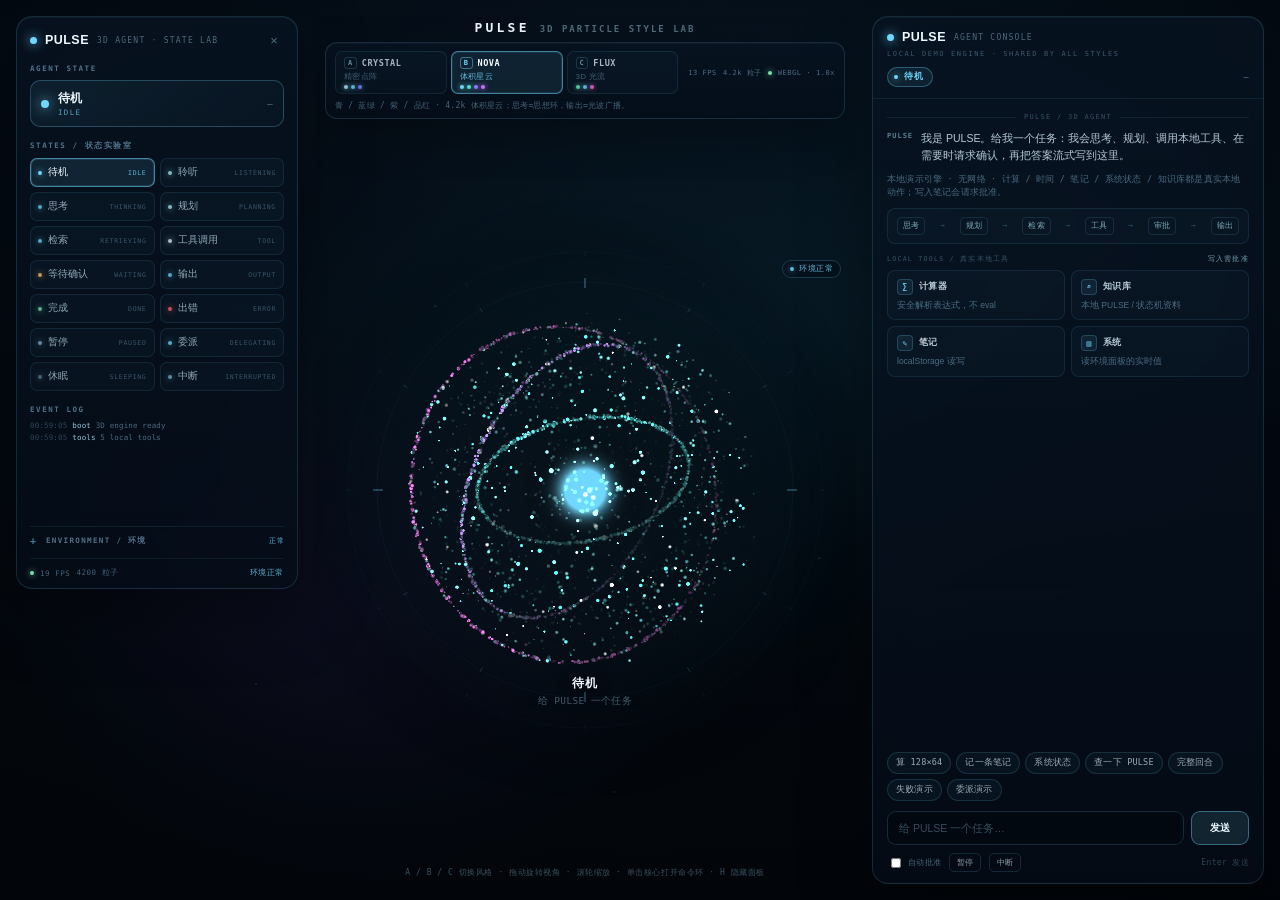
<file: design/agent-pulse-3d-styles/index.html>
<!doctype html>
<html lang="zh-CN">
<head>
<meta charset="utf-8">
<meta name="viewport" content="width=device-width, initial-scale=1">
<title>PULSE · 3D Particle Style Lab</title>
<link rel="icon" href="data:image/svg+xml,%3Csvg xmlns='http://www.w3.org/2000/svg' viewBox='0 0 32 32'%3E%3Ccircle cx='16' cy='16' r='10' fill='none' stroke='%2370D8FF' stroke-width='1.6'/%3E%3Ccircle cx='16' cy='16' r='3.5' fill='%23EAF9FF'/%3E%3C/svg%3E">
<link rel="stylesheet" href="styles.css">
</head>
<body data-style="nova">

<div class="wallpaper"><div class="photo"></div></div>

<div class="app" id="app">

  <aside class="panel lab" id="lab">
    <div class="brand">
      <span class="dot"></span>
      <b>PULSE</b>
      <span class="sub">3D AGENT · STATE LAB</span>
      <button class="icon-btn" id="btnHide" title="隐藏面板（H）">×</button>
    </div>

    <div class="lab-current">
      <div class="cap">AGENT STATE</div>
      <div class="current-card">
        <span class="state-dot" id="labStateDot"></span>
        <div class="current-name">
          <div class="zh" id="labStateZh">待机</div>
          <div class="en" id="labStateEn">IDLE</div>
        </div>
        <span class="current-time" id="labStateTime">0.0s</span>
      </div>
    </div>

    <div class="lab-section">
      <div class="cap">STATES / 状态实验室</div>
      <div class="state-grid" id="stateGrid"></div>
    </div>

    <div class="lab-section">
      <div class="cap">EVENT LOG</div>
      <div class="eventlog" id="eventLog"></div>
    </div>

    <details class="env" id="envBox">
      <summary><span>ENVIRONMENT / 环境</span><span class="health-mini" id="healthMini">正常</span></summary>
      <div class="rows">
        <label class="row"><span>负载</span><input id="cpu" type="range" min="0" max="100" value="37"><output id="outCpu">37%</output></label>
        <label class="row"><span>温度</span><input id="temp" type="range" min="40" max="95" value="62"><output id="outTemp">62°</output></label>
        <label class="row"><span>磁盘</span><input id="disk" type="range" min="0" max="100" value="44"><output id="outDisk">44%</output></label>
        <label class="row"><span>电池</span><input id="battery" type="range" min="5" max="100" value="80"><output id="outBattery">80%</output></label>
        <label class="row"><span>密度</span>
          <select id="density">
            <option value="low">低</option>
            <option value="mid" selected>中</option>
            <option value="high">高</option>
          </select>
          <output id="outDensity">0</output>
        </label>
        <label class="row"><span>帧率</span>
          <select id="frameCap">
            <option value="60" selected>60</option>
            <option value="40">40</option>
            <option value="30">30</option>
            <option value="20">20</option>
          </select>
          <output id="outFrame">60</output>
        </label>
      </div>
      <div class="env-note">环境只改变外圈健康刻度，不抢 Agent 状态颜色。</div>
    </details>

    <div class="lab-foot">
      <span class="lamp"></span>
      <span id="fps">60 FPS</span>
      <span id="particleCount">0 粒子</span>
      <span class="right" id="healthText">环境正常</span>
    </div>
  </aside>

  <main class="stage">
    <div class="stage-top">
      <span class="stage-brand">PULSE</span>
      <span class="stage-sub">3D PARTICLE STYLE LAB</span>
    </div>

    <div class="stylebar" id="styleBar">
      <div class="style-tabs" id="styleTabs">
        <button class="style-tab" data-style="crystal">
          <b><i>A</i> CRYSTAL</b>
          <span>精密点阵</span>
          <span class="swatches"><i style="--sw:#B2EEFF"></i><i style="--sw:#70D8FF"></i><i style="--sw:#7C8CFF"></i></span>
        </button>
        <button class="style-tab active" data-style="nova">
          <b><i>B</i> NOVA</b>
          <span>体积星云</span>
          <span class="swatches"><i style="--sw:#70D8FF"></i><i style="--sw:#57E0C8"></i><i style="--sw:#8C7DFF"></i><i style="--sw:#D06BFF"></i></span>
        </button>
        <button class="style-tab" data-style="flux">
          <b><i>C</i> FLUX</b>
          <span>3D 光流</span>
          <span class="swatches"><i style="--sw:#6BF0C0"></i><i style="--sw:#70D8FF"></i><i style="--sw:#FF6BD6"></i></span>
        </button>
      </div>
      <div class="style-hud">
        <span id="styleFps">60 FPS</span>
        <span id="styleCount">— 粒子</span>
        <span class="gl-dot"></span><span>WEBGL</span>
      </div>
      <div class="style-desc" id="styleDesc">青 / 蓝绿 / 紫 / 品红 · 4.2k 体积星云 · 大核心；优先气势与电影感。</div>
    </div>

    <div class="orb-wrap" id="orbWrap">
      <canvas id="gl" width="520" height="520" aria-hidden="true"></canvas>
      <canvas id="orb" width="520" height="520" aria-label="PULSE 粒子智能体"></canvas>
      <div class="orb-label" id="orbLabel">
        <div class="orb-line1" id="orbLine1">待机</div>
        <div class="orb-line2" id="orbLine2">给 PULSE 一个任务</div>
      </div>
      <div class="health-chip" id="healthChip"><i></i><span>环境正常</span></div>
      <div class="station-tip" id="stationTip"></div>
    </div>

    <div class="stage-hint">A / B / C 切换风格 · 拖动旋转视角 · 滚轮缩放 · 单击核心打开命令环 · H 隐藏面板</div>
    <button class="restore" id="restore">面板</button>
  </main>

  <aside class="panel console" id="console">
    <div class="console-head">
      <div class="brand">
        <span class="dot"></span>
        <b>PULSE</b>
        <span class="sub">AGENT CONSOLE</span>
      </div>
      <div class="engine-tag">LOCAL DEMO ENGINE · SHARED BY ALL STYLES</div>
      <div class="console-status">
        <span class="chip" id="consoleState"><i></i><em>待机</em></span>
        <span class="rate" id="consoleRate">—</span>
      </div>
    </div>

    <div class="trace" id="trace"></div>

    <div class="quick" id="quick"></div>

    <form class="composer" id="composer">
      <input id="taskInput" type="text" autocomplete="off" spellcheck="false"
             placeholder="给 PULSE 一个任务…">
      <button type="submit" id="sendBtn">发送</button>
    </form>

    <div class="console-foot">
      <label class="switch"><input type="checkbox" id="autoApprove"><span>自动批准</span></label>
      <button id="pauseBtn">暂停</button>
      <button id="cancelBtn">中断</button>
      <span class="foot-hint">Enter 发送</span>
    </div>
  </aside>

</div>

<div class="toast" id="toast"></div>

<script src="states.js"></script>
<script src="engine.js"></script>
<script src="agent.js"></script>
<script src="styleswitch.js"></script>
</body>
</html>
</file>
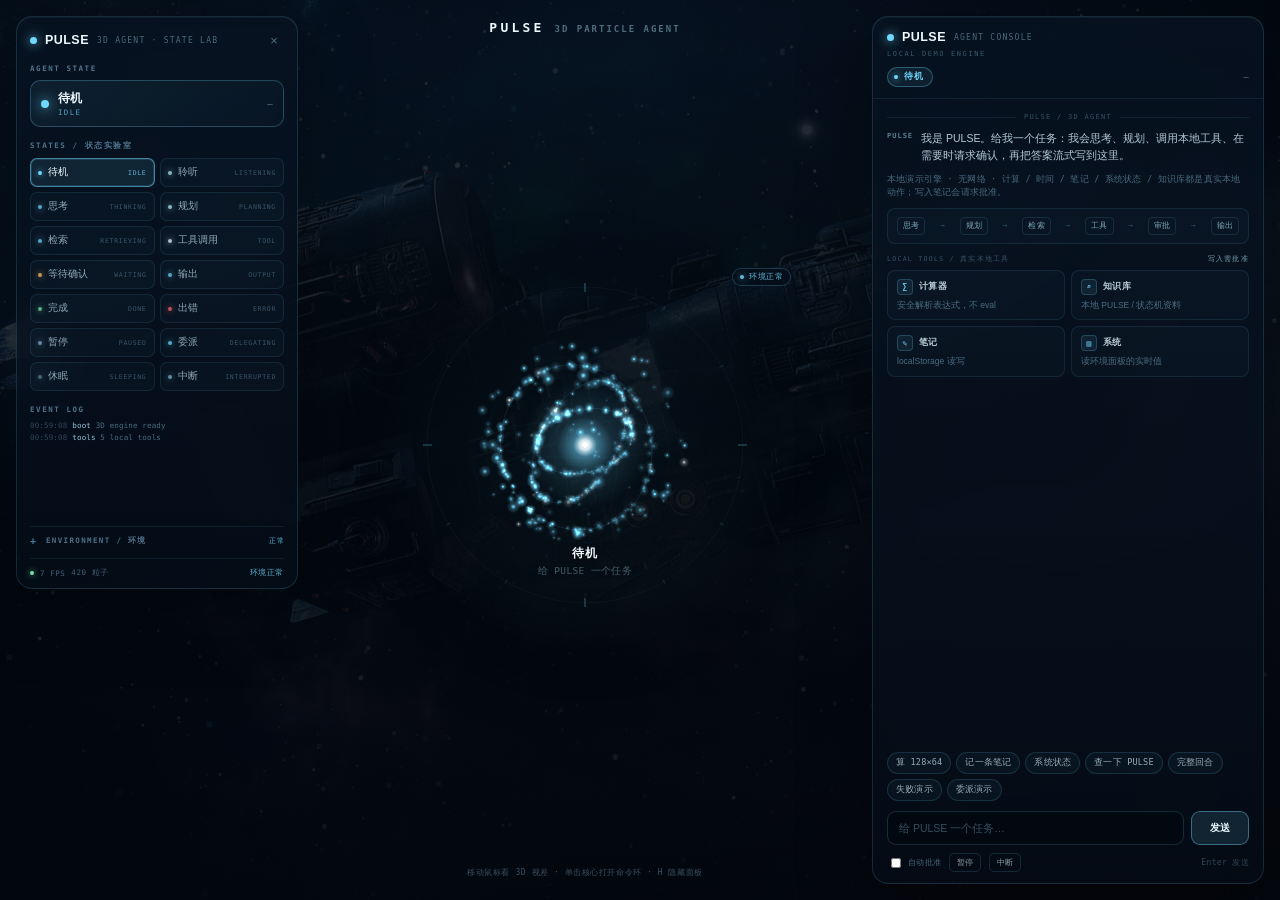
<file: design/agent-pulse-3d/index.html>
<!doctype html>
<html lang="zh-CN">
<head>
<meta charset="utf-8">
<meta name="viewport" content="width=device-width, initial-scale=1">
<title>PULSE · 3D AI Particle Agent</title>
<link rel="icon" href="data:image/svg+xml,%3Csvg xmlns='http://www.w3.org/2000/svg' viewBox='0 0 32 32'%3E%3Ccircle cx='16' cy='16' r='10' fill='none' stroke='%2370D8FF' stroke-width='1.6'/%3E%3Ccircle cx='16' cy='16' r='3.5' fill='%23EAF9FF'/%3E%3C/svg%3E">
<link rel="stylesheet" href="styles.css">
</head>
<body>

<div class="wallpaper"><div class="photo"></div></div>

<div class="app" id="app">

  <aside class="panel lab" id="lab">
    <div class="brand">
      <span class="dot"></span>
      <b>PULSE</b>
      <span class="sub">3D AGENT · STATE LAB</span>
      <button class="icon-btn" id="btnHide" title="隐藏面板（H）">×</button>
    </div>

    <div class="lab-current">
      <div class="cap">AGENT STATE</div>
      <div class="current-card">
        <span class="state-dot" id="labStateDot"></span>
        <div class="current-name">
          <div class="zh" id="labStateZh">待机</div>
          <div class="en" id="labStateEn">IDLE</div>
        </div>
        <span class="current-time" id="labStateTime">0.0s</span>
      </div>
    </div>

    <div class="lab-section">
      <div class="cap">STATES / 状态实验室</div>
      <div class="state-grid" id="stateGrid"></div>
    </div>

    <div class="lab-section">
      <div class="cap">EVENT LOG</div>
      <div class="eventlog" id="eventLog"></div>
    </div>

    <details class="env" id="envBox">
      <summary><span>ENVIRONMENT / 环境</span><span class="health-mini" id="healthMini">正常</span></summary>
      <div class="rows">
        <label class="row"><span>负载</span><input id="cpu" type="range" min="0" max="100" value="37"><output id="outCpu">37%</output></label>
        <label class="row"><span>温度</span><input id="temp" type="range" min="40" max="95" value="62"><output id="outTemp">62°</output></label>
        <label class="row"><span>磁盘</span><input id="disk" type="range" min="0" max="100" value="44"><output id="outDisk">44%</output></label>
        <label class="row"><span>电池</span><input id="battery" type="range" min="5" max="100" value="80"><output id="outBattery">80%</output></label>
        <label class="row"><span>密度</span>
          <select id="density">
            <option value="low">低</option>
            <option value="mid" selected>中</option>
            <option value="high">高</option>
          </select>
          <output id="outDensity">360</output>
        </label>
      </div>
      <div class="env-note">环境只改变外圈健康刻度，不抢 Agent 状态颜色。</div>
    </details>

    <div class="lab-foot">
      <span class="lamp"></span>
      <span id="fps">30 FPS</span>
      <span id="particleCount">360 粒子</span>
      <span class="right" id="healthText">环境正常</span>
    </div>
  </aside>

  <main class="stage">
    <div class="stage-top">
      <span class="stage-brand">PULSE</span>
      <span class="stage-sub">3D PARTICLE AGENT</span>
    </div>

    <div class="orb-wrap" id="orbWrap">
      <canvas id="orb" width="420" height="420" aria-label="PULSE 粒子智能体"></canvas>
      <div class="orb-label" id="orbLabel">
        <div class="orb-line1" id="orbLine1">待机</div>
        <div class="orb-line2" id="orbLine2">给 PULSE 一个任务</div>
      </div>
      <div class="health-chip" id="healthChip"><i></i><span>环境正常</span></div>
      <div class="station-tip" id="stationTip"></div>
    </div>

    <div class="stage-hint">移动鼠标看 3D 视差 · 单击核心打开命令环 · H 隐藏面板</div>
    <button class="restore" id="restore">面板</button>
  </main>

  <aside class="panel console" id="console">
    <div class="console-head">
      <div class="brand">
        <span class="dot"></span>
        <b>PULSE</b>
        <span class="sub">AGENT CONSOLE</span>
      </div>
      <div class="engine-tag">LOCAL DEMO ENGINE</div>
      <div class="console-status">
        <span class="chip" id="consoleState"><i></i><em>待机</em></span>
        <span class="rate" id="consoleRate">—</span>
      </div>
    </div>

    <div class="trace" id="trace"></div>

    <div class="quick" id="quick"></div>

    <form class="composer" id="composer">
      <input id="taskInput" type="text" autocomplete="off" spellcheck="false"
             placeholder="给 PULSE 一个任务…">
      <button type="submit" id="sendBtn">发送</button>
    </form>

    <div class="console-foot">
      <label class="switch"><input type="checkbox" id="autoApprove"><span>自动批准</span></label>
      <button id="pauseBtn">暂停</button>
      <button id="cancelBtn">中断</button>
      <span class="foot-hint">Enter 发送</span>
    </div>
  </aside>

</div>

<div class="toast" id="toast"></div>

<script src="states.js"></script>
<script src="engine.js"></script>
<script src="agent.js"></script>
</body>
</html>
</file>
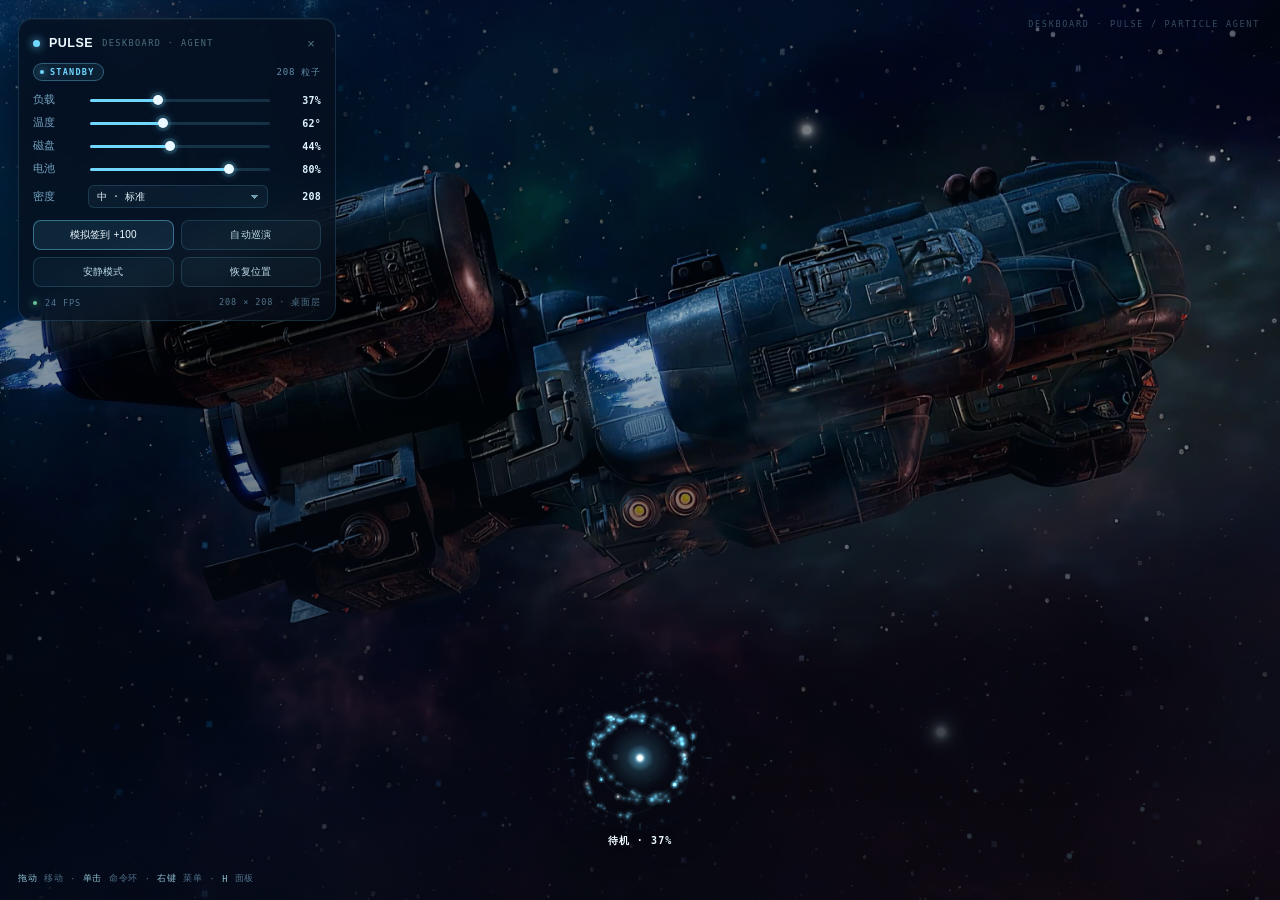
<file: design/agent-pulse/index.html>
<!doctype html>
<html lang="zh-CN">
<head>
<meta charset="utf-8">
<meta name="viewport" content="width=device-width, initial-scale=1">
<title>PULSE · 桌面智能体粒子 Demo</title>
<link rel="icon" href="data:image/svg+xml,%3Csvg xmlns='http://www.w3.org/2000/svg' viewBox='0 0 32 32'%3E%3Ccircle cx='16' cy='16' r='9' fill='none' stroke='%2370D8FF' stroke-width='2'/%3E%3Ccircle cx='16' cy='16' r='3' fill='%23EAF9FF'/%3E%3C/svg%3E">
<style>
  :root{
    --font: -apple-system, BlinkMacSystemFont, "SF Pro Text", "PingFang SC", "Helvetica Neue", Arial, sans-serif;
    --mono: "SF Mono", ui-monospace, Menlo, Monaco, monospace;
    --cyan:#70D8FF; --cyan-b:#B2EEFF; --paper:#E2F6FF; --muted:#7EB0CE;
    --amber:#FFC46B; --red:#FF6B6B; --green:#78E2AC;
    --accent:#70D8FF;
    --line:rgba(112,216,255,.16);
    --panel:rgba(6,15,27,.72);
    --ink:#050b14;
    --agent:208px;
  }
  *{box-sizing:border-box}
  html,body{margin:0;height:100%;overflow:hidden;background:var(--ink)}
  body{
    font-family:var(--font);color:#cfe6f2;
    -webkit-font-smoothing:antialiased;
    user-select:none;
  }
  .wallpaper{position:fixed;inset:0;background:radial-gradient(120% 90% at 50% 8%, #143049 0%, #071421 42%, #03070d 100%)}
  .wallpaper .photo{position:absolute;inset:0;background:url("../temp-row/bg.jpg") center/cover no-repeat;opacity:.95}
  .wallpaper::after{
    content:"";position:absolute;inset:0;
    background:
      radial-gradient(120% 78% at 50% 0%, rgba(3,10,20,.52), rgba(3,10,20,.14) 52%, rgba(3,10,20,.58) 100%),
      linear-gradient(180deg, rgba(3,10,20,.38), rgba(3,10,20,.06) 34%, rgba(3,10,20,.52));
  }

  /* ---------- 控制台 ---------- */
  .deck{
    position:fixed;top:18px;left:18px;z-index:20;width:318px;
    padding:14px 14px 11px;border-radius:14px;
    background:var(--panel);border:1px solid var(--line);
    backdrop-filter:blur(18px) saturate(1.15);
    -webkit-backdrop-filter:blur(18px) saturate(1.15);
    box-shadow:0 18px 60px rgba(0,0,0,.42), inset 0 1px 0 rgba(255,255,255,.04);
    transition:opacity .22s ease, transform .22s ease;
  }
  .deck.hidden{opacity:0;transform:translateY(-10px);pointer-events:none}
  .brand{display:flex;align-items:center;gap:9px;min-height:18px}
  .brand .dot{width:7px;height:7px;border-radius:50%;background:var(--accent);box-shadow:0 0 10px var(--accent);flex:none;transition:background .3s,box-shadow .3s}
  .brand b{font-size:12.5px;letter-spacing:.5px;color:#EDF9FF;font-weight:650}
  .brand .sub{font:8.5px var(--mono);letter-spacing:1.45px;color:rgba(178,238,255,.42);white-space:nowrap}
  .collapse{
    margin-left:auto;width:20px;height:20px;padding:0;border-radius:6px;
    display:grid;place-items:center;font-size:13px;line-height:1;
    background:transparent;border:1px solid transparent;color:rgba(178,238,255,.45);
    cursor:pointer;transition:.15s;
  }
  .collapse:hover{color:#EDF9FF;border-color:var(--line);background:rgba(112,216,255,.07)}

  .statebar{display:flex;align-items:center;gap:10px;margin-top:10px}
  .state{
    display:inline-flex;align-items:center;gap:6px;padding:3px 8px 3px 6px;border-radius:999px;
    border:1px solid color-mix(in srgb, var(--accent) 34%, transparent);
    background:color-mix(in srgb, var(--accent) 8%, transparent);
    font:600 8.5px var(--mono);letter-spacing:1.25px;color:var(--accent);transition:.3s;
  }
  .state i{width:4px;height:4px;border-radius:50%;background:var(--accent);box-shadow:0 0 7px var(--accent);transition:.3s}
  .state em{font-style:normal}
  .statebar .count{margin-left:auto;font:9px var(--mono);letter-spacing:.8px;color:rgba(126,176,206,.78);font-variant-numeric:tabular-nums}

  .rows{display:grid;gap:9px;margin-top:12px}
  .row{display:grid;grid-template-columns:46px minmax(0,1fr) 44px;align-items:center;gap:9px;font-size:10.5px;color:rgba(126,176,206,.9)}
  .row > span{letter-spacing:.3px;white-space:nowrap}
  .row output{font:600 10px var(--mono);letter-spacing:.2px;color:#DFF3FF;text-align:right;font-variant-numeric:tabular-nums}
  input[type=range]{
    -webkit-appearance:none;appearance:none;width:100%;height:3px;border-radius:2px;outline:none;
    background:linear-gradient(90deg, var(--accent) 0 var(--fill,36%), rgba(112,216,255,.16) var(--fill,36%) 100%);
    cursor:pointer;
  }
  input[type=range]::-webkit-slider-thumb{
    -webkit-appearance:none;width:10px;height:10px;border-radius:50%;background:#EAF9FF;
    box-shadow:0 0 0 3px rgba(112,216,255,.12), 0 0 10px rgba(112,216,255,.55);
    cursor:grab;
  }
  input[type=range]::-webkit-slider-thumb:active{cursor:grabbing}
  input[type=range]::-moz-range-thumb{width:10px;height:10px;border:0;border-radius:50%;background:#EAF9FF;box-shadow:0 0 0 3px rgba(112,216,255,.12)}

  select{
    appearance:none;-webkit-appearance:none;width:100%;height:23px;padding:0 22px 0 8px;
    border-radius:6px;border:1px solid var(--line);background:rgba(112,216,255,.05);
    color:#DFF3FF;font:10px var(--mono);outline:none;cursor:pointer;
    background-image:linear-gradient(45deg,transparent 50%,rgba(178,238,255,.62) 50%),linear-gradient(135deg,rgba(178,238,255,.62) 50%,transparent 50%);
    background-position:calc(100% - 12px) 9px, calc(100% - 8px) 9px;
    background-size:4px 4px,4px 4px;background-repeat:no-repeat;
  }
  select:hover{border-color:rgba(112,216,255,.34)}
  select option{background:#0A1927;color:#DFF3FF}

  .actions{display:grid;grid-template-columns:1fr 1fr;gap:7px;margin-top:12px}
  .actions button{
    padding:7px 8px;border-radius:8px;border:1px solid var(--line);
    background:rgba(112,216,255,.045);color:rgba(206,236,252,.92);
    font:500 10px var(--font);letter-spacing:.2px;cursor:pointer;
    transition:background .15s,border-color .15s,color .15s,transform .1s;
  }
  .actions button:hover{background:rgba(112,216,255,.11);border-color:rgba(112,216,255,.36);color:#F0FBFF}
  .actions button:active{transform:translateY(1px)}
  .actions button.primary{border-color:rgba(112,216,255,.42);color:#EDF9FF;background:rgba(112,216,255,.10)}
  .actions button.on{border-color:rgba(255,196,107,.5);color:var(--amber);background:rgba(255,196,107,.09)}
  .meta{display:flex;align-items:center;gap:8px;margin-top:10px;font:8.5px var(--mono);letter-spacing:.9px;color:rgba(126,176,206,.62)}
  .meta .lamp{width:4px;height:4px;border-radius:50%;background:var(--green);box-shadow:0 0 7px var(--green);opacity:.85}
  .meta .right{margin-left:auto}

  /* ---------- 智能体 ---------- */
  #stage{position:fixed;inset:0;z-index:5}
  .agent{
    position:fixed;left:0;top:0;width:var(--agent);height:var(--agent);
    touch-action:none;cursor:grab;will-change:left,top;
  }
  .agent::before{
    content:"";position:absolute;inset:-10px;border-radius:50%;pointer-events:none;
    background:radial-gradient(circle at 50% 48%, rgba(3,10,20,.34), rgba(3,10,20,.16) 44%, rgba(3,10,20,0) 70%);
  }
  .agent.dragging{cursor:grabbing}
  .agent.quiet{opacity:.55;transition:opacity .45s ease}
  .agent canvas{position:absolute;inset:0;width:var(--agent);height:var(--agent);display:block}
  .labels{
    position:absolute;left:0;right:0;bottom:3px;text-align:center;pointer-events:none;
    text-shadow:0 1px 10px rgba(0,0,0,.78);transition:opacity .18s ease;
  }
  .agent.focus .labels{opacity:0}
  .line1{font:600 10px var(--mono);letter-spacing:1.1px;color:#EDF9FF;white-space:nowrap}
  .line2{
    margin-top:2px;font:9px var(--mono);letter-spacing:.35px;color:rgba(178,238,255,.78);
    white-space:nowrap;opacity:0;transform:translateY(-2px);transition:opacity .18s ease,transform .18s ease;
  }
  .agent:hover .line2,.agent.sensed .line2{opacity:1;transform:translateY(0)}
  .agent.notice .line2{opacity:1;transform:translateY(0);color:rgba(205,241,255,.9)}
  .station-tip{
    position:absolute;z-index:4;padding:3px 7px;border-radius:6px;
    background:rgba(6,15,27,.9);border:1px solid var(--line);
    font:9px var(--mono);letter-spacing:.4px;color:#EDF9FF;white-space:nowrap;
    pointer-events:none;opacity:0;transform:translate(-50%,-100%);
    transition:opacity .12s ease;box-shadow:0 6px 20px rgba(0,0,0,.35);
  }
  .station-tip.below{transform:translate(-50%,0)}
  .station-tip.show{opacity:1}
  .toast{
    position:absolute;left:50%;bottom:calc(100% + 8px);z-index:5;
    padding:4px 9px;border-radius:999px;white-space:nowrap;
    background:rgba(6,15,27,.88);border:1px solid color-mix(in srgb, var(--accent) 34%, transparent);
    font:9.5px var(--mono);letter-spacing:.35px;color:#EDF9FF;
    pointer-events:none;opacity:0;transform:translate(-50%,6px);
    transition:opacity .18s ease,transform .18s ease;box-shadow:0 8px 26px rgba(0,0,0,.4);
  }
  .toast.show{opacity:1;transform:translate(-50%,0)}

  /* ---------- 右键菜单 ---------- */
  .ctx{
    position:fixed;z-index:50;min-width:178px;padding:5px;border-radius:10px;
    background:rgba(6,15,27,.9);border:1px solid var(--line);
    backdrop-filter:blur(16px);-webkit-backdrop-filter:blur(16px);
    box-shadow:0 16px 48px rgba(0,0,0,.5);display:none;
  }
  .ctx.show{display:block}
  .ctx button{
    display:block;width:100%;padding:7px 9px;border:0;border-radius:6px;
    background:transparent;color:rgba(206,236,252,.9);text-align:left;
    font:10px var(--font);cursor:pointer;
  }
  .ctx button:hover{background:rgba(112,216,255,.10);color:#F0FBFF}
  .ctx .sep{height:1px;margin:4px 6px;background:var(--line)}

  .watermark{
    position:fixed;top:19px;right:20px;z-index:6;
    font:8.5px var(--mono);letter-spacing:1.7px;color:rgba(178,238,255,.30);
  }
  .hint{
    position:fixed;left:18px;bottom:15px;z-index:6;
    font:8.5px var(--mono);letter-spacing:.55px;color:rgba(126,176,206,.62);
    display:flex;align-items:center;gap:7px;
  }
  .hint b{font-weight:500;color:rgba(178,238,255,.8)}

  @media (max-width:720px){
    .deck{width:calc(100vw - 28px);left:14px;top:14px}
    .watermark{display:none}
    .hint{left:14px;bottom:10px;font-size:8px}
    .line1{font-size:9px}
    .line2{font-size:8.5px}
  }
</style>
</head>
<body>

<div class="wallpaper"><div class="photo"></div></div>

<aside class="deck" id="deck">
  <div class="brand">
    <span class="dot"></span>
    <b>PULSE</b>
    <span class="sub">DESKBOARD · AGENT</span>
    <button class="collapse" id="btnCollapse" title="隐藏面板（H）">×</button>
  </div>

  <div class="statebar">
    <span class="state" id="stateChip"><i></i><em id="stateName">STANDBY</em></span>
    <span class="count" id="particleCount">208 粒子</span>
  </div>

  <div class="rows">
    <label class="row"><span>负载</span><input id="cpu" type="range" min="0" max="100" value="37"><output id="outCpu">37%</output></label>
    <label class="row"><span>温度</span><input id="temp" type="range" min="40" max="95" value="62"><output id="outTemp">62°</output></label>
    <label class="row"><span>磁盘</span><input id="disk" type="range" min="0" max="100" value="44"><output id="outDisk">44%</output></label>
    <label class="row"><span>电池</span><input id="battery" type="range" min="5" max="100" value="80"><output id="outBattery">80%</output></label>
    <label class="row"><span>密度</span>
      <select id="density">
        <option value="low">低 · 安静</option>
        <option value="mid" selected>中 · 标准</option>
        <option value="high">高 · 活跃</option>
      </select>
      <output id="outDensity">208</output>
    </label>
  </div>

  <div class="actions">
    <button class="primary" id="btnSign">模拟签到 +100</button>
    <button id="btnTour">自动巡演</button>
    <button id="btnQuiet">安静模式</button>
    <button id="btnReset">恢复位置</button>
  </div>

  <div class="meta">
    <span class="lamp"></span><span id="fps">30 FPS</span>
    <span class="right">208 × 208 · 桌面层</span>
  </div>
</aside>

<main id="stage">
  <div class="agent" id="agent">
    <canvas id="orb" width="208" height="208" aria-hidden="true"></canvas>
    <div class="labels" id="labels">
      <div class="line1" id="line1">待机 · 37%</div>
      <div class="line2" id="line2">62°C · 签到 4/4</div>
    </div>
    <div class="station-tip" id="stationTip"></div>
    <div class="toast" id="toast"></div>
  </div>
</main>

<div class="watermark">DESKBOARD · PULSE / PARTICLE AGENT</div>
<div class="hint"><b>拖动</b> 移动 <span>·</span> <b>单击</b> 命令环 <span>·</span> <b>右键</b> 菜单 <span>·</span> <b>H</b> 面板</div>

<div class="ctx" id="ctx">
  <button data-act="quiet" id="ctxQuiet">安静模式</button>
  <button data-act="sign">模拟签到</button>
  <button data-act="tour">自动巡演</button>
  <div class="sep"></div>
  <button data-act="reset">恢复默认位置</button>
  <button data-act="hide">隐藏控制面板</button>
</div>

<script>
(() => {
  'use strict';

  const W = 208, H = 208, CX = W / 2, CY = 100;
  const DENSITY = { low: .42, mid: 1, high: 1.55 };
  const RING_DEFS = [
    { r: 44, n: 48, speed: .17,  tilt: -.16, squash: .95, smin: .86, smax: 1.78, amin: .36, amax: .98 },
    { r: 54, n: 44, speed: -.12, tilt: .62,  squash: .62, smin: .80, smax: 1.62, amin: .28, amax: .82 },
    { r: 63, n: 40, speed: .08,  tilt: -.92, squash: .72, smin: .70, smax: 1.44, amin: .22, amax: .68 },
  ];
  const STATIONS = [
    { a: -Math.PI / 2, key: 'sign',    glyph: '签', label: '立即签到 · 全部平台' },
    { a: 0,            key: 'inspect', glyph: '巡', label: '巡检 · 系统状态' },
    { a: Math.PI / 2,  key: 'tidy',    glyph: '收', label: '收纳 · 扫桌面入库' },
    { a: Math.PI,      key: 'quiet',   glyph: '静', label: '安静 · 暂停粒子' },
  ];
  const RGB = {
    cyan: [112, 216, 255], amber: [255, 196, 107], red: [255, 107, 107],
    green: [120, 226, 172], white: [226, 246, 255], muted: [126, 176, 206],
  };
  const HEX = { cyan: '#70D8FF', amber: '#FFC46B', red: '#FF6B6B', green: '#78E2AC' };
  const $ = (s, r = document) => r.querySelector(s);
  const clamp = (v, a, b) => Math.max(a, Math.min(b, v));
  const lerp = (a, b, t) => a + (b - a) * t;
  const easeOut = t => 1 - Math.pow(1 - t, 3);
  const rgba = (name, a) => { const c = RGB[name]; return `rgba(${c[0]},${c[1]},${c[2]},${a})`; };
  const dist = (x1, y1, x2, y2) => Math.hypot(x2 - x1, y2 - y1);

  function mulberry32(a) {
    return function () {
      a |= 0; a = a + 0x6D2B79F5 | 0;
      let t = Math.imul(a ^ a >>> 15, 1 | a);
      t = t + Math.imul(t ^ t >>> 7, 61 | t) ^ t;
      return ((t ^ t >>> 14) >>> 0) / 4294967296;
    };
  }

  const state = {
    cpu: 37, temp: 62, disk: 44, battery: 80,
    density: 'mid', quiet: false, focus: false, focusProgress: 0,
    credits: 4, total: 4,
    simTime: 0, lastInteraction: performance.now(),
    celebrateUntil: -1, coreFlash: 0,
    sensing: false, prox: 0, accent: 'cyan',
  };

  const agent = $('#agent');
  const canvas = $('#orb');
  const ctx = canvas.getContext('2d');
  const deck = $('#deck');
  const line1 = $('#line1');
  const line2 = $('#line2');
  const stateName = $('#stateName');
  const particleCount = $('#particleCount');
  const fpsEl = $('#fps');
  const tip = $('#stationTip');
  const toastEl = $('#toast');
  const ctxMenu = $('#ctx');
  const inputs = {
    cpu: $('#cpu'), temp: $('#temp'), disk: $('#disk'), battery: $('#battery'),
    density: $('#density'),
  };
  const outputs = {
    cpu: $('#outCpu'), temp: $('#outTemp'), disk: $('#outDisk'),
    battery: $('#outBattery'), density: $('#outDensity'),
  };

  let dpr = 1;
  let rings = [];
  let dust = [];
  let waves = [];
  let burst = [];
  let wake = [];
  let alertOn = false;
  let lastWaveAt = -99;
  let pointer = { x: CX, y: CY, seen: false };
  let drag = null;
  let userMoved = false;
  let hoverStation = -1;
  let toastTimer = 0;
  let lastReadout = '';
  let lastChip = '';
  let frameCount = 0, fpsWindow = performance.now();
  let tour = null, tourTimer = 0;
  let lastDraw = 0;
  let lastFrameAt = performance.now();
  const sprites = {};

  /* ---------- 精灵：所有发光都是预渲染位图，逐帧不再建渐变 ---------- */
  function buildSprites() {
    for (const name of ['cyan', 'amber', 'red', 'green', 'white', 'muted']) {
      const c = document.createElement('canvas');
      c.width = c.height = 64;
      const g = c.getContext('2d');
      const grad = g.createRadialGradient(32, 32, 0, 32, 32, 32);
      grad.addColorStop(0, rgba(name, 1));
      grad.addColorStop(.14, rgba(name, .94));
      grad.addColorStop(.42, rgba(name, .30));
      grad.addColorStop(1, rgba(name, 0));
      g.fillStyle = grad;
      g.fillRect(0, 0, 64, 64);
      sprites[name] = c;
    }
    for (const name of ['cyan', 'amber', 'red', 'green']) {
      const c = document.createElement('canvas');
      c.width = c.height = 192;
      const g = c.getContext('2d');
      const grad = g.createRadialGradient(96, 96, 0, 96, 96, 96);
      grad.addColorStop(0, 'rgba(250,253,255,1)');
      grad.addColorStop(.08, 'rgba(240,251,255,.96)');
      grad.addColorStop(.18, rgba(name, .46));
      grad.addColorStop(.42, rgba(name, .13));
      grad.addColorStop(1, rgba(name, 0));
      g.fillStyle = grad;
      g.fillRect(0, 0, 192, 192);
      sprites['core_' + name] = c;
    }
  }

  function resizeCanvas() {
    dpr = Math.min(window.devicePixelRatio || 1, 3);
    canvas.width = Math.round(W * dpr);
    canvas.height = Math.round(H * dpr);
    canvas.style.width = W + 'px';
    canvas.style.height = H + 'px';
    ctx.setTransform(dpr, 0, 0, dpr, 0, 0);
  }

  /* ---------- 粒子 ---------- */
  function buildParticles(seed = 0x5F3759DF) {
    const rng = mulberry32(seed);
    const scale = DENSITY[state.density] || 1;
    rings = RING_DEFS.map(def => {
      const n = Math.max(6, Math.round(def.n * scale));
      const arr = [];
      for (let i = 0; i < n; i++) {
        arr.push({
          a: rng() * Math.PI * 2,
          r: def.r + (rng() - .5) * 2.6,
          size: def.smin + rng() * (def.smax - def.smin),
          alpha: def.amin + rng() * (def.amax - def.amin),
          phase: rng() * Math.PI * 2,
          white: rng() < .06,
        });
      }
      return { def, particles: arr };
    });
    const dustN = state.density === 'low' ? 32 : state.density === 'high' ? 112 : 76;
    dust = [];
    for (let i = 0; i < dustN; i++) {
      dust.push({
        a: rng() * Math.PI * 2,
        r: 66 + rng() * 26,
        speed: .008 + rng() * .022,
        size: .45 + rng() * .72,
        alpha: .045 + rng() * .16,
        phase: rng() * Math.PI * 2,
      });
    }
    waves = []; burst = []; wake = [];
    updateCount();
  }

  function updateCount() {
    const n = rings.reduce((s, r) => s + r.particles.length, 0) + dust.length;
    particleCount.textContent = n + ' 粒子';
    outputs.density.textContent = n;
  }

  /* ---------- 状态 ---------- */
  function severity() {
    const t = state.temp < 70 ? 0 : state.temp <= 85 ? 1 : 2;
    const d = state.disk < 80 ? 0 : state.disk <= 90 ? 1 : 2;
    const b = state.battery > 20 ? 0 : state.battery >= 10 ? 1 : 2;
    return Math.max(t, d, b);
  }

  function issue() {
    if (state.battery < 10) return { level: 2, text: `电池 ${state.battery}%` };
    if (state.disk > 90) return { level: 2, text: `磁盘将满 ${state.disk}%` };
    if (state.temp > 85) return { level: 2, text: `温度过高 ${Math.round(state.temp)}°C` };
    if (state.temp > 70) return { level: 1, text: `温度偏高 ${Math.round(state.temp)}°C` };
    if (state.disk > 80) return { level: 1, text: `磁盘 ${state.disk}%` };
    if (state.battery < 20) return { level: 1, text: `电池偏低 ${state.battery}%` };
    if (state.cpu >= 70) return { level: 0, text: `负载 ${state.cpu}%` };
    return { level: 0, text: `${Math.round(state.temp)}°C` };
  }

  function modeName() {
    if (state.quiet) return 'DORMANT';
    if (state.focus) return 'FOCUS';
    if (state.simTime < state.celebrateUntil) return 'CELEBRATE';
    if (severity() >= 2) return 'ALERT';
    if (state.sensing) return 'SENSING';
    if (state.cpu >= 70) return 'LOAD';
    return 'STANDBY';
  }

  const ZH = { STANDBY: '待机', SENSING: '感知', LOAD: '负载', ALERT: '告警', FOCUS: '交互', DORMANT: '安静', CELEBRATE: '签到' };

  function updateReadout(force) {
    const mode = modeName();
    const sev = severity();
    const accent = sev === 2 ? 'red' : sev === 1 ? 'amber' : 'cyan';
    if (accent !== state.accent) {
      state.accent = accent;
      document.documentElement.style.setProperty('--accent', HEX[accent]);
    }
    if (stateName.textContent !== mode) stateName.textContent = mode;
    const issueInfo = issue();
    let l1, l2;
    if (state.quiet) {
      l1 = '安静';
      l2 = '点击唤醒';
    } else if (state.focus) {
      l1 = `交互 · ${Math.round(state.cpu)}%`;
      l2 = '选择一项操作';
    } else if (mode === 'CELEBRATE') {
      l1 = `签到 · ${state.cpu}%`;
      l2 = 'Trae +100 · 今日 4/4';
    } else {
      l1 = `${ZH[mode] || '待机'} · ${Math.round(state.cpu)}%`;
      if (sev >= 2) l2 = issueInfo.text;
      else if (issueInfo.level > 0) l2 = `${issueInfo.text} · 签到 ${state.credits}/${state.total}`;
      else l2 = `${Math.round(state.temp)}°C · 签到 ${state.credits}/${state.total}`;
    }
    const notice = state.quiet || mode === 'CELEBRATE' || sev > 0 || state.cpu >= 70;
    agent.classList.toggle('notice', notice);
    const key = l1 + '|' + l2;
    if (force || key !== lastReadout) {
      lastReadout = key;
      line1.textContent = l1;
      line2.textContent = l2;
    }
  }

  function setQuiet(v) {
    state.quiet = !!v;
    agent.classList.toggle('quiet', state.quiet);
    $('#btnQuiet').textContent = state.quiet ? '唤醒粒子' : '安静模式';
    $('#btnQuiet').classList.toggle('on', state.quiet);
    $('#ctxQuiet').textContent = state.quiet ? '唤醒粒子' : '安静模式';
    state.lastInteraction = performance.now();
    updateReadout(true);
  }

  function openFocus() {
    if (state.focus) return;
    state.focus = true;
    agent.classList.add('focus');
    hideTip();
    state.lastInteraction = performance.now();
    updateReadout(true);
  }

  function closeFocus() {
    if (!state.focus) return;
    state.focus = false;
    agent.classList.remove('focus');
    hideTip();
    updateReadout(true);
  }

  function toast(msg) {
    toastEl.textContent = msg;
    toastEl.classList.add('show');
    clearTimeout(toastTimer);
    toastTimer = setTimeout(() => toastEl.classList.remove('show'), 1800);
  }

  function celebrate() {
    state.celebrateUntil = state.simTime + 1.6;
    state.coreFlash = 1;
    const rng = mulberry32((state.simTime * 1000 | 0) ^ 0x9E3779B9);
    for (let i = 0; i < 108; i++) {
      burst.push({
        a: rng() * Math.PI * 2,
        r0: 16 + rng() * 12,
        r1: 58 + rng() * 38,
        age: -rng() * .16,
        life: .72 + rng() * .66,
        spin: (rng() - .5) * 1.14,
        size: .55 + rng() * 1.35,
        white: rng() < .28,
      });
    }
    state.lastInteraction = performance.now();
  }

  function spawnWave() {
    waves.push({ age: 0, life: 1.15 });
    waves.push({ age: -.18, life: 1.15 });
  }

  function updateAlert() {
    const crit = !state.quiet && (state.battery < 10 || state.disk > 90 || state.temp > 85);
    if (crit && !alertOn) {
      alertOn = true;
      spawnWave();
      lastWaveAt = state.simTime;
    } else if (!crit) {
      alertOn = false;
    } else if (state.simTime - lastWaveAt > 7) {
      spawnWave();
      lastWaveAt = state.simTime;
    }
  }

  /* ---------- 交互 ---------- */
  function stationAt(mx, my) {
    if (!state.focus || state.focusProgress < .55) return -1;
    const R = 82 * easeOut(state.focusProgress);
    let best = -1, bestD = 24;
    for (let i = 0; i < STATIONS.length; i++) {
      const s = STATIONS[i];
      const x = CX + Math.cos(s.a) * R;
      const y = CY + Math.sin(s.a) * R;
      const d = dist(mx, my, x, y);
      if (d < bestD) { best = i; bestD = d; }
    }
    return best;
  }

  function showTip(index) {
    if (index < 0) { hideTip(); return; }
    const R = 82 * easeOut(state.focusProgress);
    const s = STATIONS[index];
    const x = CX + Math.cos(s.a) * R;
    const y = CY + Math.sin(s.a) * R;
    tip.textContent = s.label;
    tip.style.left = x + 'px';
    if (y < 46) {
      tip.style.top = (y + 20) + 'px';
      tip.classList.add('below');
    } else {
      tip.style.top = (y - 20) + 'px';
      tip.classList.remove('below');
    }
    tip.classList.add('show');
  }
  function hideTip() {
    tip.classList.remove('show');
    hoverStation = -1;
  }

  function setHover(index) {
    if (hoverStation === index) return;
    hoverStation = index;
    if (index < 0) hideTip(); else showTip(index);
  }

  function updateStationHover(mx, my) {
    if (!state.focus) { hideTip(); return; }
    const st = stationAt(mx, my);
    setHover(st);
    canvas.style.cursor = st >= 0 ? 'pointer' : 'default';
  }

  function doAction(key) {
    state.lastInteraction = performance.now();
    switch (key) {
      case 'sign':
        celebrate();
        toast('Trae +100 · 今日 4/4');
        break;
      case 'inspect':
        toast(`巡检 · CPU ${state.cpu}% · ${Math.round(state.temp)}°C · 磁盘 ${state.disk}%`);
        break;
      case 'tidy':
        toast('已扫桌面 · 0 个文件夹（演示）');
        break;
      case 'quiet':
        setQuiet(!state.quiet);
        toast(state.quiet ? '安静模式 · 8fps' : '粒子已唤醒');
        break;
    }
  }

  function setAgentPos(x, y) {
    const maxX = Math.max(8, window.innerWidth - W - 8);
    const maxY = Math.max(8, window.innerHeight - H - 8);
    agent.style.left = clamp(x, 8, maxX) + 'px';
    agent.style.top = clamp(y, 8, maxY) + 'px';
  }

  function centerAgent() {
    setAgentPos((window.innerWidth - W) / 2, window.innerHeight - H - 34);
    userMoved = false;
  }

  function spawnWake(dx, dy) {
    const rng = mulberry32(((state.simTime * 1000 | 0) + dx * 31 + dy * 17) >>> 0);
    for (let i = 0; i < 3; i++) {
      wake.push({
        x: CX - dx * .55 + (rng() - .5) * 18,
        y: CY - dy * .55 + (rng() - .5) * 18,
        vx: -dx * .22 + (rng() - .5) * 8,
        vy: -dy * .22 + (rng() - .5) * 8,
        life: .30 + rng() * .28, age: 0,
        size: .5 + rng() * .85,
      });
    }
    if (wake.length > 90) wake.splice(0, wake.length - 90);
  }

  agent.addEventListener('pointerdown', e => {
    if (e.button === 2) return;
    state.lastInteraction = performance.now();
    if (state.focus) {
      const r = agent.getBoundingClientRect();
      const mx = e.clientX - r.left, my = e.clientY - r.top;
      const st = stationAt(mx, my);
      if (st >= 0) doAction(STATIONS[st].key);
      closeFocus();
      drag = { consumed: true };
      return;
    }
    const r = agent.getBoundingClientRect();
    drag = {
      x: e.clientX, y: e.clientY, left: r.left, top: r.top,
      moved: false, consumed: false, id: e.pointerId,
    };
    try { agent.setPointerCapture(e.pointerId); } catch (_) {}
  });

  agent.addEventListener('pointermove', e => {
    if (!drag || drag.consumed) return;
    if (!drag.moved) {
      if (dist(e.clientX, e.clientY, drag.x, drag.y) < 4) return;
      drag.moved = true;
      agent.classList.add('dragging');
    }
    const nx = drag.left + (e.clientX - drag.x);
    const ny = drag.top + (e.clientY - drag.y);
    const oldX = parseFloat(agent.style.left) || 0;
    const oldY = parseFloat(agent.style.top) || 0;
    setAgentPos(nx, ny);
    spawnWake((parseFloat(agent.style.left) || 0) - oldX, (parseFloat(agent.style.top) || 0) - oldY);
    userMoved = true;
    state.lastInteraction = performance.now();
  });

  function endDrag(e) {
    if (!drag) return;
    if (!drag.consumed && !drag.moved) {
      if (state.quiet) {
        setQuiet(false);
        toast('粒子已唤醒');
        openFocus();
      } else {
        openFocus();
      }
    }
    if (drag.id !== undefined) {
      try { agent.releasePointerCapture(drag.id); } catch (_) {}
    }
    agent.classList.remove('dragging');
    drag = null;
  }
  agent.addEventListener('pointerup', endDrag);
  agent.addEventListener('pointercancel', endDrag);

  agent.addEventListener('contextmenu', e => {
    e.preventDefault();
    closeFocus();
    ctxMenu.classList.add('show');
    $('#ctxQuiet').textContent = state.quiet ? '唤醒粒子' : '安静模式';
    ctxMenu.style.left = e.clientX + 'px';
    ctxMenu.style.top = e.clientY + 'px';
    requestAnimationFrame(() => {
      const r = ctxMenu.getBoundingClientRect();
      ctxMenu.style.left = clamp(e.clientX, 8, window.innerWidth - r.width - 8) + 'px';
      ctxMenu.style.top = clamp(e.clientY, 8, window.innerHeight - r.height - 8) + 'px';
    });
  });

  ctxMenu.addEventListener('click', e => {
    const btn = e.target.closest('button');
    if (!btn) return;
    const act = btn.dataset.act;
    ctxMenu.classList.remove('show');
    state.lastInteraction = performance.now();
    if (act === 'quiet') { setQuiet(!state.quiet); toast(state.quiet ? '安静模式 · 8fps' : '粒子已唤醒'); }
    else if (act === 'sign') { celebrate(); toast('Trae +100 · 今日 4/4'); }
    else if (act === 'tour') startTour();
    else if (act === 'reset') { centerAgent(); toast('已恢复默认位置'); }
    else if (act === 'hide') toggleDeck();
  });

  document.addEventListener('pointerdown', e => {
    if (ctxMenu.contains(e.target)) return;
    if (!ctxMenu.classList.contains('show')) {
      if (!agent.contains(e.target)) closeFocus();
    }
    ctxMenu.classList.remove('show');
    state.lastInteraction = performance.now();
  }, true);

  document.addEventListener('pointermove', e => {
    if (e.pointerType === 'touch') return;
    const r = agent.getBoundingClientRect();
    const mx = e.clientX - r.left, my = e.clientY - r.top;
    pointer.x = mx; pointer.y = my; pointer.seen = true;
    const d = dist(mx, my, CX, CY);
    if (d < 160) state.lastInteraction = performance.now();
    if (state.focus) updateStationHover(mx, my);
  });

  function leavePointer() { pointer.seen = false; state.sensing = false; state.prox = 0; }
  document.addEventListener('mouseleave', leavePointer);
  window.addEventListener('blur', leavePointer);

  function toggleDeck() {
    deck.classList.toggle('hidden');
  }

  document.addEventListener('keydown', e => {
    if (e.key === 'Escape') { closeFocus(); ctxMenu.classList.remove('show'); }
    else if (e.key === 'h' || e.key === 'H') toggleDeck();
    else if (e.key === 'r' || e.key === 'R') { centerAgent(); toast('已恢复默认位置'); }
  });

  /* ---------- 控制台 ---------- */
  function syncRange(input) {
    const pct = (input.value - input.min) / (input.max - input.min) * 100;
    input.style.setProperty('--fill', pct.toFixed(1) + '%');
    const out = outputs[input.id];
    if (out) out.textContent = input.value + (input.id === 'temp' ? '°' : '%');
  }

  function syncControls() {
    inputs.cpu.value = state.cpu;
    inputs.temp.value = state.temp;
    inputs.disk.value = state.disk;
    inputs.battery.value = state.battery;
    inputs.density.value = state.density;
    syncRange(inputs.cpu); syncRange(inputs.temp); syncRange(inputs.disk); syncRange(inputs.battery);
    updateCount();
    updateReadout(true);
  }

  function cancelTour() {
    if (!tour) return;
    clearTimeout(tourTimer);
    tour = null;
    $('#btnTour').textContent = '自动巡演';
    $('#btnTour').classList.remove('on');
  }

  function applyStep(step) {
    if (step.cpu !== undefined) state.cpu = step.cpu;
    if (step.temp !== undefined) state.temp = step.temp;
    if (step.disk !== undefined) state.disk = step.disk;
    if (step.battery !== undefined) state.battery = step.battery;
    state.lastInteraction = performance.now();
    syncControls();
    if (step.action === 'celebrate') celebrate();
    if (step.toast) toast(step.toast);
  }

  function startTour() {
    if (tour) { cancelTour(); return; }
    tour = { i: 0 };
    $('#btnTour').textContent = '停止巡演';
    $('#btnTour').classList.add('on');
    closeFocus();
    const steps = [
      { hold: 2600, cpu: 22, temp: 56, disk: 44, battery: 82, toast: '静息 · 粒子慢转' },
      { hold: 3200, cpu: 88, temp: 74, disk: 44, battery: 82, toast: '负载 88% · 转速与抖动上升' },
      { hold: 3200, cpu: 60, temp: 89, disk: 44, battery: 82, toast: '温度过高 89°C · 红档' },
      { hold: 3200, cpu: 40, temp: 64, disk: 93, battery: 82, toast: '磁盘将满 93% · 冲击环' },
      { hold: 3200, cpu: 30, temp: 58, disk: 44, battery: 8, toast: '电池过低 8% · 告警优先' },
      { hold: 2800, cpu: 30, temp: 60, disk: 44, battery: 82, action: 'celebrate', toast: '签到成功 · +100' },
      { hold: 2600, cpu: 37, temp: 62, disk: 44, battery: 82, toast: '巡演结束 · 点粒子试试命令环' },
    ];
    const run = () => {
      if (!tour) return;
      if (tour.i >= steps.length) { cancelTour(); return; }
      const step = steps[tour.i++];
      applyStep(step);
      tourTimer = setTimeout(run, step.hold);
    };
    run();
  }

  inputs.cpu.addEventListener('input', () => { state.cpu = +inputs.cpu.value; syncRange(inputs.cpu); cancelTour(); state.lastInteraction = performance.now(); });
  inputs.temp.addEventListener('input', () => { state.temp = +inputs.temp.value; syncRange(inputs.temp); cancelTour(); state.lastInteraction = performance.now(); });
  inputs.disk.addEventListener('input', () => { state.disk = +inputs.disk.value; syncRange(inputs.disk); cancelTour(); state.lastInteraction = performance.now(); });
  inputs.battery.addEventListener('input', () => { state.battery = +inputs.battery.value; syncRange(inputs.battery); cancelTour(); state.lastInteraction = performance.now(); });
  inputs.density.addEventListener('change', () => {
    state.density = inputs.density.value;
    buildParticles(0x51ED270B);
    cancelTour();
    state.lastInteraction = performance.now();
  });

  $('#btnSign').addEventListener('click', () => { cancelTour(); closeFocus(); celebrate(); toast('Trae +100 · 今日 4/4'); });
  $('#btnTour').addEventListener('click', startTour);
  $('#btnQuiet').addEventListener('click', () => {
    cancelTour(); closeFocus();
    setQuiet(!state.quiet);
    toast(state.quiet ? '安静模式 · 8fps' : '粒子已唤醒');
  });
  $('#btnReset').addEventListener('click', () => { cancelTour(); centerAgent(); toast('已恢复默认位置'); });
  $('#btnCollapse').addEventListener('click', toggleDeck);

  window.addEventListener('resize', () => {
    resizeCanvas();
    if (!userMoved) centerAgent();
    else {
      setAgentPos(parseFloat(agent.style.left) || 0, parseFloat(agent.style.top) || 0);
    }
  });

  /* ---------- 模拟 ---------- */
  function updateSense(dt) {
    if (!pointer.seen || state.quiet || state.focus || drag) {
      state.sensing = false; state.prox = 0;
      agent.classList.remove('sensed');
      return;
    }
    const d = dist(pointer.x, pointer.y, CX, CY);
    const prox = clamp(1 - d / 140, 0, 1);
    const sensing = d > 26 && prox > .02;
    state.prox = prox;
    if (sensing !== state.sensing) {
      state.sensing = sensing;
      agent.classList.toggle('sensed', sensing);
    }
  }

  function update(dt) {
    state.simTime += dt;
    updateSense(dt);
    updateAlert();

    const target = state.focus ? 1 : 0;
    state.focusProgress += (target - state.focusProgress) * Math.min(1, dt * 15);
    if (Math.abs(state.focusProgress - target) < .001) state.focusProgress = target;

    state.coreFlash *= Math.exp(-dt * 4.2);

    waves.forEach(w => { w.age += dt; });
    waves = waves.filter(w => w.age < w.life);
    burst.forEach(b => { b.age += dt; });
    burst = burst.filter(b => b.age < b.life);
    wake.forEach(w => { w.age += dt; w.x += w.vx * dt; w.y += w.vy * dt; w.vx *= .96; w.vy *= .96; });
    wake = wake.filter(w => w.age < w.life);

    updateReadout(false);
    if (state.focus) updateStationHover(pointer.x, pointer.y);
  }

  /* ---------- 绘制 ---------- */
  function dot(x, y, size, color, alpha) {
    const s = Math.max(2.4, size * 6.4);
    ctx.globalAlpha = clamp(alpha, 0, 1);
    ctx.drawImage(sprites[color], x - s / 2, y - s / 2, s, s);
  }

  function drawDust(t, dim) {
    const spin = state.quiet ? .10 : 1;
    for (let i = 0; i < dust.length; i++) {
      const p = dust[i];
      const a = p.a + t * p.speed * spin;
      const r = p.r + Math.sin(t * .42 + p.phase) * 1.8;
      const x = CX + Math.cos(a) * r;
      const y = CY + Math.sin(a) * r * .96;
      const alpha = p.alpha * (0.72 + 0.28 * Math.sin(t * 1.25 + p.phase)) * dim;
      dot(x, y, p.size, i % 3 === 0 ? 'white' : state.accent, alpha);
    }
  }

  function drawRings(t, dim) {
    const load = state.cpu / 100;
    const spin = (1 + load * 1.3) * (state.quiet ? .12 : 1);
    const shiftX = state.sensing ? (pointer.x - CX) * .035 * state.prox : 0;
    const shiftY = state.sensing ? (pointer.y - CY) * .035 * state.prox : 0;
    ctx.globalAlpha = .085 * dim;
    ctx.strokeStyle = rgba(state.accent, 1);
    ctx.lineWidth = .7;
    for (let ri = 0; ri < rings.length; ri++) {
      const def = rings[ri].def;
      ctx.save();
      ctx.translate(CX + shiftX, CY + shiftY);
      ctx.rotate(def.tilt);
      ctx.beginPath();
      ctx.ellipse(0, 0, def.r, def.r * def.squash, 0, 0, Math.PI * 2);
      ctx.stroke();
      ctx.restore();
    }
    for (let ri = 0; ri < rings.length; ri++) {
      const ring = rings[ri], def = ring.def;
      for (let i = 0; i < ring.particles.length; i++) {
        const p = ring.particles[i];
        const a = p.a + t * def.speed * spin + Math.sin(t * .5 + p.phase) * .012;
        const jitter = Math.sin(t * 2.6 + p.phase) * (0.35 + load * 2.2);
        const r = p.r + jitter;
        let px = Math.cos(a) * r;
        let py = Math.sin(a) * r * def.squash;
        const tilt = def.tilt + Math.sin(t * .18 + ri) * .035;
        const x = CX + px * Math.cos(tilt) - py * Math.sin(tilt) + shiftX;
        const y = CY + px * Math.sin(tilt) + py * Math.cos(tilt) + shiftY + Math.sin(t * .8 + p.phase) * .5;
        const twinkle = .72 + .28 * Math.sin(t * 2.1 + p.phase);
        const bead = i % 7 === 0;
        const color = p.white ? 'white' : state.accent;
        dot(x, y, p.size * (bead ? 1.58 : 1.12), color,
            p.alpha * twinkle * dim * (bead ? 1.08 : 1));
      }
    }
  }

  function drawWhiskers(t, dim) {
    if (!state.sensing || state.focus) return;
    const dx = pointer.x - CX, dy = pointer.y - CY;
    const base = Math.atan2(dy, dx);
    const len = 4 + 11 * state.prox;
    for (let i = 0; i < 8; i++) {
      const a = base + (i - 3.5) * .075;
      for (let k = 0; k < 3; k++) {
        const r = 62 + len * (k + 1) / 3;
        const x = CX + Math.cos(a) * r;
        const y = CY + Math.sin(a) * r * .98;
        dot(x, y, .55 - k * .08, state.accent, (0.18 + .18 * state.prox) * (1 - k * .22) * dim);
      }
    }
  }

  function drawWaves() {
    for (let i = 0; i < waves.length; i++) {
      const w = waves[i];
      if (w.age < 0) continue;
      const k = clamp(w.age / w.life, 0, 1);
      const r = 26 + easeOut(k) * 66;
      ctx.globalAlpha = (1 - k) * .34;
      ctx.strokeStyle = rgba('red', 1);
      ctx.lineWidth = 1.1;
      ctx.beginPath();
      ctx.arc(CX, CY, r, 0, Math.PI * 2);
      ctx.stroke();
    }
    ctx.globalAlpha = 1;
  }

  function drawCrack(t, dim) {
    if (severity() < 2 || state.quiet) return;
    const rot = t * .12;
    ctx.globalAlpha = (.36 + .14 * Math.sin(t * 3.2)) * dim;
    ctx.strokeStyle = rgba('red', 1);
    ctx.lineWidth = 1.5;
    for (let i = 0; i < 4; i++) {
      const a0 = rot + i * Math.PI / 2 + .16;
      ctx.beginPath();
      ctx.arc(CX, CY, 69, a0, a0 + 1.02);
      ctx.stroke();
    }
    ctx.globalAlpha = 1;
  }

  function drawCore(t, dim) {
    const load = state.cpu / 100;
    const pulse = 1 + Math.sin(t * Math.PI * 2 / 3.2) * (.035 + load * .03);
    const flash = 1 + state.coreFlash * .22;
    const s = 62 * pulse * flash;
    const key = 'core_' + (state.accent === 'red' ? 'red' : state.accent === 'amber' ? 'amber' : 'cyan');
    ctx.globalAlpha = (.92 * dim);
    ctx.drawImage(sprites[key], CX - s / 2, CY - s / 2, s, s);
    const gs = 98 * pulse;
    ctx.globalAlpha = .055 * dim;
    ctx.drawImage(sprites[state.accent], CX - gs / 2, CY - gs / 2, gs, gs);
    ctx.globalAlpha = .95 * dim;
    ctx.fillStyle = 'rgba(250,253,255,1)';
    ctx.beginPath();
    ctx.arc(CX, CY, 2.1 * pulse, 0, Math.PI * 2);
    ctx.fill();
    ctx.globalAlpha = 1;
  }

  function drawBurst() {
    for (let i = 0; i < burst.length; i++) {
      const b = burst[i];
      if (b.age < 0) continue;
      const k = clamp(b.age / b.life, 0, 1);
      const e = easeOut(k);
      const r = lerp(b.r0, b.r1, e);
      const a = b.a + b.spin * e;
      const x = CX + Math.cos(a) * r;
      const y = CY + Math.sin(a) * r * .95;
      const alpha = (1 - k) * .88;
      dot(x, y, b.size, b.white ? 'white' : 'green', alpha);
    }
  }

  function drawWake() {
    for (let i = 0; i < wake.length; i++) {
      const w = wake[i];
      const k = clamp(w.age / w.life, 0, 1);
      dot(w.x, w.y, w.size, 'white', (1 - k) * .34);
    }
  }

  function drawCross(t, dim) {
    ctx.strokeStyle = rgba(state.accent, 1);
    ctx.globalAlpha = .055 * dim;
    ctx.lineWidth = .6;
    ctx.beginPath();
    ctx.arc(CX, CY, 70.5, 0, Math.PI * 2);
    ctx.stroke();
    for (let i = 0; i < 12; i++) {
      const a = i * Math.PI / 6;
      ctx.globalAlpha = (i % 3 === 0 ? .17 : .085) * dim;
      ctx.beginPath();
      ctx.moveTo(CX + Math.cos(a) * 66.5, CY + Math.sin(a) * 66.5);
      ctx.lineTo(CX + Math.cos(a) * 69.5, CY + Math.sin(a) * 69.5);
      ctx.stroke();
    }
    ctx.globalAlpha = .24 * dim;
    ctx.lineWidth = .8;
    for (let i = 0; i < 4; i++) {
      const a = i * Math.PI / 2;
      ctx.beginPath();
      ctx.moveTo(CX + Math.cos(a) * 65, CY + Math.sin(a) * 65);
      ctx.lineTo(CX + Math.cos(a) * 72, CY + Math.sin(a) * 72);
      ctx.stroke();
    }
    ctx.globalAlpha = 1;
  }

  function drawFocus(t) {
    const p = state.focusProgress;
    if (p < .005) return;
    const ease = easeOut(p);
    const R = 82 * ease;
    ctx.globalAlpha = 1;
    ctx.strokeStyle = rgba(state.accent, .26 * p);
    ctx.lineWidth = 1;
    for (let i = 0; i < STATIONS.length; i++) {
      const a = STATIONS[i].a;
      const half = .50;
      ctx.beginPath();
      ctx.arc(CX, CY, R, a - half, a + half);
      ctx.stroke();
    }
    for (let i = 0; i < STATIONS.length; i++) {
      const s = STATIONS[i];
      const x = CX + Math.cos(s.a) * R;
      const y = CY + Math.sin(s.a) * R;
      const hover = hoverStation === i;
      const rad = (14.5 + (hover ? 2.2 : 0)) * (.62 + .38 * p);
      ctx.globalAlpha = p;
      ctx.beginPath();
      ctx.arc(x, y, rad, 0, Math.PI * 2);
      ctx.fillStyle = hover ? rgba(state.accent, .18) : 'rgba(6,15,27,.84)';
      ctx.fill();
      ctx.strokeStyle = rgba(state.accent, hover ? .92 : .55);
      ctx.lineWidth = 1;
      ctx.stroke();
      if (hover) {
        ctx.globalAlpha = .18 * p;
        ctx.beginPath();
        ctx.arc(x, y, rad + 5, 0, Math.PI * 2);
        ctx.fillStyle = rgba(state.accent, 1);
        ctx.fill();
      }
      ctx.globalAlpha = p;
      ctx.fillStyle = hover ? '#F4FCFF' : 'rgba(226,246,255,.88)';
      ctx.font = '600 10px "PingFang SC", "SF Pro Text", sans-serif';
      ctx.textAlign = 'center';
      ctx.textBaseline = 'middle';
      ctx.fillText(s.glyph, x, y + .5);
    }
    ctx.globalAlpha = 1;
  }

  function draw() {
    const t = state.simTime;
    ctx.clearRect(0, 0, W, H);
    ctx.globalCompositeOperation = 'lighter';
    const dim = 1 - state.focusProgress * .55;
    drawDust(t, dim);
    drawRings(t, dim);
    drawWhiskers(t, dim);
    drawCrack(t, dim);
    drawWaves();
    drawCore(t, dim);
    drawBurst();
    drawWake();
    ctx.globalCompositeOperation = 'source-over';
    drawCross(t, dim);
    drawFocus(t);
    ctx.globalAlpha = 1;
  }

  /* ---------- 主循环 ---------- */
  function loop(now) {
    requestAnimationFrame(loop);
    const since = now - lastDraw;
    let interval = 1000 / 30;
    if (state.quiet) interval = 1000 / 8;
    else if (!state.focus && now - state.lastInteraction > 20000) interval = 1000 / 20;
    if (since < interval - 1) return;
    const dt = Math.min(since / 1000, .1);
    lastDraw = now;
    update(dt);
    draw();
    frameCount++;
    if (now - fpsWindow > 600) {
      const fps = Math.round(frameCount * 1000 / (now - fpsWindow));
      fpsEl.textContent = Math.max(1, fps) + ' FPS';
      frameCount = 0;
      fpsWindow = now;
    }
  }

  /* ---------- URL 参数：方便截图 / 巡演 ---------- */
  function applyQuery() {
    const q = new URLSearchParams(location.search);
    const num = (key, fallback) => q.has(key) ? clamp(Number(q.get(key)), 0, 200) : fallback;
    state.cpu = clamp(num('cpu', state.cpu), 0, 100);
    state.temp = clamp(num('temp', state.temp), 40, 95);
    state.disk = clamp(num('disk', state.disk), 0, 100);
    state.battery = clamp(num('battery', state.battery), 5, 100);
    if (['low', 'mid', 'high'].includes(q.get('density'))) state.density = q.get('density');
    if (q.get('quiet') === '1') state.quiet = true;
    if (q.get('panel') === '0') deck.classList.add('hidden');
    if (q.get('focus') === '1') setTimeout(() => openFocus(), 400);
    if (q.get('celebrate') === '1') setTimeout(() => { celebrate(); toast('Trae +100 · 今日 4/4'); }, 700);
    if (q.get('tour') === '1') setTimeout(startTour, 500);
  }

  buildSprites();
  applyQuery();
  buildParticles();
  resizeCanvas();
  syncControls();
  centerAgent();
  if (state.quiet) setQuiet(true);
  window.__pulse = {
    state,
    get mode() { return modeName(); },
    get count() { return rings.reduce((s, r) => s + r.particles.length, 0) + dust.length; },
    celebrate, openFocus, closeFocus, setQuiet, centerAgent, startTour,
  };
  requestAnimationFrame(loop);
})();
</script>
</body>
</html>
</file>
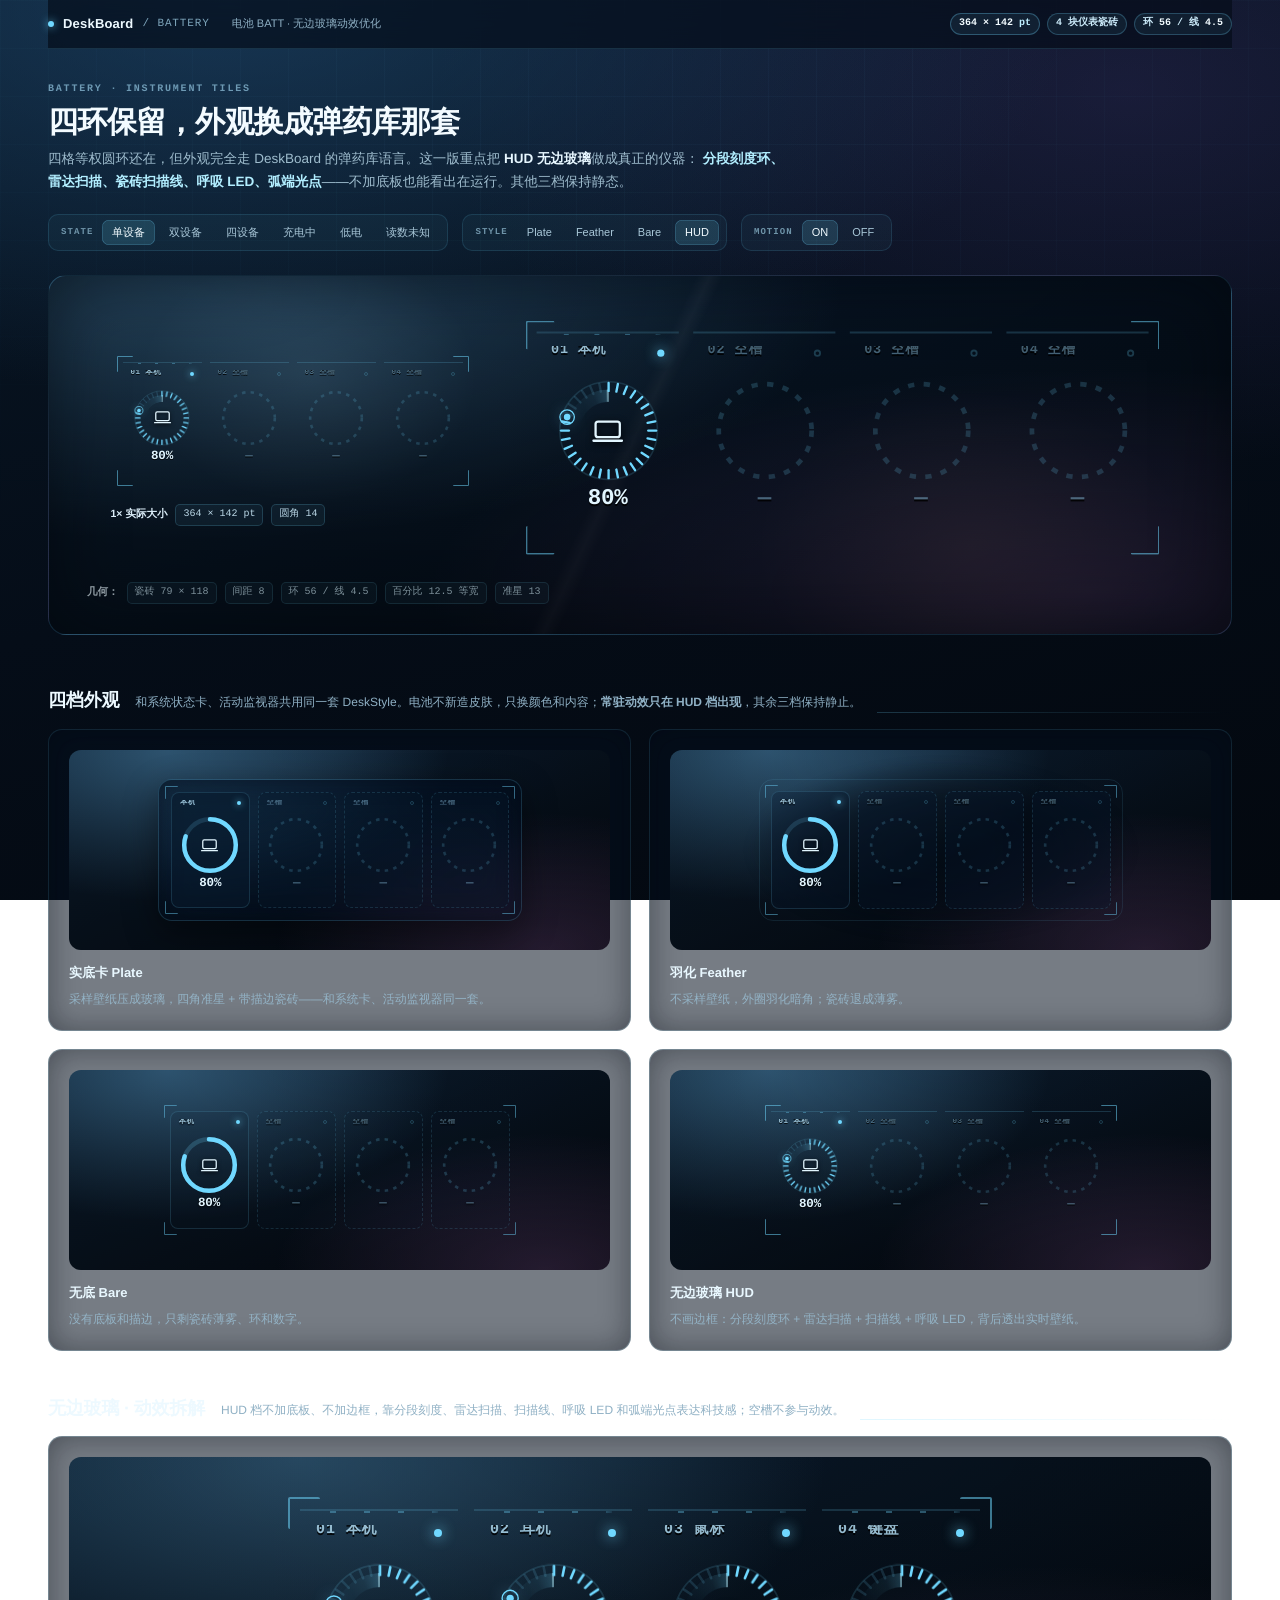
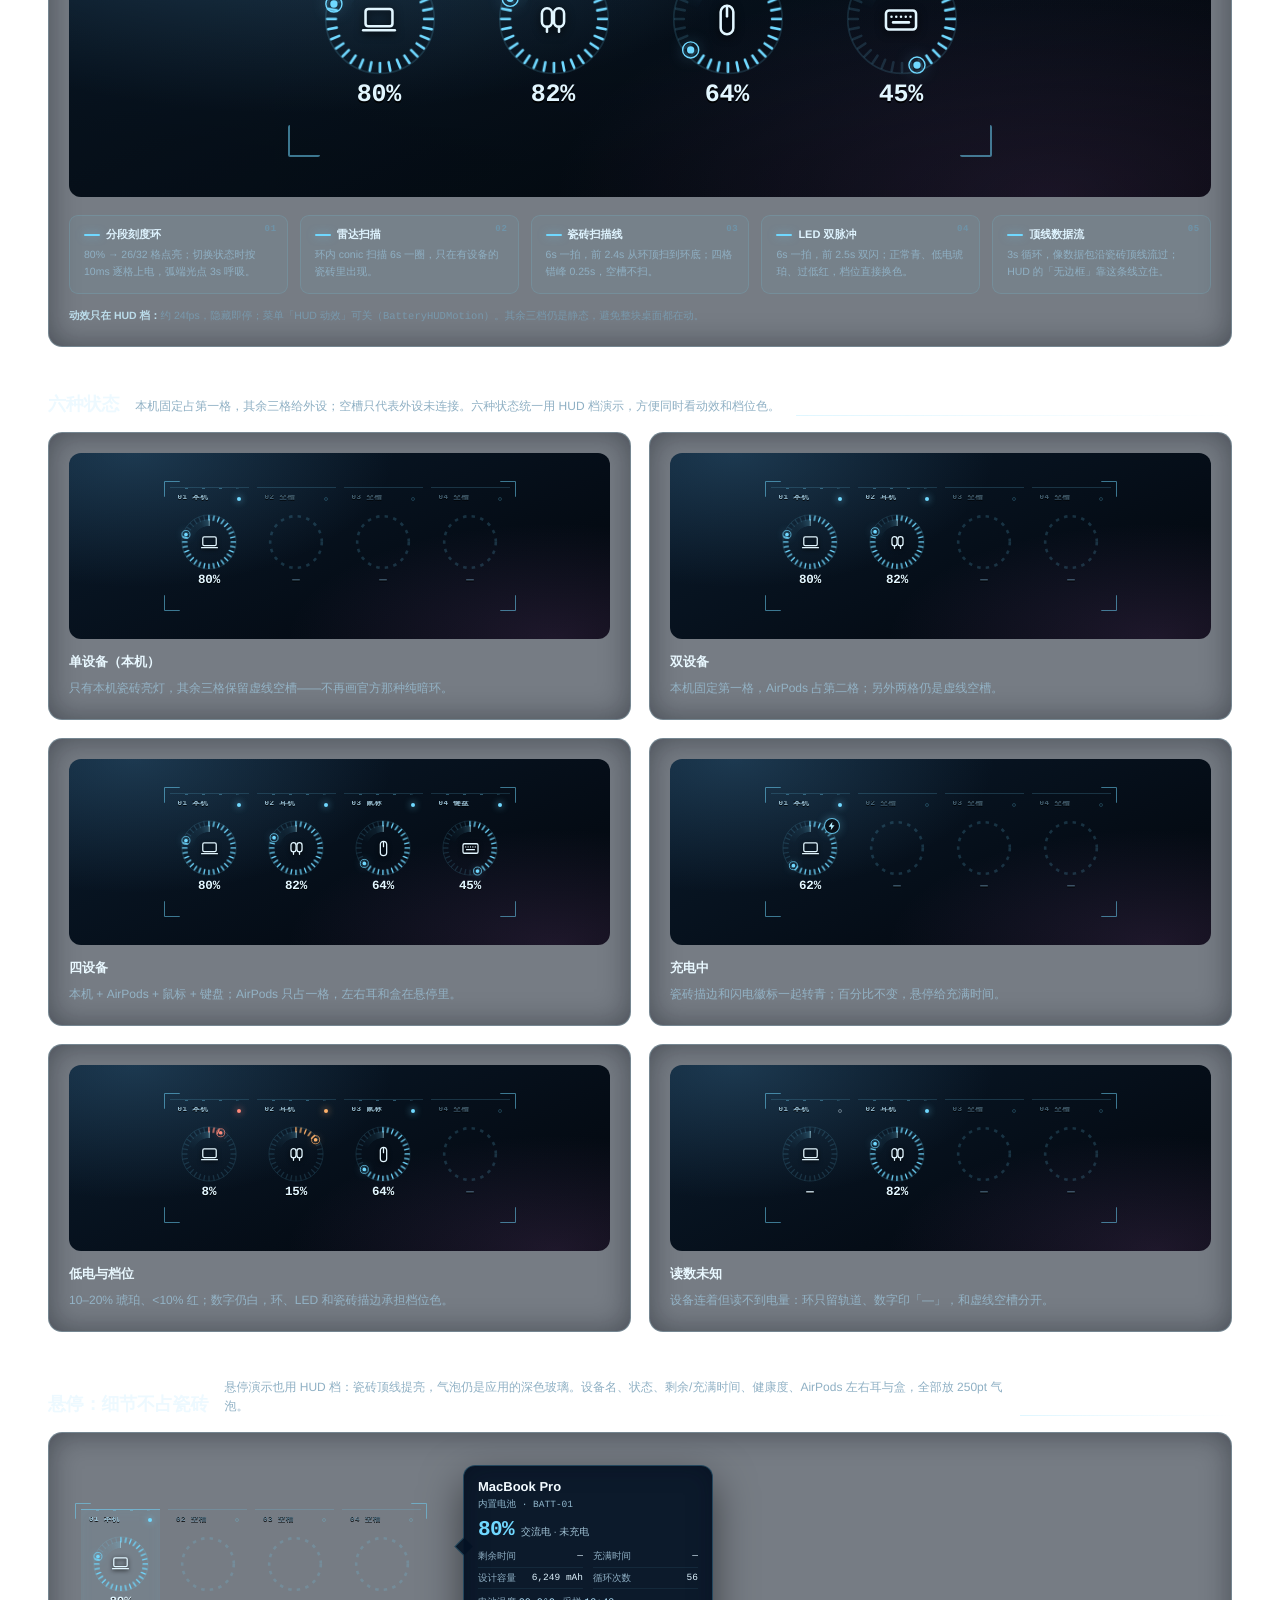
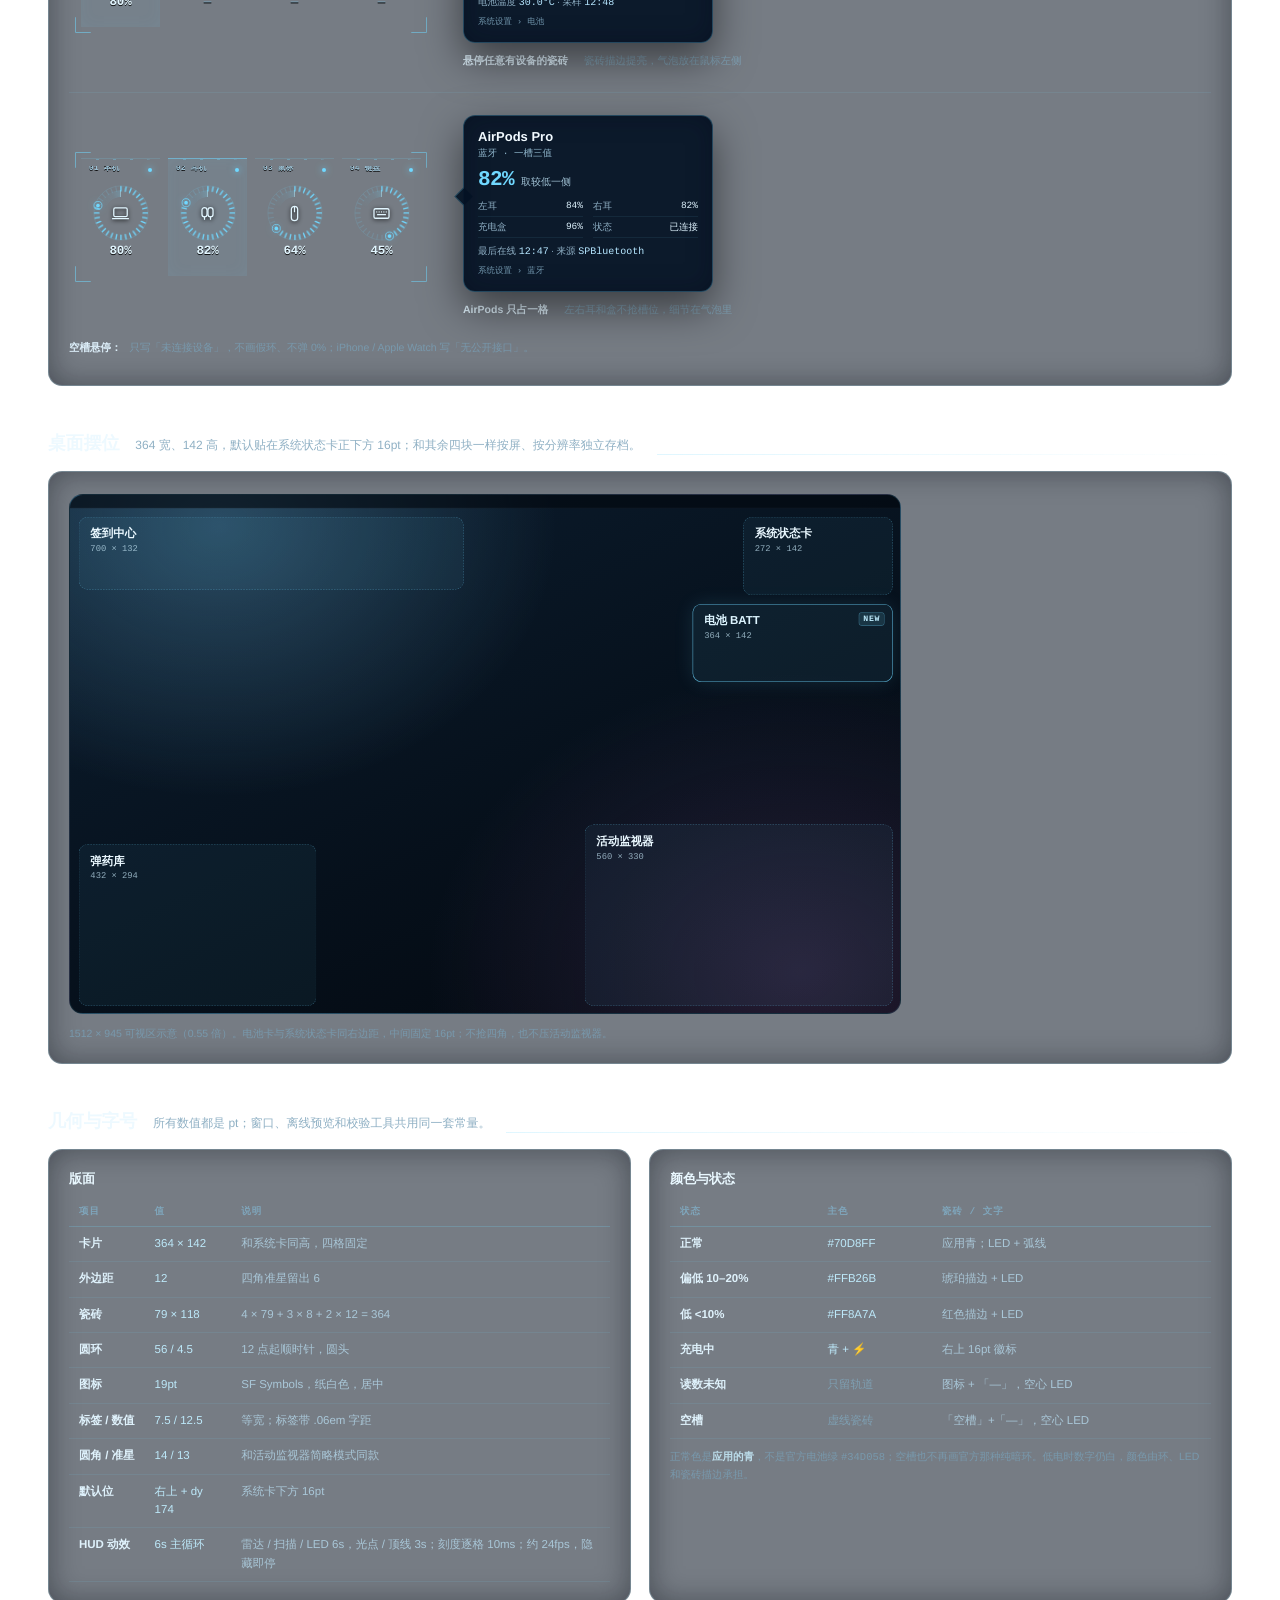
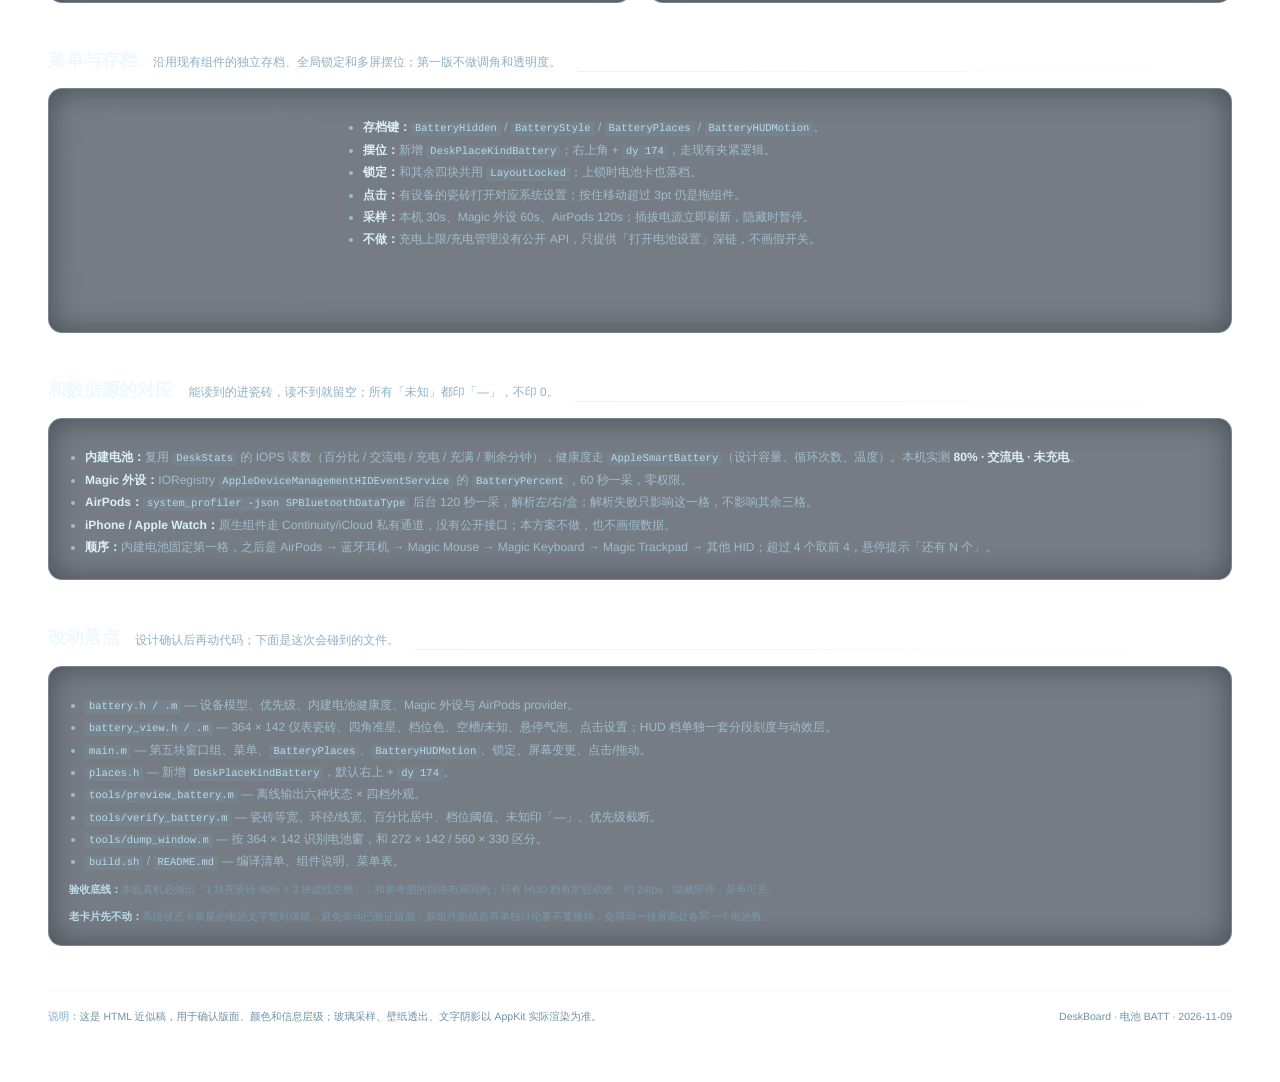
<file: design/battery-armory/index.html>
<!doctype html>
<html lang="zh-CN">
<head>
<meta charset="utf-8">
<meta name="viewport" content="width=device-width, initial-scale=1">
<link rel="icon" type="image/svg+xml" href="data:image/svg+xml,%3Csvg xmlns='http://www.w3.org/2000/svg' viewBox='0 0 32 32'%3E%3Crect width='32' height='32' rx='8' fill='%23060d16'/%3E%3Ccircle cx='16' cy='16' r='9' fill='none' stroke='%2370D8FF' stroke-width='3'/%3E%3C/svg%3E">
<title>DeskBoard · 电池 BATT · 弹药库仪表瓷砖视觉稿</title>
<style>
:root{
  --font:-apple-system,BlinkMacSystemFont,"SF Pro Text","PingFang SC","Helvetica Neue",Arial,sans-serif;
  --mono:"SF Mono",ui-monospace,SFMono-Regular,Menlo,Monaco,monospace;
  --cyan:#70D8FF; --cyan-b:#B2EEFF; --paper:#E2F6FF; --muted:#7EB0CE;
  --ink:#0A1A2A;
  --batt:#70D8FF; --batt-b:#B2EEFF; --mint:#86E0BF;
  --amber:#FFB26B; --red:#FF8A7A;
  --ui:#CFE6F2; --ui-muted:#8FB0C4;
  --card-w:364px; --card-h:142px;
}
*{box-sizing:border-box}
html,body{margin:0;min-height:100%}
body{
  font-family:var(--font);color:var(--ui);
  background:
    radial-gradient(120% 80% at 18% 0%, rgba(38,86,130,.50), rgba(6,16,30,0) 55%),
    radial-gradient(90% 70% at 88% 10%, rgba(74,58,128,.28), rgba(6,16,30,0) 60%),
    linear-gradient(165deg,#081726 0%,#050d18 52%,#03080f 100%);
  background-attachment:fixed;
  -webkit-font-smoothing:antialiased;
  text-rendering:geometricPrecision;
}
body::before{
  content:"";position:fixed;inset:0;pointer-events:none;z-index:0;
  background-image:
    linear-gradient(rgba(112,216,255,.030) 1px,transparent 1px),
    linear-gradient(90deg,rgba(112,216,255,.030) 1px,transparent 1px);
  background-size:48px 48px;
  mask-image:radial-gradient(120% 90% at 50% 0%,#000 20%,transparent 78%);
  -webkit-mask-image:radial-gradient(120% 90% at 50% 0%,#000 20%,transparent 78%);
}
.page{position:relative;z-index:1;max-width:1240px;margin:0 auto;padding:0 28px 56px}
.topbar{
  position:sticky;top:0;z-index:80;display:flex;flex-wrap:wrap;align-items:center;gap:12px 22px;
  padding:13px 0;background:rgba(5,13,24,.68);
  backdrop-filter:blur(18px) saturate(1.1);-webkit-backdrop-filter:blur(18px) saturate(1.1);
  border-bottom:.5px solid rgba(112,216,255,.14);
}
.brand{display:flex;align-items:center;gap:9px;font:600 13px/1.2 var(--font);color:#EDF9FF;letter-spacing:.2px}
.brand .dot{width:6px;height:6px;border-radius:50%;background:var(--batt);box-shadow:0 0 9px rgba(112,216,255,.9)}
.brand small{font:500 11px/1 var(--mono);color:#7FA6BC;letter-spacing:.08em}
.top-hint{font:11px/1.5 var(--font);color:var(--ui-muted)}
.top-chips{margin-left:auto;display:flex;gap:7px;flex-wrap:wrap}
.chip{
  font:600 10px/1 var(--mono);color:#CCEBFA;padding:5px 8px;border-radius:20px;
  background:rgba(112,216,255,.07);border:.5px solid rgba(112,216,255,.24);white-space:nowrap;
}
.chip b{color:#F2FBFF;font-weight:600}
.chip.acc{color:#BFEFFF;background:rgba(112,216,255,.08);border-color:rgba(112,216,255,.30)}

.hero{padding:36px 0 8px}
.kicker{font:600 10px/1 var(--mono);letter-spacing:.18em;color:#6E9AB4;text-transform:uppercase}
h1{margin:10px 0 8px;font:600 30px/1.18 var(--font);letter-spacing:-.02em;color:#F3FBFF}
.lede{margin:0;max-width:740px;font:13.5px/1.7 var(--font);color:#9FBDCE}
.lede b{color:#E7F7FF;font-weight:600}
.lede .acc{color:#B2EEFF;font-weight:600}

.controls{display:flex;gap:14px;flex-wrap:wrap;margin-top:20px}
.ctl-group{display:flex;align-items:center;gap:4px;padding:5px 7px;border-radius:10px;background:rgba(112,216,255,.045);border:.5px solid rgba(112,216,255,.13)}
.ctl-label{font:600 9px/1 var(--mono);letter-spacing:.12em;color:#6F94A9;padding:0 5px;text-transform:uppercase}
.ctl{border:0;background:transparent;color:#A9C7D8;font:500 11px/1 var(--font);padding:7px 10px;border-radius:7px;cursor:pointer;white-space:nowrap;transition:background .15s,color .15s}
.ctl:hover{background:rgba(112,216,255,.08);color:#EAF8FF}
.ctl.on{background:rgba(112,216,255,.14);color:#F2FBFF;box-shadow:inset 0 0 0 .5px rgba(112,216,255,.35)}

.stage-row{display:flex;gap:28px;align-items:flex-end;flex-wrap:wrap;margin-top:24px}
.stage{
  position:relative;flex:1 1 100%;min-height:300px;border-radius:18px;overflow:hidden;
  background:
    radial-gradient(95% 120% at 12% 4%, rgba(78,132,168,.42), rgba(6,16,30,0) 58%),
    radial-gradient(90% 100% at 88% 88%, rgba(112,78,148,.32), rgba(6,16,30,0) 62%),
    linear-gradient(150deg,#0a1c2e 0%,#061220 48%,#040b14 100%);
  border:.5px solid rgba(112,216,255,.10);
  box-shadow:inset 0 0 70px rgba(1,7,15,.55);
  padding:34px 38px 30px;
}
.stage::before{
  content:"";position:absolute;inset:0;pointer-events:none;
  background:
    radial-gradient(240px 180px at 22% 28%, rgba(160,220,255,.12), transparent 70%),
    radial-gradient(300px 220px at 78% 76%, rgba(255,176,140,.07), transparent 72%),
    linear-gradient(115deg, transparent 0 48%, rgba(255,255,255,.035) 49%, transparent 50% 100%);
}
.stage::after{
  content:"";position:absolute;inset:0;pointer-events:none;
  background:radial-gradient(120% 90% at 50% 0%,rgba(0,0,0,0),rgba(0,0,0,.34));
}
.stage-inner{position:relative;z-index:2;display:flex;gap:40px;align-items:center;justify-content:center;flex-wrap:wrap}
.true-size{display:flex;flex-direction:column;gap:12px;align-items:flex-start}
.zoom-wrap{position:relative}
.zoom{transform:scale(1.8);transform-origin:top left}
.zoom-slot{width:655px;height:256px;border-radius:12px}
.caption{font:10.5px/1.5 var(--font);color:#86A9BD;display:flex;align-items:center;gap:8px;flex-wrap:wrap}
.caption b{color:#DCEEF9;font-weight:600}
.caption .mono{font:10px var(--mono);color:#B9D9EA}
.dim{
  display:inline-flex;align-items:center;gap:6px;padding:3px 7px;border-radius:5px;
  background:rgba(112,216,255,.06);border:.5px solid rgba(112,216,255,.18);
  font:10px/1.4 var(--mono);color:#BBD8E7;white-space:nowrap;
}

/* ---------- 电池组件本体：弹药库仪表瓷砖 ---------- */
.battery{
  position:relative;flex:none;width:var(--card-w);height:var(--card-h);border-radius:14px;
  isolation:isolate;
}
.battery .reticle{position:absolute;inset:0;z-index:3;pointer-events:none}
.battery .reticle i{position:absolute;width:13px;height:13px;border:0 solid rgba(112,216,255,.45);border-radius:1px}
.battery .reticle i:nth-child(1){left:6px;top:6px;border-left-width:1.2px;border-top-width:1.2px}
.battery .reticle i:nth-child(2){right:6px;top:6px;border-right-width:1.2px;border-top-width:1.2px}
.battery .reticle i:nth-child(3){left:6px;bottom:6px;border-left-width:1.2px;border-bottom-width:1.2px}
.battery .reticle i:nth-child(4){right:6px;bottom:6px;border-right-width:1.2px;border-bottom-width:1.2px}
.battery .slots{
  position:relative;z-index:2;display:flex;gap:8px;
  width:100%;height:100%;padding:12px;
}
.slot-tile{
  position:relative;flex:1 1 0;min-width:0;height:100%;border-radius:8px;
  display:flex;flex-direction:column;align-items:center;justify-content:center;gap:4px;
  background:rgba(8,26,46,.54);border:.5px solid rgba(112,216,255,.15);
  overflow:hidden;
}
.tile-head{
  position:absolute;left:8px;right:8px;top:7px;z-index:2;
  display:flex;align-items:center;justify-content:space-between;gap:4px;
}
.dev-label{
  font:600 7.5px/1 var(--mono);letter-spacing:.06em;color:rgba(178,222,244,.84);
  white-space:nowrap;overflow:hidden;text-overflow:ellipsis;
}
.led{width:4px;height:4px;border-radius:50%;background:var(--tier,var(--batt));box-shadow:0 0 7px var(--tier,var(--batt));flex:none}
.ring-wrap{position:relative;width:56px;height:56px;flex:none;margin-top:8px}
.ring{display:block;width:56px;height:56px;overflow:visible}
.ring .track{fill:none;stroke:rgba(112,216,255,.15);stroke-width:5.1}
.ring .arc{fill:none;stroke-width:5.1;stroke-linecap:round;transition:stroke-dasharray .45s ease}
.ring-icon{
  position:absolute;inset:0;display:flex;align-items:center;justify-content:center;
  color:var(--paper);pointer-events:none;
}
.ring-icon svg{width:19px;height:19px;display:block;fill:none;stroke:currentColor;stroke-width:1.6;stroke-linecap:round;stroke-linejoin:round}
.pct{
  display:block;width:100%;text-align:center;
  font:600 12.5px/1 var(--mono);color:var(--paper);
  font-variant-numeric:tabular-nums;letter-spacing:-.01em;white-space:nowrap;
}
.bolt{
  position:absolute;right:-2px;top:-2px;width:16px;height:16px;border-radius:50%;
  background:#071018;border:1.4px solid rgba(112,216,255,.85);
  display:flex;align-items:center;justify-content:center;color:var(--batt-b);
  box-shadow:0 0 9px rgba(112,216,255,.38),0 2px 5px rgba(0,0,0,.5);
}
.bolt svg{width:10px;height:10px;fill:currentColor}
.slot-tile.hot{
  border-color:rgba(112,216,255,.42);background:rgba(112,216,255,.075);
  box-shadow:inset 0 0 16px rgba(112,216,255,.05);
}
.slot-tile.low{border-color:rgba(255,178,107,.30)}
.slot-tile.crit{border-color:rgba(255,138,122,.34)}
.slot-tile.charging{border-color:rgba(112,216,255,.30);background:rgba(112,216,255,.055)}
.slot-tile.unknown .led{background:transparent;border:1px solid rgba(226,246,255,.38);box-shadow:none}
.slot-tile.empty{border-style:dashed;border-color:rgba(112,216,255,.14);background:rgba(8,26,46,.28)}
.slot-tile.empty .ring .track{stroke:rgba(112,216,255,.18);stroke-width:3;stroke-dasharray:4 6}
.slot-tile.empty .dev-label{color:rgba(126,176,206,.52)}
.slot-tile.empty .pct{color:rgba(126,176,206,.52)}
.slot-tile.empty .led{background:transparent;border:1px solid rgba(112,216,255,.22);box-shadow:none}

/* 四档外观：和系统卡 / 活动监视器共用同一套玻璃与瓷砖语义 */
.battery.style-plate{
  background:
    linear-gradient(180deg,rgba(4,16,34,.50) 0%,rgba(4,16,34,.42) 16%,rgba(5,22,46,.28) 52%,rgba(5,22,46,.15) 100%);
  border:.5px solid rgba(112,216,255,.16);
  box-shadow:inset 0 0 22px rgba(2,10,22,.42),0 12px 34px rgba(0,0,0,.42);
  backdrop-filter:blur(22px) saturate(1.2);
  -webkit-backdrop-filter:blur(22px) saturate(1.2);
}
.battery.style-feather{background:none;border:none;box-shadow:none}
.battery.style-feather::before{
  content:"";position:absolute;inset:-26px;z-index:0;border-radius:50%;
  background:radial-gradient(60% 60% at 50% 50%,rgba(2,9,18,.72) 0%,rgba(2,9,18,.56) 46%,rgba(2,9,18,0) 78%);
  filter:blur(3px);
}
.battery.style-feather::after{
  content:"";position:absolute;inset:0;z-index:1;border-radius:14px;pointer-events:none;
  border:.5px solid rgba(112,216,255,.10);
}
.battery.style-feather .slot-tile{background:rgba(8,26,46,.30)}
.battery.style-bare{background:none;border:none;box-shadow:none}
.battery.style-bare .slot-tile{background:rgba(8,26,46,.12)}
.battery.style-bare .ring .track{stroke:rgba(112,216,255,.20)}
.battery.style-hud{background:none;border:none;box-shadow:none}
.battery.style-hud .reticle{display:block}
.battery.style-hud .reticle i{
  width:16px;height:16px;border-color:rgba(112,216,255,.52);
  animation:hudBracket 6s ease-in-out infinite;
}
.battery.style-hud .slot-tile{
  background:none;border:none;border-radius:0;
  border-top:.5px solid rgba(112,216,255,.16);
}
.battery.style-hud .slot-tile::before{
  content:"";position:absolute;left:8px;right:8px;top:0;height:1px;pointer-events:none;
  background:repeating-linear-gradient(90deg,rgba(112,216,255,0) 0 7px,rgba(112,216,255,.58) 7px 10px,rgba(112,216,255,0) 10px 17px);
  background-size:17px 100%;
  -webkit-mask-image:linear-gradient(90deg,transparent,#000 12%,#000 88%,transparent);
  mask-image:linear-gradient(90deg,transparent,#000 12%,#000 88%,transparent);
  animation:hudTop 3s linear infinite;opacity:.6;
}
.battery.style-hud .slot-tile:nth-child(2)::before{animation-delay:.3s}
.battery.style-hud .slot-tile:nth-child(3)::before{animation-delay:.6s}
.battery.style-hud .slot-tile:nth-child(4)::before{animation-delay:.9s}
.battery.style-hud .slot-tile.hot{background:rgba(112,216,255,.06);border-top-color:rgba(112,216,255,.55)}
.battery.style-hud .slot-tile.empty{background:none;border-top-color:rgba(112,216,255,.18)}
.battery.style-hud .slot-tile.empty::before,
.battery.style-hud .slot-tile.empty .hud-radar,
.battery.style-hud .slot-tile.empty .hud-sweep,
.battery.style-hud .slot-tile.empty .hud-scan{display:none}
.battery.style-hud .slot-tile:not(.empty) .hud-radar{display:block}
.battery.style-hud .slot-tile:not(.empty) .hud-sweep{display:block}
.battery.style-hud .slot-tile:not(.empty) .hud-scan{display:block;animation:hudScan 6s cubic-bezier(.4,0,.2,1) infinite}
.battery.style-hud .slot-tile:nth-child(1) .hud-scan{animation-delay:0s}
.battery.style-hud .slot-tile:nth-child(2) .hud-scan{animation-delay:.25s}
.battery.style-hud .slot-tile:nth-child(3) .hud-scan{animation-delay:.5s}
.battery.style-hud .slot-tile:nth-child(4) .hud-scan{animation-delay:.75s}
.battery.style-hud .slot-tile:not(.empty) .led{animation:hudLed 6s ease-in-out infinite}
.battery.style-hud .slot-tile.charging .bolt{animation:hudBolt 1.8s ease-in-out infinite}
.hud-radar,.hud-sweep,.hud-scan{display:none}
.hud-radar{
  position:absolute;inset:5px;border-radius:50%;pointer-events:none;z-index:0;
  background:conic-gradient(from 0deg,transparent 0deg 286deg,rgba(112,216,255,.02) 292deg,rgba(112,216,255,.12) 336deg,rgba(112,216,255,.32) 356deg,rgba(178,238,255,.58) 360deg);
  -webkit-mask:radial-gradient(circle,transparent 0 48%,#000 50% 100%);
  mask:radial-gradient(circle,transparent 0 48%,#000 50% 100%);
  animation:hudSpin 6s linear infinite;opacity:.60;
}
.hud-radar::after{
  content:"";position:absolute;left:calc(50% - .5px);top:0;width:1px;height:50%;
  transform-origin:bottom center;
  background:linear-gradient(to top,rgba(178,238,255,0),rgba(178,238,255,.95));
}
.hud-sweep{
  position:absolute;inset:0;border-radius:50%;pointer-events:none;z-index:2;
  background:conic-gradient(from 0deg,transparent 0deg 334deg,rgba(178,238,255,0) 338deg,rgba(178,238,255,.35) 354deg,rgba(220,250,255,.95) 360deg);
  -webkit-mask:radial-gradient(circle,transparent 0 70%,#000 72% 100%);
  mask:radial-gradient(circle,transparent 0 70%,#000 72% 100%);
  animation:hudSpin 6s linear infinite;opacity:.8;
}
.hud-scan{
  position:absolute;left:10px;right:10px;top:22px;height:1px;pointer-events:none;z-index:0;
  background:rgba(178,238,255,.5);
  box-shadow:0 0 6px rgba(112,216,255,.45),0 0 2px rgba(178,238,255,.85);
  opacity:0;
}
.battery.style-hud .ring-wrap{position:relative;z-index:1}
.battery.style-hud .ring{position:relative;z-index:1}
.battery.style-hud .ring-icon{z-index:3}
.battery.style-hud .bolt{z-index:4}
.battery.style-hud .hud-base{fill:none;stroke:rgba(112,216,255,.14);stroke-width:1}
.battery.style-hud .tick{stroke-width:1.5;stroke-linecap:round}
.battery.style-hud .tick.lit{animation:tickIn .5s cubic-bezier(.2,.8,.2,1) both;animation-delay:var(--d,0ms)}
.battery.style-hud .hud-lead{filter:drop-shadow(0 0 5px currentColor);animation:hudLead 3s ease-in-out infinite}
.battery.style-hud .hud-lead-halo{transform-box:fill-box;transform-origin:center;animation:hudHalo 3s ease-out infinite}
@keyframes hudSpin{to{transform:rotate(360deg)}}
@keyframes hudLead{0%,100%{opacity:.55}50%{opacity:1}}
@keyframes hudHalo{0%{opacity:.55;transform:scale(.55)}70%{opacity:0;transform:scale(1.55)}100%{opacity:0;transform:scale(1.55)}}
@keyframes hudLed{0%,100%{opacity:.55;box-shadow:0 0 3px var(--tier,var(--batt))}10%{opacity:1;box-shadow:0 0 11px var(--tier,var(--batt))}20%{opacity:.6;box-shadow:0 0 4px var(--tier,var(--batt))}28%{opacity:.95;box-shadow:0 0 9px var(--tier,var(--batt))}42%{opacity:.6;box-shadow:0 0 3px var(--tier,var(--batt))}}
@keyframes hudScan{0%{transform:translateY(0);opacity:0}6%{opacity:.65}36%{transform:translateY(56px);opacity:.5}44%{opacity:0}100%{transform:translateY(56px);opacity:0}}
@keyframes tickIn{0%{opacity:0;stroke-width:3}100%{opacity:1;stroke-width:1.5}}
@keyframes hudTop{0%{background-position:0 0}100%{background-position:17px 0}}
@keyframes hudBracket{0%,100%{opacity:.55}50%{opacity:1}}
@keyframes hudBolt{0%,100%{box-shadow:0 0 6px rgba(112,216,255,.35),0 2px 5px rgba(0,0,0,.5)}50%{box-shadow:0 0 14px rgba(112,216,255,.75),0 2px 5px rgba(0,0,0,.5)}}
body.no-motion .battery *{animation:none!important}
.battery.style-feather .dev-label,.battery.style-bare .dev-label,
.battery.style-feather .pct,.battery.style-bare .pct{text-shadow:0 1px 2px rgba(0,0,0,.90)}
.battery.style-hud .dev-label,.battery.style-hud .pct{text-shadow:0 1px 0 rgba(0,0,0,.85)}
.battery.style-feather .ring-icon svg,.battery.style-bare .ring-icon svg,.battery.style-hud .ring-icon svg{filter:drop-shadow(0 1px 2px rgba(0,0,0,.9))}

/* ---------- 区块 ---------- */
.section{margin-top:46px}
.section-head{display:flex;align-items:flex-end;gap:16px;flex-wrap:wrap;margin-bottom:16px}
.section-head h2{margin:0;font:600 18px/1.3 var(--font);color:#EDF9FF;letter-spacing:-.01em}
.section-head p{margin:0;font:12px/1.6 var(--font);color:#8FB0C4;max-width:780px}
.section-head .rule{flex:1;height:1px;background:linear-gradient(90deg,rgba(112,216,255,.22),rgba(112,216,255,0))}
.grid2{display:grid;grid-template-columns:repeat(2,minmax(0,1fr));gap:18px}
@media(max-width:980px){.grid2{grid-template-columns:1fr}}
@media(max-width:900px){.stage-row{flex-direction:column;align-items:stretch}.zoom-wrap{display:none}}
.panel{
  position:relative;border-radius:14px;padding:20px;
  background:rgba(7,18,32,.55);border:.5px solid rgba(112,216,255,.11);
  box-shadow:inset 0 0 30px rgba(1,7,15,.4);
}
.panel h3{margin:0 0 8px;font:600 13px/1.4 var(--font);color:#E9F8FF}
.panel p{margin:0;font:12px/1.65 var(--font);color:#93B3C6}
.panel p+p{margin-top:6px}
.panel .note{margin-top:10px;font:10.5px/1.6 var(--font);color:#7899AD}
.panel .note b{color:#BBDCEA;font-weight:600}
ul.tight{margin:8px 0 0;padding-left:16px}
ul.tight li{font:12px/1.7 var(--font);color:#9FBDCE;margin:2px 0}
ul.tight li b{color:#DCEFF9;font-weight:600}
ul.tight li code{font:10.5px var(--mono);color:#B7DBEC;background:rgba(112,216,255,.07);padding:1px 4px;border-radius:3px}

.style-stage{
  position:relative;display:flex;align-items:center;justify-content:center;
  min-height:200px;border-radius:12px;margin-bottom:14px;overflow:hidden;
  background:
    radial-gradient(90% 130% at 18% 0%, rgba(80,140,180,.55), transparent 58%),
    radial-gradient(80% 110% at 88% 100%, rgba(130,86,150,.38), transparent 62%),
    linear-gradient(155deg,#0d2135 0%,#07111d 58%,#03070d 100%);
}
.style-stage::after{
  content:"";position:absolute;inset:0;pointer-events:none;
  background:radial-gradient(110% 90% at 50% 0%,rgba(0,0,0,0),rgba(0,0,0,.30));
}
.style-stage .battery{position:relative;z-index:2}
.state-stage{
  display:flex;align-items:center;justify-content:center;
  min-height:186px;border-radius:12px;margin-bottom:14px;overflow:hidden;
  background:
    radial-gradient(80% 120% at 12% 0%, rgba(64,116,152,.35), transparent 60%),
    radial-gradient(80% 100% at 90% 100%, rgba(112,72,132,.25), transparent 62%),
    linear-gradient(155deg,#0a1b2c 0%,#050d17 62%,#02060b 100%);
}
.hud-stage{
  position:relative;display:flex;align-items:center;justify-content:center;
  min-height:340px;border-radius:12px;overflow:auto;
  background:
    radial-gradient(80% 130% at 20% 0%, rgba(76,132,168,.48), transparent 58%),
    radial-gradient(70% 110% at 86% 100%, rgba(112,76,140,.30), transparent 62%),
    linear-gradient(155deg,#0b1e31 0%,#06101b 60%,#02060b 100%);
}
.hud-stage::after{
  content:"";position:absolute;inset:0;pointer-events:none;
  background:radial-gradient(110% 90% at 50% 0%,rgba(0,0,0,0),rgba(0,0,0,.28));
}
.hud-zoom-slot{position:relative;width:728px;height:284px;flex:none;z-index:2}
.hud-zoom{position:absolute;left:0;top:0;width:364px;height:142px;transform:scale(2);transform-origin:top left}
.hud-legend{display:grid;grid-template-columns:repeat(5,minmax(0,1fr));gap:12px;margin-top:18px}
@media(max-width:1040px){.hud-legend{grid-template-columns:repeat(2,minmax(0,1fr))}}
.hud-item{position:relative;padding:12px 12px 12px 14px;border-radius:9px;background:rgba(112,216,255,.045);border:.5px solid rgba(112,216,255,.14)}
.hud-item b{display:block;font:600 11px/1.3 var(--font);color:#DFF4FF}
.hud-item p{margin:5px 0 0;font:10.5px/1.6 var(--font);color:#8FB0C4}
.hud-num{position:absolute;right:10px;top:9px;font:600 9px/1 var(--mono);color:#6F94A9;letter-spacing:.08em}
.hud-item .swatch{display:inline-block;width:16px;height:2px;border-radius:1px;background:var(--batt);margin-right:6px;vertical-align:middle;box-shadow:0 0 8px rgba(112,216,255,.5)}
.badge{display:inline-block;padding:2px 6px;border-radius:4px;font:600 9px/1.4 var(--mono);letter-spacing:.04em}
.badge.keep{background:rgba(112,216,255,.10);border:.5px solid rgba(112,216,255,.26);color:#BDE6F7}
.badge.drop{background:rgba(255,138,122,.08);border:.5px solid rgba(255,138,122,.26);color:#FFB8AC}
.badge.new{background:rgba(112,216,255,.09);border:.5px solid rgba(112,216,255,.28);color:#BDE6F7}

/* ---------- 悬停 ---------- */
.hover-panel{padding:10px 20px}
.hover-demo{display:flex;gap:30px;align-items:center;flex-wrap:wrap;padding:22px 0}
.hover-demo + .hover-demo{border-top:.5px solid rgba(112,216,255,.09)}
.hover-side{display:flex;flex-direction:column;gap:11px;align-items:flex-start}
.bubble{
  width:250px;border-radius:12px;padding:13px 14px;flex:none;position:relative;
  background:rgba(4,18,36,.92);border:.5px solid rgba(112,216,255,.24);
  box-shadow:0 16px 40px rgba(0,0,0,.5),inset 0 0 25px rgba(2,10,22,.35);
}
.bubble::after{
  content:"";position:absolute;left:-7px;top:74px;width:12px;height:12px;transform:rotate(45deg);
  background:rgba(4,18,36,.92);border-left:.5px solid rgba(112,216,255,.24);border-bottom:.5px solid rgba(112,216,255,.24);
}
.b-name{font:600 13px/1.2 var(--font);color:#F2FBFF;white-space:nowrap;overflow:hidden;text-overflow:ellipsis}
.b-sub{font:9.5px/1.4 var(--mono);color:#8FB6CB;margin-top:3px;white-space:nowrap}
.b-hero{display:flex;align-items:baseline;gap:7px;margin-top:9px}
.b-hero b{font:600 21px/1 var(--mono);color:var(--batt);letter-spacing:-.03em;font-variant-numeric:tabular-nums}
.b-hero span{font:10px/1.2 var(--font);color:#9FC0D2}
.b-rows{margin-top:9px;display:grid;grid-template-columns:1fr 1fr;gap:4px 10px}
.b-row{display:flex;justify-content:space-between;gap:6px;font:9.5px/1.5 var(--font);color:#8FB0C4;border-bottom:.5px solid rgba(112,216,255,.08);padding-bottom:2px}
.b-row b{font:500 9.5px var(--mono);color:#DDF2FC;white-space:nowrap}
.b-hist{margin-top:7px;font:9.5px/1.5 var(--font);color:#8FB0C4}
.b-hist b{font:500 10px var(--mono);color:#B6E7FF}
.b-foot{margin-top:7px;font:8.5px/1.4 var(--mono);color:#6F94A9;white-space:nowrap;overflow:hidden;text-overflow:ellipsis}

/* ---------- 桌面摆位 ---------- */
.desk-wrap{overflow-x:auto;padding:2px 0}
.desk{
  position:relative;width:832px;height:520px;border-radius:14px;overflow:hidden;flex:none;
  background:
    radial-gradient(70% 90% at 18% 6%, rgba(80,136,168,.45), transparent 58%),
    radial-gradient(70% 90% at 88% 92%, rgba(100,66,120,.35), transparent 64%),
    linear-gradient(155deg,#0c1e30 0%,#06101b 58%,#03070d 100%);
  border:.5px solid rgba(112,216,255,.12);
}
.desk-canvas{position:absolute;left:0;top:0;width:1512px;height:945px;transform:scale(.55);transform-origin:top left}
.desk-menubar{position:absolute;left:0;top:0;width:1512px;height:24px;background:rgba(3,8,14,.62);border-bottom:.5px solid rgba(255,255,255,.06)}
.dw{position:absolute;border-radius:16px;padding:18px 20px;display:flex;flex-direction:column;gap:6px}
.dw b{font:600 21px/1.15 var(--font);color:#EAF8FF;letter-spacing:-.01em}
.dw span{font:500 16px/1.2 var(--mono);color:rgba(200,232,248,.70)}
.dw.cyan{border:1px dashed rgba(112,216,255,.45);background:rgba(112,216,255,.055)}
.dw.new{border:1px solid rgba(112,216,255,.78);background:rgba(112,216,255,.075);box-shadow:0 0 34px rgba(112,216,255,.12)}
.dw.new b{color:#DDF5FF}
.dw .tag{
  position:absolute;right:14px;top:14px;font:600 15px/1 var(--mono);letter-spacing:.08em;
  color:#BDE9FA;background:rgba(112,216,255,.12);border:.5px solid rgba(112,216,255,.35);
  padding:4px 7px;border-radius:6px;
}
.desk-caption{margin-top:10px;font:10.5px/1.6 var(--font);color:#7899AD}
.desk-caption b{color:#BBDCEA;font-weight:600}

/* ---------- 规格 ---------- */
table.spec{width:100%;border-collapse:collapse;font:11.5px/1.6 var(--font)}
table.spec th,table.spec td{text-align:left;vertical-align:top;padding:8px 10px;border-bottom:.5px solid rgba(112,216,255,.10)}
table.spec th{font:600 9.5px/1.4 var(--mono);letter-spacing:.10em;color:#7FA6BC;text-transform:uppercase;border-bottom-color:rgba(112,216,255,.22)}
table.spec td{color:#A9C7D8}
table.spec td:first-child{color:#DFF2FC;font-weight:600;white-space:nowrap}
table.spec code{font:10.5px var(--mono);color:#B7DBEC;background:rgba(112,216,255,.07);padding:1px 4px;border-radius:3px}
table.spec .new{color:#BDE9FA}
table.spec .old{color:#7E9FB2}

/* ---------- 菜单 ---------- */
.menu-demo{display:flex;gap:26px;flex-wrap:wrap;align-items:flex-start}
.mac-menu{
  width:252px;padding:5px;border-radius:9px;background:rgba(30,38,50,.94);
  border:.5px solid rgba(255,255,255,.14);box-shadow:0 20px 45px rgba(0,0,0,.5);
  backdrop-filter:blur(20px);-webkit-backdrop-filter:blur(20px);flex:none;
}
.mac-menu .mi{display:flex;align-items:center;gap:8px;padding:4px 9px;border-radius:4px;font:12px/1.5 var(--font);color:#E6EDF4;white-space:nowrap}
.mac-menu .mi .sig{width:12px;color:#DCE6F0;font:600 11px var(--font);text-align:center;flex:none}
.mac-menu .mi .arrow{margin-left:auto;color:#9FAAB5;font:10px var(--font)}
.mac-menu .mi.sep{padding:0;margin:4px 9px;height:.5px;background:rgba(255,255,255,.12)}
.mac-menu .mi.hi{background:rgba(112,216,255,.20);color:#FFFFFF}
.mac-menu .mi.on .sig{color:#B2EEFF}
.menu-copy{flex:1 1 420px;min-width:280px}

.footer{
  margin-top:44px;padding:18px 0 0;border-top:.5px solid rgba(112,216,255,.12);
  display:flex;justify-content:space-between;gap:18px;flex-wrap:wrap;font:10.5px/1.7 var(--font);color:#6F91A6;
}
.footer b{color:#A9C9DA;font-weight:600}
</style>
</head>
<body>
<div class="page">
  <header class="topbar">
    <div class="brand"><span class="dot"></span>DeskBoard <small>/ BATTERY</small></div>
    <div class="top-hint">电池 BATT · 无边玻璃动效优化</div>
    <div class="top-chips">
      <span class="chip acc"><b>364 × 142</b> pt</span>
      <span class="chip">4 块仪表瓷砖</span>
      <span class="chip">环 <b>56</b> / 线 <b>4.5</b></span>
    </div>
  </header>

  <main>
    <section class="hero">
      <div class="kicker">BATTERY · INSTRUMENT TILES</div>
      <h1>四环保留，外观换成弹药库那套</h1>
      <p class="lede">
        四格等权圆环还在，但外观完全走 DeskBoard 的弹药库语言。这一版重点把 <b>HUD 无边玻璃</b>做成真正的仪器：
        <span class="acc">分段刻度环、雷达扫描、瓷砖扫描线、呼吸 LED、弧端光点</span>——不加底板也能看出在运行。其他三档保持静态。
      </p>

      <div class="controls">
        <div class="ctl-group" id="state-btns">
          <span class="ctl-label">STATE</span>
        </div>
        <div class="ctl-group" id="style-btns">
          <span class="ctl-label">STYLE</span>
        </div>
        <div class="ctl-group" id="motion-btns">
          <span class="ctl-label">MOTION</span>
        </div>
      </div>

      <div class="stage-row">
        <div class="stage">
          <div class="stage-inner">
            <div class="true-size">
              <div id="hero-widget"></div>
              <div class="caption">
                <b>1× 实际大小</b>
                <span class="dim">364 × 142 pt</span>
                <span class="dim">圆角 14</span>
              </div>
            </div>
            <div class="zoom-wrap">
              <div class="zoom-slot"><div class="zoom" id="hero-zoom"></div></div>
            </div>
          </div>
          <div class="caption" style="margin-top:16px">
            <b>几何：</b>
            <span class="dim">瓷砖 79 × 118</span>
            <span class="dim">间距 8</span>
            <span class="dim">环 56 / 线 4.5</span>
            <span class="dim">百分比 12.5 等宽</span>
            <span class="dim">准星 13</span>
          </div>
        </div>
      </div>
    </section>

    <section class="section">
      <div class="section-head">
        <h2>四档外观</h2>
        <p>和系统状态卡、活动监视器共用同一套 DeskStyle。电池不新造皮肤，只换颜色和内容；<b>常驻动效只在 HUD 档出现</b>，其余三档保持静止。</p>
        <div class="rule"></div>
      </div>
      <div class="grid2" id="style-grid"></div>
    </section>

    <section class="section">
      <div class="section-head">
        <h2>无边玻璃 · 动效拆解</h2>
        <p>HUD 档不加底板、不加边框，靠分段刻度、雷达扫描、扫描线、呼吸 LED 和弧端光点表达科技感；空槽不参与动效。</p>
        <div class="rule"></div>
      </div>
      <div class="panel">
        <div class="hud-stage">
          <div class="hud-zoom-slot"><div class="hud-zoom"><div id="hud-hero"></div></div></div>
        </div>
        <div class="hud-legend">
          <div class="hud-item"><span class="hud-num">01</span><b><span class="swatch"></span>分段刻度环</b><p>80% → 26/32 格点亮；切换状态时按 10ms 逐格上电，弧端光点 3s 呼吸。</p></div>
          <div class="hud-item"><span class="hud-num">02</span><b><span class="swatch"></span>雷达扫描</b><p>环内 conic 扫描 6s 一圈，只在有设备的瓷砖里出现。</p></div>
          <div class="hud-item"><span class="hud-num">03</span><b><span class="swatch"></span>瓷砖扫描线</b><p>6s 一拍，前 2.4s 从环顶扫到环底；四格错峰 0.25s，空槽不扫。</p></div>
          <div class="hud-item"><span class="hud-num">04</span><b><span class="swatch"></span>LED 双脉冲</b><p>6s 一拍，前 2.5s 双闪；正常青、低电琥珀、过低红，档位直接换色。</p></div>
          <div class="hud-item"><span class="hud-num">05</span><b><span class="swatch"></span>顶线数据流</b><p>3s 循环，像数据包沿瓷砖顶线流过；HUD 的「无边框」靠这条线立住。</p></div>
        </div>
        <div class="note" style="margin-top:14px">
          <b>动效只在 HUD 档：</b>约 24fps，隐藏即停；菜单「HUD 动效」可关（<code>BatteryHUDMotion</code>）。其余三档仍是静态，避免整块桌面都在动。
        </div>
      </div>
    </section>

    <section class="section">
      <div class="section-head">
        <h2>六种状态</h2>
        <p>本机固定占第一格，其余三格给外设；空槽只代表外设未连接。六种状态统一用 HUD 档演示，方便同时看动效和档位色。</p>
        <div class="rule"></div>
      </div>
      <div class="grid2" id="state-grid"></div>
    </section>

    <section class="section">
      <div class="section-head">
        <h2>悬停：细节不占瓷砖</h2>
        <p>悬停演示也用 HUD 档：瓷砖顶线提亮，气泡仍是应用的深色玻璃。设备名、状态、剩余/充满时间、健康度、AirPods 左右耳与盒，全部放 250pt 气泡。</p>
        <div class="rule"></div>
      </div>
      <div class="panel hover-panel">
        <div class="hover-demo">
          <div id="hover-mac-widget"></div>
          <div class="hover-side">
            <div class="bubble">
              <div class="b-name">MacBook Pro</div>
              <div class="b-sub">内置电池 · BATT-01</div>
              <div class="b-hero"><b>80%</b><span>交流电 · 未充电</span></div>
              <div class="b-rows">
                <div class="b-row"><span>剩余时间</span><b>—</b></div>
                <div class="b-row"><span>充满时间</span><b>—</b></div>
                <div class="b-row"><span>设计容量</span><b>6,249 mAh</b></div>
                <div class="b-row"><span>循环次数</span><b>56</b></div>
              </div>
              <div class="b-hist">电池温度 <b>30.0°C</b> · 采样 <b>12:48</b></div>
              <div class="b-foot">系统设置 › 电池</div>
            </div>
            <div class="caption">
              <b>悬停任意有设备的瓷砖</b><br>
              <span style="color:#7E9FB2">瓷砖描边提亮，气泡放在鼠标左侧</span>
            </div>
          </div>
        </div>

        <div class="hover-demo">
          <div id="hover-airpods-widget"></div>
          <div class="hover-side">
            <div class="bubble">
              <div class="b-name">AirPods Pro</div>
              <div class="b-sub">蓝牙 · 一槽三值</div>
              <div class="b-hero"><b>82%</b><span>取较低一侧</span></div>
              <div class="b-rows">
                <div class="b-row"><span>左耳</span><b>84%</b></div>
                <div class="b-row"><span>右耳</span><b>82%</b></div>
                <div class="b-row"><span>充电盒</span><b>96%</b></div>
                <div class="b-row"><span>状态</span><b>已连接</b></div>
              </div>
              <div class="b-hist">最后在线 <b>12:47</b> · 来源 <b>SPBluetooth</b></div>
              <div class="b-foot">系统设置 › 蓝牙</div>
            </div>
            <div class="caption">
              <b>AirPods 只占一格</b><br>
              <span style="color:#7E9FB2">左右耳和盒不抢槽位，细节在气泡里</span>
            </div>
          </div>
        </div>
        <div class="caption" style="padding:0 0 18px;color:#7899AD">
          <b>空槽悬停：</b>只写「未连接设备」，不画假环、不弹 0%；iPhone / Apple Watch 写「无公开接口」。
        </div>
      </div>
    </section>

    <section class="section">
      <div class="section-head">
        <h2>桌面摆位</h2>
        <p>364 宽、142 高，默认贴在系统状态卡正下方 16pt；和其余四块一样按屏、按分辨率独立存档。</p>
        <div class="rule"></div>
      </div>
      <div class="panel">
        <div class="desk-wrap">
          <div class="desk">
            <div class="desk-canvas">
              <div class="desk-menubar"></div>
              <div class="dw cyan" style="left:16px;top:40px;width:700px;height:132px">
                <b>签到中心</b><span>700 × 132</span>
              </div>
              <div class="dw cyan" style="left:1224px;top:40px;width:272px;height:142px">
                <b>系统状态卡</b><span>272 × 142</span>
              </div>
              <div class="dw new" style="left:1132px;top:198px;width:364px;height:142px">
                <span class="tag">NEW</span>
                <b>电池 BATT</b><span>364 × 142</span>
              </div>
              <div class="dw cyan" style="left:936px;top:599px;width:560px;height:330px">
                <b>活动监视器</b><span>560 × 330</span>
              </div>
              <div class="dw cyan" style="left:16px;top:635px;width:432px;height:294px">
                <b>弹药库</b><span>432 × 294</span>
              </div>
            </div>
          </div>
        </div>
        <div class="desk-caption">
          1512 × 945 可视区示意（0.55 倍）。电池卡与系统状态卡同右边距，中间固定 16pt；不抢四角，也不压活动监视器。
        </div>
      </div>
    </section>

    <section class="section">
      <div class="section-head">
        <h2>几何与字号</h2>
        <p>所有数值都是 pt；窗口、离线预览和校验工具共用同一套常量。</p>
        <div class="rule"></div>
      </div>
      <div class="grid2">
        <div class="panel">
          <h3>版面</h3>
          <table class="spec">
            <tr><th>项目</th><th>值</th><th>说明</th></tr>
            <tr><td>卡片</td><td class="new">364 × 142</td><td>和系统卡同高，四格固定</td></tr>
            <tr><td>外边距</td><td class="new">12</td><td>四角准星留出 6</td></tr>
            <tr><td>瓷砖</td><td class="new">79 × 118</td><td>4 × 79 + 3 × 8 + 2 × 12 = 364</td></tr>
            <tr><td>圆环</td><td class="new">56 / 4.5</td><td>12 点起顺时针，圆头</td></tr>
            <tr><td>图标</td><td class="new">19pt</td><td>SF Symbols，纸白色，居中</td></tr>
            <tr><td>标签 / 数值</td><td class="new">7.5 / 12.5</td><td>等宽；标签带 .06em 字距</td></tr>
            <tr><td>圆角 / 准星</td><td class="new">14 / 13</td><td>和活动监视器简略模式同款</td></tr>
            <tr><td>默认位</td><td class="new">右上 + dy 174</td><td>系统卡下方 16pt</td></tr>
            <tr><td>HUD 动效</td><td class="new">6s 主循环</td><td>雷达 / 扫描 / LED 6s，光点 / 顶线 3s；刻度逐格 10ms；约 24fps，隐藏即停</td></tr>
          </table>
        </div>
        <div class="panel">
          <h3>颜色与状态</h3>
          <table class="spec">
            <tr><th>状态</th><th>主色</th><th>瓷砖 / 文字</th></tr>
            <tr><td>正常</td><td class="new">#70D8FF</td><td>应用青；LED + 弧线</td></tr>
            <tr><td>偏低 10–20%</td><td class="new">#FFB26B</td><td>琥珀描边 + LED</td></tr>
            <tr><td>低 &lt;10%</td><td class="new">#FF8A7A</td><td>红色描边 + LED</td></tr>
            <tr><td>充电中</td><td class="new">青 + ⚡</td><td>右上 16pt 徽标</td></tr>
            <tr><td>读数未知</td><td class="old">只留轨道</td><td>图标 + 「—」，空心 LED</td></tr>
            <tr><td>空槽</td><td class="old">虚线瓷砖</td><td>「空槽」+「—」，空心 LED</td></tr>
          </table>
          <div class="note">正常色是<b>应用的青</b>，不是官方电池绿 <code>#34D058</code>；空槽也不再画官方那种纯暗环。低电时数字仍白，颜色由环、LED 和瓷砖描边承担。</div>
        </div>
      </div>
    </section>

    <section class="section">
      <div class="section-head">
        <h2>菜单与存档</h2>
        <p>沿用现有组件的独立存档、全局锁定和多屏摆位；第一版不做调角和透明度。</p>
        <div class="rule"></div>
      </div>
      <div class="panel menu-demo">
        <div class="mac-menu">
          <div class="mi"><span class="sig">✓</span>显示 / 隐藏</div>
          <div class="mi"><span class="sig"></span>外观<span class="arrow">›</span></div>
          <div class="mi hi on"><span class="sig">✓</span>HUD 动效</div>
          <div class="mi"><span class="sig"></span>立即刷新</div>
          <div class="mi sep"></div>
          <div class="mi"><span class="sig"></span>打开电池设置</div>
          <div class="mi"><span class="sig"></span>打开蓝牙设置</div>
          <div class="mi"><span class="sig"></span>恢复默认位置（系统卡下方）</div>
        </div>
        <div class="menu-copy">
          <ul class="tight">
            <li><b>存档键：</b><code>BatteryHidden</code> / <code>BatteryStyle</code> / <code>BatteryPlaces</code> / <code>BatteryHUDMotion</code>。</li>
            <li><b>摆位：</b>新增 <code>DeskPlaceKindBattery</code>；右上角 + <code>dy 174</code>，走现有夹紧逻辑。</li>
            <li><b>锁定：</b>和其余四块共用 <code>LayoutLocked</code>；上锁时电池卡也落档。</li>
            <li><b>点击：</b>有设备的瓷砖打开对应系统设置；按住移动超过 3pt 仍是拖组件。</li>
            <li><b>采样：</b>本机 30s、Magic 外设 60s、AirPods 120s；插拔电源立即刷新，隐藏时暂停。</li>
            <li><b>不做：</b>充电上限/充电管理没有公开 API，只提供「打开电池设置」深链，不画假开关。</li>
          </ul>
        </div>
      </div>
    </section>

    <section class="section">
      <div class="section-head">
        <h2>和数据源的对应</h2>
        <p>能读到的进瓷砖，读不到就留空；所有「未知」都印「—」，不印 0。</p>
        <div class="rule"></div>
      </div>
      <div class="panel">
        <ul class="tight">
          <li><b>内建电池：</b>复用 <code>DeskStats</code> 的 IOPS 读数（百分比 / 交流电 / 充电 / 充满 / 剩余分钟），健康度走 <code>AppleSmartBattery</code>（设计容量、循环次数、温度）。本机实测 <b>80% · 交流电 · 未充电</b>。</li>
          <li><b>Magic 外设：</b>IORegistry <code>AppleDeviceManagementHIDEventService</code> 的 <code>BatteryPercent</code>，60 秒一采，零权限。</li>
          <li><b>AirPods：</b><code>system_profiler -json SPBluetoothDataType</code> 后台 120 秒一采，解析左/右/盒；解析失败只影响这一格，不影响其余三格。</li>
          <li><b>iPhone / Apple Watch：</b>原生组件走 Continuity/iCloud 私有通道，没有公开接口；本方案不做，也不画假数据。</li>
          <li><b>顺序：</b>内建电池固定第一格，之后是 AirPods → 蓝牙耳机 → Magic Mouse → Magic Keyboard → Magic Trackpad → 其他 HID；超过 4 个取前 4，悬停提示「还有 N 个」。</li>
        </ul>
      </div>
    </section>

    <section class="section">
      <div class="section-head">
        <h2>改动落点</h2>
        <p>设计确认后再动代码；下面是这次会碰到的文件。</p>
        <div class="rule"></div>
      </div>
      <div class="panel">
        <ul class="tight">
          <li><code>battery.h / .m</code> — 设备模型、优先级、内建电池健康度、Magic 外设与 AirPods provider。</li>
          <li><code>battery_view.h / .m</code> — 364 × 142 仪表瓷砖、四角准星、档位色、空槽/未知、悬停气泡、点击设置；HUD 档单独一套分段刻度与动效层。</li>
          <li><code>main.m</code> — 第五块窗口组、菜单、<code>BatteryPlaces</code>、<code>BatteryHUDMotion</code>、锁定、屏幕变更、点击/拖动。</li>
          <li><code>places.h</code> — 新增 <code>DeskPlaceKindBattery</code>，默认右上 + <code>dy 174</code>。</li>
          <li><code>tools/preview_battery.m</code> — 离线输出六种状态 × 四档外观。</li>
          <li><code>tools/verify_battery.m</code> — 瓷砖等宽、环径/线宽、百分比居中、档位阈值、未知印「—」、优先级截断。</li>
          <li><code>tools/dump_window.m</code> — 按 364 × 142 识别电池窗，和 272 × 142 / 560 × 330 区分。</li>
          <li><code>build.sh</code> / <code>README.md</code> — 编译清单、组件说明、菜单表。</li>
        </ul>
        <div class="note"><b>验收底线：</b>本机真机必须出「1 块亮瓷砖 80% + 3 块虚线空槽」，和参考图的四格布局同构；只有 HUD 档有常驻动效，约 24fps，隐藏即停，菜单可关。</div>
        <div class="note"><b>老卡片先不动：</b>系统状态卡表尾的电池文字暂时保留，避免牵动已验证版面；新组件跑稳后再单独讨论要不要撤掉，免得同一块屏两处各写一个电池数。</div>
      </div>
    </section>

    <div class="footer">
      <div><b>说明：</b>这是 HTML 近似稿，用于确认版面、颜色和信息层级；玻璃采样、壁纸透出、文字阴影以 AppKit 实际渲染为准。</div>
      <div>DeskBoard · 电池 BATT · 2026-11-09</div>
    </div>
  </main>
</div>

<script>
const C = 2 * Math.PI * 29.5;

const ICONS = {
  mac: '<rect x="3.5" y="5" width="17" height="11" rx="1.8"/><path d="M2 18.5h20"/>',
  airpods: '<path d="M8.2 4.6c-1.9 0-3.2 1.4-3.2 3.3v5.2c0 1.8 1.3 3.2 3.2 3.2s3.2-1.4 3.2-3.2V7.9c0-1.9-1.3-3.3-3.2-3.3z"/><path d="M15.8 4.6c1.9 0 3.2 1.4 3.2 3.3v5.2c0 1.8-1.3 3.2-3.2 3.2s-3.2-1.4-3.2-3.2V7.9c0-1.9 1.3-3.3 3.2-3.3z"/><path d="M8.2 16.3v3.1"/><path d="M15.8 16.3v3.1"/>',
  mouse: '<rect x="8" y="3" width="8" height="18" rx="4"/><path d="M12 3.2v6.5"/>',
  keyboard: '<rect x="2.5" y="6" width="19" height="12" rx="2"/><path d="M6 10h.01M9 10h.01M12 10h.01M15 10h.01M18 10h.01"/><path d="M7 13.5h10"/>',
  trackpad: '<rect x="4" y="6.5" width="16" height="11" rx="3"/><path d="M4 13h16"/>',
  headphones: '<path d="M4.5 13.5v-1.7a7.5 7.5 0 0 1 15 0v1.7"/><rect x="3" y="12.5" width="4.2" height="7.5" rx="2.1"/><rect x="16.8" y="12.5" width="4.2" height="7.5" rx="2.1"/>',
  phone: '<rect x="7" y="2.5" width="10" height="19" rx="2.6"/><path d="M10 5h4"/>',
  watch: '<rect x="7" y="6.5" width="10" height="11" rx="3"/><path d="M9 3h6M9 21h6"/>',
  generic: '<circle cx="12" cy="12" r="8"/><path d="M12 8.5v4M12 16h.01"/>'
};

const BOLT = '<svg viewBox="0 0 24 24" aria-hidden="true"><path d="M13 2 4 14h6l-1 8 9-12h-6l1-8z"/></svg>';

const STATES = [
  {
    id:'single', label:'单设备',
    title:'单设备（本机）',
    desc:'只有本机瓷砖亮灯，其余三格保留虚线空槽——不再画官方那种纯暗环。',
    items:[{kind:'mac', label:'本机', pct:80}]
  },
  {
    id:'pair', label:'双设备',
    title:'双设备',
    desc:'本机固定第一格，AirPods 占第二格；另外两格仍是虚线空槽。',
    items:[
      {kind:'mac', label:'本机', pct:80},
      {kind:'airpods', label:'耳机', pct:82}
    ]
  },
  {
    id:'four', label:'四设备',
    title:'四设备',
    desc:'本机 + AirPods + 鼠标 + 键盘；AirPods 只占一格，左右耳和盒在悬停里。',
    items:[
      {kind:'mac', label:'本机', pct:80},
      {kind:'airpods', label:'耳机', pct:82},
      {kind:'mouse', label:'鼠标', pct:64},
      {kind:'keyboard', label:'键盘', pct:45}
    ]
  },
  {
    id:'charging', label:'充电中',
    title:'充电中',
    desc:'瓷砖描边和闪电徽标一起转青；百分比不变，悬停给充满时间。',
    items:[{kind:'mac', label:'本机', pct:62, charging:true}]
  },
  {
    id:'low', label:'低电',
    title:'低电与档位',
    desc:'10–20% 琥珀、<10% 红；数字仍白，环、LED 和瓷砖描边承担档位色。',
    items:[
      {kind:'mac', label:'本机', pct:8},
      {kind:'airpods', label:'耳机', pct:15},
      {kind:'mouse', label:'鼠标', pct:64}
    ]
  },
  {
    id:'unknown', label:'读数未知',
    title:'读数未知',
    desc:'设备连着但读不到电量：环只留轨道、数字印「—」，和虚线空槽分开。',
    items:[
      {kind:'mac', label:'本机', pct:null},
      {kind:'airpods', label:'耳机', pct:82}
    ]
  }
];

const STYLES = [
  ['plate','实底卡 Plate','采样壁纸压成玻璃，四角准星 + 带描边瓷砖——和系统卡、活动监视器同一套。'],
  ['feather','羽化 Feather','不采样壁纸，外圈羽化暗角；瓷砖退成薄雾。'],
  ['bare','无底 Bare','没有底板和描边，只剩瓷砖薄雾、环和数字。'],
  ['hud','无边玻璃 HUD','不画边框：分段刻度环 + 雷达扫描 + 扫描线 + 呼吸 LED，背后透出实时壁纸。']
];

function pad2(n){ return String(n).padStart(2, '0'); }

function tierColor(item){
  if (!item || item.pct == null) return 'rgba(226,246,255,.34)';
  if (item.charging) return 'var(--batt)';
  if (item.pct < 10) return 'var(--red)';
  if (item.pct < 20) return 'var(--amber)';
  return 'var(--batt)';
}

/* HUD 档专用：32 格分段刻度环 + 细基线 + 弧端光点，不用实心弧 */
function hudRingSVG(item, tier){
  const n = 32;
  const pct = item && item.pct != null ? Math.max(0, Math.min(100, item.pct)) : null;
  const lit = pct == null ? 0 : Math.round(pct / 100 * n);
  let ticks = '';
  for (let i = 0; i < n; i++) {
    const a = (-90 + i * 360 / n) * Math.PI / 180;
    const x1 = 32 + Math.cos(a) * 25.2, y1 = 32 + Math.sin(a) * 25.2;
    const x2 = 32 + Math.cos(a) * 30.2, y2 = 32 + Math.sin(a) * 30.2;
    const on = i < lit;
    ticks += '<line class="tick' + (on ? ' lit' : '') +
      '" style="--d:' + (i * 10) + 'ms"' +
      ' x1="' + x1.toFixed(2) + '" y1="' + y1.toFixed(2) +
      '" x2="' + x2.toFixed(2) + '" y2="' + y2.toFixed(2) +
      '" stroke="' + (on ? tier : 'rgba(112,216,255,.15)') + '"/>';
  }
  let lead = '';
  if (pct != null && pct > 0) {
    const a = (-90 + pct * 3.6) * Math.PI / 180;
    const lx = 32 + Math.cos(a) * 27.7, ly = 32 + Math.sin(a) * 27.7;
    const circle = '" cx="' + lx.toFixed(2) + '" cy="' + ly.toFixed(2) + '"';
    lead = '<circle class="hud-lead-halo"' + circle + ' r="4.6" fill="none" stroke="currentColor" stroke-width=".8"/>' +
      '<circle class="hud-lead"' + circle + ' r="2.1" fill="currentColor"/>';
  }
  return '<svg class="ring hud-ring" viewBox="0 0 64 64" style="color:' + tier + '" aria-hidden="true">' +
    '<circle class="hud-base" cx="32" cy="32" r="31"/>' +
    '<g class="hud-ticks">' + ticks + '</g>' + lead + '</svg>';
}

function ringSVG(item, tier, style){
  if (style === 'hud' && item) return hudRingSVG(item, tier);
  let arc = '';
  if (item && item.pct != null) {
    const p = Math.max(0, Math.min(100, item.pct));
    const len = C * p / 100;
    arc = '<circle class="arc" cx="32" cy="32" r="29.5" stroke="' + tier +
      '" stroke-dasharray="' + len.toFixed(2) + ' ' + (C - len).toFixed(2) +
      '" transform="rotate(-90 32 32)"/>';
  }
  return '<svg class="ring" viewBox="0 0 64 64" aria-hidden="true">' +
    '<circle class="track" cx="32" cy="32" r="29.5"/>' + arc + '</svg>';
}

function slotHTML(item, hot, style, index){
  const hud = style === 'hud';
  const num = pad2(index + 1);
  if (!item) {
    return '<div class="slot-tile empty' + (hot ? ' hot' : '') + '">' +
      '<div class="tile-head"><span class="dev-label">' + (hud ? num + ' 空槽' : '空槽') + '</span><span class="led"></span></div>' +
      '<div class="ring-wrap">' + ringSVG(null, '', style) + '</div>' +
      '<span class="pct">—</span></div>';
  }
  const tier = tierColor(item);
  let cls = '';
  if (item.pct == null) cls += ' unknown';
  else if (!item.charging && item.pct < 10) cls += ' crit';
  else if (!item.charging && item.pct < 20) cls += ' low';
  if (item.charging) cls += ' charging';
  const icon = ICONS[item.kind] || ICONS.generic;
  const bolt = item.charging ? '<span class="bolt">' + BOLT + '</span>' : '';
  const pct = item.pct == null ? '—' : item.pct + '%';
  const label = hud ? num + ' ' + item.label : item.label;
  return '<div class="slot-tile' + cls + (hot ? ' hot' : '') + '" style="--tier:' + tier + '">' +
    '<div class="tile-head"><span class="dev-label">' + label + '</span><span class="led"></span></div>' +
    '<div class="ring-wrap"><span class="hud-radar"></span>' + ringSVG(item, tier, style) +
    '<span class="hud-sweep"></span>' +
    '<span class="ring-icon"><svg viewBox="0 0 24 24" aria-hidden="true">' + icon + '</svg></span>' +
    bolt + '</div>' +
    '<span class="pct">' + pct + '</span>' +
    (hud ? '<span class="hud-scan"></span>' : '') +
    '</div>';
}

function batteryHTML(items, style, opts){
  opts = opts || {};
  const slots = [];
  for (let i = 0; i < 4; i++) slots.push(slotHTML(items[i] || null, opts.hot === i, style, i));
  return '<div class="battery style-' + style + '">' +
    '<div class="reticle"><i></i><i></i><i></i><i></i></div>' +
    '<div class="slots">' + slots.join('') + '</div>' +
    '</div>';
}

/* ---------- Hero 交互 ---------- */
let heroState = 'single';
let heroStyle = 'hud';

function findState(id){ return STATES.find(function(s){ return s.id === id; }) || STATES[0]; }

function renderHero(){
  const st = findState(heroState);
  const html = batteryHTML(st.items, heroStyle);
  document.getElementById('hero-widget').innerHTML = html;
  document.getElementById('hero-zoom').innerHTML = html;
}

function buildControls(){
  const stateBox = document.getElementById('state-btns');
  STATES.forEach(function(st){
    const b = document.createElement('button');
    b.className = 'ctl' + (st.id === heroState ? ' on' : '');
    b.textContent = st.label;
    b.dataset.state = st.id;
    b.addEventListener('click', function(){
      heroState = st.id;
      stateBox.querySelectorAll('.ctl').forEach(function(x){ x.classList.toggle('on', x.dataset.state === heroState); });
      renderHero();
    });
    stateBox.appendChild(b);
  });

  const styleBox = document.getElementById('style-btns');
  const short = {plate:'Plate', feather:'Feather', bare:'Bare', hud:'HUD'};
  STYLES.forEach(function(row){
    const b = document.createElement('button');
    b.className = 'ctl' + (row[0] === heroStyle ? ' on' : '');
    b.textContent = short[row[0]];
    b.dataset.style = row[0];
    b.addEventListener('click', function(){
      heroStyle = row[0];
      styleBox.querySelectorAll('.ctl').forEach(function(x){ x.classList.toggle('on', x.dataset.style === heroStyle); });
      renderHero();
    });
    styleBox.appendChild(b);
  });
}

/* ---------- 静态区 ---------- */
function buildStyleGrid(){
  document.getElementById('style-grid').innerHTML = STYLES.map(function(row){
    return '<div class="panel style-card">' +
      '<div class="style-stage">' + batteryHTML(findState('single').items, row[0]) + '</div>' +
      '<h3>' + row[1] + '</h3><p>' + row[2] + '</p></div>';
  }).join('');
}

function buildStateGrid(){
  document.getElementById('state-grid').innerHTML = STATES.map(function(st){
    return '<div class="panel state-card">' +
      '<div class="state-stage">' + batteryHTML(st.items, 'hud') + '</div>' +
      '<h3>' + st.title + '</h3><p>' + st.desc + '</p></div>';
  }).join('');
}

function buildHoverDemos(){
  document.getElementById('hover-mac-widget').innerHTML =
    batteryHTML(findState('single').items, 'hud', {hot:0});
  document.getElementById('hover-airpods-widget').innerHTML =
    batteryHTML(findState('four').items, 'hud', {hot:1});
}

function buildMotionControls(){
  const box = document.getElementById('motion-btns');
  const opts = [['on','ON'],['off','OFF']];
  let motion = 'on';
  opts.forEach(function(o){
    const b = document.createElement('button');
    b.className = 'ctl' + (o[0] === motion ? ' on' : '');
    b.textContent = o[1];
    b.dataset.motion = o[0];
    b.addEventListener('click', function(){
      motion = o[0];
      document.body.classList.toggle('no-motion', motion === 'off');
      box.querySelectorAll('.ctl').forEach(function(x){ x.classList.toggle('on', x.dataset.motion === motion); });
    });
    box.appendChild(b);
  });
}

buildControls();
buildMotionControls();
renderHero();
buildStyleGrid();
buildStateGrid();
buildHoverDemos();
document.getElementById('hud-hero').innerHTML = batteryHTML(findState('four').items, 'hud');
</script>
</body>
</html>
</file>
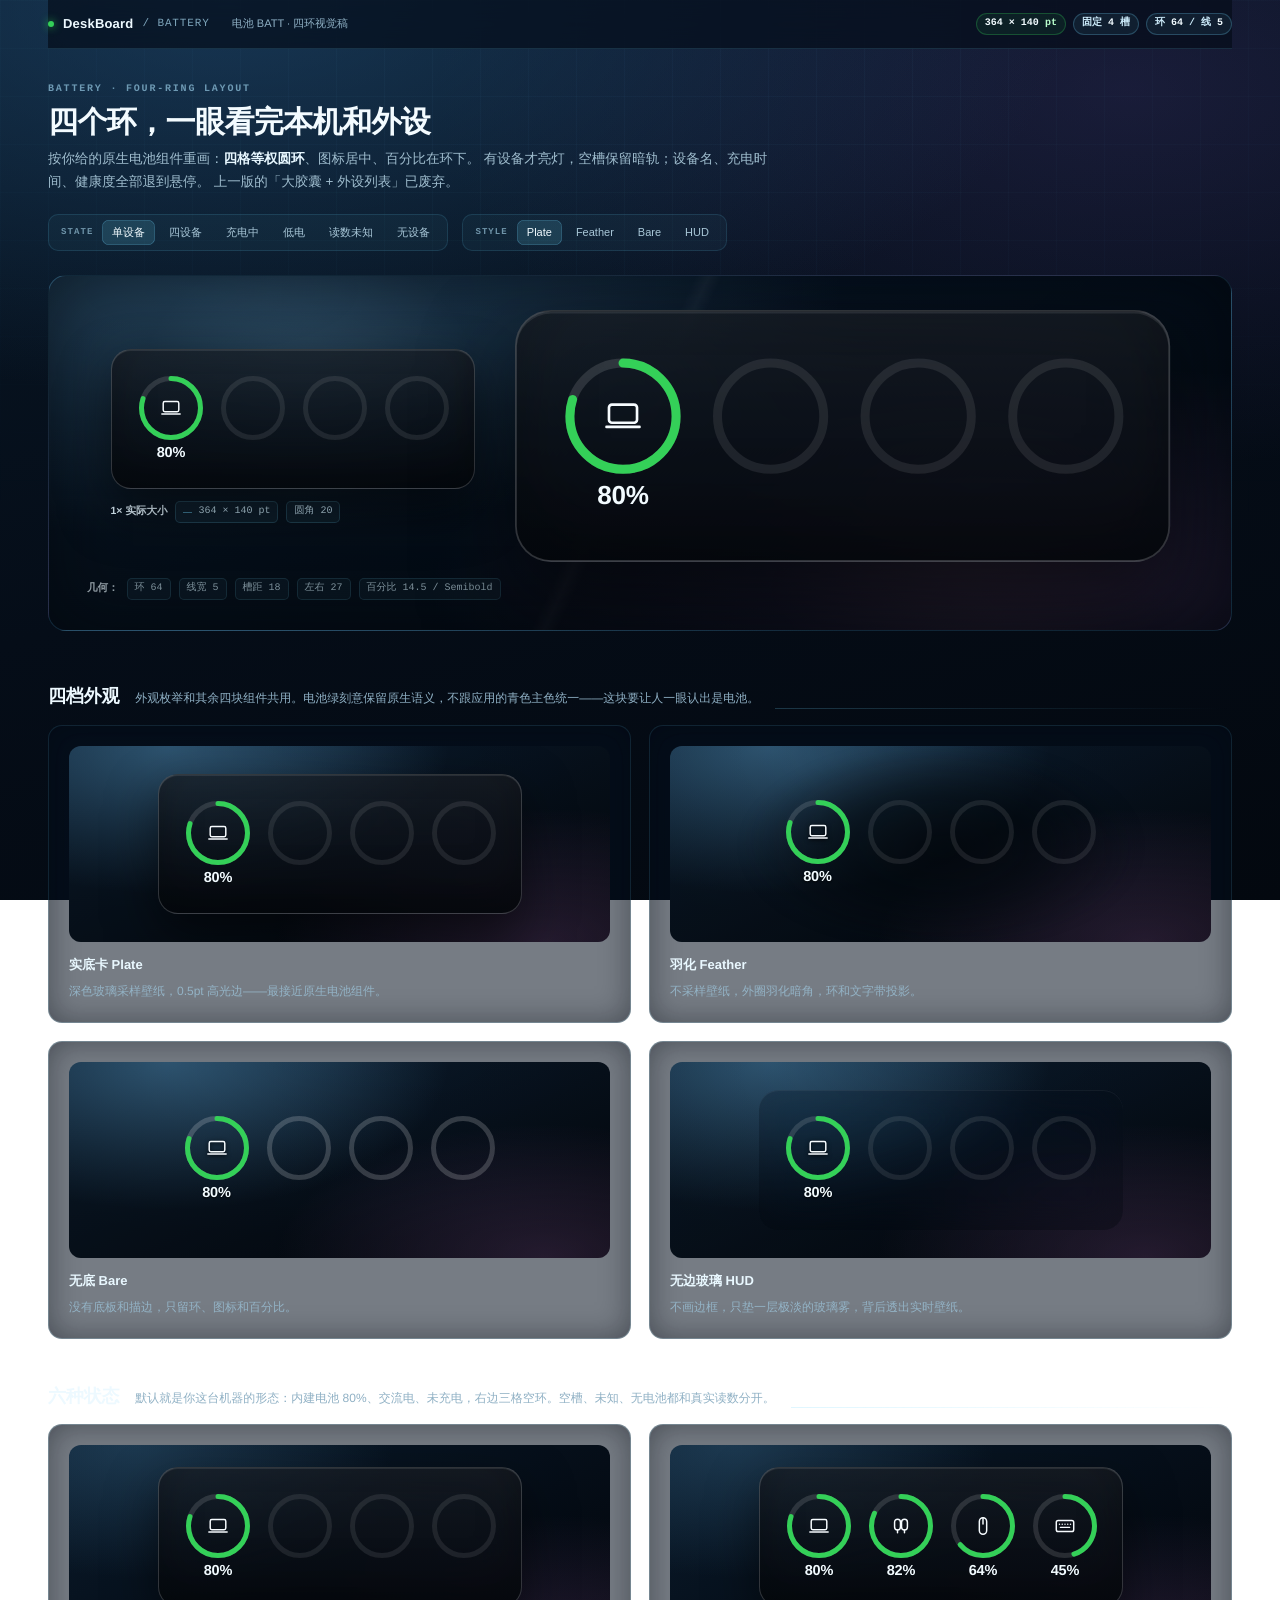
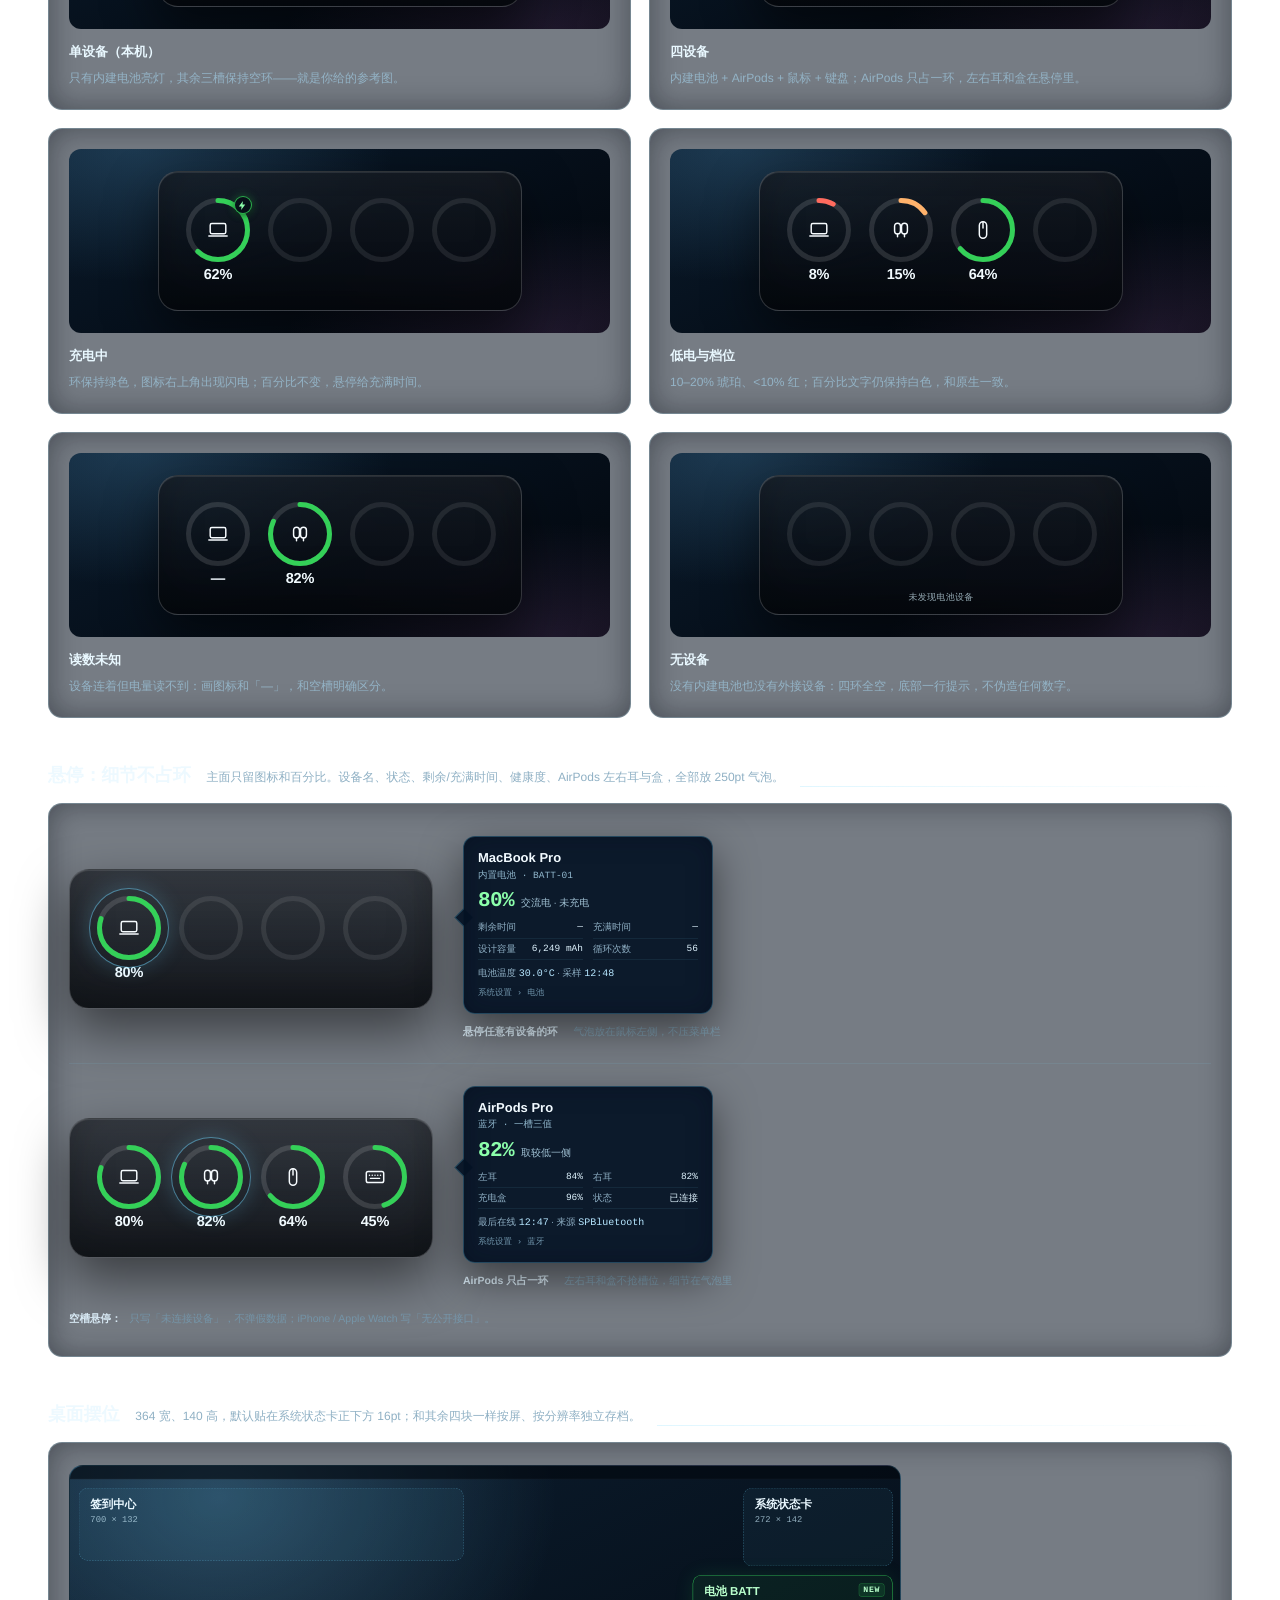
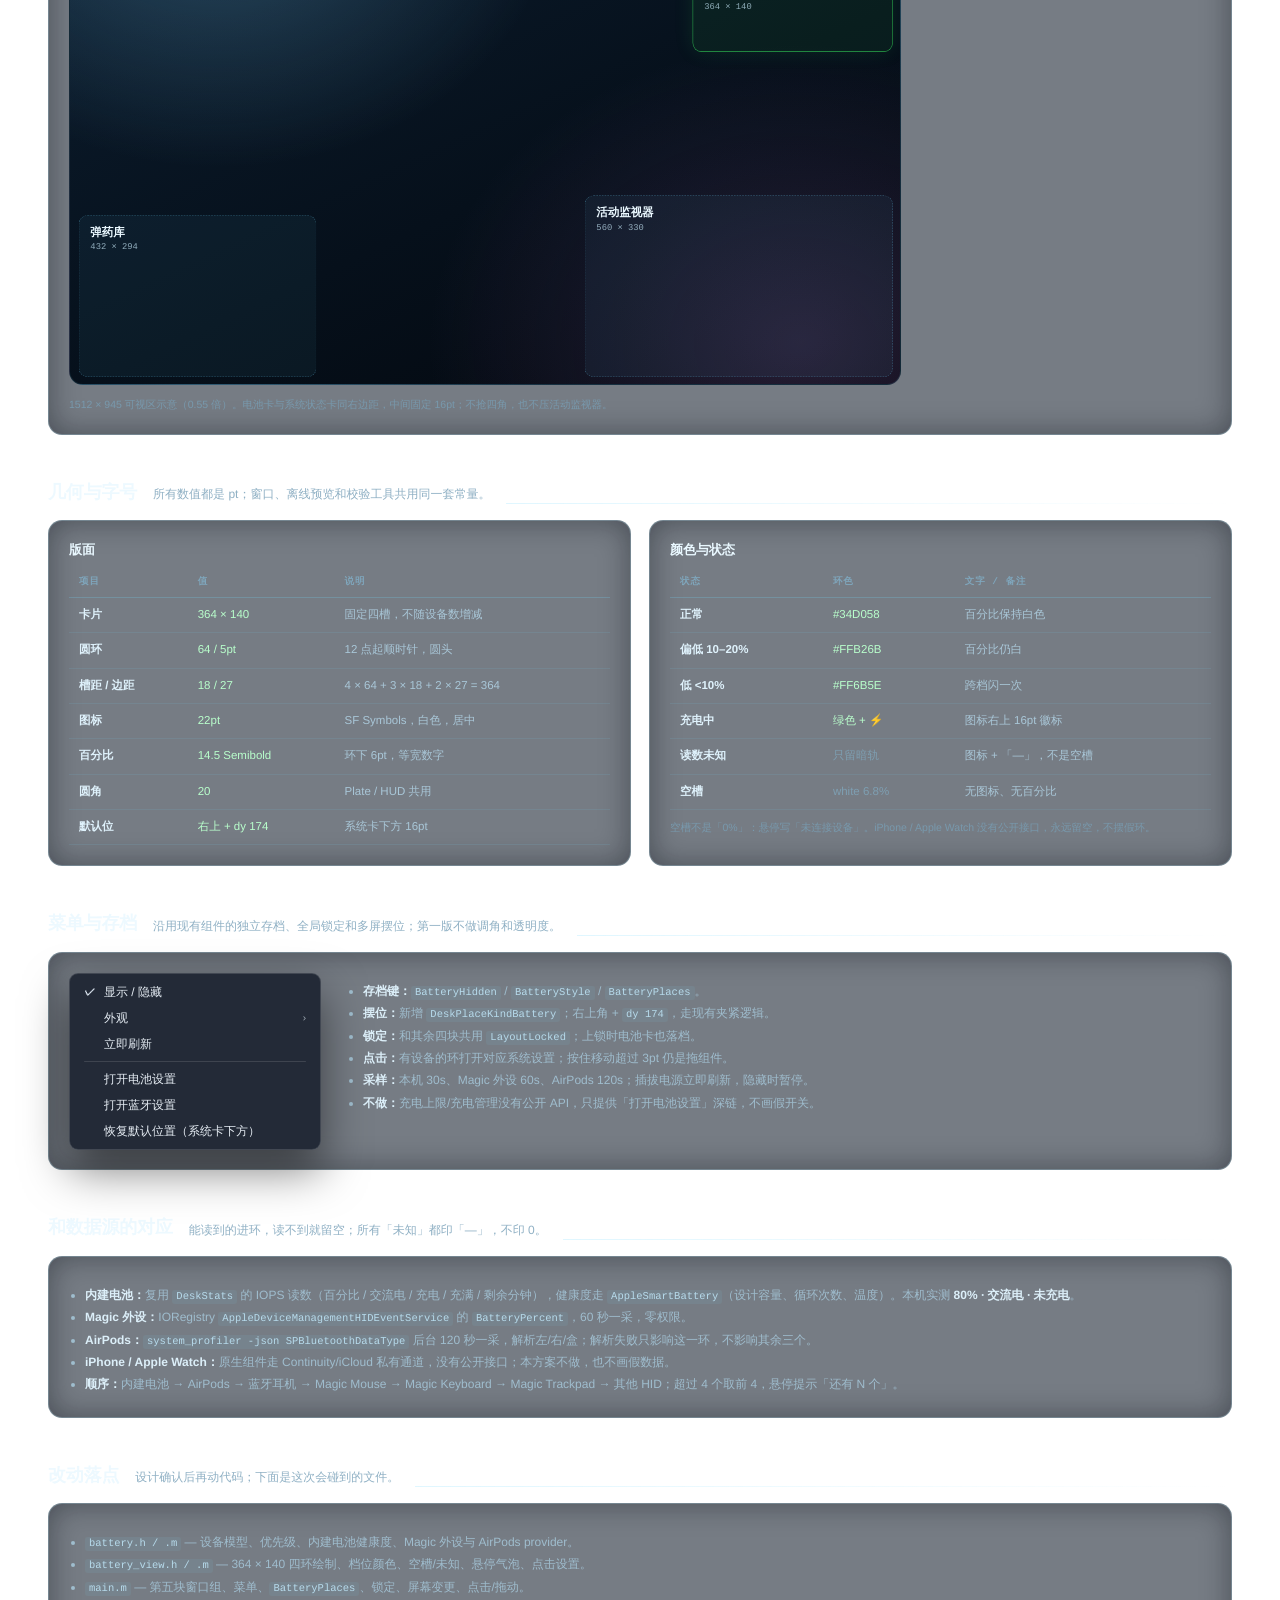
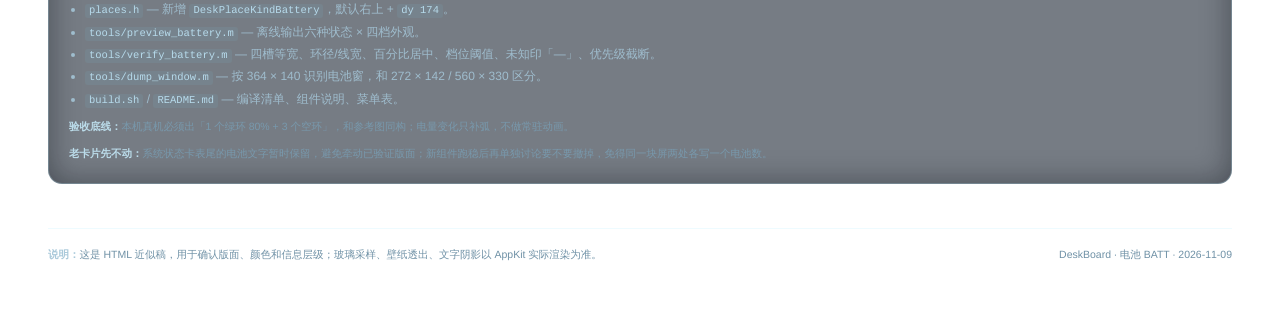
<file: design/battery/index.html>
<!doctype html>
<html lang="zh-CN">
<head>
<meta charset="utf-8">
<meta name="viewport" content="width=device-width, initial-scale=1">
<link rel="icon" type="image/svg+xml" href="data:image/svg+xml,%3Csvg xmlns='http://www.w3.org/2000/svg' viewBox='0 0 32 32'%3E%3Crect width='32' height='32' rx='8' fill='%23060d16'/%3E%3Ccircle cx='16' cy='16' r='9' fill='none' stroke='%2334D058' stroke-width='3'/%3E%3C/svg%3E">
<title>DeskBoard · 电池 BATT · 四环视觉稿</title>
<style>
:root{
  --font:-apple-system,BlinkMacSystemFont,"SF Pro Text","PingFang SC","Helvetica Neue",Arial,sans-serif;
  --mono:"SF Mono",ui-monospace,SFMono-Regular,Menlo,Monaco,monospace;
  --cyan:#70D8FF; --cyan-b:#B2EEFF; --paper:#E2F6FF; --muted:#7EB0CE;
  --ink:#0A1A2A;
  --ok:#34D058; --ok-soft:#86E0BF; --amber:#FFB26B; --red:#FF6B5E;
  --ui:#CFE6F2; --ui-muted:#8FB0C4;
  --card-w:364px; --card-h:140px;
  --ring:64px; --ring-gap:18px; --side:27px;
}
*{box-sizing:border-box}
html,body{margin:0;min-height:100%}
body{
  font-family:var(--font);color:var(--ui);
  background:
    radial-gradient(120% 80% at 18% 0%, rgba(38,86,130,.50), rgba(6,16,30,0) 55%),
    radial-gradient(90% 70% at 88% 10%, rgba(74,58,128,.28), rgba(6,16,30,0) 60%),
    linear-gradient(165deg,#081726 0%,#050d18 52%,#03080f 100%);
  background-attachment:fixed;
  -webkit-font-smoothing:antialiased;
  text-rendering:geometricPrecision;
}
body::before{
  content:"";position:fixed;inset:0;pointer-events:none;z-index:0;
  background-image:
    linear-gradient(rgba(112,216,255,.030) 1px,transparent 1px),
    linear-gradient(90deg,rgba(112,216,255,.030) 1px,transparent 1px);
  background-size:48px 48px;
  mask-image:radial-gradient(120% 90% at 50% 0%,#000 20%,transparent 78%);
  -webkit-mask-image:radial-gradient(120% 90% at 50% 0%,#000 20%,transparent 78%);
}
.page{position:relative;z-index:1;max-width:1240px;margin:0 auto;padding:0 28px 56px}
.topbar{
  position:sticky;top:0;z-index:80;display:flex;flex-wrap:wrap;align-items:center;gap:12px 22px;
  padding:13px 0;background:rgba(5,13,24,.68);
  backdrop-filter:blur(18px) saturate(1.1);-webkit-backdrop-filter:blur(18px) saturate(1.1);
  border-bottom:.5px solid rgba(112,216,255,.14);
}
.brand{display:flex;align-items:center;gap:9px;font:600 13px/1.2 var(--font);color:#EDF9FF;letter-spacing:.2px}
.brand .dot{width:6px;height:6px;border-radius:50%;background:var(--ok);box-shadow:0 0 9px rgba(52,208,88,.9)}
.brand small{font:500 11px/1 var(--mono);color:#7FA6BC;letter-spacing:.08em}
.top-hint{font:11px/1.5 var(--font);color:var(--ui-muted)}
.top-chips{margin-left:auto;display:flex;gap:7px;flex-wrap:wrap}
.chip{
  font:600 10px/1 var(--mono);color:#CCEBFA;padding:5px 8px;border-radius:20px;
  background:rgba(112,216,255,.07);border:.5px solid rgba(112,216,255,.24);white-space:nowrap;
}
.chip b{color:#F2FBFF;font-weight:600}
.chip.green{color:#B9FFCC;background:rgba(52,208,88,.08);border-color:rgba(52,208,88,.28)}
.chip.warn{color:#FFC7BC;background:rgba(255,107,94,.07);border-color:rgba(255,107,94,.24)}

.hero{padding:36px 0 8px}
.kicker{font:600 10px/1 var(--mono);letter-spacing:.18em;color:#6E9AB4;text-transform:uppercase}
h1{margin:10px 0 8px;font:600 30px/1.18 var(--font);letter-spacing:-.02em;color:#F3FBFF}
.lede{margin:0;max-width:720px;font:13.5px/1.7 var(--font);color:#9FBDCE}
.lede b{color:#E7F7FF;font-weight:600}
.lede .ok{color:#A6EBD2;font-weight:600}

.controls{display:flex;gap:14px;flex-wrap:wrap;margin-top:20px}
.ctl-group{display:flex;align-items:center;gap:4px;padding:5px 7px;border-radius:10px;background:rgba(112,216,255,.045);border:.5px solid rgba(112,216,255,.13)}
.ctl-label{font:600 9px/1 var(--mono);letter-spacing:.12em;color:#6F94A9;padding:0 5px;text-transform:uppercase}
.ctl{border:0;background:transparent;color:#A9C7D8;font:500 11px/1 var(--font);padding:7px 10px;border-radius:7px;cursor:pointer;white-space:nowrap;transition:background .15s,color .15s}
.ctl:hover{background:rgba(112,216,255,.08);color:#EAF8FF}
.ctl.on{background:rgba(112,216,255,.14);color:#F2FBFF;box-shadow:inset 0 0 0 .5px rgba(112,216,255,.35)}
.ctl.on.green{background:rgba(52,208,88,.13);color:#B9FFCC;box-shadow:inset 0 0 0 .5px rgba(52,208,88,.36)}

.stage-row{display:flex;gap:28px;align-items:flex-end;flex-wrap:wrap;margin-top:24px}
.stage{
  position:relative;flex:1 1 100%;min-height:300px;border-radius:18px;overflow:hidden;
  background:
    radial-gradient(95% 120% at 12% 4%, rgba(78,132,168,.42), rgba(6,16,30,0) 58%),
    radial-gradient(90% 100% at 88% 88%, rgba(112,78,148,.32), rgba(6,16,30,0) 62%),
    linear-gradient(150deg,#0a1c2e 0%,#061220 48%,#040b14 100%);
  border:.5px solid rgba(112,216,255,.10);
  box-shadow:inset 0 0 70px rgba(1,7,15,.55);
  padding:34px 38px 30px;
}
.stage::before{
  content:"";position:absolute;inset:0;pointer-events:none;
  background:
    radial-gradient(240px 180px at 22% 28%, rgba(160,220,255,.12), transparent 70%),
    radial-gradient(300px 220px at 78% 76%, rgba(255,176,140,.07), transparent 72%),
    linear-gradient(115deg, transparent 0 48%, rgba(255,255,255,.035) 49%, transparent 50% 100%);
}
.stage::after{
  content:"";position:absolute;inset:0;pointer-events:none;
  background:radial-gradient(120% 90% at 50% 0%,rgba(0,0,0,0),rgba(0,0,0,.34));
}
.stage-inner{position:relative;z-index:2;display:flex;gap:40px;align-items:center;justify-content:center;flex-wrap:wrap}
.true-size{display:flex;flex-direction:column;gap:12px;align-items:flex-start}
.zoom-wrap{position:relative}
.zoom{transform:scale(1.8);transform-origin:top left}
.zoom-slot{width:655px;height:252px;border-radius:12px}
.caption{font:10.5px/1.5 var(--font);color:#86A9BD;display:flex;align-items:center;gap:8px;flex-wrap:wrap}
.caption b{color:#DCEEF9;font-weight:600}
.caption .mono{font:10px var(--mono);color:#B9D9EA}
.dim{
  display:inline-flex;align-items:center;gap:6px;padding:3px 7px;border-radius:5px;
  background:rgba(112,216,255,.06);border:.5px solid rgba(112,216,255,.18);
  font:10px/1.4 var(--mono);color:#BBD8E7;white-space:nowrap;
}
.dim i{display:inline-block;width:9px;height:1px;background:rgba(112,216,255,.5)}

/* ---------- 电池组件本体 ---------- */
.battery{
  position:relative;flex:none;width:var(--card-w);height:var(--card-h);border-radius:20px;
  isolation:isolate;
}
.battery .slots{
  position:relative;z-index:2;display:flex;gap:var(--ring-gap);
  padding:26px var(--side) 0;
}
.slot{width:var(--ring);display:flex;flex-direction:column;align-items:center;flex:none}
.ring-wrap{position:relative;width:var(--ring);height:var(--ring);flex:none}
.ring{display:block;width:var(--ring);height:var(--ring);overflow:visible}
.ring .track{fill:none;stroke:rgba(255,255,255,.125);stroke-width:5}
.slot.empty .ring .track{stroke:rgba(255,255,255,.085)}
.ring .arc{fill:none;stroke-width:5;stroke-linecap:round;transition:stroke-dasharray .45s ease}
.ring-icon{
  position:absolute;inset:0;display:flex;align-items:center;justify-content:center;
  color:#F7FCFF;pointer-events:none;
}
.ring-icon svg{width:22px;height:22px;display:block;fill:none;stroke:currentColor;stroke-width:1.6;stroke-linecap:round;stroke-linejoin:round}
.pct{
  display:block;width:100%;margin-top:6px;text-align:center;
  font:600 14.5px/1 var(--font);color:#F2FBFF;
  font-variant-numeric:tabular-nums;letter-spacing:-.01em;white-space:nowrap;
}
.bolt{
  position:absolute;right:-2px;top:-2px;width:18px;height:18px;border-radius:50%;
  background:#071018;border:1.5px solid rgba(52,208,88,.82);
  display:flex;align-items:center;justify-content:center;color:#8CFFAB;
  box-shadow:0 0 10px rgba(52,208,88,.38),0 2px 6px rgba(0,0,0,.5);
}
.bolt svg{width:11px;height:11px;fill:currentColor}
.slot.hot .ring-wrap::after{
  content:"";position:absolute;inset:-7px;border-radius:50%;pointer-events:none;
  box-shadow:0 0 0 1px rgba(112,216,255,.45),0 0 22px rgba(112,216,255,.22);
}
.empty-hint{
  position:absolute;left:0;right:0;bottom:11px;z-index:2;text-align:center;
  font:500 9px/1.2 var(--font);color:rgba(210,238,250,.70);letter-spacing:.03em;
}

/* 四档外观：和 DeskStyle 同一套语义，电池绿不跟着青色主色走 */
.battery.style-plate{
  background:linear-gradient(180deg,rgba(26,30,36,.72) 0%,rgba(14,18,24,.78) 42%,rgba(6,9,14,.86) 100%);
  border:.5px solid rgba(255,255,255,.17);
  box-shadow:
    inset 0 1px 0 rgba(255,255,255,.09),
    inset 0 -22px 44px rgba(0,0,0,.26),
    0 22px 50px rgba(0,0,0,.50);
  backdrop-filter:blur(28px) saturate(1.25);
  -webkit-backdrop-filter:blur(28px) saturate(1.25);
}
.battery.style-feather{background:none;border:none;box-shadow:none}
.battery.style-feather::before{
  content:"";position:absolute;inset:-34px -28px -30px;z-index:0;border-radius:50%;
  background:radial-gradient(58% 62% at 50% 52%,rgba(2,7,12,.82) 0%,rgba(2,7,12,.58) 42%,rgba(2,7,12,.20) 68%,rgba(2,7,12,0) 82%);
  filter:blur(5px);
}
.battery.style-bare{background:none;border:none;box-shadow:none}
.battery.style-bare .ring .track{stroke:rgba(255,255,255,.18)}
.battery.style-hud{
  background:linear-gradient(180deg,rgba(10,17,27,.26),rgba(3,7,12,.34));
  border:none;box-shadow:inset 0 1px 0 rgba(255,255,255,.05);
  backdrop-filter:blur(18px) saturate(1.2);
  -webkit-backdrop-filter:blur(18px) saturate(1.2);
}
.battery.style-bare .pct,
.battery.style-hud .pct,
.battery.style-feather .pct{text-shadow:0 1px 2px rgba(0,0,0,.92)}
.battery.style-bare .ring-icon svg,
.battery.style-hud .ring-icon svg,
.battery.style-feather .ring-icon svg{filter:drop-shadow(0 1px 2px rgba(0,0,0,.9))}

/* ---------- 区块 ---------- */
.section{margin-top:46px}
.section-head{display:flex;align-items:flex-end;gap:16px;flex-wrap:wrap;margin-bottom:16px}
.section-head h2{margin:0;font:600 18px/1.3 var(--font);color:#EDF9FF;letter-spacing:-.01em}
.section-head p{margin:0;font:12px/1.6 var(--font);color:#8FB0C4;max-width:760px}
.section-head .rule{flex:1;height:1px;background:linear-gradient(90deg,rgba(112,216,255,.22),rgba(112,216,255,0))}
.grid2{display:grid;grid-template-columns:repeat(2,minmax(0,1fr));gap:18px}
@media(max-width:980px){.grid2{grid-template-columns:1fr}}
@media(max-width:900px){.stage-row{flex-direction:column;align-items:stretch}.zoom-wrap{display:none}}
.panel{
  position:relative;border-radius:14px;padding:20px;
  background:rgba(7,18,32,.55);border:.5px solid rgba(112,216,255,.11);
  box-shadow:inset 0 0 30px rgba(1,7,15,.4);
}
.panel h3{margin:0 0 8px;font:600 13px/1.4 var(--font);color:#E9F8FF}
.panel p{margin:0;font:12px/1.65 var(--font);color:#93B3C6}
.panel p+p{margin-top:6px}
.panel .note{margin-top:10px;font:10.5px/1.6 var(--font);color:#7899AD}
.panel .note b{color:#BBDCEA;font-weight:600}
ul.tight{margin:8px 0 0;padding-left:16px}
ul.tight li{font:12px/1.7 var(--font);color:#9FBDCE;margin:2px 0}
ul.tight li b{color:#DCEFF9;font-weight:600}
ul.tight li code{font:10.5px var(--mono);color:#B7DBEC;background:rgba(112,216,255,.07);padding:1px 4px;border-radius:3px}

.style-stage{
  position:relative;display:flex;align-items:center;justify-content:center;
  min-height:196px;border-radius:12px;margin-bottom:14px;overflow:hidden;
  background:
    radial-gradient(90% 130% at 18% 0%, rgba(80,140,180,.55), transparent 58%),
    radial-gradient(80% 110% at 88% 100%, rgba(130,86,150,.38), transparent 62%),
    linear-gradient(155deg,#0d2135 0%,#07111d 58%,#03070d 100%);
}
.style-stage::after{
  content:"";position:absolute;inset:0;pointer-events:none;
  background:radial-gradient(110% 90% at 50% 0%,rgba(0,0,0,0),rgba(0,0,0,.30));
}
.style-stage .battery{position:relative;z-index:2}
.state-stage{
  display:flex;align-items:center;justify-content:center;
  min-height:184px;border-radius:12px;margin-bottom:14px;overflow:hidden;
  background:
    radial-gradient(80% 120% at 12% 0%, rgba(64,116,152,.35), transparent 60%),
    radial-gradient(80% 100% at 90% 100%, rgba(112,72,132,.25), transparent 62%),
    linear-gradient(155deg,#0a1b2c 0%,#050d17 62%,#02060b 100%);
}
.badge{display:inline-block;padding:2px 6px;border-radius:4px;font:600 9px/1.4 var(--mono);letter-spacing:.04em}
.badge.keep{background:rgba(112,216,255,.10);border:.5px solid rgba(112,216,255,.26);color:#BDE6F7}
.badge.drop{background:rgba(255,138,122,.08);border:.5px solid rgba(255,138,122,.26);color:#FFB8AC}
.badge.new{background:rgba(134,224,191,.09);border:.5px solid rgba(134,224,191,.28);color:#A6EBD2}

/* ---------- 悬停 ---------- */
.hover-panel{padding:10px 20px}
.hover-demo{display:flex;gap:30px;align-items:center;flex-wrap:wrap;padding:22px 0}
.hover-demo + .hover-demo{border-top:.5px solid rgba(112,216,255,.09)}
.hover-side{display:flex;flex-direction:column;gap:11px;align-items:flex-start}
.bubble{
  width:250px;border-radius:12px;padding:13px 14px;flex:none;position:relative;
  background:rgba(4,18,36,.92);border:.5px solid rgba(112,216,255,.24);
  box-shadow:0 16px 40px rgba(0,0,0,.5),inset 0 0 25px rgba(2,10,22,.35);
}
.bubble::after{
  content:"";position:absolute;left:-7px;top:74px;width:12px;height:12px;transform:rotate(45deg);
  background:rgba(4,18,36,.92);border-left:.5px solid rgba(112,216,255,.24);border-bottom:.5px solid rgba(112,216,255,.24);
}
.b-name{font:600 13px/1.2 var(--font);color:#F2FBFF;white-space:nowrap;overflow:hidden;text-overflow:ellipsis}
.b-sub{font:9.5px/1.4 var(--mono);color:#8FB6CB;margin-top:3px;white-space:nowrap}
.b-hero{display:flex;align-items:baseline;gap:7px;margin-top:9px}
.b-hero b{font:600 21px/1 var(--mono);color:#8CFFAB;letter-spacing:-.03em;font-variant-numeric:tabular-nums}
.b-hero span{font:10px/1.2 var(--font);color:#9FC0D2}
.b-rows{margin-top:9px;display:grid;grid-template-columns:1fr 1fr;gap:4px 10px}
.b-row{display:flex;justify-content:space-between;gap:6px;font:9.5px/1.5 var(--font);color:#8FB0C4;border-bottom:.5px solid rgba(112,216,255,.08);padding-bottom:2px}
.b-row b{font:500 9.5px var(--mono);color:#DDF2FC;white-space:nowrap}
.b-hist{margin-top:7px;font:9.5px/1.5 var(--font);color:#8FB0C4}
.b-hist b{font:500 10px var(--mono);color:#B6E7FF}
.b-foot{margin-top:7px;font:8.5px/1.4 var(--mono);color:#6F94A9;white-space:nowrap;overflow:hidden;text-overflow:ellipsis}

/* ---------- 桌面摆位 ---------- */
.desk-wrap{overflow-x:auto;padding:2px 0}
.desk{
  position:relative;width:832px;height:520px;border-radius:14px;overflow:hidden;flex:none;
  background:
    radial-gradient(70% 90% at 18% 6%, rgba(80,136,168,.45), transparent 58%),
    radial-gradient(70% 90% at 88% 92%, rgba(100,66,120,.35), transparent 64%),
    linear-gradient(155deg,#0c1e30 0%,#06101b 58%,#03070d 100%);
  border:.5px solid rgba(112,216,255,.12);
}
.desk-canvas{position:absolute;left:0;top:0;width:1512px;height:945px;transform:scale(.55);transform-origin:top left}
.desk-menubar{position:absolute;left:0;top:0;width:1512px;height:24px;background:rgba(3,8,14,.62);border-bottom:.5px solid rgba(255,255,255,.06)}
.dw{position:absolute;border-radius:16px;padding:18px 20px;display:flex;flex-direction:column;gap:6px}
.dw b{font:600 21px/1.15 var(--font);color:#EAF8FF;letter-spacing:-.01em}
.dw span{font:500 16px/1.2 var(--mono);color:rgba(200,232,248,.70)}
.dw.cyan{border:1px dashed rgba(112,216,255,.45);background:rgba(112,216,255,.055)}
.dw.new{border:1px solid rgba(52,208,88,.78);background:rgba(52,208,88,.075);box-shadow:0 0 34px rgba(52,208,88,.12)}
.dw.new b{color:#B9FFCC}
.dw .tag{position:absolute;right:14px;top:14px;font:600 15px/1 var(--mono);letter-spacing:.08em;color:#B9FFCC;background:rgba(52,208,88,.12);border:.5px solid rgba(52,208,88,.35);padding:4px 7px;border-radius:6px}
.desk-caption{margin-top:10px;font:10.5px/1.6 var(--font);color:#7899AD}
.desk-caption b{color:#BBDCEA;font-weight:600}

/* ---------- 规格 ---------- */
table.spec{width:100%;border-collapse:collapse;font:11.5px/1.6 var(--font)}
table.spec th,table.spec td{text-align:left;vertical-align:top;padding:8px 10px;border-bottom:.5px solid rgba(112,216,255,.10)}
table.spec th{font:600 9.5px/1.4 var(--mono);letter-spacing:.10em;color:#7FA6BC;text-transform:uppercase;border-bottom-color:rgba(112,216,255,.22)}
table.spec td{color:#A9C7D8}
table.spec td:first-child{color:#DFF2FC;font-weight:600;white-space:nowrap}
table.spec code{font:10.5px var(--mono);color:#B7DBEC;background:rgba(112,216,255,.07);padding:1px 4px;border-radius:3px}
table.spec .new{color:#B9FFCC}
table.spec .old{color:#7E9FB2}

/* ---------- 菜单 ---------- */
.menu-demo{display:flex;gap:26px;flex-wrap:wrap;align-items:flex-start}
.mac-menu{
  width:252px;padding:5px;border-radius:9px;background:rgba(30,38,50,.94);
  border:.5px solid rgba(255,255,255,.14);box-shadow:0 20px 45px rgba(0,0,0,.5);
  backdrop-filter:blur(20px);-webkit-backdrop-filter:blur(20px);flex:none;
}
.mac-menu .mi{display:flex;align-items:center;gap:8px;padding:4px 9px;border-radius:4px;font:12px/1.5 var(--font);color:#E6EDF4;white-space:nowrap}
.mac-menu .mi .sig{width:12px;color:#DCE6F0;font:600 11px var(--font);text-align:center;flex:none}
.mac-menu .mi .arrow{margin-left:auto;color:#9FAAB5;font:10px var(--font)}
.mac-menu .mi.sep{padding:0;margin:4px 9px;height:.5px;background:rgba(255,255,255,.12)}
.mac-menu .mi.hi{background:rgba(52,208,88,.20);color:#FFFFFF}
.mac-menu .mi.on .sig{color:#B9FFCC}
.menu-copy{flex:1 1 420px;min-width:280px}

.footer{
  margin-top:44px;padding:18px 0 0;border-top:.5px solid rgba(112,216,255,.12);
  display:flex;justify-content:space-between;gap:18px;flex-wrap:wrap;font:10.5px/1.7 var(--font);color:#6F91A6;
}
.footer b{color:#A9C9DA;font-weight:600}
</style>
</head>
<body>
<div class="page">
  <header class="topbar">
    <div class="brand"><span class="dot"></span>DeskBoard <small>/ BATTERY</small></div>
    <div class="top-hint">电池 BATT · 四环视觉稿</div>
    <div class="top-chips">
      <span class="chip green"><b>364 × 140</b> pt</span>
      <span class="chip">固定 <b>4</b> 槽</span>
      <span class="chip">环 <b>64</b> / 线 <b>5</b></span>
    </div>
  </header>

  <main>
    <section class="hero">
      <div class="kicker">BATTERY · FOUR-RING LAYOUT</div>
      <h1>四个环，一眼看完本机和外设</h1>
      <p class="lede">
        按你给的原生电池组件重画：<b>四格等权圆环</b>、图标居中、百分比在环下。
        有设备才亮灯，空槽保留暗轨；设备名、充电时间、健康度全部退到悬停。
        上一版的「大胶囊 + 外设列表」已废弃。
      </p>

      <div class="controls">
        <div class="ctl-group" id="state-btns">
          <span class="ctl-label">STATE</span>
        </div>
        <div class="ctl-group" id="style-btns">
          <span class="ctl-label">STYLE</span>
        </div>
      </div>

      <div class="stage-row">
        <div class="stage">
          <div class="stage-inner">
            <div class="true-size">
              <div id="hero-widget"></div>
              <div class="caption">
                <b>1× 实际大小</b>
                <span class="dim"><i></i>364 × 140 pt</span>
                <span class="dim">圆角 20</span>
              </div>
            </div>
            <div class="zoom-wrap">
              <div class="zoom-slot"><div class="zoom" id="hero-zoom"></div></div>
            </div>
          </div>
          <div class="caption" style="margin-top:16px">
            <b>几何：</b>
            <span class="dim">环 64</span>
            <span class="dim">线宽 5</span>
            <span class="dim">槽距 18</span>
            <span class="dim">左右 27</span>
            <span class="dim">百分比 14.5 / Semibold</span>
          </div>
        </div>
      </div>
    </section>

    <section class="section">
      <div class="section-head">
        <h2>四档外观</h2>
        <p>外观枚举和其余四块组件共用。电池绿刻意保留原生语义，不跟应用的青色主色统一——这块要让人一眼认出是电池。</p>
        <div class="rule"></div>
      </div>
      <div class="grid2" id="style-grid"></div>
    </section>

    <section class="section">
      <div class="section-head">
        <h2>六种状态</h2>
        <p>默认就是你这台机器的形态：内建电池 80%、交流电、未充电，右边三格空环。空槽、未知、无电池都和真实读数分开。</p>
        <div class="rule"></div>
      </div>
      <div class="grid2" id="state-grid"></div>
    </section>

    <section class="section">
      <div class="section-head">
        <h2>悬停：细节不占环</h2>
        <p>主面只留图标和百分比。设备名、状态、剩余/充满时间、健康度、AirPods 左右耳与盒，全部放 250pt 气泡。</p>
        <div class="rule"></div>
      </div>
      <div class="panel hover-panel">
        <div class="hover-demo">
          <div id="hover-mac-widget"></div>
          <div class="hover-side">
            <div class="bubble">
              <div class="b-name">MacBook Pro</div>
              <div class="b-sub">内置电池 · BATT-01</div>
              <div class="b-hero"><b>80%</b><span>交流电 · 未充电</span></div>
              <div class="b-rows">
                <div class="b-row"><span>剩余时间</span><b>—</b></div>
                <div class="b-row"><span>充满时间</span><b>—</b></div>
                <div class="b-row"><span>设计容量</span><b>6,249 mAh</b></div>
                <div class="b-row"><span>循环次数</span><b>56</b></div>
              </div>
              <div class="b-hist">电池温度 <b>30.0°C</b> · 采样 <b>12:48</b></div>
              <div class="b-foot">系统设置 › 电池</div>
            </div>
            <div class="caption">
              <b>悬停任意有设备的环</b><br>
              <span style="color:#7E9FB2">气泡放在鼠标左侧，不压菜单栏</span>
            </div>
          </div>
        </div>

        <div class="hover-demo">
          <div id="hover-airpods-widget"></div>
          <div class="hover-side">
            <div class="bubble">
              <div class="b-name">AirPods Pro</div>
              <div class="b-sub">蓝牙 · 一槽三值</div>
              <div class="b-hero"><b>82%</b><span>取较低一侧</span></div>
              <div class="b-rows">
                <div class="b-row"><span>左耳</span><b>84%</b></div>
                <div class="b-row"><span>右耳</span><b>82%</b></div>
                <div class="b-row"><span>充电盒</span><b>96%</b></div>
                <div class="b-row"><span>状态</span><b>已连接</b></div>
              </div>
              <div class="b-hist">最后在线 <b>12:47</b> · 来源 <b>SPBluetooth</b></div>
              <div class="b-foot">系统设置 › 蓝牙</div>
            </div>
            <div class="caption">
              <b>AirPods 只占一环</b><br>
              <span style="color:#7E9FB2">左右耳和盒不抢槽位，细节在气泡里</span>
            </div>
          </div>
        </div>
        <div class="caption" style="padding:0 0 18px;color:#7899AD">
          <b>空槽悬停：</b>只写「未连接设备」，不弹假数据；iPhone / Apple Watch 写「无公开接口」。
        </div>
      </div>
    </section>

    <section class="section">
      <div class="section-head">
        <h2>桌面摆位</h2>
        <p>364 宽、140 高，默认贴在系统状态卡正下方 16pt；和其余四块一样按屏、按分辨率独立存档。</p>
        <div class="rule"></div>
      </div>
      <div class="panel">
        <div class="desk-wrap">
          <div class="desk">
            <div class="desk-canvas">
              <div class="desk-menubar"></div>
              <div class="dw cyan" style="left:16px;top:40px;width:700px;height:132px">
                <b>签到中心</b><span>700 × 132</span>
              </div>
              <div class="dw cyan" style="left:1224px;top:40px;width:272px;height:142px">
                <b>系统状态卡</b><span>272 × 142</span>
              </div>
              <div class="dw new" style="left:1132px;top:198px;width:364px;height:140px">
                <span class="tag">NEW</span>
                <b>电池 BATT</b><span>364 × 140</span>
              </div>
              <div class="dw cyan" style="left:936px;top:599px;width:560px;height:330px">
                <b>活动监视器</b><span>560 × 330</span>
              </div>
              <div class="dw cyan" style="left:16px;top:635px;width:432px;height:294px">
                <b>弹药库</b><span>432 × 294</span>
              </div>
            </div>
          </div>
        </div>
        <div class="desk-caption">
          1512 × 945 可视区示意（0.55 倍）。电池卡与系统状态卡同右边距，中间固定 16pt；不抢四角，也不压活动监视器。
        </div>
      </div>
    </section>

    <section class="section">
      <div class="section-head">
        <h2>几何与字号</h2>
        <p>所有数值都是 pt；窗口、离线预览和校验工具共用同一套常量。</p>
        <div class="rule"></div>
      </div>
      <div class="grid2">
        <div class="panel">
          <h3>版面</h3>
          <table class="spec">
            <tr><th>项目</th><th>值</th><th>说明</th></tr>
            <tr><td>卡片</td><td class="new">364 × 140</td><td>固定四槽，不随设备数增减</td></tr>
            <tr><td>圆环</td><td class="new">64 / 5pt</td><td>12 点起顺时针，圆头</td></tr>
            <tr><td>槽距 / 边距</td><td class="new">18 / 27</td><td>4 × 64 + 3 × 18 + 2 × 27 = 364</td></tr>
            <tr><td>图标</td><td class="new">22pt</td><td>SF Symbols，白色，居中</td></tr>
            <tr><td>百分比</td><td class="new">14.5 Semibold</td><td>环下 6pt，等宽数字</td></tr>
            <tr><td>圆角</td><td class="new">20</td><td>Plate / HUD 共用</td></tr>
            <tr><td>默认位</td><td class="new">右上 + dy 174</td><td>系统卡下方 16pt</td></tr>
          </table>
        </div>
        <div class="panel">
          <h3>颜色与状态</h3>
          <table class="spec">
            <tr><th>状态</th><th>环色</th><th>文字 / 备注</th></tr>
            <tr><td>正常</td><td class="new">#34D058</td><td>百分比保持白色</td></tr>
            <tr><td>偏低 10–20%</td><td class="new">#FFB26B</td><td>百分比仍白</td></tr>
            <tr><td>低 &lt;10%</td><td class="new">#FF6B5E</td><td>跨档闪一次</td></tr>
            <tr><td>充电中</td><td class="new">绿色 + ⚡</td><td>图标右上 16pt 徽标</td></tr>
            <tr><td>读数未知</td><td class="old">只留暗轨</td><td>图标 + 「—」，不是空槽</td></tr>
            <tr><td>空槽</td><td class="old">white 6.8%</td><td>无图标、无百分比</td></tr>
          </table>
          <div class="note">空槽不是「0%」：悬停写「未连接设备」。iPhone / Apple Watch 没有公开接口，永远留空，不摆假环。</div>
        </div>
      </div>
    </section>

    <section class="section">
      <div class="section-head">
        <h2>菜单与存档</h2>
        <p>沿用现有组件的独立存档、全局锁定和多屏摆位；第一版不做调角和透明度。</p>
        <div class="rule"></div>
      </div>
      <div class="panel menu-demo">
        <div class="mac-menu">
          <div class="mi"><span class="sig">✓</span>显示 / 隐藏</div>
          <div class="mi"><span class="sig"></span>外观<span class="arrow">›</span></div>
          <div class="mi"><span class="sig"></span>立即刷新</div>
          <div class="mi sep"></div>
          <div class="mi"><span class="sig"></span>打开电池设置</div>
          <div class="mi"><span class="sig"></span>打开蓝牙设置</div>
          <div class="mi"><span class="sig"></span>恢复默认位置（系统卡下方）</div>
        </div>
        <div class="menu-copy">
          <ul class="tight">
            <li><b>存档键：</b><code>BatteryHidden</code> / <code>BatteryStyle</code> / <code>BatteryPlaces</code>。</li>
            <li><b>摆位：</b>新增 <code>DeskPlaceKindBattery</code>；右上角 + <code>dy 174</code>，走现有夹紧逻辑。</li>
            <li><b>锁定：</b>和其余四块共用 <code>LayoutLocked</code>；上锁时电池卡也落档。</li>
            <li><b>点击：</b>有设备的环打开对应系统设置；按住移动超过 3pt 仍是拖组件。</li>
            <li><b>采样：</b>本机 30s、Magic 外设 60s、AirPods 120s；插拔电源立即刷新，隐藏时暂停。</li>
            <li><b>不做：</b>充电上限/充电管理没有公开 API，只提供「打开电池设置」深链，不画假开关。</li>
          </ul>
        </div>
      </div>
    </section>

    <section class="section">
      <div class="section-head">
        <h2>和数据源的对应</h2>
        <p>能读到的进环，读不到就留空；所有「未知」都印「—」，不印 0。</p>
        <div class="rule"></div>
      </div>
      <div class="panel">
        <ul class="tight">
          <li><b>内建电池：</b>复用 <code>DeskStats</code> 的 IOPS 读数（百分比 / 交流电 / 充电 / 充满 / 剩余分钟），健康度走 <code>AppleSmartBattery</code>（设计容量、循环次数、温度）。本机实测 <b>80% · 交流电 · 未充电</b>。</li>
          <li><b>Magic 外设：</b>IORegistry <code>AppleDeviceManagementHIDEventService</code> 的 <code>BatteryPercent</code>，60 秒一采，零权限。</li>
          <li><b>AirPods：</b><code>system_profiler -json SPBluetoothDataType</code> 后台 120 秒一采，解析左/右/盒；解析失败只影响这一环，不影响其余三个。</li>
          <li><b>iPhone / Apple Watch：</b>原生组件走 Continuity/iCloud 私有通道，没有公开接口；本方案不做，也不画假数据。</li>
          <li><b>顺序：</b>内建电池 → AirPods → 蓝牙耳机 → Magic Mouse → Magic Keyboard → Magic Trackpad → 其他 HID；超过 4 个取前 4，悬停提示「还有 N 个」。</li>
        </ul>
      </div>
    </section>

    <section class="section">
      <div class="section-head">
        <h2>改动落点</h2>
        <p>设计确认后再动代码；下面是这次会碰到的文件。</p>
        <div class="rule"></div>
      </div>
      <div class="panel">
        <ul class="tight">
          <li><code>battery.h / .m</code> — 设备模型、优先级、内建电池健康度、Magic 外设与 AirPods provider。</li>
          <li><code>battery_view.h / .m</code> — 364 × 140 四环绘制、档位颜色、空槽/未知、悬停气泡、点击设置。</li>
          <li><code>main.m</code> — 第五块窗口组、菜单、<code>BatteryPlaces</code>、锁定、屏幕变更、点击/拖动。</li>
          <li><code>places.h</code> — 新增 <code>DeskPlaceKindBattery</code>，默认右上 + <code>dy 174</code>。</li>
          <li><code>tools/preview_battery.m</code> — 离线输出六种状态 × 四档外观。</li>
          <li><code>tools/verify_battery.m</code> — 四槽等宽、环径/线宽、百分比居中、档位阈值、未知印「—」、优先级截断。</li>
          <li><code>tools/dump_window.m</code> — 按 364 × 140 识别电池窗，和 272 × 142 / 560 × 330 区分。</li>
          <li><code>build.sh</code> / <code>README.md</code> — 编译清单、组件说明、菜单表。</li>
        </ul>
        <div class="note"><b>验收底线：</b>本机真机必须出「1 个绿环 80% + 3 个空环」，和参考图同构；电量变化只补弧，不做常驻动画。</div>
        <div class="note"><b>老卡片先不动：</b>系统状态卡表尾的电池文字暂时保留，避免牵动已验证版面；新组件跑稳后再单独讨论要不要撤掉，免得同一块屏两处各写一个电池数。</div>
      </div>
    </section>

    <div class="footer">
      <div><b>说明：</b>这是 HTML 近似稿，用于确认版面、颜色和信息层级；玻璃采样、壁纸透出、文字阴影以 AppKit 实际渲染为准。</div>
      <div>DeskBoard · 电池 BATT · 2026-11-09</div>
    </div>
  </main>
</div>

<script>
const C = 2 * Math.PI * 29.5;

const ICONS = {
  mac: '<rect x="3.5" y="5" width="17" height="11" rx="1.8"/><path d="M2 18.5h20"/>',
  airpods: '<path d="M8.2 4.6c-1.9 0-3.2 1.4-3.2 3.3v5.2c0 1.8 1.3 3.2 3.2 3.2s3.2-1.4 3.2-3.2V7.9c0-1.9-1.3-3.3-3.2-3.3z"/><path d="M15.8 4.6c1.9 0 3.2 1.4 3.2 3.3v5.2c0 1.8-1.3 3.2-3.2 3.2s-3.2-1.4-3.2-3.2V7.9c0-1.9 1.3-3.3 3.2-3.3z"/><path d="M8.2 16.3v3.1"/><path d="M15.8 16.3v3.1"/>',
  mouse: '<rect x="8" y="3" width="8" height="18" rx="4"/><path d="M12 3.2v6.5"/>',
  keyboard: '<rect x="2.5" y="6" width="19" height="12" rx="2"/><path d="M6 10h.01M9 10h.01M12 10h.01M15 10h.01M18 10h.01"/><path d="M7 13.5h10"/>',
  trackpad: '<rect x="4" y="6.5" width="16" height="11" rx="3"/><path d="M4 13h16"/>',
  headphones: '<path d="M4.5 13.5v-1.7a7.5 7.5 0 0 1 15 0v1.7"/><rect x="3" y="12.5" width="4.2" height="7.5" rx="2.1"/><rect x="16.8" y="12.5" width="4.2" height="7.5" rx="2.1"/>',
  phone: '<rect x="7" y="2.5" width="10" height="19" rx="2.6"/><path d="M10 5h4"/>',
  watch: '<rect x="7" y="6.5" width="10" height="11" rx="3"/><path d="M9 3h6M9 21h6"/>',
  generic: '<circle cx="12" cy="12" r="8"/><path d="M12 8.5v4M12 16h.01"/>'
};

const BOLT = '<svg viewBox="0 0 24 24" aria-hidden="true"><path d="M13 2 4 14h6l-1 8 9-12h-6l1-8z"/></svg>';

const STATES = [
  {
    id:'single', label:'单设备',
    title:'单设备（本机）',
    desc:'只有内建电池亮灯，其余三槽保持空环——就是你给的参考图。',
    items:[{kind:'mac', pct:80}]
  },
  {
    id:'four', label:'四设备',
    title:'四设备',
    desc:'内建电池 + AirPods + 鼠标 + 键盘；AirPods 只占一环，左右耳和盒在悬停里。',
    items:[{kind:'mac', pct:80},{kind:'airpods', pct:82},{kind:'mouse', pct:64},{kind:'keyboard', pct:45}]
  },
  {
    id:'charging', label:'充电中',
    title:'充电中',
    desc:'环保持绿色，图标右上角出现闪电；百分比不变，悬停给充满时间。',
    items:[{kind:'mac', pct:62, charging:true}]
  },
  {
    id:'low', label:'低电',
    title:'低电与档位',
    desc:'10–20% 琥珀、<10% 红；百分比文字仍保持白色，和原生一致。',
    items:[{kind:'mac', pct:8},{kind:'airpods', pct:15},{kind:'mouse', pct:64}]
  },
  {
    id:'unknown', label:'读数未知',
    title:'读数未知',
    desc:'设备连着但电量读不到：画图标和「—」，和空槽明确区分。',
    items:[{kind:'mac', pct:null},{kind:'airpods', pct:82}]
  },
  {
    id:'empty', label:'无设备',
    title:'无设备',
    desc:'没有内建电池也没有外接设备：四环全空，底部一行提示，不伪造任何数字。',
    items:[], hint:'未发现电池设备'
  }
];

const STYLES = [
  ['plate','实底卡 Plate','深色玻璃采样壁纸，0.5pt 高光边——最接近原生电池组件。'],
  ['feather','羽化 Feather','不采样壁纸，外圈羽化暗角，环和文字带投影。'],
  ['bare','无底 Bare','没有底板和描边，只留环、图标和百分比。'],
  ['hud','无边玻璃 HUD','不画边框，只垫一层极淡的玻璃雾，背后透出实时壁纸。']
];

function tierColor(item){
  if (!item || item.pct == null) return 'rgba(255,255,255,.26)';
  if (item.charging) return 'var(--ok)';
  if (item.pct < 10) return 'var(--red)';
  if (item.pct < 20) return 'var(--amber)';
  return 'var(--ok)';
}

function ringSVG(item, tier){
  let arc = '';
  if (item && item.pct != null) {
    const p = Math.max(0, Math.min(100, item.pct));
    const len = C * p / 100;
    arc = '<circle class="arc" cx="32" cy="32" r="29.5" stroke="' + tier +
      '" stroke-dasharray="' + len.toFixed(2) + ' ' + (C - len).toFixed(2) +
      '" transform="rotate(-90 32 32)"/>';
  }
  return '<svg class="ring" viewBox="0 0 64 64" aria-hidden="true">' +
    '<circle class="track" cx="32" cy="32" r="29.5"/>' + arc + '</svg>';
}

function slotHTML(item, hot){
  if (!item) {
    return '<div class="slot empty' + (hot ? ' hot' : '') + '">' +
      '<div class="ring-wrap">' + ringSVG(null, '') + '</div></div>';
  }
  const tier = tierColor(item);
  const icon = ICONS[item.kind] || ICONS.generic;
  const bolt = item.charging ? '<span class="bolt">' + BOLT + '</span>' : '';
  const pct = item.pct == null ? '—' : item.pct + '%';
  return '<div class="slot' + (hot ? ' hot' : '') + '">' +
    '<div class="ring-wrap">' + ringSVG(item, tier) +
    '<span class="ring-icon"><svg viewBox="0 0 24 24" aria-hidden="true">' + icon + '</svg></span>' +
    bolt + '</div>' +
    '<span class="pct">' + pct + '</span></div>';
}

function batteryHTML(items, style, opts){
  opts = opts || {};
  const slots = [];
  for (let i = 0; i < 4; i++) slots.push(slotHTML(items[i] || null, opts.hot === i));
  return '<div class="battery style-' + style + '">' +
    '<div class="slots">' + slots.join('') + '</div>' +
    (opts.hint ? '<div class="empty-hint">' + opts.hint + '</div>' : '') +
    '</div>';
}

/* ---------- Hero 交互 ---------- */
let heroState = 'single';
let heroStyle = 'plate';

function findState(id){ return STATES.find(function(s){ return s.id === id; }) || STATES[0]; }

function renderHero(){
  const st = findState(heroState);
  const html = batteryHTML(st.items, heroStyle, {hint: st.hint});
  document.getElementById('hero-widget').innerHTML = html;
  document.getElementById('hero-zoom').innerHTML = html;
}

function buildControls(){
  const stateBox = document.getElementById('state-btns');
  STATES.forEach(function(st){
    const b = document.createElement('button');
    b.className = 'ctl' + (st.id === heroState ? ' on' : '');
    b.textContent = st.label;
    b.dataset.state = st.id;
    b.addEventListener('click', function(){
      heroState = st.id;
      stateBox.querySelectorAll('.ctl').forEach(function(x){ x.classList.toggle('on', x.dataset.state === heroState); });
      renderHero();
    });
    stateBox.appendChild(b);
  });

  const styleBox = document.getElementById('style-btns');
  const short = {plate:'Plate', feather:'Feather', bare:'Bare', hud:'HUD'};
  STYLES.forEach(function(row){
    const b = document.createElement('button');
    b.className = 'ctl' + (row[0] === heroStyle ? ' on' : '');
    b.textContent = short[row[0]];
    b.dataset.style = row[0];
    b.addEventListener('click', function(){
      heroStyle = row[0];
      styleBox.querySelectorAll('.ctl').forEach(function(x){ x.classList.toggle('on', x.dataset.style === heroStyle); });
      renderHero();
    });
    styleBox.appendChild(b);
  });
}

/* ---------- 静态区 ---------- */
function buildStyleGrid(){
  document.getElementById('style-grid').innerHTML = STYLES.map(function(row){
    return '<div class="panel style-card">' +
      '<div class="style-stage">' + batteryHTML(findState('single').items, row[0]) + '</div>' +
      '<h3>' + row[1] + '</h3><p>' + row[2] + '</p></div>';
  }).join('');
}

function buildStateGrid(){
  document.getElementById('state-grid').innerHTML = STATES.map(function(st){
    return '<div class="panel state-card">' +
      '<div class="state-stage">' + batteryHTML(st.items, 'plate', {hint: st.hint}) + '</div>' +
      '<h3>' + st.title + '</h3><p>' + st.desc + '</p></div>';
  }).join('');
}

function buildHoverDemos(){
  document.getElementById('hover-mac-widget').innerHTML =
    batteryHTML(findState('single').items, 'plate', {hot:0});
  document.getElementById('hover-airpods-widget').innerHTML =
    batteryHTML(findState('four').items, 'plate', {hot:1});
}

buildControls();
renderHero();
buildStyleGrid();
buildStateGrid();
buildHoverDemos();
</script>
</body>
</html>
</file>
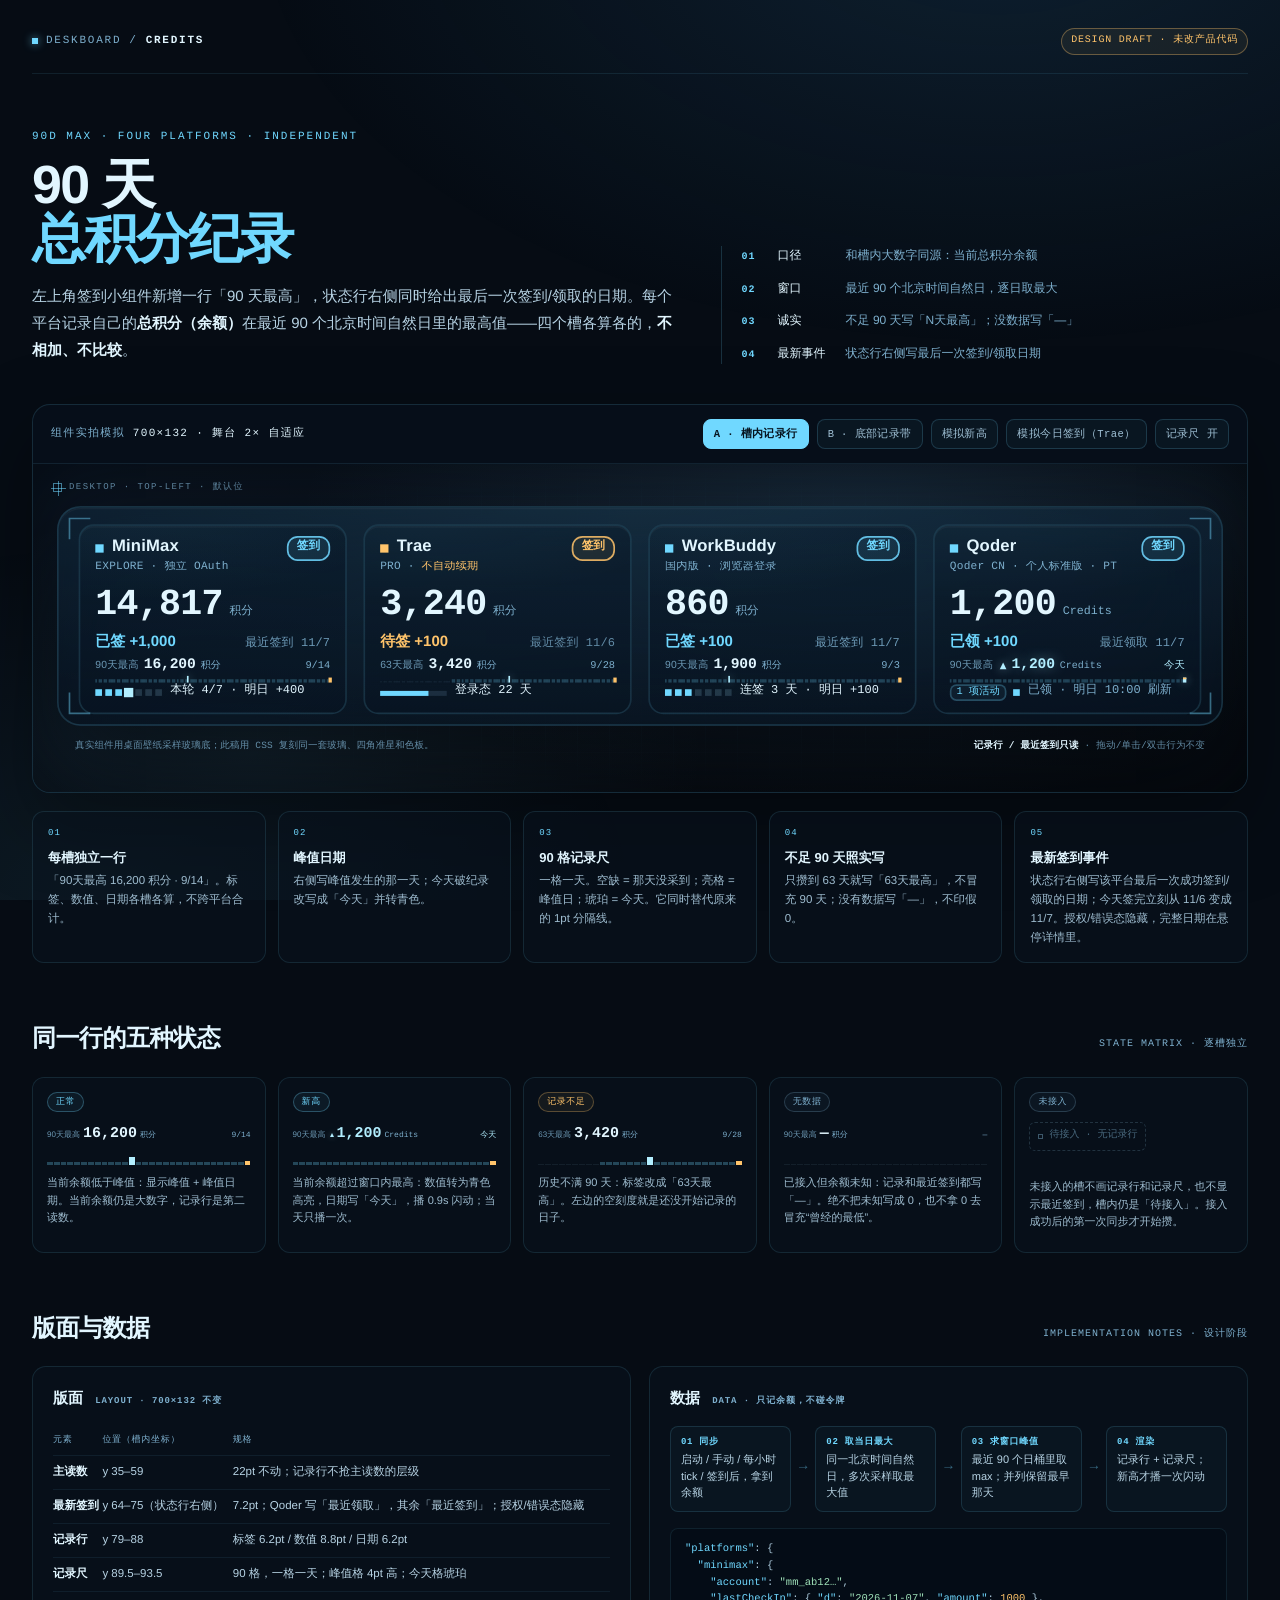
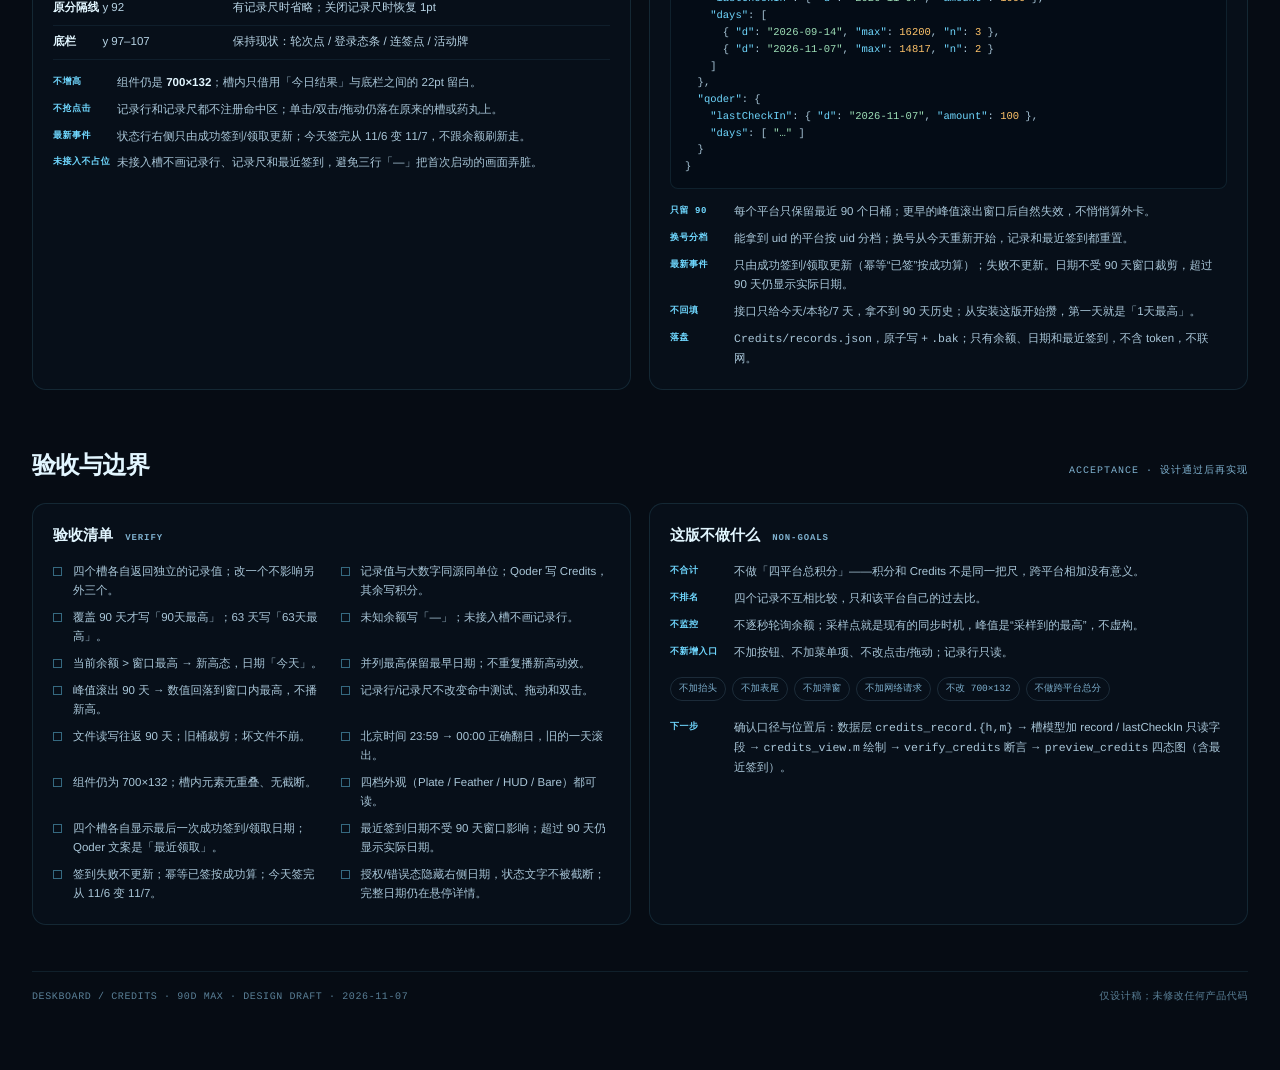
<file: design/credits-90d-max/index.html>
<!doctype html>
<html lang="zh-CN">
<head>
<meta charset="utf-8">
<meta name="viewport" content="width=device-width, initial-scale=1">
<title>CREDITS · 90D MAX · 签到中心 90 天总积分纪录</title>
<style>
  :root {
    --paper: #e2f6ff;
    --cyan: #70d8ff;
    --cyan-bright: #b2eeff;
    --muted: #7eb0ce;
    --muted-dim: rgba(126, 176, 206, .55);
    --amber: #ffc46b;
    --red: #ff8a7a;
    --ink: #0a1a2a;
    --line: rgba(112, 216, 255, .14);
    --mono: "SF Mono", ui-monospace, SFMono-Regular, Menlo, Consolas, monospace;
    --sans: -apple-system, BlinkMacSystemFont, "SF Pro Text", "PingFang SC", "Hiragino Sans GB", "Microsoft YaHei", sans-serif;
  }

  * { box-sizing: border-box; }
  html, body { margin: 0; padding: 0; background: #060c14; color: var(--paper); }
  body {
    font-family: var(--sans);
    font-size: 14px;
    line-height: 1.65;
    -webkit-font-smoothing: antialiased;
    text-rendering: geometricPrecision;
  }
  body::before {
    content: "";
    position: fixed;
    inset: 0;
    pointer-events: none;
    z-index: 0;
    background:
      radial-gradient(1200px 700px at 78% -10%, rgba(42, 104, 150, .22), transparent 62%),
      radial-gradient(900px 600px at 8% 100%, rgba(112, 216, 255, .07), transparent 60%);
  }
  a { color: var(--cyan); text-decoration: none; }
  .page { position: relative; z-index: 1; max-width: 1560px; margin: 0 auto; padding: 28px 32px 64px; }

  .topbar {
    display: flex; align-items: center; justify-content: space-between; gap: 16px;
    padding-bottom: 18px; border-bottom: 1px solid rgba(112, 216, 255, .10);
  }
  .brand {
    display: flex; align-items: center; gap: 8px;
    font-family: var(--mono); font-size: 11px; letter-spacing: .16em; color: var(--muted);
  }
  .brand .dot { width: 6px; height: 6px; background: var(--cyan); box-shadow: 0 0 8px rgba(112, 216, 255, .7); }
  .brand b { color: var(--paper); font-weight: 600; }
  .badge {
    font-family: var(--mono); font-size: 10px; letter-spacing: .08em;
    color: var(--amber); border: 1px solid rgba(255, 196, 107, .35);
    background: rgba(255, 196, 107, .06); padding: 4px 9px; border-radius: 999px;
    white-space: nowrap;
  }

  .hero {
    display: grid; grid-template-columns: 1.1fr .9fr; gap: 44px;
    align-items: end; padding: 54px 0 40px;
  }
  .eyebrow { font-family: var(--mono); font-size: 11px; letter-spacing: .18em; color: var(--cyan); margin-bottom: 12px; }
  h1 { font-size: clamp(34px, 4.2vw, 56px); line-height: 1.02; letter-spacing: -.03em; margin: 0 0 16px; font-weight: 650; }
  h1 em { font-style: normal; color: var(--cyan); }
  .hero p { max-width: 660px; color: #b7d3e4; font-size: 15px; line-height: 1.8; margin: 0; }
  .hero p b { color: var(--paper); font-weight: 600; }
  .rules { display: grid; gap: 12px; border-left: 1px solid rgba(112, 216, 255, .18); padding-left: 20px; }
  .rule { display: grid; grid-template-columns: 26px 58px 1fr; gap: 10px; align-items: baseline; font-size: 12px; color: #a9c6d8; }
  .rule b { font-family: var(--mono); font-size: 10px; color: var(--cyan); letter-spacing: .08em; }
  .rule span { color: var(--paper); font-weight: 500; white-space: nowrap; }
  .rule em { font-style: normal; color: var(--muted); }

  .lab {
    border: 1px solid rgba(112, 216, 255, .14);
    background: rgba(8, 18, 30, .55);
    border-radius: 18px;
    overflow: hidden;
    box-shadow: 0 30px 80px rgba(0, 0, 0, .35);
  }
  .lab-head {
    display: flex; align-items: center; justify-content: space-between; gap: 16px; flex-wrap: wrap;
    padding: 14px 18px; border-bottom: 1px solid rgba(112, 216, 255, .10);
  }
  .lab-title { font-family: var(--mono); font-size: 11px; letter-spacing: .12em; color: var(--muted); }
  .lab-title span { color: var(--paper); }
  .controls { display: flex; gap: 8px; flex-wrap: wrap; }
  .controls button {
    font-family: var(--mono); font-size: 10.5px; letter-spacing: .04em;
    color: #9fc0d4; background: rgba(112, 216, 255, .04);
    border: 1px solid rgba(112, 216, 255, .18); border-radius: 8px;
    padding: 7px 10px; cursor: pointer; transition: .18s ease;
  }
  .controls button:hover { border-color: rgba(112, 216, 255, .4); color: var(--paper); }
  .controls button.on { color: #06141f; background: var(--cyan); border-color: var(--cyan); font-weight: 700; }

  .stage {
    position: relative; overflow: hidden;
    padding: 42px 24px 38px;
    background:
      radial-gradient(900px 460px at 68% 18%, rgba(73, 134, 180, .24), transparent 62%),
      radial-gradient(760px 420px at 18% 88%, rgba(112, 216, 255, .10), transparent 60%),
      linear-gradient(135deg, #0b1624, #0a111b 46%, #070d15);
  }
  .stage::before {
    content: ""; position: absolute; inset: 0; pointer-events: none;
    background-image:
      linear-gradient(rgba(112, 216, 255, .035) 1px, transparent 1px),
      linear-gradient(90deg, rgba(112, 216, 255, .035) 1px, transparent 1px);
    background-size: 32px 32px;
    mask-image: radial-gradient(ellipse at center, black 20%, transparent 78%);
  }
  .stage::after {
    content: ""; position: absolute; inset: 0; pointer-events: none;
    box-shadow: inset 0 0 80px rgba(0, 0, 0, .5);
  }
  .stage-marker {
    position: absolute; top: 16px; left: 20px; z-index: 2;
    display: flex; align-items: center; gap: 7px;
    font-family: var(--mono); font-size: 9px; letter-spacing: .16em; color: rgba(126, 176, 206, .72);
  }
  .stage-marker i { width: 9px; height: 9px; border: 1px solid rgba(112, 216, 255, .55); position: relative; }
  .stage-marker i::before, .stage-marker i::after {
    content: ""; position: absolute; background: rgba(112, 216, 255, .55);
  }
  .stage-marker i::before { left: 4px; top: -3px; width: 1px; height: 15px; }
  .stage-marker i::after { top: 4px; left: -3px; height: 1px; width: 15px; }
  .widget-shell { position: relative; margin: 0 auto; z-index: 1; }

  /* ---- 组件本体：700×132，1× 尺寸，舞台整体缩放 ---- */
  .credits-widget {
    position: relative;
    width: 700px; height: 132px;
    padding: 10px 12px 8px;
    display: grid;
    grid-template-columns: repeat(4, minmax(0, 1fr));
    grid-template-rows: 114px;
    column-gap: 10px; row-gap: 0;
    border-radius: 14px;
    border: 1px solid rgba(112, 216, 255, .16);
    background: linear-gradient(180deg, rgba(10, 26, 42, .80), rgba(7, 17, 29, .74));
    backdrop-filter: blur(18px) saturate(1.25);
    -webkit-backdrop-filter: blur(18px) saturate(1.25);
    box-shadow: 0 26px 70px rgba(0, 0, 0, .55), inset 0 1px 0 rgba(255, 255, 255, .04);
    transform-origin: top left;
    transition: height .22s ease;
  }
  .credits-widget::before {
    content: ""; position: absolute; inset: 0; border-radius: 14px; pointer-events: none;
    background: radial-gradient(800px 240px at 50% -20%, rgba(112, 216, 255, .10), transparent 70%);
  }
  .corner {
    position: absolute; width: 13px; height: 13px;
    border-color: rgba(112, 216, 255, .45); border-style: solid; pointer-events: none; z-index: 3;
  }
  .corner.tl { top: 6px; left: 6px; border-width: 1.2px 0 0 1.2px; }
  .corner.tr { top: 6px; right: 6px; border-width: 1.2px 1.2px 0 0; }
  .corner.bl { bottom: 6px; left: 6px; border-width: 0 0 1.2px 1.2px; }
  .corner.br { bottom: 6px; right: 6px; border-width: 0 1.2px 1.2px 0; }

  .tile {
    position: relative; height: 114px;
    border-radius: 9px;
    border: 1px solid rgba(112, 216, 255, .14);
    background: linear-gradient(180deg, rgba(10, 26, 42, .66), rgba(8, 20, 34, .54));
    padding: 7px 9px;
    overflow: hidden;
    box-shadow: inset 0 1px 0 rgba(255, 255, 255, .035);
  }
  .tile::after {
    content: ""; position: absolute; inset: 0; pointer-events: none;
    background: radial-gradient(240px 80px at 20% -10%, rgba(112, 216, 255, .06), transparent 70%);
  }
  .tile-head { position: relative; z-index: 1; display: flex; align-items: center; gap: 5px; height: 13px; }
  .led { width: 5px; height: 5px; background: var(--cyan); flex: none; }
  .led.amber { background: var(--amber); }
  .led.off { background: transparent; border: 1px solid rgba(126, 176, 206, .55); }
  .name { font-size: 10px; font-weight: 600; letter-spacing: .01em; color: var(--paper); white-space: nowrap; }
  .pill {
    margin-left: auto; flex: none;
    font-family: var(--mono); font-size: 7px; font-weight: 700; line-height: 1;
    padding: 3px 5px; border-radius: 6.5px;
    color: var(--cyan); border: 1px solid rgba(112, 216, 255, .85);
    background: rgba(112, 216, 255, .10);
  }
  .pill.amber { color: var(--amber); border-color: rgba(255, 196, 107, .85); background: rgba(255, 196, 107, .08); }

  .plan {
    position: relative; z-index: 1;
    margin-top: 1px; height: 8px; line-height: 8px;
    font-family: var(--mono); font-size: 6.7px; letter-spacing: .02em;
    color: var(--muted); white-space: nowrap; overflow: hidden; text-overflow: ellipsis;
  }
  .plan .warn { color: var(--amber); }

  .balance {
    position: relative; z-index: 1;
    margin-top: 8px; height: 22px; line-height: 22px;
    display: flex; align-items: baseline; gap: 4px;
    font-family: var(--mono); font-size: 22px; font-weight: 700;
    letter-spacing: -.02em; color: var(--paper);
    font-variant-numeric: tabular-nums;
  }
  .balance .unit { font-size: 7px; font-weight: 400; color: var(--muted); letter-spacing: 0; }

  .status {
    position: relative; z-index: 1;
    margin-top: 5px; height: 11px; line-height: 11px;
    display: flex; align-items: baseline; justify-content: space-between; gap: 6px;
    font-size: 9px; font-weight: 600; color: var(--cyan);
  }
  .status-text { flex: 1 1 auto; min-width: 0; overflow: hidden; text-overflow: ellipsis; white-space: nowrap; }
  .last-event {
    flex: none; font-family: var(--mono); font-size: 7.2px; font-weight: 500;
    color: rgba(126, 176, 206, .86); letter-spacing: .01em; white-space: nowrap;
  }
  .status.amber { color: var(--amber); }
  .status.amber .last-event { color: rgba(126, 176, 206, .76); }
  .status.long .last-event { display: none; }
  .tile.off .last-event { display: none; }

  /* ---- 新增：90 天记录行 ---- */
  .record-inline {
    position: absolute; z-index: 2;
    left: 9px; right: 9px; top: 79px; height: 9px;
    display: flex; align-items: baseline; gap: 3px;
    white-space: nowrap;
  }
  .record-inline .rlabel { font-size: 6.2px; line-height: 9px; color: rgba(126, 176, 206, .86); letter-spacing: .02em; }
  .record-inline .rvalue {
    font-family: var(--mono); font-size: 8.8px; line-height: 9px; font-weight: 700;
    color: var(--paper); letter-spacing: -.01em; font-variant-numeric: tabular-nums;
  }
  .record-inline .runit { font-family: var(--mono); font-size: 6px; color: var(--muted); }
  .record-inline .rdate { margin-left: auto; font-family: var(--mono); font-size: 6.2px; color: var(--muted); }
  .record-inline.new .rvalue { color: var(--cyan-bright); text-shadow: 0 0 8px rgba(178, 238, 255, .45); }
  .record-inline.new .rdate { color: var(--cyan-bright); }
  .tri {
    width: 0; height: 0; align-self: center; margin-left: 1px;
    border-left: 2.6px solid transparent; border-right: 2.6px solid transparent;
    border-bottom: 4px solid var(--cyan-bright);
    filter: drop-shadow(0 0 3px rgba(178, 238, 255, .55));
  }

  /* ---- 新增：90 格记录尺（一天一格） ---- */
  .record-rail {
    position: absolute; z-index: 2;
    left: 9px; right: 9px; top: 89.5px; height: 4px;
    display: flex; align-items: flex-end; gap: .45px;
  }
  .record-rail i { display: block; flex: 1 1 0; min-width: 0; height: 2px; background: rgba(112, 216, 255, .24); position: relative; }
  .record-rail i.gap { height: 1px; background: rgba(126, 176, 206, .08); }
  .record-rail i.peak { height: 4px; background: var(--cyan-bright); box-shadow: 0 0 5px rgba(178, 238, 255, .55); }
  .record-rail i.today { height: 3px; background: var(--amber); }
  .record-rail i.today.peak { background: var(--cyan-bright); }
  .record-rail i.today.peak::after {
    content: ""; position: absolute; left: 0; right: 0; top: 0; height: 1px; background: var(--amber);
  }
  .rule-line {
    display: none; position: absolute; z-index: 1;
    left: 9px; right: 9px; top: 92px; height: 1px;
    background: rgba(112, 216, 255, .08);
  }
  body.rail-off .record-rail { display: none; }
  body.rail-off .rule-line { display: block; }

  .tile-foot {
    position: absolute; z-index: 2;
    left: 9px; right: 9px; bottom: 7px; height: 10px;
    display: flex; align-items: center; gap: 5px;
  }
  .cycle { display: flex; gap: 2px; flex: none; }
  .cycle i { width: 4px; height: 4px; background: rgba(126, 176, 206, .22); }
  .cycle i.on { background: var(--cyan); }
  .cycle i.ring { background: var(--cyan-bright); box-shadow: 0 0 0 .8px var(--cyan-bright); }
  .cycle i.pending { background: var(--amber); box-shadow: 0 0 0 .8px var(--amber); }
  .loginbar { width: 40px; height: 3px; background: rgba(126, 176, 206, .16); flex: none; }
  .loginbar i { display: block; height: 3px; width: 73%; background: var(--cyan); }
  .claim { display: flex; align-items: center; gap: 4px; flex: none; }
  .claim .chip {
    font-family: var(--mono); font-size: 6.2px; line-height: 1;
    color: var(--cyan); border: 1px solid rgba(112, 216, 255, .26);
    background: rgba(112, 216, 255, .05); border-radius: 4px; padding: 1px 3px;
  }
  .claim .dot { width: 4px; height: 4px; background: var(--cyan); }
  .foot-text {
    flex: 1; min-width: 0;
    font-family: var(--mono); font-size: 7.2px; color: var(--paper);
    white-space: nowrap; overflow: hidden; text-overflow: ellipsis;
  }
  .tile.qoder .foot-text { color: var(--muted); }

  /* ---- 方案 B：底部记录带 ---- */
  .record-band { display: none; grid-column: 1 / -1; height: 18px; padding-top: 3px; border-top: 1px solid rgba(112, 216, 255, .10); grid-template-columns: repeat(4, minmax(0, 1fr)); column-gap: 10px; }
  .band-cell { display: flex; align-items: baseline; gap: 3px; min-width: 0; padding: 0 9px; white-space: nowrap; overflow: hidden; }
  .band-cell .blabel { font-size: 6.4px; color: rgba(126, 176, 206, .86); }
  .band-cell .bvalue { font-family: var(--mono); font-size: 11px; line-height: 13px; font-weight: 700; color: var(--paper); font-variant-numeric: tabular-nums; }
  .band-cell .bunit { font-family: var(--mono); font-size: 6px; color: var(--muted); }
  .band-cell .bdate { margin-left: auto; font-family: var(--mono); font-size: 6.2px; color: var(--muted); }
  .band-cell.new .bvalue, .band-cell.new .bdate { color: var(--cyan-bright); text-shadow: 0 0 8px rgba(178, 238, 255, .4); }
  body[data-variant="b"] .credits-widget { height: 150px; grid-template-rows: 114px 18px; }
  body[data-variant="b"] .record-band { display: grid; }
  body[data-variant="b"] .record-inline, body[data-variant="b"] .record-rail { display: none; }
  body[data-variant="b"] .rule-line { display: block; }

  .stage-note {
    position: relative; z-index: 2;
    display: flex; justify-content: space-between; gap: 16px; flex-wrap: wrap;
    padding: 12px 18px 0; color: rgba(126, 176, 206, .78);
    font-family: var(--mono); font-size: 9.5px; letter-spacing: .02em;
  }
  .stage-note b { color: var(--paper); font-weight: 600; }

  .legend { display: grid; grid-template-columns: repeat(5, 1fr); gap: 12px; margin-top: 18px; }
  .legend article {
    border: 1px solid rgba(112, 216, 255, .12); border-radius: 12px;
    background: rgba(8, 18, 30, .5); padding: 14px 15px;
  }
  .legend .no { font-family: var(--mono); font-size: 9px; letter-spacing: .12em; color: var(--cyan); }
  .legend h3 { margin: 6px 0 4px; font-size: 13px; font-weight: 600; color: var(--paper); }
  .legend p { margin: 0; font-size: 11.5px; line-height: 1.65; color: #9fbdd0; }

  section.block { margin-top: 56px; }
  .section-head { display: flex; align-items: baseline; justify-content: space-between; gap: 16px; flex-wrap: wrap; margin-bottom: 18px; }
  .section-head h2 { margin: 0; font-size: 24px; letter-spacing: -.02em; font-weight: 600; }
  .section-head span { font-family: var(--mono); font-size: 10px; letter-spacing: .1em; color: var(--muted); }

  .state-grid { display: grid; grid-template-columns: repeat(5, 1fr); gap: 12px; }
  .state-card {
    border: 1px solid rgba(112, 216, 255, .12); border-radius: 12px;
    background: rgba(8, 18, 30, .5); padding: 14px;
    display: flex; flex-direction: column; gap: 10px; min-height: 176px;
  }
  .state-chip {
    align-self: flex-start; font-family: var(--mono); font-size: 9px; letter-spacing: .06em;
    color: var(--cyan); border: 1px solid rgba(112, 216, 255, .3);
    background: rgba(112, 216, 255, .06); border-radius: 999px; padding: 2px 8px;
  }
  .state-chip.amber { color: var(--amber); border-color: rgba(255, 196, 107, .3); background: rgba(255, 196, 107, .06); }
  .state-chip.dim { color: var(--muted); border-color: rgba(126, 176, 206, .25); background: rgba(126, 176, 206, .05); }
  .demo-record { display: flex; align-items: baseline; gap: 3px; white-space: nowrap; }
  .demo-record .rlabel { font-size: 8px; color: rgba(126, 176, 206, .86); }
  .demo-record .rvalue { font-family: var(--mono); font-size: 15px; font-weight: 700; color: var(--paper); font-variant-numeric: tabular-nums; }
  .demo-record .runit { font-family: var(--mono); font-size: 8px; color: var(--muted); }
  .demo-record .rdate { margin-left: auto; font-family: var(--mono); font-size: 8px; color: var(--muted); }
  .demo-record.new .rvalue, .demo-record.new .rdate { color: var(--cyan-bright); }
  .demo-rail { display: flex; align-items: flex-end; gap: 1px; height: 8px; }
  .demo-rail i { flex: 1; height: 3px; background: rgba(112, 216, 255, .28); }
  .demo-rail i.gap { height: 1px; background: rgba(126, 176, 206, .10); }
  .demo-rail i.peak { height: 8px; background: var(--cyan-bright); }
  .demo-rail i.today { height: 4px; background: var(--amber); }
  .demo-off {
    display: flex; align-items: center; gap: 6px;
    font-family: var(--mono); font-size: 10px; color: rgba(126, 176, 206, .55);
    border: 1px dashed rgba(126, 176, 206, .22); border-radius: 6px;
    padding: 5px 8px; width: fit-content;
  }
  .demo-off i { width: 5px; height: 5px; border: 1px solid rgba(126, 176, 206, .45); }
  .state-card p { margin: 0; color: #9fbdd0; font-size: 11px; line-height: 1.6; }
  .state-card code { font-family: var(--mono); font-size: 10px; color: var(--paper); }

  .spec-grid { display: grid; grid-template-columns: 1fr 1fr; gap: 18px; }
  .panel {
    border: 1px solid rgba(112, 216, 255, .12); border-radius: 14px;
    background: rgba(8, 18, 30, .5); padding: 20px;
  }
  .panel h3 { margin: 0 0 14px; font-size: 15px; font-weight: 600; color: var(--paper); }
  .panel h3 span { font-family: var(--mono); font-size: 9px; letter-spacing: .1em; color: var(--muted); margin-left: 8px; }
  table.spec { width: 100%; border-collapse: collapse; font-size: 11.5px; }
  table.spec th, table.spec td { text-align: left; padding: 7px 0; border-bottom: 1px solid rgba(112, 216, 255, .08); vertical-align: top; }
  table.spec th { font-family: var(--mono); font-size: 9px; letter-spacing: .08em; color: var(--muted); font-weight: 500; }
  table.spec td { color: #b7d3e4; }
  table.spec td b { color: var(--paper); font-weight: 600; }
  table.spec code { font-family: var(--mono); font-size: 10.5px; color: var(--cyan); }
  .flow { display: flex; align-items: stretch; gap: 8px; flex-wrap: wrap; margin-bottom: 16px; }
  .flow .step {
    flex: 1 1 120px; border: 1px solid rgba(112, 216, 255, .14); border-radius: 8px;
    background: rgba(112, 216, 255, .035); padding: 9px 10px;
    font-size: 11px; line-height: 1.5; color: #b7d3e4;
  }
  .flow .step b { display: block; font-family: var(--mono); font-size: 9px; letter-spacing: .08em; color: var(--cyan); margin-bottom: 3px; }
  .flow .arrow { align-self: center; color: rgba(112, 216, 255, .45); font-family: var(--mono); }
  pre.schema {
    margin: 0; padding: 12px 14px; overflow: auto;
    border: 1px solid rgba(112, 216, 255, .10); border-radius: 8px;
    background: rgba(4, 12, 20, .6);
    font-family: var(--mono); font-size: 10.5px; line-height: 1.6; color: #a9c6d8;
  }
  pre.schema .k { color: var(--cyan); }
  pre.schema .n { color: var(--amber); }
  pre.schema .s { color: #9fe0b8; }
  .rules-list { display: grid; gap: 8px; margin: 14px 0 0; }
  .rules-list div { display: grid; grid-template-columns: 56px 1fr; gap: 8px; font-size: 11.5px; color: #a9c6d8; }
  .rules-list b { font-family: var(--mono); font-size: 9px; color: var(--cyan); letter-spacing: .06em; padding-top: 1px; white-space: nowrap; }
  .rules-list span b { color: var(--paper); font-family: var(--sans); font-size: 11.5px; letter-spacing: 0; }
  .checklist { display: grid; grid-template-columns: 1fr 1fr; gap: 8px 18px; margin-top: 14px; }
  .checklist div { display: grid; grid-template-columns: 12px 1fr; gap: 8px; font-size: 11.5px; color: #a9c6d8; }
  .checklist i { width: 9px; height: 9px; border: 1px solid rgba(112, 216, 255, .45); margin-top: 4px; }
  .notdo { display: flex; flex-wrap: wrap; gap: 6px; margin-top: 14px; }
  .notdo span {
    font-family: var(--mono); font-size: 9.5px; color: var(--muted);
    border: 1px solid rgba(126, 176, 206, .18); border-radius: 999px; padding: 3px 8px;
  }
  .footnote { margin-top: 46px; padding-top: 18px; border-top: 1px solid rgba(112, 216, 255, .10); display: flex; justify-content: space-between; gap: 16px; flex-wrap: wrap; font-family: var(--mono); font-size: 10px; letter-spacing: .06em; color: rgba(126, 176, 206, .7); }

  @keyframes flash {
    0% { transform: scale(1); filter: brightness(1); }
    18% { transform: scale(1.045); filter: brightness(1.5); }
    100% { transform: scale(1); filter: brightness(1); }
  }
  .record-inline.flash .rvalue, .band-cell.flash .bvalue { animation: flash .9s cubic-bezier(.2, .8, .2, 1); }
  @keyframes flashEvent {
    0% { color: rgba(126, 176, 206, .86); text-shadow: none; }
    30% { color: var(--cyan-bright); text-shadow: 0 0 8px rgba(178, 238, 255, .6); }
    100% { color: rgba(126, 176, 206, .86); text-shadow: none; }
  }
  .last-event.flash { animation: flashEvent .9s ease-out; }
  .controls button:disabled { opacity: .5; cursor: default; }
  @keyframes railpulse {
    0%, 100% { box-shadow: 0 0 5px rgba(178, 238, 255, .55); }
    35% { box-shadow: 0 0 12px rgba(178, 238, 255, .95), 0 0 22px rgba(112, 216, 255, .55); }
  }
  .credits-widget.pulse .record-rail i.peak { animation: railpulse .9s ease-out 2; }

  @media (max-width: 1200px) {
    .hero { grid-template-columns: 1fr; gap: 26px; }
    .state-grid { grid-template-columns: repeat(3, 1fr); }
    .spec-grid { grid-template-columns: 1fr; }
    .legend { grid-template-columns: repeat(2, 1fr); }
  }
  @media (max-width: 760px) {
    .page { padding: 18px 16px 48px; }
    .state-grid { grid-template-columns: 1fr 1fr; }
    .legend { grid-template-columns: 1fr; }
    .checklist { grid-template-columns: 1fr; }
  }
</style>
</head>
<body data-variant="a">
<div class="page">

  <header class="topbar">
    <div class="brand"><span class="dot"></span> DESKBOARD <span>/</span> <b>CREDITS</b></div>
    <div class="badge">DESIGN DRAFT · 未改产品代码</div>
  </header>

  <section class="hero">
    <div>
      <div class="eyebrow">90D MAX · FOUR PLATFORMS · INDEPENDENT</div>
      <h1>90 天<br><em>总积分纪录</em></h1>
      <p>左上角签到小组件新增一行「90 天最高」，状态行右侧同时给出最后一次签到/领取的日期。每个平台记录自己的<b>总积分（余额）</b>在最近 90 个北京时间自然日里的最高值——四个槽各算各的，<b>不相加、不比较</b>。</p>
    </div>
    <div class="rules">
      <div class="rule"><b>01</b><span>口径</span><em>和槽内大数字同源：当前总积分余额</em></div>
      <div class="rule"><b>02</b><span>窗口</span><em>最近 90 个北京时间自然日，逐日取最大</em></div>
      <div class="rule"><b>03</b><span>诚实</span><em>不足 90 天写「N天最高」；没数据写「—」</em></div>
      <div class="rule"><b>04</b><span>最新事件</span><em>状态行右侧写最后一次签到/领取日期</em></div>
    </div>
  </section>

  <section class="lab">
    <div class="lab-head">
      <div class="lab-title">组件实拍模拟 <span>700×132 · 舞台 2× 自适应</span></div>
      <div class="controls">
        <button id="btnA" class="on" data-variant="a">A · 槽内记录行</button>
        <button id="btnB" data-variant="b">B · 底部记录带</button>
        <button id="btnNew">模拟新高</button>
        <button id="btnCheckIn">模拟今日签到（Trae）</button>
        <button id="btnRail">记录尺 开</button>
      </div>
    </div>

    <div class="stage" id="stage">
      <div class="stage-marker"><i></i> DESKTOP · TOP-LEFT · 默认位</div>
      <div class="widget-shell" id="widgetShell">
        <div class="credits-widget" id="widget">
          <span class="corner tl"></span><span class="corner tr"></span><span class="corner bl"></span><span class="corner br"></span>

          <!-- MiniMax -->
          <div class="tile">
            <div class="tile-head">
              <span class="led"></span>
              <span class="name">MiniMax</span>
              <span class="pill">签到</span>
            </div>
            <div class="plan">EXPLORE · 独立 OAuth</div>
            <div class="balance">14,817 <span class="unit">积分</span></div>
            <div class="status"><span class="status-text">已签 +1,000</span><span class="last-event">最近签到 11/7</span></div>
            <div class="record-inline">
              <span class="rlabel">90天最高</span>
              <span class="rvalue">16,200</span>
              <span class="runit">积分</span>
              <span class="rdate">9/14</span>
            </div>
            <div class="record-rail" data-rail="minimax"></div>
            <div class="rule-line"></div>
            <div class="tile-foot">
              <span class="cycle"><i class="on"></i><i class="on"></i><i class="on"></i><i class="ring"></i><i></i><i></i><i></i></span>
              <span class="foot-text">本轮 4/7 · 明日 +400</span>
            </div>
          </div>

          <!-- Trae -->
          <div class="tile">
            <div class="tile-head">
              <span class="led amber" id="traeLed"></span>
              <span class="name">Trae</span>
              <span class="pill amber" id="traePill">签到</span>
            </div>
            <div class="plan">PRO · <span class="warn">不自动续期</span></div>
            <div class="balance">3,240 <span class="unit">积分</span></div>
            <div class="status amber" id="traeStatus"><span class="status-text" id="traeStatusText">待签 +100</span><span class="last-event" id="traeLastEvent">最近签到 11/6</span></div>
            <div class="record-inline">
              <span class="rlabel">63天最高</span>
              <span class="rvalue">3,420</span>
              <span class="runit">积分</span>
              <span class="rdate">9/28</span>
            </div>
            <div class="record-rail" data-rail="trae"></div>
            <div class="rule-line"></div>
            <div class="tile-foot">
              <span class="loginbar"><i></i></span>
              <span class="foot-text">登录态 22 天</span>
            </div>
          </div>

          <!-- WorkBuddy -->
          <div class="tile">
            <div class="tile-head">
              <span class="led"></span>
              <span class="name">WorkBuddy</span>
              <span class="pill">签到</span>
            </div>
            <div class="plan">国内版 · 浏览器登录</div>
            <div class="balance">860 <span class="unit">积分</span></div>
            <div class="status"><span class="status-text">已签 +100</span><span class="last-event">最近签到 11/7</span></div>
            <div class="record-inline">
              <span class="rlabel">90天最高</span>
              <span class="rvalue">1,900</span>
              <span class="runit">积分</span>
              <span class="rdate">9/3</span>
            </div>
            <div class="record-rail" data-rail="workbuddy"></div>
            <div class="rule-line"></div>
            <div class="tile-foot">
              <span class="cycle"><i class="on"></i><i class="on"></i><i class="on"></i><i></i><i></i><i></i><i></i></span>
              <span class="foot-text">连签 3 天 · 明日 +100</span>
            </div>
          </div>

          <!-- Qoder -->
          <div class="tile qoder">
            <div class="tile-head">
              <span class="led"></span>
              <span class="name">Qoder</span>
              <span class="pill">签到</span>
            </div>
            <div class="plan">Qoder CN · 个人标准版 · PT</div>
            <div class="balance">1,200 <span class="unit">Credits</span></div>
            <div class="status"><span class="status-text">已领 +100</span><span class="last-event">最近领取 11/7</span></div>
            <div class="record-inline new" id="qoderRecord">
              <span class="rlabel">90天最高</span>
              <span class="tri"></span>
              <span class="rvalue">1,200</span>
              <span class="runit">Credits</span>
              <span class="rdate">今天</span>
            </div>
            <div class="record-rail" data-rail="qoder"></div>
            <div class="rule-line"></div>
            <div class="tile-foot">
              <span class="claim"><span class="chip">1 项活动</span><span class="dot"></span></span>
              <span class="foot-text">已领 · 明日 10:00 刷新</span>
            </div>
          </div>

          <!-- 方案 B 的底部记录带 -->
          <div class="record-band" id="recordBand">
            <div class="band-cell"><span class="blabel">90天最高</span><span class="bvalue">16,200</span><span class="bunit">积分</span><span class="bdate">9/14</span></div>
            <div class="band-cell"><span class="blabel">63天最高</span><span class="bvalue">3,420</span><span class="bunit">积分</span><span class="bdate">9/28</span></div>
            <div class="band-cell"><span class="blabel">90天最高</span><span class="bvalue">1,900</span><span class="bunit">积分</span><span class="bdate">9/3</span></div>
            <div class="band-cell new" id="bandQoder"><span class="blabel">90天最高</span><span class="bvalue">1,200</span><span class="bunit">Credits</span><span class="bdate">今天</span></div>
          </div>
        </div>
      </div>

      <div class="stage-note">
        <span>真实组件用桌面壁纸采样玻璃底；此稿用 CSS 复刻同一套玻璃、四角准星和色板。</span>
        <span><b>记录行 / 最近签到只读</b> · 拖动/单击/双击行为不变</span>
      </div>
    </div>
  </section>

  <section class="legend">
    <article>
      <div class="no">01</div>
      <h3>每槽独立一行</h3>
      <p>「90天最高 16,200 积分 · 9/14」。标签、数值、日期各槽各算，不跨平台合计。</p>
    </article>
    <article>
      <div class="no">02</div>
      <h3>峰值日期</h3>
      <p>右侧写峰值发生的那一天；今天破纪录改写成「今天」并转青色。</p>
    </article>
    <article>
      <div class="no">03</div>
      <h3>90 格记录尺</h3>
      <p>一格一天。空缺 = 那天没采到；亮格 = 峰值日；琥珀 = 今天。它同时替代原来的 1pt 分隔线。</p>
    </article>
    <article>
      <div class="no">04</div>
      <h3>不足 90 天照实写</h3>
      <p>只攒到 63 天就写「63天最高」，不冒充 90 天；没有数据写「—」，不印假 0。</p>
    </article>
    <article>
      <div class="no">05</div>
      <h3>最新签到事件</h3>
      <p>状态行右侧写该平台最后一次成功签到/领取的日期；今天签完立刻从 11/6 变成 11/7。授权/错误态隐藏，完整日期在悬停详情里。</p>
    </article>
  </section>

  <section class="block">
    <div class="section-head">
      <h2>同一行的五种状态</h2>
      <span>STATE MATRIX · 逐槽独立</span>
    </div>
    <div class="state-grid">
      <article class="state-card">
        <span class="state-chip">正常</span>
        <div class="demo-record">
          <span class="rlabel">90天最高</span><span class="rvalue">16,200</span><span class="runit">积分</span><span class="rdate">9/14</span>
        </div>
        <div class="demo-rail" data-mini="normal"></div>
        <p>当前余额低于峰值：显示峰值 + 峰值日期。当前余额仍是大数字，记录行是第二读数。</p>
      </article>
      <article class="state-card">
        <span class="state-chip">新高</span>
        <div class="demo-record new">
          <span class="rlabel">90天最高</span><span class="tri"></span><span class="rvalue">1,200</span><span class="runit">Credits</span><span class="rdate">今天</span>
        </div>
        <div class="demo-rail" data-mini="new"></div>
        <p>当前余额超过窗口内最高：数值转为青色高亮，日期写「今天」，播 0.9s 闪动；当天只播一次。</p>
      </article>
      <article class="state-card">
        <span class="state-chip amber">记录不足</span>
        <div class="demo-record">
          <span class="rlabel">63天最高</span><span class="rvalue">3,420</span><span class="runit">积分</span><span class="rdate">9/28</span>
        </div>
        <div class="demo-rail" data-mini="partial"></div>
        <p>历史不满 90 天：标签改成「63天最高」。左边的空刻度就是还没开始记录的日子。</p>
      </article>
      <article class="state-card">
        <span class="state-chip dim">无数据</span>
        <div class="demo-record">
          <span class="rlabel">90天最高</span><span class="rvalue">—</span><span class="runit">积分</span><span class="rdate">—</span>
        </div>
        <div class="demo-rail" data-mini="empty"></div>
        <p>已接入但余额未知：记录和最近签到都写「—」。绝不把未知写成 0，也不拿 0 去冒充“曾经的最低”。</p>
      </article>
      <article class="state-card">
        <span class="state-chip dim">未接入</span>
        <div class="demo-off"><i></i> 待接入 · 无记录行</div>
        <div style="height:8px"></div>
        <p>未接入的槽不画记录行和记录尺，也不显示最近签到，槽内仍是「待接入」。接入成功后的第一次同步才开始攒。</p>
      </article>
    </div>
  </section>

  <section class="block">
    <div class="section-head">
      <h2>版面与数据</h2>
      <span>IMPLEMENTATION NOTES · 设计阶段</span>
    </div>
    <div class="spec-grid">
      <div class="panel">
        <h3>版面 <span>LAYOUT · 700×132 不变</span></h3>
        <table class="spec">
          <tr><th>元素</th><th>位置（槽内坐标）</th><th>规格</th></tr>
          <tr><td><b>主读数</b></td><td>y 35–59</td><td>22pt 不动；记录行不抢主读数的层级</td></tr>
          <tr><td><b>最新签到</b></td><td>y 64–75（状态行右侧）</td><td>7.2pt；Qoder 写「最近领取」，其余「最近签到」；授权/错误态隐藏</td></tr>
          <tr><td><b>记录行</b></td><td>y 79–88</td><td>标签 6.2pt / 数值 8.8pt / 日期 6.2pt</td></tr>
          <tr><td><b>记录尺</b></td><td>y 89.5–93.5</td><td>90 格，一格一天；峰值格 4pt 高；今天格琥珀</td></tr>
          <tr><td><b>原分隔线</b></td><td>y 92</td><td>有记录尺时省略；关闭记录尺时恢复 1pt</td></tr>
          <tr><td><b>底栏</b></td><td>y 97–107</td><td>保持现状：轮次点 / 登录态条 / 连签点 / 活动牌</td></tr>
        </table>
        <div class="rules-list">
          <div><b>不增高</b><span>组件仍是 <b>700×132</b>；槽内只借用「今日结果」与底栏之间的 22pt 留白。</span></div>
          <div><b>不抢点击</b><span>记录行和记录尺都不注册命中区；单击/双击/拖动仍落在原来的槽或药丸上。</span></div>
          <div><b>最新事件</b><span>状态行右侧只由成功签到/领取更新；今天签完从 11/6 变 11/7，不跟余额刷新走。</span></div>
          <div><b>未接入不占位</b><span>未接入槽不画记录行、记录尺和最近签到，避免三行「—」把首次启动的画面弄脏。</span></div>
        </div>
      </div>

      <div class="panel">
        <h3>数据 <span>DATA · 只记余额，不碰令牌</span></h3>
        <div class="flow">
          <div class="step"><b>01 同步</b>启动 / 手动 / 每小时 tick / 签到后，拿到余额</div>
          <div class="arrow">→</div>
          <div class="step"><b>02 取当日最大</b>同一北京时间自然日，多次采样取最大值</div>
          <div class="arrow">→</div>
          <div class="step"><b>03 求窗口峰值</b>最近 90 个日桶里取 max；并列保留最早那天</div>
          <div class="arrow">→</div>
          <div class="step"><b>04 渲染</b>记录行 + 记录尺；新高才播一次闪动</div>
        </div>
        <pre class="schema"><span class="k">"platforms"</span>: {
  <span class="k">"minimax"</span>: {
    <span class="k">"account"</span>: <span class="s">"mm_ab12…"</span>,
    <span class="k">"lastCheckIn"</span>: { <span class="k">"d"</span>: <span class="s">"2026-11-07"</span>, <span class="k">"amount"</span>: <span class="n">1000</span> },
    <span class="k">"days"</span>: [
      { <span class="k">"d"</span>: <span class="s">"2026-09-14"</span>, <span class="k">"max"</span>: <span class="n">16200</span>, <span class="k">"n"</span>: <span class="n">3</span> },
      { <span class="k">"d"</span>: <span class="s">"2026-11-07"</span>, <span class="k">"max"</span>: <span class="n">14817</span>, <span class="k">"n"</span>: <span class="n">2</span> }
    ]
  },
  <span class="k">"qoder"</span>: {
    <span class="k">"lastCheckIn"</span>: { <span class="k">"d"</span>: <span class="s">"2026-11-07"</span>, <span class="k">"amount"</span>: <span class="n">100</span> },
    <span class="k">"days"</span>: [ <span class="s">"…"</span> ]
  }
}</pre>
        <div class="rules-list">
          <div><b>只留 90</b><span>每个平台只保留最近 90 个日桶；更早的峰值滚出窗口后自然失效，不悄悄算外卡。</span></div>
          <div><b>换号分档</b><span>能拿到 uid 的平台按 uid 分档；换号从今天重新开始，记录和最近签到都重置。</span></div>
          <div><b>最新事件</b><span>只由成功签到/领取更新（幂等“已签”按成功算）；失败不更新。日期不受 90 天窗口裁剪，超过 90 天仍显示实际日期。</span></div>
          <div><b>不回填</b><span>接口只给今天/本轮/7 天，拿不到 90 天历史；从安装这版开始攒，第一天就是「1天最高」。</span></div>
          <div><b>落盘</b><span><code>Credits/records.json</code>，原子写 + <code>.bak</code>；只有余额、日期和最近签到，不含 token，不联网。</span></div>
        </div>
      </div>
    </div>
  </section>

  <section class="block">
    <div class="section-head">
      <h2>验收与边界</h2>
      <span>ACCEPTANCE · 设计通过后再实现</span>
    </div>
    <div class="spec-grid">
      <div class="panel">
        <h3>验收清单 <span>VERIFY</span></h3>
        <div class="checklist">
          <div><i></i><span>四个槽各自返回独立的记录值；改一个不影响另外三个。</span></div>
          <div><i></i><span>记录值与大数字同源同单位；Qoder 写 Credits，其余写积分。</span></div>
          <div><i></i><span>覆盖 90 天才写「90天最高」；63 天写「63天最高」。</span></div>
          <div><i></i><span>未知余额写「—」；未接入槽不画记录行。</span></div>
          <div><i></i><span>当前余额 &gt; 窗口最高 → 新高态，日期「今天」。</span></div>
          <div><i></i><span>并列最高保留最早日期；不重复播新高动效。</span></div>
          <div><i></i><span>峰值滚出 90 天 → 数值回落到窗口内最高，不播新高。</span></div>
          <div><i></i><span>记录行/记录尺不改变命中测试、拖动和双击。</span></div>
          <div><i></i><span>文件读写往返 90 天；旧桶裁剪；坏文件不崩。</span></div>
          <div><i></i><span>北京时间 23:59 → 00:00 正确翻日，旧的一天滚出。</span></div>
          <div><i></i><span>组件仍为 700×132；槽内元素无重叠、无截断。</span></div>
          <div><i></i><span>四档外观（Plate / Feather / HUD / Bare）都可读。</span></div>
          <div><i></i><span>四个槽各自显示最后一次成功签到/领取日期；Qoder 文案是「最近领取」。</span></div>
          <div><i></i><span>最近签到日期不受 90 天窗口影响；超过 90 天仍显示实际日期。</span></div>
          <div><i></i><span>签到失败不更新；幂等已签按成功算；今天签完从 11/6 变 11/7。</span></div>
          <div><i></i><span>授权/错误态隐藏右侧日期，状态文字不被截断；完整日期仍在悬停详情。</span></div>
        </div>
      </div>
      <div class="panel">
        <h3>这版不做什么 <span>NON-GOALS</span></h3>
        <div class="rules-list">
          <div><b>不合计</b><span>不做「四平台总积分」——积分和 Credits 不是同一把尺，跨平台相加没有意义。</span></div>
          <div><b>不排名</b><span>四个记录不互相比较，只和该平台自己的过去比。</span></div>
          <div><b>不监控</b><span>不逐秒轮询余额；采样点就是现有的同步时机，峰值是“采样到的最高”，不虚构。</span></div>
          <div><b>不新增入口</b><span>不加按钮、不加菜单项、不改点击/拖动；记录行只读。</span></div>
        </div>
        <div class="notdo">
          <span>不加抬头</span><span>不加表尾</span><span>不加弹窗</span><span>不加网络请求</span><span>不改 700×132</span><span>不做跨平台总分</span>
        </div>
        <div class="rules-list" style="margin-top:18px">
          <div><b>下一步</b><span>确认口径与位置后：数据层 <code>credits_record.{h,m}</code> → 槽模型加 record / lastCheckIn 只读字段 → <code>credits_view.m</code> 绘制 → <code>verify_credits</code> 断言 → <code>preview_credits</code> 四态图（含最近签到）。</span></div>
        </div>
      </div>
    </div>
  </section>

  <footer class="footnote">
    <span>DESKBOARD / CREDITS · 90D MAX · DESIGN DRAFT · 2026-11-07</span>
    <span>仅设计稿；未修改任何产品代码</span>
  </footer>
</div>

<script>
(function () {
  const RAILS = {
    minimax:   { coverage: 90, peak: 35, today: 89 },
    trae:      { coverage: 63, peak: 49, today: 89 },
    workbuddy: { coverage: 90, peak: 24, today: 89 },
    qoder:     { coverage: 90, peak: 89, today: 89 }
  };
  const TOTAL = 90;

  function buildRail(el, spec) {
    if (!el) return;
    el.innerHTML = "";
    const start = TOTAL - spec.coverage;
    for (let i = 0; i < TOTAL; i++) {
      const tick = document.createElement("i");
      if (i < start) tick.classList.add("gap");
      if (i === spec.peak) tick.classList.add("peak");
      if (i === spec.today) tick.classList.add("today");
      el.appendChild(tick);
    }
  }

  Object.keys(RAILS).forEach(function (key) {
    buildRail(document.querySelector('[data-rail="' + key + '"]'), RAILS[key]);
  });

  function buildMini(el, kind) {
    const n = 30;
    const specs = {
      normal:  { peak: 12, today: 29, gaps: 0 },
      new:     { peak: 29, today: 29, gaps: 0 },
      partial: { peak: 16, today: 29, gaps: 9 },
      empty:   { peak: -1, today: -1, gaps: 30 },
      off:     { peak: -1, today: -1, gaps: 30 }
    };
    const spec = specs[kind];
    for (let i = 0; i < n; i++) {
      const tick = document.createElement("i");
      if (i < spec.gaps) tick.classList.add("gap");
      if (i === spec.peak) tick.classList.add("peak");
      if (i === spec.today) tick.classList.add("today");
      el.appendChild(tick);
    }
  }
  document.querySelectorAll("[data-mini]").forEach(function (el) {
    buildMini(el, el.getAttribute("data-mini"));
  });

  const stage = document.getElementById("stage");
  const shell = document.getElementById("widgetShell");
  const widget = document.getElementById("widget");
  const btnA = document.getElementById("btnA");
  const btnB = document.getElementById("btnB");
  const btnNew = document.getElementById("btnNew");
  const btnCheckIn = document.getElementById("btnCheckIn");
  const btnRail = document.getElementById("btnRail");
  const qoderRecord = document.getElementById("qoderRecord");
  const bandQoder = document.getElementById("bandQoder");
  const traeStatus = document.getElementById("traeStatus");
  const traeStatusText = document.getElementById("traeStatusText");
  const traePill = document.getElementById("traePill");
  const traeLed = document.getElementById("traeLed");
  const traeLast = document.getElementById("traeLastEvent");

  function fit() {
    const available = Math.max(280, stage.clientWidth - 48);
    const s = Math.min(2, available / 700);
    widget.style.transform = "scale(" + s + ")";
    shell.style.width = (700 * s) + "px";
    shell.style.height = (widget.offsetHeight * s) + "px";
  }

  function setVariant(v) {
    document.body.setAttribute("data-variant", v);
    btnA.classList.toggle("on", v === "a");
    btnB.classList.toggle("on", v === "b");
    requestAnimationFrame(fit);
  }

  btnA.addEventListener("click", function () { setVariant("a"); });
  btnB.addEventListener("click", function () { setVariant("b"); });

  btnRail.addEventListener("click", function () {
    const off = document.body.classList.toggle("rail-off");
    btnRail.textContent = off ? "记录尺 关" : "记录尺 开";
    btnRail.classList.toggle("on", !off);
  });

  function flashNewHigh() {
    [qoderRecord, bandQoder].forEach(function (el) {
      if (!el) return;
      el.classList.remove("flash");
      void el.offsetWidth;
      el.classList.add("flash");
    });
    widget.classList.remove("pulse");
    void widget.offsetWidth;
    widget.classList.add("pulse");
    setTimeout(function () {
      widget.classList.remove("pulse");
    }, 1900);
  }

  btnNew.addEventListener("click", flashNewHigh);

  function simulateCheckIn() {
    if (!traeStatus) return;
    traeStatus.classList.remove("amber");
    traeStatusText.textContent = "已签 +100";
    traePill.classList.remove("amber");
    traePill.textContent = "签到";
    traeLed.classList.remove("amber");
    traeLast.textContent = "最近签到 11/7";
    traeLast.classList.remove("flash");
    void traeLast.offsetWidth;
    traeLast.classList.add("flash");
    btnCheckIn.textContent = "已签到 · 11/7";
    btnCheckIn.disabled = true;
  }

  btnCheckIn.addEventListener("click", simulateCheckIn);

  window.addEventListener("resize", fit);
  if (document.fonts && document.fonts.ready) {
    document.fonts.ready.then(fit);
  }

  const params = new URLSearchParams(location.search);
  if (params.get("variant") === "b") setVariant("b");
  if (params.get("rail") === "off") {
    document.body.classList.add("rail-off");
    btnRail.textContent = "记录尺 关";
    btnRail.classList.add("on");
  }
  if (params.get("new") === "1") {
    setTimeout(flashNewHigh, 350);
  }
  if (params.get("checkin") === "1") {
    setTimeout(simulateCheckIn, 350);
  }
  requestAnimationFrame(fit);
})();
</script>
</body>
</html>
</file>
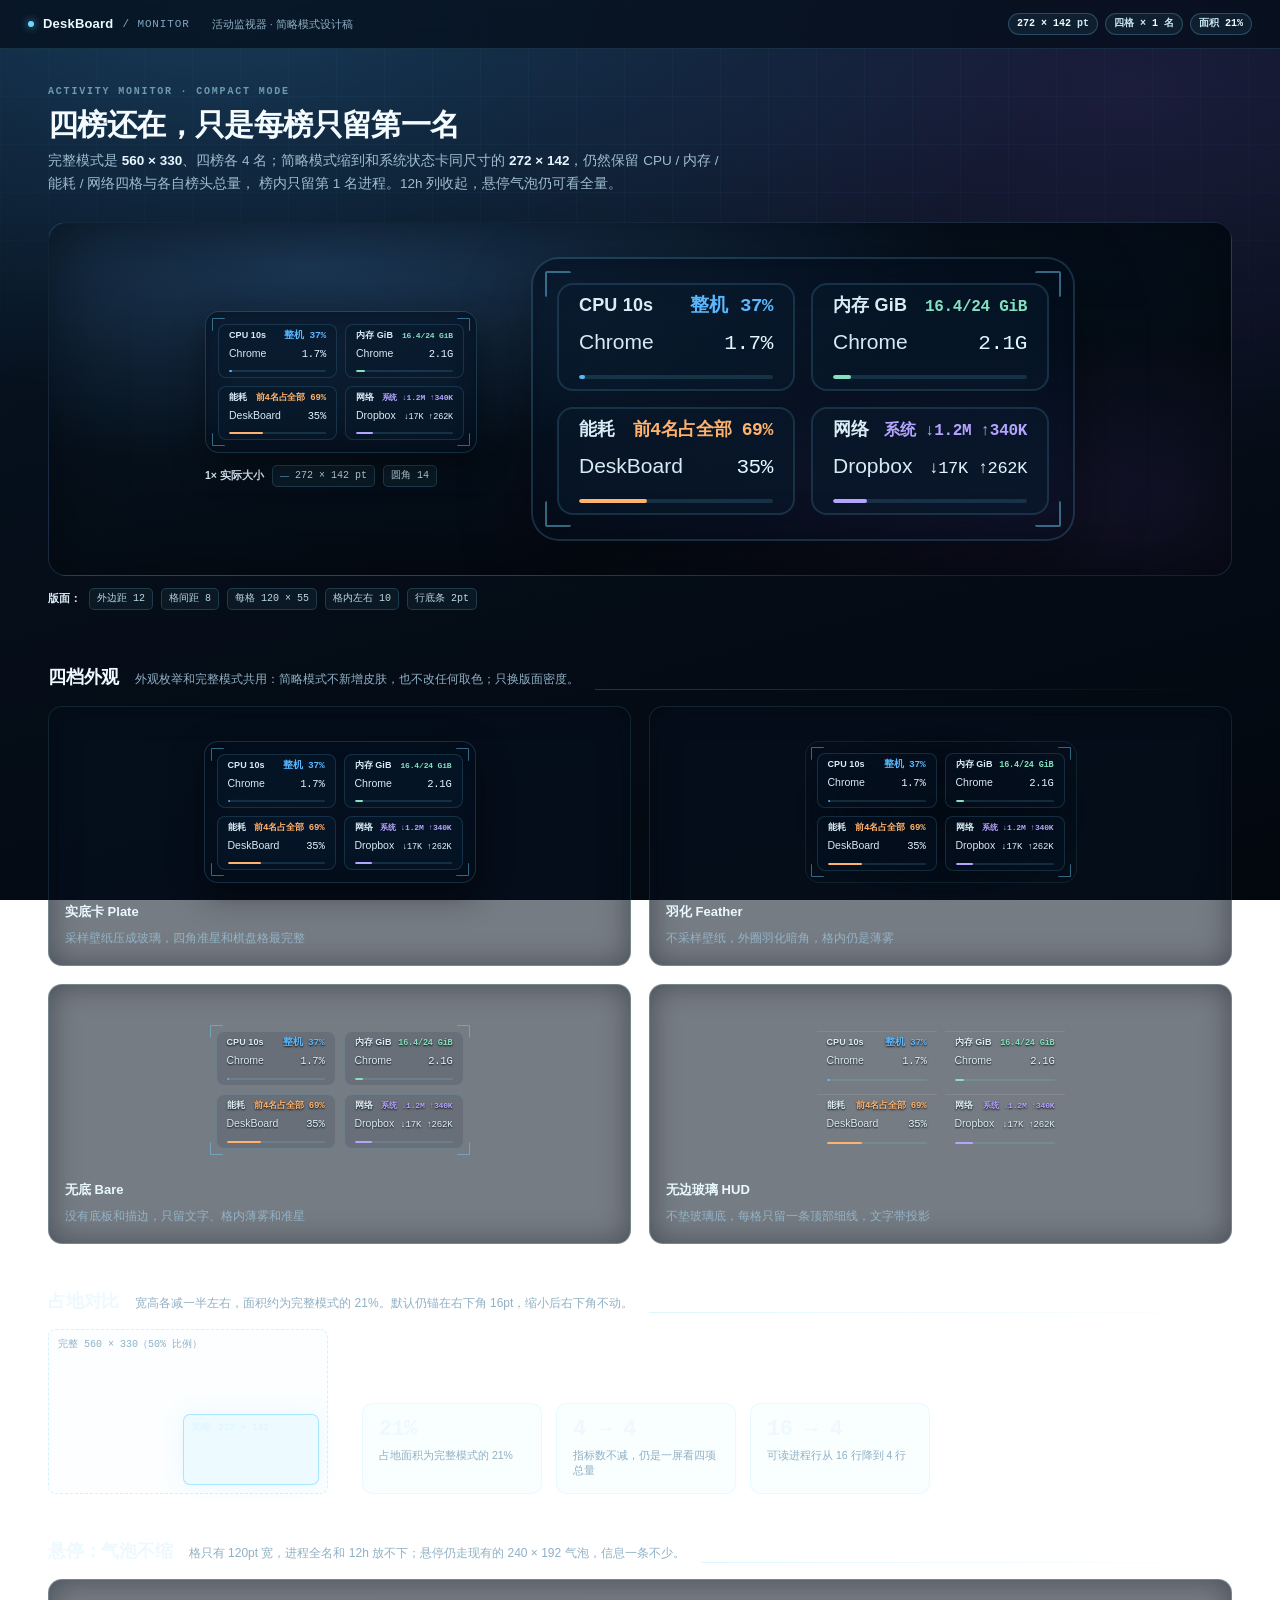
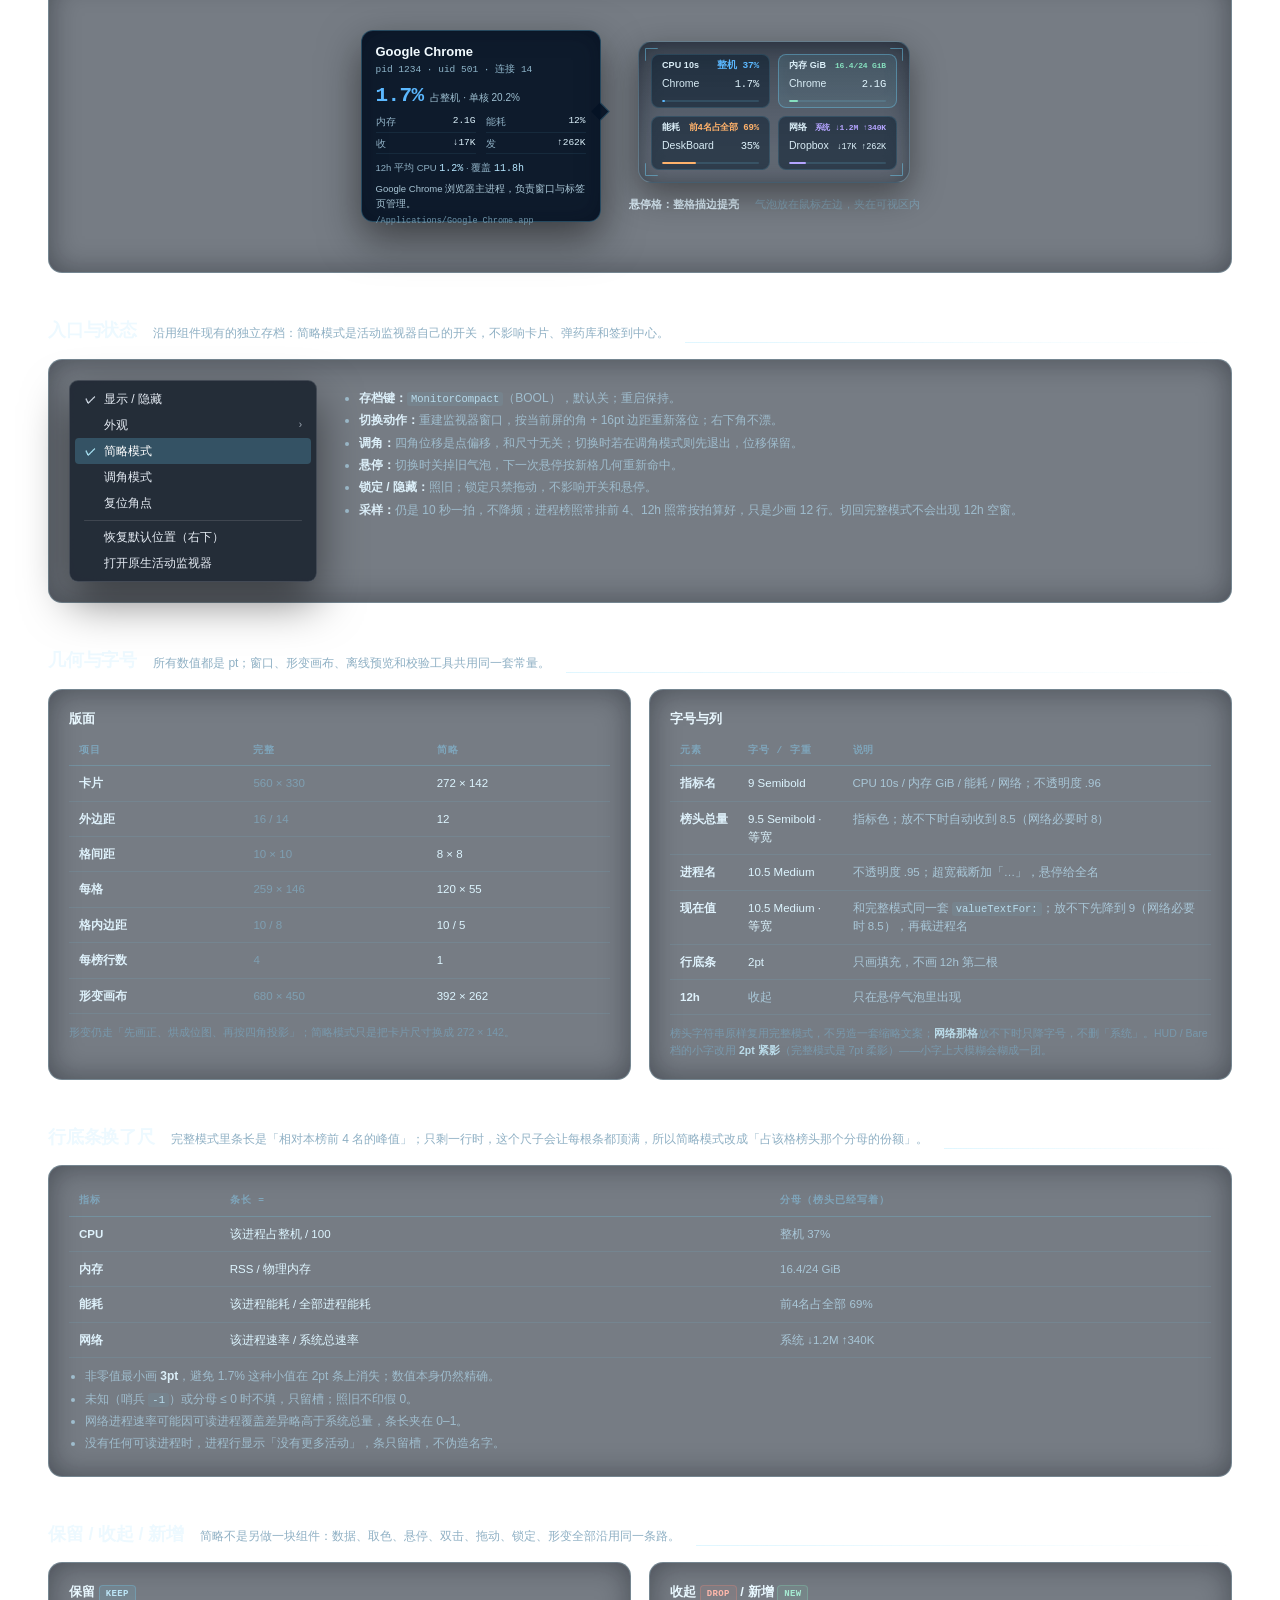
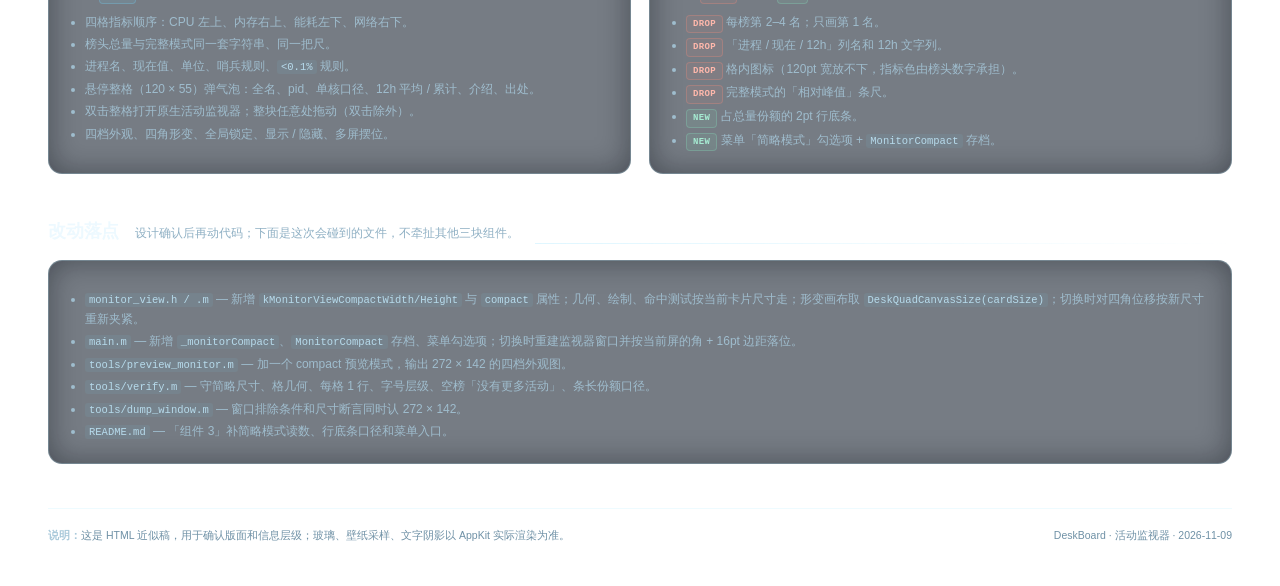
<file: design/monitor-compact/index.html>
<!doctype html>
<html lang="zh-CN">
<head>
<meta charset="utf-8">
<meta name="viewport" content="width=device-width, initial-scale=1">
<title>DeskBoard · 活动监视器 · 简略模式</title>
<style>
:root{
  --font:-apple-system,BlinkMacSystemFont,"SF Pro Text","PingFang SC","Helvetica Neue",Arial,sans-serif;
  --mono:"SF Mono",ui-monospace,Menlo,Monaco,monospace;
  --cyan:#70D8FF; --cyan-b:#B2EEFF; --paper:#E2F6FF; --muted:#7EB0CE;
  --ink:#0A1A2A;
  --cpu:#5BB8FF; --mem:#86E0BF; --energy:#FFB26B; --net:#B4A4FF;
  --ui:#CFE6F2; --ui-muted:#8FB0C4;
  --card-w:272px; --card-h:142px;
  --pad:12px; --gap:8px;
  --tile-w:120px; --tile-h:55px;
}
*{box-sizing:border-box}
html,body{margin:0;min-height:100%}
body{
  font-family:var(--font);color:var(--ui);
  background:
    radial-gradient(120% 80% at 18% 0%, rgba(38,86,130,.55), rgba(6,16,30,0) 55%),
    radial-gradient(90% 70% at 88% 10%, rgba(74,58,128,.30), rgba(6,16,30,0) 60%),
    linear-gradient(165deg,#081726 0%,#050d18 52%,#03080f 100%);
  background-attachment:fixed;
  -webkit-font-smoothing:antialiased;
}
body::before{
  content:"";position:fixed;inset:0;pointer-events:none;z-index:0;
  background-image:
    linear-gradient(rgba(112,216,255,.035) 1px,transparent 1px),
    linear-gradient(90deg,rgba(112,216,255,.035) 1px,transparent 1px);
  background-size:48px 48px;
  mask-image:radial-gradient(120% 90% at 50% 0%,#000 20%,transparent 78%);
  -webkit-mask-image:radial-gradient(120% 90% at 50% 0%,#000 20%,transparent 78%);
}
.page{position:relative;z-index:1;padding-bottom:48px}
.topbar{
  position:sticky;top:0;z-index:80;display:flex;flex-wrap:wrap;align-items:center;gap:12px 22px;
  padding:13px 28px;background:rgba(5,13,24,.72);
  backdrop-filter:blur(18px) saturate(1.1);-webkit-backdrop-filter:blur(18px) saturate(1.1);
  border-bottom:.5px solid rgba(112,216,255,.14);
}
.brand{display:flex;align-items:center;gap:9px;font:600 13px/1.2 var(--font);color:#EDF9FF;letter-spacing:.2px}
.brand .dot{width:6px;height:6px;border-radius:50%;background:var(--cyan);box-shadow:0 0 9px rgba(112,216,255,.85)}
.brand small{font:500 11px/1 var(--mono);color:#7FA6BC;letter-spacing:.08em}
.top-hint{font:11px/1.5 var(--font);color:var(--ui-muted)}
.top-chips{margin-left:auto;display:flex;gap:7px;flex-wrap:wrap}
.chip{
  font:600 10px/1 var(--mono);color:#CCEBFA;padding:5px 8px;border-radius:20px;
  background:rgba(112,216,255,.07);border:.5px solid rgba(112,216,255,.24);white-space:nowrap;
}
.chip b{color:#F2FBFF;font-weight:600}
main{max-width:1240px;margin:0 auto;padding:0 28px}
.hero{padding:38px 0 10px}
.kicker{font:600 10px/1 var(--mono);letter-spacing:.18em;color:#6E9AB4;text-transform:uppercase}
h1{margin:10px 0 8px;font:600 30px/1.18 var(--font);letter-spacing:-.02em;color:#F3FBFF}
.lede{margin:0;max-width:680px;font:13.5px/1.7 var(--font);color:#9FBDCE}
.lede b{color:#E7F7FF;font-weight:600}

.stage-row{display:flex;gap:28px;align-items:flex-end;flex-wrap:wrap;margin-top:26px}
.stage{
  position:relative;flex:1 1 560px;min-height:300px;border-radius:18px;overflow:hidden;
  background:
    radial-gradient(90% 90% at 22% 12%, rgba(52,96,142,.50), rgba(6,16,30,0) 62%),
    radial-gradient(80% 80% at 84% 82%, rgba(66,52,118,.38), rgba(6,16,30,0) 62%),
    linear-gradient(150deg,#0a1c2e 0%,#061220 48%,#040b14 100%);
  border:.5px solid rgba(112,216,255,.10);
  box-shadow:inset 0 0 70px rgba(1,7,15,.55);
  padding:34px 38px;
}
.stage::after{
  content:"";position:absolute;inset:0;pointer-events:none;
  background:radial-gradient(120% 90% at 50% 0%,rgba(0,0,0,0),rgba(0,0,0,.35));
}
.stage-inner{position:relative;z-index:2;display:flex;gap:54px;align-items:center;justify-content:center;flex-wrap:wrap}
.true-size{display:flex;flex-direction:column;gap:12px;align-items:flex-start}
.zoom-wrap{position:relative}
.zoom{transform:scale(2);transform-origin:top left}
.zoom-slot{width:544px;height:284px}
.caption{font:10.5px/1.5 var(--font);color:#86A9BD;display:flex;align-items:center;gap:8px;flex-wrap:wrap}
.caption b{color:#DCEEF9;font-weight:600}
.caption .mono{font:10px var(--mono);color:#B9D9EA}
.dim{
  display:inline-flex;align-items:center;gap:6px;padding:3px 7px;border-radius:5px;
  background:rgba(112,216,255,.06);border:.5px solid rgba(112,216,255,.18);
  font:10px/1.4 var(--mono);color:#BBD8E7;white-space:nowrap;
}
.dim i{display:inline-block;width:9px;height:1px;background:rgba(112,216,255,.5)}

.section{margin-top:46px}
.section-head{display:flex;align-items:flex-end;gap:16px;flex-wrap:wrap;margin-bottom:16px}
.section-head h2{margin:0;font:600 18px/1.3 var(--font);color:#EDF9FF;letter-spacing:-.01em}
.section-head p{margin:0;font:12px/1.6 var(--font);color:#8FB0C4;max-width:760px}
.section-head .rule{flex:1;height:1px;background:linear-gradient(90deg,rgba(112,216,255,.22),rgba(112,216,255,0))}
.grid2{display:grid;grid-template-columns:repeat(2,minmax(0,1fr));gap:18px}
.grid4{display:grid;grid-template-columns:repeat(4,minmax(0,1fr));gap:14px}
@media(max-width:1040px){.grid4{grid-template-columns:repeat(2,minmax(0,1fr))}}
@media(max-width:820px){.grid2{grid-template-columns:1fr}.stage-row{flex-direction:column;align-items:stretch}.zoom-wrap{display:none}}
.panel{
  position:relative;border-radius:14px;padding:20px;
  background:rgba(7,18,32,.55);border:.5px solid rgba(112,216,255,.11);
  box-shadow:inset 0 0 30px rgba(1,7,15,.4);
}
.panel h3{margin:0 0 8px;font:600 13px/1.4 var(--font);color:#E9F8FF}
.panel p{margin:0;font:12px/1.65 var(--font);color:#93B3C6}
.panel p+p{margin-top:6px}
.panel .note{margin-top:10px;font:10.5px/1.6 var(--font);color:#7899AD}
.panel .note b{color:#BBDCEA;font-weight:600}
ul.tight{margin:8px 0 0;padding-left:16px}
ul.tight li{font:12px/1.7 var(--font);color:#9FBDCE;margin:2px 0}
ul.tight li b{color:#DCEFF9;font-weight:600}
ul.tight li code{font:10.5px var(--mono);color:#B7DBEC;background:rgba(112,216,255,.07);padding:1px 4px;border-radius:3px}

/* ---------- 组件本体 ---------- */
.monitor{
  position:relative;flex:none;width:var(--card-w);height:var(--card-h);border-radius:14px;
  padding:var(--pad);cursor:default;isolation:isolate;
}
.monitor .grid{
  position:relative;z-index:2;display:grid;width:100%;height:100%;
  grid-template-columns:repeat(2,minmax(0,1fr));
  grid-template-rows:repeat(2,minmax(0,1fr));
  gap:var(--gap);
}
.monitor .reticle{position:absolute;inset:0;z-index:3;pointer-events:none}
.monitor .reticle i{position:absolute;width:13px;height:13px;border:0 solid rgba(112,216,255,.45);border-radius:1px}
.monitor .reticle i:nth-child(1){left:6px;top:6px;border-left-width:1.2px;border-top-width:1.2px}
.monitor .reticle i:nth-child(2){right:6px;top:6px;border-right-width:1.2px;border-top-width:1.2px}
.monitor .reticle i:nth-child(3){left:6px;bottom:6px;border-left-width:1.2px;border-bottom-width:1.2px}
.monitor .reticle i:nth-child(4){right:6px;bottom:6px;border-right-width:1.2px;border-bottom-width:1.2px}

.style-plate{
  background:
    linear-gradient(180deg,rgba(4,16,34,.50) 0%,rgba(4,16,34,.42) 16%,rgba(5,22,46,.28) 52%,rgba(5,22,46,.15) 100%);
  border:.5px solid rgba(112,216,255,.16);
  box-shadow:inset 0 0 22px rgba(2,10,22,.42),0 12px 34px rgba(0,0,0,.42);
}
.style-plate .grid{gap:8px}
.style-feather{background:none;border:none;box-shadow:none}
.style-feather::before{
  content:"";position:absolute;inset:-18px;z-index:0;border-radius:50%;
  background:radial-gradient(60% 60% at 50% 50%,rgba(2,9,18,.72) 0%,rgba(2,9,18,.56) 46%,rgba(2,9,18,0) 78%);
  filter:blur(2px);
}
.style-feather::after{
  content:"";position:absolute;inset:0;z-index:1;border-radius:14px;pointer-events:none;
  border:.5px solid rgba(112,216,255,.10);
}
.style-bare{background:none;border:none;box-shadow:none}
.style-hud{background:none;border:none;box-shadow:none}
.style-hud .reticle{display:none}

.tile{
  position:relative;z-index:2;display:flex;flex-direction:column;
  min-width:0;padding:5px 10px 5px;border-radius:8px;overflow:hidden;
  background:rgba(8,26,46,.54);border:.5px solid rgba(112,216,255,.15);
}
.style-feather .tile{background:rgba(8,26,46,.30)}
.style-bare .tile{background:rgba(8,26,46,.12)}
.style-hud .tile{background:none;border:none;border-radius:0;border-top:.5px solid rgba(255,255,255,.09)}
.style-hud .tile.hot{background:rgba(255,255,255,.055)}
.style-bare .m-label,.style-bare .p-name,.style-bare .m-agg,.style-bare .p-val,
.style-hud .m-label,.style-hud .p-name,.style-hud .m-agg,.style-hud .p-val{text-shadow:0 1px 2px rgba(0,0,0,.90)}
.tile.hot{
  background:rgba(112,216,255,.065);border-color:rgba(112,216,255,.38);
  box-shadow:inset 0 0 16px rgba(112,216,255,.05);
}
.tile-h{display:flex;align-items:baseline;justify-content:space-between;gap:5px;height:13px;flex:none}
.m-label{
  font:600 9px/1.2 var(--font);color:rgba(226,246,255,.96);
  letter-spacing:.01em;white-space:nowrap;flex:none;
}
.m-agg{
  font:600 9.5px/1.15 var(--mono);color:var(--mc);white-space:nowrap;
  font-variant-numeric:tabular-nums;letter-spacing:-.02em;
}
.tile-row{display:flex;align-items:baseline;justify-content:space-between;gap:4px;height:13px;margin-top:4px;flex:none}
.p-name{
  font:500 10.5px/1.15 var(--font);color:rgba(226,246,255,.95);
  white-space:nowrap;overflow:hidden;text-overflow:ellipsis;min-width:0;
}
.p-val{
  font:500 10.5px/1.15 var(--mono);color:#E2F6FF;white-space:nowrap;
  font-variant-numeric:tabular-nums;letter-spacing:-.02em;flex:none;
}
.bar{position:relative;height:2px;margin-top:auto;border-radius:1px;background:rgba(112,216,255,.14);overflow:hidden;flex:none}
.bar i{display:block;height:100%;border-radius:1px;background:var(--mc);min-width:0}
.tile-empty .p-name{color:rgba(126,176,206,.78);font-size:9.5px}
.tile-empty .p-val{display:none}

/* ---------- 尺寸对比 ---------- */
.compare{display:flex;gap:34px;align-items:flex-end;flex-wrap:wrap}
.scalebox{position:relative;width:280px;height:165px;border:1px dashed rgba(112,216,255,.30);border-radius:8px;background:rgba(112,216,255,.025)}
.scalebox .label{position:absolute;left:9px;top:8px;font:10px/1.4 var(--mono);color:#8FB3C8}
.scalebox .solid{position:absolute;right:8px;bottom:8px;width:136px;height:71px;border-radius:7px;background:rgba(112,216,255,.10);border:1px solid rgba(112,216,255,.55);box-shadow:0 0 22px rgba(112,216,255,.14)}
.scalebox .solid span{position:absolute;left:8px;top:7px;font:9.5px/1.3 var(--mono);color:#DDF4FF;white-space:nowrap}
.metric-cards{display:flex;gap:14px;flex-wrap:wrap}
.metric-card{flex:1 1 180px;padding:14px 16px;border-radius:10px;background:rgba(112,216,255,.045);border:.5px solid rgba(112,216,255,.14)}
.metric-card b{display:block;font:600 22px/1.1 var(--mono);color:#EDF9FF;letter-spacing:-.03em}
.metric-card span{display:block;margin-top:5px;font:10.5px/1.5 var(--font);color:#8FB0C4}

/* ---------- 悬停 ---------- */
.hover-stage{display:flex;gap:28px;align-items:center;flex-wrap:wrap;justify-content:center;padding:30px 20px}
.bubble{
  width:240px;height:192px;border-radius:12px;padding:13px 14px;flex:none;
  background:rgba(4,18,36,.90);border:.5px solid rgba(112,216,255,.24);
  box-shadow:0 16px 40px rgba(0,0,0,.5),inset 0 0 25px rgba(2,10,22,.35);
  position:relative;
}
.bubble::after{content:"";position:absolute;right:-7px;top:74px;width:12px;height:12px;transform:rotate(45deg);background:rgba(4,18,36,.90);border-right:.5px solid rgba(112,216,255,.24);border-top:.5px solid rgba(112,216,255,.24)}
.b-name{font:600 13px/1.2 var(--font);color:#F2FBFF;white-space:nowrap;overflow:hidden;text-overflow:ellipsis}
.b-sub{font:9.5px/1.4 var(--mono);color:#8FB6CB;margin-top:3px;white-space:nowrap}
.b-hero{display:flex;align-items:baseline;gap:7px;margin-top:9px}
.b-hero b{font:600 21px/1 var(--mono);color:#5BB8FF;letter-spacing:-.03em}
.b-hero span{font:10px/1.2 var(--font);color:#9FC0D2}
.b-rows{margin-top:9px;display:grid;grid-template-columns:1fr 1fr;gap:4px 10px}
.b-row{display:flex;justify-content:space-between;gap:6px;font:9.5px/1.5 var(--font);color:#8FB0C4;border-bottom:.5px solid rgba(112,216,255,.08);padding-bottom:2px}
.b-row b{font:500 9.5px var(--mono);color:#DDF2FC;white-space:nowrap}
.b-hist{margin-top:7px;font:9.5px/1.5 var(--font);color:#8FB0C4}
.b-hist b{font:500 10px var(--mono);color:#B6E7FF}
.b-intro{margin-top:7px;font:9.5px/1.55 var(--font);color:#A9C6D6;display:-webkit-box;-webkit-line-clamp:2;-webkit-box-orient:vertical;overflow:hidden}
.b-origin{margin-top:5px;font:8.5px/1.4 var(--mono);color:#6F94A9;white-space:nowrap;overflow:hidden;text-overflow:ellipsis}
.hover-side{display:flex;flex-direction:column;gap:14px;align-items:center}
.hover-side .caption{max-width:300px;justify-content:center;text-align:center}

/* ---------- 菜单 ---------- */
.menu-demo{display:flex;gap:26px;flex-wrap:wrap;align-items:flex-start}
.mac-menu{
  width:248px;padding:5px;border-radius:9px;background:rgba(30,38,50,.92);
  border:.5px solid rgba(255,255,255,.14);box-shadow:0 20px 45px rgba(0,0,0,.5);
  backdrop-filter:blur(20px);-webkit-backdrop-filter:blur(20px);
}
.mac-menu .mi{display:flex;align-items:center;gap:8px;padding:4px 9px;border-radius:4px;font:12px/1.5 var(--font);color:#E6EDF4;white-space:nowrap}
.mac-menu .mi .sig{width:12px;color:#DCE6F0;font:600 11px var(--font);text-align:center;flex:none}
.mac-menu .mi .arrow{margin-left:auto;color:#9FAAB5;font:10px var(--font)}
.mac-menu .mi.sep{padding:0;margin:4px 9px;height:.5px;background:rgba(255,255,255,.12)}
.mac-menu .mi.hi{background:rgba(112,216,255,.22);color:#FFFFFF}
.mac-menu .mi.on .sig{color:#B2EEFF}
.menu-copy{flex:1 1 420px;min-width:280px}

/* ---------- 规格表 ---------- */
table.spec{width:100%;border-collapse:collapse;font:11.5px/1.6 var(--font)}
table.spec th,table.spec td{text-align:left;vertical-align:top;padding:8px 10px;border-bottom:.5px solid rgba(112,216,255,.10)}
table.spec th{font:600 9.5px/1.4 var(--mono);letter-spacing:.10em;color:#7FA6BC;text-transform:uppercase;border-bottom-color:rgba(112,216,255,.22)}
table.spec td{color:#A9C7D8}
table.spec td:first-child{color:#DFF2FC;font-weight:600;white-space:nowrap}
table.spec code{font:10.5px var(--mono);color:#B7DBEC;background:rgba(112,216,255,.07);padding:1px 4px;border-radius:3px}
table.spec .old{color:#7E9FB2}
table.spec .new{color:#DDF5FF}
.badge{display:inline-block;padding:2px 6px;border-radius:4px;font:600 9px/1.4 var(--mono);letter-spacing:.04em}
.badge.keep{background:rgba(112,216,255,.10);border:.5px solid rgba(112,216,255,.26);color:#BDE6F7}
.badge.drop{background:rgba(255,138,122,.08);border:.5px solid rgba(255,138,122,.26);color:#FFB8AC}
.badge.new{background:rgba(134,224,191,.09);border:.5px solid rgba(134,224,191,.28);color:#A6EBD2}

.footer{margin-top:44px;padding:18px 0 0;border-top:.5px solid rgba(112,216,255,.12);display:flex;justify-content:space-between;gap:18px;flex-wrap:wrap;font:10.5px/1.7 var(--font);color:#6F91A6}
.footer b{color:#A9C9DA;font-weight:600}
</style>
</head>
<body>
<div class="page">
  <header class="topbar">
    <div class="brand"><span class="dot"></span>DeskBoard <small>/ MONITOR</small></div>
    <div class="top-hint">活动监视器 · 简略模式设计稿</div>
    <div class="top-chips">
      <span class="chip"><b>272 × 142</b> pt</span>
      <span class="chip">四格 × <b>1</b> 名</span>
      <span class="chip">面积 <b>21%</b></span>
    </div>
  </header>

  <main>
    <section class="hero">
      <div class="kicker">ACTIVITY MONITOR · COMPACT MODE</div>
      <h1>四榜还在，只是每榜只留第一名</h1>
      <p class="lede">
        完整模式是 <b>560 × 330</b>、四榜各 4 名；简略模式缩到和系统状态卡同尺寸的
        <b>272 × 142</b>，仍然保留 CPU / 内存 / 能耗 / 网络四格与各自榜头总量，
        榜内只留第 1 名进程。12h 列收起，悬停气泡仍可看全量。
      </p>

      <div class="stage-row">
        <div class="stage">
          <div class="stage-inner">
            <div class="true-size">
              <div id="hero-compact"></div>
              <div class="caption">
                <b>1× 实际大小</b>
                <span class="dim"><i></i>272 × 142 pt</span>
                <span class="dim">圆角 14</span>
              </div>
            </div>
            <div class="zoom-wrap">
              <div class="zoom-slot"><div class="zoom" id="hero-zoom"></div></div>
            </div>
          </div>
        </div>
      </div>
      <div class="caption" style="margin-top:12px">
        <b>版面：</b>
        <span class="dim">外边距 12</span>
        <span class="dim">格间距 8</span>
        <span class="dim">每格 120 × 55</span>
        <span class="dim">格内左右 10</span>
        <span class="dim">行底条 2pt</span>
      </div>
    </section>

    <section class="section">
      <div class="section-head">
        <h2>四档外观</h2>
        <p>外观枚举和完整模式共用：简略模式不新增皮肤，也不改任何取色；只换版面密度。</p>
        <div class="rule"></div>
      </div>
      <div class="grid2" id="style-grid"></div>
    </section>

    <section class="section">
      <div class="section-head">
        <h2>占地对比</h2>
        <p>宽高各减一半左右，面积约为完整模式的 21%。默认仍锚在右下角 16pt，缩小后右下角不动。</p>
        <div class="rule"></div>
      </div>
      <div class="compare">
        <div class="scalebox">
          <div class="label">完整 560 × 330（50% 比例）</div>
          <div class="solid"><span>简略 272 × 142</span></div>
        </div>
        <div class="metric-cards">
          <div class="metric-card"><b>21%</b><span>占地面积为完整模式的 21%</span></div>
          <div class="metric-card"><b>4 → 4</b><span>指标数不减，仍是一屏看四项总量</span></div>
          <div class="metric-card"><b>16 → 4</b><span>可读进程行从 16 行降到 4 行</span></div>
        </div>
      </div>
    </section>

    <section class="section">
      <div class="section-head">
        <h2>悬停：气泡不缩</h2>
        <p>格只有 120pt 宽，进程全名和 12h 放不下；悬停仍走现有的 240 × 192 气泡，信息一条不少。</p>
        <div class="rule"></div>
      </div>
      <div class="panel">
        <div class="hover-stage">
          <div class="bubble">
            <div class="b-name">Google Chrome</div>
            <div class="b-sub">pid 1234 · uid 501 · 连接 14</div>
            <div class="b-hero"><b>1.7%</b><span>占整机 · 单核 20.2%</span></div>
            <div class="b-rows">
              <div class="b-row"><span>内存</span><b>2.1G</b></div>
              <div class="b-row"><span>能耗</span><b>12%</b></div>
              <div class="b-row"><span>收</span><b>↓17K</b></div>
              <div class="b-row"><span>发</span><b>↑262K</b></div>
            </div>
            <div class="b-hist">12h 平均 CPU <b>1.2%</b> · 覆盖 <b>11.8h</b></div>
            <div class="b-intro">Google Chrome 浏览器主进程，负责窗口与标签页管理。</div>
            <div class="b-origin">/Applications/Google Chrome.app</div>
          </div>
          <div class="hover-side">
            <div style="position:relative" id="hover-compact"></div>
            <div class="caption">
              <b>悬停格：整格描边提亮</b><br>
              <span style="color:#7E9FB2">气泡放在鼠标左边，夹在可视区内</span>
            </div>
          </div>
        </div>
      </div>
    </section>

    <section class="section">
      <div class="section-head">
        <h2>入口与状态</h2>
        <p>沿用组件现有的独立存档：简略模式是活动监视器自己的开关，不影响卡片、弹药库和签到中心。</p>
        <div class="rule"></div>
      </div>
      <div class="panel menu-demo">
        <div class="mac-menu">
          <div class="mi"><span class="sig">✓</span>显示 / 隐藏</div>
          <div class="mi"><span class="sig"></span>外观<span class="arrow">›</span></div>
          <div class="mi hi on"><span class="sig">✓</span>简略模式</div>
          <div class="mi"><span class="sig"></span>调角模式</div>
          <div class="mi"><span class="sig"></span>复位角点</div>
          <div class="mi sep"></div>
          <div class="mi"><span class="sig"></span>恢复默认位置（右下）</div>
          <div class="mi"><span class="sig"></span>打开原生活动监视器</div>
        </div>
        <div class="menu-copy">
          <ul class="tight">
            <li><b>存档键：</b><code>MonitorCompact</code>（BOOL），默认关；重启保持。</li>
            <li><b>切换动作：</b>重建监视器窗口，按当前屏的角 + 16pt 边距重新落位；右下角不漂。</li>
            <li><b>调角：</b>四角位移是点偏移，和尺寸无关；切换时若在调角模式则先退出，位移保留。</li>
            <li><b>悬停：</b>切换时关掉旧气泡，下一次悬停按新格几何重新命中。</li>
            <li><b>锁定 / 隐藏：</b>照旧；锁定只禁拖动，不影响开关和悬停。</li>
            <li><b>采样：</b>仍是 10 秒一拍，不降频；进程榜照常排前 4、12h 照常按拍算好，只是少画 12 行。切回完整模式不会出现 12h 空窗。</li>
          </ul>
        </div>
      </div>
    </section>

    <section class="section">
      <div class="section-head">
        <h2>几何与字号</h2>
        <p>所有数值都是 pt；窗口、形变画布、离线预览和校验工具共用同一套常量。</p>
        <div class="rule"></div>
      </div>
      <div class="grid2">
        <div class="panel">
          <h3>版面</h3>
          <table class="spec">
            <tr><th>项目</th><th>完整</th><th>简略</th></tr>
            <tr><td>卡片</td><td class="old">560 × 330</td><td class="new">272 × 142</td></tr>
            <tr><td>外边距</td><td class="old">16 / 14</td><td class="new">12</td></tr>
            <tr><td>格间距</td><td class="old">10 × 10</td><td class="new">8 × 8</td></tr>
            <tr><td>每格</td><td class="old">259 × 146</td><td class="new">120 × 55</td></tr>
            <tr><td>格内边距</td><td class="old">10 / 8</td><td class="new">10 / 5</td></tr>
            <tr><td>每榜行数</td><td class="old">4</td><td class="new">1</td></tr>
            <tr><td>形变画布</td><td class="old">680 × 450</td><td class="new">392 × 262</td></tr>
          </table>
          <div class="note">形变仍走「先画正、烘成位图、再按四角投影」；简略模式只是把卡片尺寸换成 272 × 142。</div>
        </div>
        <div class="panel">
          <h3>字号与列</h3>
          <table class="spec">
            <tr><th>元素</th><th>字号 / 字重</th><th>说明</th></tr>
            <tr><td>指标名</td><td class="new">9 Semibold</td><td>CPU 10s / 内存 GiB / 能耗 / 网络；不透明度 .96</td></tr>
            <tr><td>榜头总量</td><td class="new">9.5 Semibold · 等宽</td><td>指标色；放不下时自动收到 8.5（网络必要时 8）</td></tr>
            <tr><td>进程名</td><td class="new">10.5 Medium</td><td>不透明度 .95；超宽截断加「…」，悬停给全名</td></tr>
            <tr><td>现在值</td><td class="new">10.5 Medium · 等宽</td><td>和完整模式同一套 <code>valueTextFor:</code>；放不下先降到 9（网络必要时 8.5），再截进程名</td></tr>
            <tr><td>行底条</td><td class="new">2pt</td><td>只画填充，不画 12h 第二根</td></tr>
            <tr><td>12h</td><td class="drop">收起</td><td>只在悬停气泡里出现</td></tr>
          </table>
          <div class="note">榜头字符串原样复用完整模式，不另造一套缩略文案；<b>网络那格</b>放不下时只降字号，不删「系统」。HUD / Bare 档的小字改用 <b>2pt 紧影</b>（完整模式是 7pt 柔影）——小字上大模糊会糊成一团。</div>
        </div>
      </div>
    </section>

    <section class="section">
      <div class="section-head">
        <h2>行底条换了尺</h2>
        <p>完整模式里条长是「相对本榜前 4 名的峰值」；只剩一行时，这个尺子会让每根条都顶满，所以简略模式改成「占该格榜头那个分母的份额」。</p>
        <div class="rule"></div>
      </div>
      <div class="panel">
        <table class="spec">
          <tr><th>指标</th><th>条长 =</th><th>分母（榜头已经写着）</th></tr>
          <tr><td>CPU</td><td class="new">该进程占整机 / 100</td><td>整机 37%</td></tr>
          <tr><td>内存</td><td class="new">RSS / 物理内存</td><td>16.4/24 GiB</td></tr>
          <tr><td>能耗</td><td class="new">该进程能耗 / 全部进程能耗</td><td>前4名占全部 69%</td></tr>
          <tr><td>网络</td><td class="new">该进程速率 / 系统总速率</td><td>系统 ↓1.2M ↑340K</td></tr>
        </table>
        <ul class="tight">
          <li>非零值最小画 <b>3pt</b>，避免 1.7% 这种小值在 2pt 条上消失；数值本身仍然精确。</li>
          <li>未知（哨兵 <code>-1</code>）或分母 ≤ 0 时不填，只留槽；照旧不印假 0。</li>
          <li>网络进程速率可能因可读进程覆盖差异略高于系统总量，条长夹在 0–1。</li>
          <li>没有任何可读进程时，进程行显示「没有更多活动」，条只留槽，不伪造名字。</li>
        </ul>
      </div>
    </section>

    <section class="section">
      <div class="section-head">
        <h2>保留 / 收起 / 新增</h2>
        <p>简略不是另做一块组件：数据、取色、悬停、双击、拖动、锁定、形变全部沿用同一条路。</p>
        <div class="rule"></div>
      </div>
      <div class="grid2">
        <div class="panel">
          <h3>保留 <span class="badge keep">KEEP</span></h3>
          <ul class="tight">
            <li>四格指标顺序：CPU 左上、内存右上、能耗左下、网络右下。</li>
            <li>榜头总量与完整模式同一套字符串、同一把尺。</li>
            <li>进程名、现在值、单位、哨兵规则、<code>&lt;0.1%</code> 规则。</li>
            <li>悬停整格（120 × 55）弹气泡：全名、pid、单核口径、12h 平均 / 累计、介绍、出处。</li>
            <li>双击整格打开原生活动监视器；整块任意处拖动（双击除外）。</li>
            <li>四档外观、四角形变、全局锁定、显示 / 隐藏、多屏摆位。</li>
          </ul>
        </div>
        <div class="panel">
          <h3>收起 <span class="badge drop">DROP</span> / 新增 <span class="badge new">NEW</span></h3>
          <ul class="tight">
            <li><span class="badge drop">DROP</span> 每榜第 2–4 名；只画第 1 名。</li>
            <li><span class="badge drop">DROP</span> 「进程 / 现在 / 12h」列名和 12h 文字列。</li>
            <li><span class="badge drop">DROP</span> 格内图标（120pt 宽放不下，指标色由榜头数字承担）。</li>
            <li><span class="badge drop">DROP</span> 完整模式的「相对峰值」条尺。</li>
            <li><span class="badge new">NEW</span> 占总量份额的 2pt 行底条。</li>
            <li><span class="badge new">NEW</span> 菜单「简略模式」勾选项 + <code>MonitorCompact</code> 存档。</li>
          </ul>
        </div>
      </div>
    </section>

    <section class="section">
      <div class="section-head">
        <h2>改动落点</h2>
        <p>设计确认后再动代码；下面是这次会碰到的文件，不牵扯其他三块组件。</p>
        <div class="rule"></div>
      </div>
      <div class="panel">
        <ul class="tight">
          <li><code>monitor_view.h / .m</code> — 新增 <code>kMonitorViewCompactWidth/Height</code> 与 <code>compact</code> 属性；几何、绘制、命中测试按当前卡片尺寸走；形变画布取 <code>DeskQuadCanvasSize(cardSize)</code>；切换时对四角位移按新尺寸重新夹紧。</li>
          <li><code>main.m</code> — 新增 <code>_monitorCompact</code>、<code>MonitorCompact</code> 存档、菜单勾选项；切换时重建监视器窗口并按当前屏的角 + 16pt 边距落位。</li>
          <li><code>tools/preview_monitor.m</code> — 加一个 compact 预览模式，输出 272 × 142 的四档外观图。</li>
          <li><code>tools/verify.m</code> — 守简略尺寸、格几何、每格 1 行、字号层级、空榜「没有更多活动」、条长份额口径。</li>
          <li><code>tools/dump_window.m</code> — 窗口排除条件和尺寸断言同时认 272 × 142。</li>
          <li><code>README.md</code> — 「组件 3」补简略模式读数、行底条口径和菜单入口。</li>
        </ul>
      </div>
    </section>

    <div class="footer">
      <div><b>说明：</b>这是 HTML 近似稿，用于确认版面和信息层级；玻璃、壁纸采样、文字阴影以 AppKit 实际渲染为准。</div>
      <div>DeskBoard · 活动监视器 · 2026-11-09</div>
    </div>
  </main>
</div>

<script>
const METRICS = [
  {k:'cpu', label:'CPU 10s', agg:'整机 37%', name:'Chrome', val:'1.7%', frac:0.017, color:'var(--cpu)'},
  {k:'mem', label:'内存 GiB', agg:'16.4/24 GiB', name:'Chrome', val:'2.1G', frac:0.0875, color:'var(--mem)'},
  {k:'energy', label:'能耗', agg:'前4名占全部 69%', name:'DeskBoard', val:'35%', frac:0.35, color:'var(--energy)'},
  {k:'net', label:'网络', agg:'系统 ↓1.2M ↑340K', name:'Dropbox', val:'↓17K ↑262K', frac:0.177, color:'var(--net)'}
];

function tileHTML(m, opts={}) {
  const empty = opts.empty;
  const hot = opts.hot;
  const barW = empty ? 0 : Math.max(3, Math.round(m.frac * 100));
  return `<div class="tile ${hot ? 'hot' : ''} ${empty ? 'tile-empty' : ''}" style="--mc:${m.color}">
    <div class="tile-h">
      <span class="m-label">${m.label}</span>
      <span class="m-agg">${m.agg}</span>
    </div>
    <div class="tile-row">
      <span class="p-name">${empty ? '没有更多活动' : m.name}</span>
      <span class="p-val">${empty ? '' : m.val}</span>
    </div>
    <div class="bar"><i style="width:${barW}%"></i></div>
  </div>`;
}

// 榜头数字放不下时先降字号（10 → 8），标题不截断；进程行同理，值先 10 → 9，再截进程名。
// 用 canvas 量字，不看布局：形变/缩放里的副本也能得到同一结果。
const _measureCtx = document.createElement('canvas').getContext('2d');
function textW(el, size) {
  const cs = getComputedStyle(el);
  _measureCtx.font = `${cs.fontStyle} ${cs.fontWeight} ${size}px ${cs.fontFamily}`;
  return _measureCtx.measureText(el.textContent.trim()).width;
}
function fitTileText(root) {
  root.querySelectorAll('.tile-h').forEach(h => {
    const label = h.querySelector('.m-label');
    const agg = h.querySelector('.m-agg');
    const avail = h.clientWidth || 100;
    const gap = 5;
    const lw = textW(label, parseFloat(getComputedStyle(label).fontSize));
    let size = 9.5;
    agg.style.fontSize = size + 'px';
    while (size > 8 && lw + gap + textW(agg, size) > avail) {
      size -= 0.5;
      agg.style.fontSize = size + 'px';
    }
  });
  root.querySelectorAll('.tile-row').forEach(r => {
    const name = r.querySelector('.p-name');
    const val = r.querySelector('.p-val');
    if (!val || getComputedStyle(val).display === 'none') return;
    const avail = r.clientWidth || 100;
    const gap = 4;
    const nw = textW(name, parseFloat(getComputedStyle(name).fontSize));
    let size = 10.5;
    val.style.fontSize = size + 'px';
    while (size > 8.5 && nw + gap + textW(val, size) > avail) {
      size -= 0.5;
      val.style.fontSize = size + 'px';
    }
  });
}
function fitAll() {
  document.querySelectorAll('.monitor').forEach(fitTileText);
}

function monitorHTML(style, opts={}) {
  const tiles = METRICS.map((m, i) => tileHTML(m, {
    hot: opts.hot === i,
    empty: opts.empty === i
  })).join('');
  return `<div class="monitor style-${style}">
    <div class="reticle"><i></i><i></i><i></i><i></i></div>
    <div class="grid">${tiles}</div>
  </div>`;
}

document.getElementById('hero-compact').innerHTML = monitorHTML('plate');
document.getElementById('hero-zoom').innerHTML = monitorHTML('plate');
document.getElementById('hover-compact').innerHTML = monitorHTML('plate', {hot:1});

const STYLES = [
  ['plate','实底卡 Plate','采样壁纸压成玻璃，四角准星和棋盘格最完整'],
  ['feather','羽化 Feather','不采样壁纸，外圈羽化暗角，格内仍是薄雾'],
  ['bare','无底 Bare','没有底板和描边，只留文字、格内薄雾和准星'],
  ['hud','无边玻璃 HUD','不垫玻璃底，每格只留一条顶部细线，文字带投影']
];
document.getElementById('style-grid').innerHTML = STYLES.map(([k, name, desc]) => `
  <div class="panel" style="padding:16px">
    <div style="display:flex;justify-content:center;padding:18px 0 20px;position:relative">
      ${monitorHTML(k)}
    </div>
    <h3>${name}</h3>
    <p>${desc}</p>
  </div>
`).join('');

requestAnimationFrame(fitAll);
if (document.fonts && document.fonts.ready) document.fonts.ready.then(fitAll);
setTimeout(fitAll, 250);
</script>
</body>
</html>
</file>
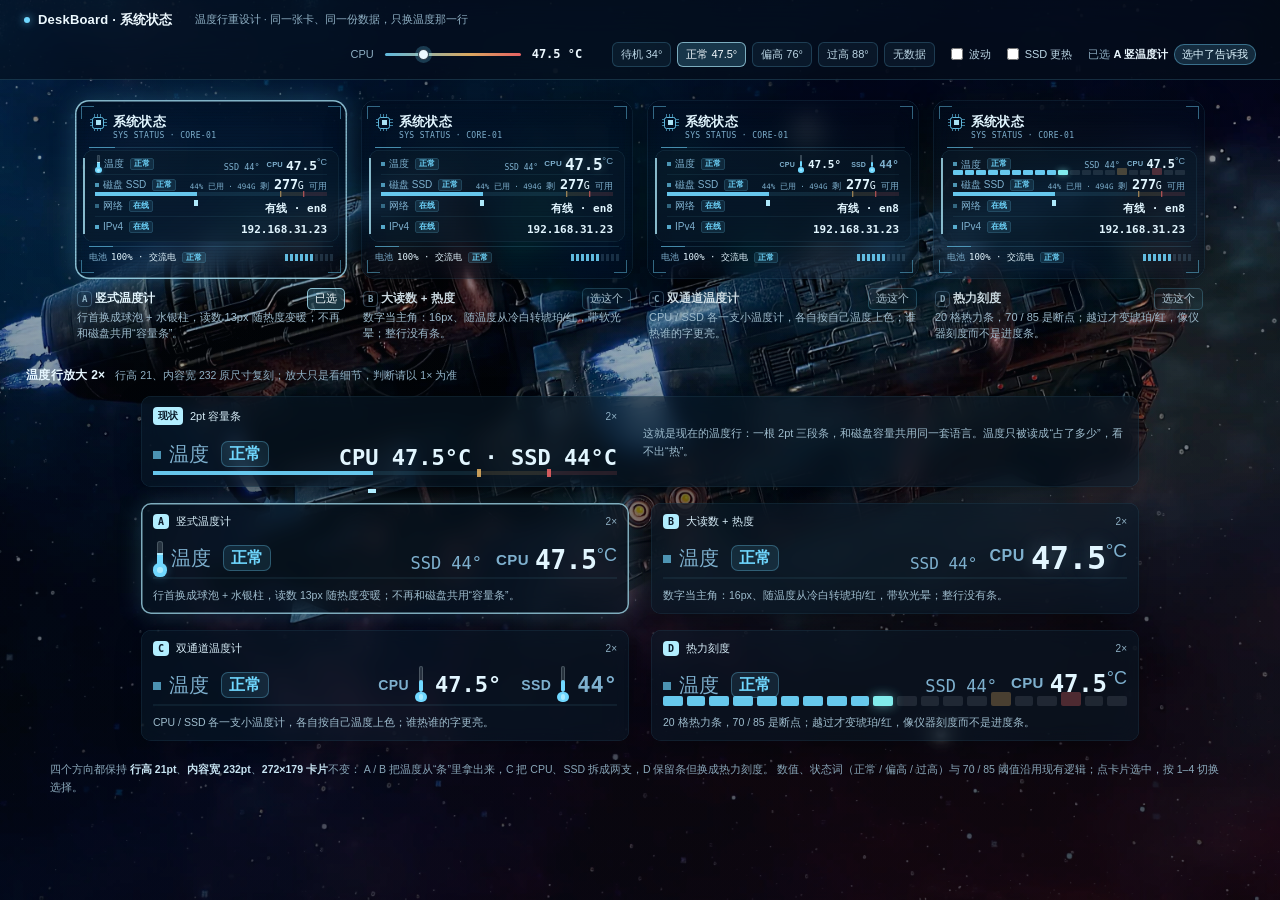
<file: design/temp-row/index.html>
<!doctype html>
<html lang="zh-CN">
<head>
<meta charset="utf-8">
<meta name="viewport" content="width=device-width, initial-scale=1">
<title>DeskBoard · 温度行重设计</title>
<style>
:root{
  --font: -apple-system, BlinkMacSystemFont, "SF Pro Text", "PingFang SC", "Helvetica Neue", Arial, sans-serif;
  --mono: "SF Mono", ui-monospace, Menlo, Monaco, monospace;
  --cyan:#70D8FF; --cyan-b:#B2EEFF; --paper:#E2F6FF; --muted:#7EB0CE;
  --amber:#FFC46B; --amber-b:#FFE8B3; --red:#FF6B6B; --red-b:#FFC2B8;
  --lv:#70D8FF; --lvb:#B2EEFF;
  --lv10:rgba(112,216,255,.10); --lv30:rgba(112,216,255,.30);
  --num:#E2F6FF; --glow:rgba(178,238,255,.26);
  --frac:0.475;
  --ui:#cfe6f2; --ui-muted:#8fb0c4;
}
body[data-level="warn"]{
  --lv:#FFC46B; --lvb:#FFE8B3;
  --lv10:rgba(255,196,107,.10); --lv30:rgba(255,196,107,.30);
  --num:#FFC46B; --glow:rgba(255,196,107,.45);
}
body[data-level="crit"]{
  --lv:#FF6B6B; --lvb:#FFC2B8;
  --lv10:rgba(255,107,107,.10); --lv30:rgba(255,107,107,.30);
  --num:#FF6B6B; --glow:rgba(255,107,107,.50);
}
body[data-level="unknown"]{
  --lv:#7EB0CE; --lvb:#7EB0CE;
  --lv10:rgba(126,176,206,.10); --lv30:rgba(126,176,206,.30);
  --num:#7EB0CE; --glow:rgba(0,0,0,0);
}
*{box-sizing:border-box}
html,body{margin:0;min-height:100%}
body{
  font-family:var(--font);
  color:var(--ui);
  background:#050b14 url(bg.jpg) center/cover no-repeat fixed;
  -webkit-font-smoothing:antialiased;
}
body::after{
  content:"";
  position:fixed; inset:0; pointer-events:none; z-index:0;
  background:
    radial-gradient(120% 70% at 50% 0%, rgba(3,10,20,.55), rgba(3,10,20,.18) 55%, rgba(3,10,20,.42) 100%),
    linear-gradient(180deg, rgba(3,10,20,.36), rgba(3,10,20,.10) 24%, rgba(3,10,20,.44));
}
.page{position:relative;z-index:1;padding-bottom:34px}

/* ---------- 顶部工具栏 ---------- */
.bar{
  position:sticky; top:0; z-index:60;
  display:flex; flex-wrap:wrap; align-items:center; gap:14px 22px;
  padding:12px 24px;
  background:rgba(6,15,27,.66);
  backdrop-filter:blur(18px) saturate(1.1);
  -webkit-backdrop-filter:blur(18px) saturate(1.1);
  border-bottom:.5px solid rgba(112,216,255,.16);
}
.brand{display:flex;align-items:center;gap:8px;font:600 13px/1.2 var(--font);color:#EDF9FF;letter-spacing:.2px}
.brand .dot{width:6px;height:6px;border-radius:50%;background:var(--cyan);box-shadow:0 0 8px rgba(112,216,255,.8)}
.hint{font:11px/1.4 var(--font);color:var(--ui-muted)}
.controls{margin-left:auto;display:flex;align-items:center;gap:16px;flex-wrap:wrap}
.ctrl{display:flex;align-items:center;gap:9px;font:11px var(--font);color:var(--ui-muted)}
.ctrl output{font:600 12px var(--mono);color:#EDF9FF;min-width:64px;font-variant-numeric:tabular-nums}
input[type=range]{
  -webkit-appearance:none;appearance:none;width:136px;height:3px;border-radius:2px;
  background:linear-gradient(90deg, rgba(112,216,255,.85), rgba(255,196,107,.85) 62%, rgba(255,107,107,.9));
  outline:none;
}
input[type=range]::-webkit-slider-thumb{
  -webkit-appearance:none;appearance:none;width:11px;height:11px;border-radius:50%;
  background:#EDF9FF;border:1px solid rgba(10,26,42,.8);box-shadow:0 0 0 3px rgba(112,216,255,.22);
  cursor:pointer;
}
.presets{display:flex;gap:6px;flex-wrap:wrap}
.presets button{
  font:11px var(--font);color:#BBD6E5;background:rgba(112,216,255,.06);
  border:.5px solid rgba(112,216,255,.20);border-radius:6px;padding:4px 8px;cursor:pointer;
}
.presets button:hover{background:rgba(112,216,255,.14);color:#EDF9FF}
.presets button.on{background:rgba(112,216,255,.20);border-color:rgba(178,238,255,.65);color:#F3FBFF}
.chk{display:flex;align-items:center;gap:6px;font:11px var(--font);color:#BBD6E5;cursor:pointer;user-select:none}
.chk input{accent-color:#70D8FF;width:12px;height:12px;margin:0}
.picked{font:11px var(--font);color:var(--ui-muted);white-space:nowrap}
.picked b{color:#EAF8FF;font-weight:600}
.picked .tag{
  display:inline-block;margin-left:6px;padding:2px 7px;border-radius:10px;
  background:rgba(112,216,255,.16);border:.5px solid rgba(112,216,255,.4);color:#DDF5FF;
}

/* ---------- 卡片组 ---------- */
main{padding:0 24px}
.cards{display:flex;flex-wrap:wrap;justify-content:center;align-items:flex-start;gap:14px;padding-top:20px;max-width:1470px;margin:0 auto}
.slot{width:272px}
.cap{margin-top:9px;font:11px/1.45 var(--font);color:#9FBDCE;padding:0 2px}
.cap .rowline{display:flex;align-items:center;gap:8px;justify-content:space-between}
.cap b{color:#E6F7FF;font-size:11.5px}
.cap .tag{font:600 9px/1 var(--mono);color:#91B3C6;border:.5px solid rgba(126,176,206,.35);border-radius:4px;padding:2px 4px}
.cap .pick{
  font:10.5px var(--font);color:#BBD6E5;background:rgba(112,216,255,.05);
  border:.5px solid rgba(112,216,255,.24);border-radius:5px;padding:3px 7px;cursor:pointer;white-space:nowrap;
}
.cap .pick:hover{background:rgba(112,216,255,.16);color:#F2FBFF}
.cap .pick.on{background:rgba(112,216,255,.24);border-color:rgba(178,238,255,.75);color:#F6FCFF}

/* ---------- 卡片 ---------- */
.card{
  position:relative;width:272px;height:179px;border-radius:14px;overflow:hidden;
  background:linear-gradient(180deg,
    rgba(4,16,34,.46) 0%, rgba(4,16,34,.38) 16%,
    rgba(5,22,46,.24) 52%, rgba(5,22,46,.14) 100%);
  backdrop-filter:blur(13px) saturate(1.06);
  -webkit-backdrop-filter:blur(13px) saturate(1.06);
  box-shadow:inset 0 0 22px rgba(2,10,22,.42), 0 10px 34px rgba(0,0,0,.38);
  cursor:pointer;outline:none;
  transition:box-shadow .18s ease;
}
.card::before{
  content:"";position:absolute;inset:0;z-index:0;border-radius:inherit;pointer-events:none;
  background:repeating-linear-gradient(180deg, rgba(0,8,18,.08) 0 1px, transparent 1px 3px);
}
.card::after{
  content:"";position:absolute;inset:0;z-index:0;border-radius:inherit;pointer-events:none;
  box-shadow:inset 0 0 0 .5px rgba(112,216,255,.16);
}
.card.sel{box-shadow:inset 0 0 0 1.5px rgba(178,238,255,.78), inset 0 0 22px rgba(2,10,22,.42), 0 0 26px rgba(112,216,255,.22)}
.card > *{position:absolute;z-index:1}

/* 四角准星 */
.corner{width:13px;height:13px;border:0 solid rgba(112,216,255,.45);pointer-events:none}
.corner.tl{left:6px;top:6px;border-left-width:1.2px;border-top-width:1.2px}
.corner.tr{right:6px;top:6px;border-right-width:1.2px;border-top-width:1.2px}
.corner.bl{left:6px;bottom:6px;border-left-width:1.2px;border-bottom-width:1.2px}
.corner.br{right:6px;bottom:6px;border-right-width:1.2px;border-bottom-width:1.2px}

/* 芯片图标 */
.chip{left:14px;top:14px;width:18px;height:18px;pointer-events:none}
.chip .body{position:absolute;left:3px;top:3px;right:3px;bottom:3px;border:1.1px solid rgba(112,216,255,.85);border-radius:2.5px}
.chip .core{position:absolute;left:6.5px;top:6.5px;width:5px;height:5px;background:rgba(178,238,255,.95)}
.chip .pin{position:absolute;color:rgba(112,216,255,.55);background:currentColor}
.chip .pt{width:1px;height:2.5px;left:5px;top:.5px;box-shadow:3px 0 currentColor,6px 0 currentColor}
.chip .pb{width:1px;height:2.5px;left:5px;bottom:.5px;box-shadow:3px 0 currentColor,6px 0 currentColor}
.chip .pl{width:2.5px;height:1px;left:.5px;top:5px;box-shadow:0 3px currentColor,0 6px currentColor}
.chip .pr{width:2.5px;height:1px;right:.5px;top:5px;box-shadow:0 3px currentColor,0 6px currentColor}

.title{left:38px;top:13px;line-height:18px;font:600 13px var(--font);color:var(--paper);letter-spacing:.2px;white-space:nowrap}
.subtitle{left:38px;top:31px;line-height:11px;font:500 8px var(--mono);color:var(--muted);letter-spacing:.35px;white-space:nowrap}

.hline{left:14px;right:14px;top:47px;height:1px;background:rgba(112,216,255,.16)}
.hline::after{content:"";position:absolute;left:0;top:0;width:26px;height:1px;background:rgba(112,216,255,.55)}

.tile{
  left:8px;top:50px;width:256px;height:92px;border-radius:10px;
  background:rgba(10,26,42,.54);
  box-shadow:inset 0 0 0 .5px rgba(112,216,255,.15);
}
.tile .edge{position:absolute;left:0;top:8px;width:2px;height:76px;background:rgba(178,238,255,.75)}
.rows{position:absolute;left:12px;top:4px;width:232px}

.row{position:relative;height:21px;width:232px}
.row .led{
  position:absolute;left:0;top:8.5px;width:4px;height:4px;
  background:var(--lvc,var(--lv));opacity:var(--leda,.65);
}
.row .led.hollow{background:transparent;box-shadow:inset 0 0 0 .5px rgba(126,176,206,.55)}
.lhead{position:absolute;left:8px;top:0;height:21px;display:flex;align-items:center;gap:6px}
.tlabel{font:500 10px/1 var(--font);color:var(--muted);white-space:nowrap}
.tpill{
  height:12.5px;padding:0 4px;display:inline-flex;align-items:center;
  border-radius:3.5px;font:600 8px/1 var(--font);color:var(--lv);
  background:var(--lv10);box-shadow:inset 0 0 0 .5px var(--lv30);
  white-space:nowrap;pointer-events:none;
}
.tval{position:absolute;right:0;top:0;height:21px;line-height:21px;text-align:right;white-space:nowrap}
.tval .who{font:600 7.5px var(--font);color:var(--muted);letter-spacing:.2px;margin-right:3px;vertical-align:2px}
.tval .main{font:600 11px var(--mono);color:var(--paper);font-variant-numeric:tabular-nums}
.tval .sec{font:400 8.5px var(--mono);color:var(--muted);margin-right:7px;font-variant-numeric:tabular-nums}
.tval .deg{font:500 9px var(--font);color:var(--muted);position:relative;top:-4px;margin-left:0}
body[data-level="unknown"] .tval .who,
body[data-level="unknown"] .tval .sec,
body[data-level="unknown"] .tval .deg{display:none}
body[data-level="unknown"] .vB .tval .main{font-size:12px;letter-spacing:0}
.sep{position:absolute;left:0;right:0;bottom:0;height:1px;background:rgba(112,216,255,.07)}
.row.dim .tlabel,.row.dim .tval{opacity:.55}

/* 磁盘行 */
.disk .disk-val{
  position:absolute;right:0;top:0;height:17.5px;line-height:17.5px;text-align:right;white-space:nowrap;
}
.disk .meta{font:400 7.5px var(--mono);color:var(--muted)}
.disk .small{font:400 8.5px var(--mono);color:var(--muted)}
.disk .free{font:600 13.5px var(--mono);color:var(--paper);font-variant-numeric:tabular-nums;letter-spacing:-.2px}
.disk .g{font:500 10px var(--mono);color:var(--paper)}
.meter{position:absolute;left:0;right:0;bottom:0;height:3.5px}
.meter i{position:absolute;top:0;height:100%}
.meter .t1{left:0;width:80%;background:rgba(112,216,255,.10)}
.meter .t2{left:80%;width:10%;background:rgba(255,196,107,.12)}
.meter .t3{left:90%;width:10%;background:rgba(255,107,107,.13)}
.meter .fill{left:0;width:calc(var(--dfrac,0.44)*100%);background:var(--cyan);opacity:.9}
.meter .cap{position:absolute;left:calc(var(--dfrac,0.44)*100%);top:-1px;width:3px;height:calc(100% + 2px);background:var(--cyan-b);transform:translateX(-3px);opacity:.98}
.meter .k1{left:80%;width:1.5px;top:-1px;height:calc(100% + 2px);background:rgba(255,196,107,.75);transform:translateX(-.75px)}
.meter .k2{left:90%;width:1.5px;top:-1px;height:calc(100% + 2px);background:rgba(255,107,107,.80);transform:translateX(-.75px)}

/* 表尾 */
.fline{left:14px;right:14px;top:146px;height:1px;background:rgba(112,216,255,.14)}
.fline::after{content:"";position:absolute;left:0;top:0;width:24px;height:1px;background:rgba(112,216,255,.55)}
.footer{left:14px;right:14px;top:151px;height:14px;display:flex;align-items:center;justify-content:space-between;white-space:nowrap}
.foot{font:400 8.5px var(--mono);color:var(--muted);display:flex;align-items:center;gap:0}
.foot b{font:500 9px var(--mono);color:var(--paper);margin-left:4px}
.foot .bpill{
  margin-left:6px;height:11.5px;padding:0 4px;border-radius:3.5px;
  font:600 7.5px/11px var(--font);color:var(--cyan);
  background:rgba(112,216,255,.10);box-shadow:inset 0 0 0 .5px rgba(112,216,255,.30);
}
.clock{display:flex;gap:2px;align-items:center;margin-left:auto}
.clock i{width:3px;height:7px;background:rgba(126,176,206,.20)}
.clock i.on{background:rgba(112,216,255,.85)}

/* ---------- 放大区 ---------- */
.zoomhead{max-width:1470px;margin:26px auto 0;padding:0 2px;display:flex;align-items:baseline;gap:10px}
.zoomhead h2{margin:0;font:600 12px var(--font);color:#E6F7FF;letter-spacing:.3px}
.zoomhead span{font:10.5px var(--font);color:var(--ui-muted)}
.zooms{
  display:grid;grid-template-columns:repeat(2,488px);gap:16px 22px;justify-content:center;
  max-width:1470px;margin:12px auto 0;padding:0 24px;
}
.zoom{
  background:rgba(10,26,42,.54);border-radius:10px;padding:11px 12px 10px;
  box-shadow:inset 0 0 0 .5px rgba(112,216,255,.15), 0 8px 26px rgba(0,0,0,.28);
  backdrop-filter:blur(10px);
  transition:box-shadow .18s ease;
}
.zoom.sel{box-shadow:inset 0 0 0 1.5px rgba(178,238,255,.7), 0 0 24px rgba(112,216,255,.18)}
.zoom .zh{display:flex;align-items:center;gap:7px;font:11px var(--font);color:#D8EEF9;margin-bottom:8px}
.zoom .zh b{font:600 10px var(--mono);color:#0A1A2A;background:#B2EEFF;border-radius:4px;padding:2px 5px}
.zoom .zh em{font-style:normal;color:var(--ui-muted);margin-left:auto;font-size:10px}
.zstage{width:464px;height:44px;overflow:visible}
.zrow{width:232px;height:42px;transform:scale(2);transform-origin:0 0}
.zrow .row{height:21px}
.zoom p{margin:7px 0 0;font:10.5px/1.5 var(--font);color:#9FBDCE;min-height:16px}
.zooms .nowref{grid-column:1 / -1;display:grid;grid-template-columns:464px 1fr;gap:26px;align-items:center}
.zooms .nowref p{margin:0;max-width:520px;font-size:11px;line-height:1.65;color:#9FBDCE}
.zooms .nowref b.zh-b{font-weight:600;color:#D8EEF9}

.fineprint{max-width:1470px;margin:20px auto 0;padding:0 26px;font:10.5px/1.7 var(--font);color:#8BA9BB}
.fineprint b{color:#C9E6F4;font-weight:600}
@media (max-width:1080px){
  .zooms{grid-template-columns:488px}
  .zooms .nowref{grid-template-columns:1fr}
  .zooms .nowref p{max-width:none}
}
@media (max-width:560px){
  .zooms{padding:0 12px}
  .zoom{width:100%}
  .zstage{width:100%;height:auto}
}

/* ================= 变体 A：行首竖温度计 ================= */
.vA .thermo{position:absolute;left:0;top:0;width:7px;height:21px;pointer-events:none}
.vA .th-tube{
  position:absolute;left:2.2px;top:1.5px;width:2.6px;height:13.2px;border-radius:1.4px;
  background:rgba(226,246,255,.14);box-shadow:inset 0 0 0 .5px rgba(226,246,255,.18);
  overflow:hidden;
}
.vA .th-fill{
  position:absolute;left:0;right:0;bottom:0;height:calc(var(--frac,0)*13.2px);
  background:var(--lv);border-radius:1.4px;transition:height .45s cubic-bezier(.2,.7,.3,1),background-color .25s;
}
.vA .th-fill::after{
  content:"";position:absolute;left:0;right:0;top:0;height:1px;background:var(--lvb);opacity:.95;
}
.vA .th-bulb{
  position:absolute;left:.3px;top:13.4px;width:6.4px;height:6.4px;border-radius:50%;
  background:var(--lv);box-shadow:0 0 5px var(--lv30);
  transition:background-color .25s,box-shadow .25s;
}
.vA .th-bulb::after{
  content:"";position:absolute;left:1.8px;top:1.8px;width:2.8px;height:2.8px;border-radius:50%;
  background:var(--lvb);opacity:.85;
}
.vA .tval .main{font-size:13px;color:var(--num);letter-spacing:-.1px}
.vA .tval .main.unknown{color:var(--muted)}
.vA .tval .deg{top:-4.5px;font-size:9px}
.vA .tval .who{font-size:7.5px;vertical-align:2.5px}

/* ================= 变体 B：大读数 + 热度 ================= */
.vB .tval .main{
  font-size:16px;color:var(--num);letter-spacing:-.3px;
  text-shadow:0 0 10px var(--glow);transition:color .25s,text-shadow .25s;
}
.vB .tval .main.unknown{color:var(--muted);text-shadow:none}
.vB .tval .who{font-size:8px;vertical-align:4px;letter-spacing:.3px}
.vB .tval .deg{font-size:9.5px;top:-6px;margin-left:0}
.vB .tval .sec{font-size:8px;margin-right:6px}
.vB .tval .main{font-variant-numeric:tabular-nums}

/* ================= 变体 C：CPU / SSD 双温度计 ================= */
.vC .tval.sensors{
  right:0;top:0;height:21px;display:flex;align-items:center;justify-content:flex-end;gap:10px;
}
.vC .sensor{display:flex;align-items:center;gap:3px;height:21px}
.vC .sname{font:600 7px var(--font);color:var(--muted);letter-spacing:.2px}
.vC .mini{position:relative;width:6px;height:19px;display:block}
.vC .m-tube{
  position:absolute;left:1.7px;top:0;width:2.6px;height:12.6px;border-radius:1.3px;
  background:rgba(226,246,255,.14);box-shadow:inset 0 0 0 .5px rgba(226,246,255,.18);
  overflow:hidden;
}
.vC .m-fill{
  position:absolute;left:0;right:0;bottom:0;height:calc(var(--sfrac,0)*12.6px);
  background:var(--slv,#70D8FF);border-radius:1.3px;
  transition:height .45s cubic-bezier(.2,.7,.3,1),background-color .25s;
}
.vC .m-bulb{
  position:absolute;left:.2px;top:12.6px;width:5.6px;height:5.6px;border-radius:50%;
  background:var(--slv,#70D8FF);transition:background-color .25s;
}
.vC .m-bulb::after{
  content:"";position:absolute;left:1.6px;top:1.6px;width:2.4px;height:2.4px;border-radius:50%;
  background:var(--slvb,#B2EEFF);opacity:.85;
}
.vC .snum{
  font:600 11px var(--mono);color:var(--muted);font-variant-numeric:tabular-nums;
  transition:color .25s;margin-left:1px;
}
.vC .sensor.hot .snum{color:var(--paper)}
.vC .sensor[data-level="warn"]{--slv:#FFC46B;--slvb:#FFE8B3}
.vC .sensor[data-level="crit"]{--slv:#FF6B6B;--slvb:#FFC2B8}
.vC .sensor[data-level="unknown"]{--slv:#7EB0CE;--slvb:#7EB0CE}
.vC .sensor[data-level="unknown"] .snum{color:var(--muted)}
.vC .sensor.hot[data-level="warn"] .snum{color:#FFD99B}
.vC .sensor.hot[data-level="crit"] .snum{color:#FFB3B3}

/* ================= 变体 D：20 格热力刻度 ================= */
.vD .tlabel{height:17px;line-height:17px}
.vD .tpill{top:2.25px}
.vD .tval{height:17px;line-height:17px}
.vD .tval .main{font-size:12px;color:var(--num);letter-spacing:-.1px}
.vD .tval .main.unknown{color:var(--muted)}
.vD .tval .deg{top:-4px}
.vD .tval .who{vertical-align:2px}
.ladder{position:absolute;left:0;right:0;bottom:0;height:7px;display:flex;align-items:flex-end;gap:2px}
.ladder i{
  flex:1;height:5px;border-radius:1px;background:rgba(226,246,255,.10);
  transition:background-color .22s ease,height .22s ease;
}
.ladder i.tick{height:7px}
.ladder i.tick.z1{background:rgba(255,196,107,.26)}
.ladder i.tick.z2{background:rgba(255,107,107,.28)}
.ladder i.z1.on{background:#FFC46B}
.ladder i.z2.on{background:#FF6B6B}
.ladder i.z0.on{background:#70D8FF}
.ladder i.on{opacity:.92}
.ladder i.head.z0{box-shadow:0 0 6px rgba(112,216,255,.55)}
.ladder i.head.z1{box-shadow:0 0 6px rgba(255,196,107,.60)}
.ladder i.head.z2{box-shadow:0 0 6px rgba(255,107,107,.62)}
.ladder i.head{filter:brightness(1.25)}

/* 现状卡里的旧条 */
.now-bar{position:absolute;left:0;right:0;bottom:0;height:2px}
.now-bar .t1{position:absolute;left:0;top:0;height:2px;width:70%;background:rgba(112,216,255,.10)}
.now-bar .t2{position:absolute;left:70%;top:0;height:2px;width:15%;background:rgba(255,196,107,.12)}
.now-bar .t3{position:absolute;left:85%;top:0;height:2px;width:15%;background:rgba(255,107,107,.13)}
.now-bar .fill{position:absolute;left:0;top:0;height:2px;width:calc(var(--frac,0.475)*100%);background:var(--lv);opacity:.9;transition:width .45s cubic-bezier(.2,.7,.3,1)}
.now-bar .cap{position:absolute;left:calc(var(--frac,0.475)*100%);top:0;width:2.5px;height:2px;background:var(--lvb);transform:translateX(-2.5px)}
.now-bar .k1{position:absolute;left:70%;top:-1px;width:1.5px;height:4px;background:rgba(255,196,107,.75)}
.now-bar .k2{position:absolute;left:85%;top:-1px;width:1.5px;height:4px;background:rgba(255,107,107,.8)}
</style>
</head>
<body data-level="normal">
<div class="page">
  <header class="bar">
    <div class="brand"><span class="dot"></span>DeskBoard · 系统状态</div>
    <div class="hint">温度行重设计 · 同一张卡、同一份数据，只换温度那一行</div>
    <div class="controls">
      <div class="ctrl">
        <span>CPU</span>
        <input id="temp" type="range" min="30" max="95" step="0.1" value="47.5" aria-label="CPU 温度">
        <output id="tempOut">47.5 °C</output>
      </div>
      <div class="presets" id="presets">
        <button data-temp="34">待机 34°</button>
        <button data-temp="47.5" class="on">正常 47.5°</button>
        <button data-temp="76">偏高 76°</button>
        <button data-temp="88">过高 88°</button>
        <button data-temp="none">无数据</button>
      </div>
      <label class="chk"><input type="checkbox" id="drift"> 波动</label>
      <label class="chk"><input type="checkbox" id="ssdHot"> SSD 更热</label>
      <div class="picked">已选 <b id="pickedName">未选</b><span class="tag" id="pickedTag">点卡片或按 1–4</span></div>
    </div>
  </header>

  <main>
    <section class="cards" id="cards"></section>

    <div class="zoomhead">
      <h2>温度行放大 2×</h2>
      <span>行高 21、内容宽 232 原尺寸复刻；放大只是看细节，判断请以 1× 为准</span>
    </div>
    <section class="zooms" id="zooms"></section>

    <p class="fineprint">
      四个方向都保持 <b>行高 21pt</b>、<b>内容宽 232pt</b>、<b>272×179 卡片</b>不变：
      A / B 把温度从“条”里拿出来，C 把 CPU、SSD 拆成两支，D 保留条但换成热力刻度。
      数值、状态词（正常 / 偏高 / 过高）与 70 / 85 阈值沿用现有逻辑；点卡片选中，按 1–4 切换选择。
    </p>
  </main>
</div>

<script>
(function(){
  var state = {
    cpu: 47.5,
    base: 47.5,
    unknown: false,
    ssdHot: false,
    drift: false,
    sel: null
  };

  var VARIANTS = [
    { id:'A', name:'竖式温度计', short:'竖温度计',
      note:'行首换成球泡 + 水银柱，读数 13px 随热度变暖；不再和磁盘共用“容量条”。' },
    { id:'B', name:'大读数 + 热度', short:'大读数',
      note:'数字当主角：16px、随温度从冷白转琥珀/红，带软光晕；整行没有条。' },
    { id:'C', name:'双通道温度计', short:'双温度计',
      note:'CPU / SSD 各一支小温度计，各自按自己温度上色；谁热谁的字更亮。' },
    { id:'D', name:'热力刻度', short:'热力刻度',
      note:'20 格热力条，70 / 85 是断点；越过才变琥珀/红，像仪器刻度而不是进度条。' }
  ];

  function clamp(v,a,b){ return Math.min(b, Math.max(a, v)); }
  function fmtCpu(v){ return v.toFixed(1); }
  function fmtSsd(v){ return Math.round(v).toString(); }
  function levelOf(t){
    if (!(t > 0)) return 'unknown';
    if (t < 70) return 'normal';
    if (t <= 85) return 'warn';
    return 'crit';
  }
  function levelColor(l){
    return l === 'warn' ? '#FFC46B' : l === 'crit' ? '#FF6B6B' : l === 'unknown' ? '#7EB0CE' : '#70D8FF';
  }

  function data(){
    if (state.unknown) {
      return { cpu:-1, ssd:-1, hot:-1, level:'unknown', frac:0, hotIsCpu:true,
               cpuText:'—', ssdText:'—', hotText:'—', coldText:'—', who:'—', pill:'—',
               now:'—' };
    }
    var cpu = state.cpu;
    var ssd = state.ssdHot ? clamp(cpu + 6, 20, 99) : clamp(cpu - 3.5, 26, 99);
    var hotIsCpu = cpu >= ssd;
    var hot = hotIsCpu ? cpu : ssd;
    var cold = hotIsCpu ? ssd : cpu;
    var hotName = hotIsCpu ? 'CPU' : 'SSD';
    var coldName = hotIsCpu ? 'SSD' : 'CPU';
    var hotText = hotIsCpu ? fmtCpu(hot) : fmtSsd(hot);
    var coldText = hotIsCpu ? fmtSsd(cold) : fmtCpu(cold);
    var lvl = levelOf(hot);
    return {
      cpu:cpu, ssd:ssd, hot:hot, level:lvl, frac:clamp(hot/100, 0, 1), hotIsCpu:hotIsCpu,
      cpuText: fmtCpu(cpu), ssdText: fmtSsd(ssd),
      hotText: hotText, coldText: coldText, who: hotName,
      coldLabel: coldName,
      pill: lvl === 'warn' ? '偏高' : lvl === 'crit' ? '过高' : '正常',
      now: 'CPU ' + fmtCpu(cpu) + '°C · SSD ' + fmtSsd(ssd) + '°C'
    };
  }

  function tempRow(v){
    var head;
    if (v === 'A') {
      head = '<div class="thermo"><div class="th-tube"><div class="th-fill"></div></div><div class="th-bulb"></div></div>'
        + '<div class="lhead" style="left:9px"><div class="tlabel">温度</div><div class="tpill js-pill">正常</div></div>';
    } else if (v === 'B') {
      head = '<div class="led"></div>'
        + '<div class="lhead"><div class="tlabel">温度</div><div class="tpill js-pill">正常</div></div>';
    } else if (v === 'C') {
      head = '<div class="led"></div>'
        + '<div class="lhead"><div class="tlabel">温度</div><div class="tpill js-pill">正常</div></div>';
    } else if (v === 'D') {
      head = '<div class="led"></div>'
        + '<div class="lhead"><div class="tlabel">温度</div><div class="tpill js-pill">正常</div></div>'
        + '<div class="ladder">';
      for (var i=0;i<20;i++){
        var cls = 'z0' + (i>=14?' z1':'') + (i>=17?' z2':'') + ((i===14||i===17)?' tick':'');
        head += '<i class="'+cls+'"></i>';
      }
      head += '</div>';
    } else {
      head = '<div class="led"></div>'
        + '<div class="lhead"><div class="tlabel">温度</div><div class="tpill js-pill">正常</div></div>';
    }

    var val;
    if (v === 'C') {
      val = '<div class="tval sensors">'
        + '<div class="sensor cpu" data-level="normal"><span class="sname">CPU</span>'
        + '<span class="mini"><i class="m-tube"><i class="m-fill"></i></i><i class="m-bulb"></i></span>'
        + '<span class="snum">—</span></div>'
        + '<div class="sensor ssd" data-level="normal"><span class="sname">SSD</span>'
        + '<span class="mini"><i class="m-tube"><i class="m-fill"></i></i><i class="m-bulb"></i></span>'
        + '<span class="snum">—</span></div>'
        + '</div>';
    } else if (v === 'now') {
      val = '<div class="tval"><span class="main js-now">—</span></div>'
        + '<div class="now-bar"><i class="t1"></i><i class="t2"></i><i class="t3"></i>'
        + '<i class="fill"></i><i class="cap"></i><i class="k1"></i><i class="k2"></i></div>';
    } else {
      val = '<div class="tval">'
        + '<span class="sec js-sec">—</span>'
        + '<span class="who js-who">—</span><span class="main js-main">—</span><span class="deg">°C</span>'
        + '</div>';
    }

    var sep = (v === 'D' || v === 'now') ? '' : '<i class="sep"></i>';
    return '<div class="row temp-row v'+v+'">' + head + val + sep + '</div>';
  }

  function diskRow(){
    return '<div class="row disk">'
      + '<div class="led" style="--lvc:#70D8FF;--leda:.65"></div>'
      + '<div class="lhead"><div class="tlabel">磁盘 SSD</div>'
      + '<div class="tpill" style="color:#70D8FF;background:rgba(112,216,255,.10);box-shadow:inset 0 0 0 .5px rgba(112,216,255,.30)">正常</div></div>'
      + '<div class="disk-val">'
      + '<span class="meta">44% 已用 · 494G  </span><span class="small">剩 </span>'
      + '<span class="free">277</span><span class="g">G</span><span class="small"> 可用</span>'
      + '</div>'
      + '<div class="meter"><i class="t1"></i><i class="t2"></i><i class="t3"></i>'
      + '<i class="fill"></i><i class="cap"></i><i class="k1"></i><i class="k2"></i></div>'
      + '</div>';
  }

  function netRow(){
    return '<div class="row net">'
      + '<div class="led" style="--lvc:#70D8FF;--leda:.40"></div>'
      + '<div class="lhead"><div class="tlabel">网络</div>'
      + '<div class="tpill" style="color:#70D8FF;background:rgba(112,216,255,.10);box-shadow:inset 0 0 0 .5px rgba(112,216,255,.30)">在线</div></div>'
      + '<div class="tval"><span class="main">有线 · en8</span></div>'
      + '<i class="sep"></i>'
      + '</div>';
  }

  function ipRow(){
    return '<div class="row ip">'
      + '<div class="led" style="--lvc:#70D8FF;--leda:.75"></div>'
      + '<div class="lhead"><div class="tlabel">IPv4</div>'
      + '<div class="tpill" style="color:#70D8FF;background:rgba(112,216,255,.10);box-shadow:inset 0 0 0 .5px rgba(112,216,255,.30)">在线</div></div>'
      + '<div class="tval"><span class="main">192.168.31.23</span></div>'
      + '</div>';
  }

  function cardHTML(v){
    return '<div class="card" data-variant="' + v + '" tabindex="0">'
      + '<i class="corner tl"></i><i class="corner tr"></i><i class="corner bl"></i><i class="corner br"></i>'
      + '<div class="chip"><i class="body"></i><i class="core"></i>'
      + '<i class="pin pt"></i><i class="pin pb"></i><i class="pin pl"></i><i class="pin pr"></i></div>'
      + '<div class="title">系统状态</div>'
      + '<div class="subtitle">SYS STATUS · CORE-01</div>'
      + '<div class="hline"></div>'
      + '<div class="tile"><i class="edge"></i><div class="rows">'
      + tempRow(v) + diskRow() + netRow() + ipRow()
      + '</div></div>'
      + '<div class="fline"></div>'
      + '<div class="footer">'
      + '<div class="foot">电池<b>100% · 交流电</b><span class="bpill">正常</span></div>'
      + '<div class="clock"><i class="on"></i><i class="on"></i><i class="on"></i><i class="on"></i><i class="on"></i><i class="on"></i><i></i><i></i><i></i><i></i></div>'
      + '</div>'
      + '</div>';
  }

  function caption(v){
    var meta = VARIANTS.filter(function(x){return x.id===v;})[0];
    return '<div class="cap"><div class="rowline"><span><span class="tag">'+v+'</span> <b>'+meta.name+'</b></span>'
      + '<button class="pick" data-pick="'+v+'">选这个</button></div>'
      + meta.note + '</div>';
  }

  function zoomHTML(v){
    var meta = VARIANTS.filter(function(x){return x.id===v;})[0];
    return '<div class="zoom" data-variant="'+v+'">'
      + '<div class="zh"><b>'+v+'</b> '+meta.name+'<em>2×</em></div>'
      + '<div class="zstage"><div class="zrow">'+tempRow(v)+'</div></div>'
      + '<p>'+meta.note+'</p>'
      + '</div>';
  }

  function nowRefHTML(){
    return '<div class="zoom nowref">'
      + '<div class="nowmain">'
      + '<div class="zh"><b>现状</b> 2pt 容量条<em>2×</em></div>'
      + '<div class="zstage"><div class="zrow">'+tempRow('now')+'</div></div>'
      + '</div>'
      + '<p>这就是现在的温度行：一根 2pt 三段条，和磁盘容量共用同一套语言。温度只被读成“占了多少”，看不出“热”。</p>'
      + '</div>';
  }

  var cardsEl = document.getElementById('cards');
  var zoomsEl = document.getElementById('zooms');
  var all = ['A','B','C','D'];
  cardsEl.innerHTML = all.map(function(v){
    return '<div class="slot">' + cardHTML(v) + caption(v) + '</div>';
  }).join('');
  zoomsEl.innerHTML = nowRefHTML() + VARIANTS.map(function(x){ return zoomHTML(x.id); }).join('');

  function render(){
    var d = data();
    document.body.dataset.level = d.level;
    document.body.style.setProperty('--frac', d.frac.toFixed(4));

    document.querySelectorAll('.js-who').forEach(function(e){ e.textContent = d.who; });
    document.querySelectorAll('.js-main').forEach(function(e){
      e.textContent = d.hotText;
      e.classList.toggle('unknown', d.level==='unknown');
    });
    document.querySelectorAll('.js-sec').forEach(function(e){
      e.textContent = d.level==='unknown' ? '—' : d.coldLabel + ' ' + d.coldText + '°';
    });
    document.querySelectorAll('.js-pill').forEach(function(e){ e.textContent = d.pill; });
    document.querySelectorAll('.js-now').forEach(function(e){ e.textContent = d.now; });

    // C：两支温度计各自上色
    document.querySelectorAll('.sensor.cpu').forEach(function(s){
      s.dataset.level = levelOf(d.cpu);
      s.style.setProperty('--sfrac', d.cpu>0 ? clamp(d.cpu/100,0,1) : 0);
      s.classList.toggle('hot', d.hotIsCpu && d.level!=='unknown');
      s.querySelector('.snum').textContent = d.cpu>0 ? fmtCpu(d.cpu)+'°' : '—';
    });
    document.querySelectorAll('.sensor.ssd').forEach(function(s){
      s.dataset.level = levelOf(d.ssd);
      s.style.setProperty('--sfrac', d.ssd>0 ? clamp(d.ssd/100,0,1) : 0);
      s.classList.toggle('hot', !d.hotIsCpu && d.level!=='unknown');
      s.querySelector('.snum').textContent = d.ssd>0 ? fmtSsd(d.ssd)+'°' : '—';
    });

    // D：热力刻度点灯
    var lit = Math.round(d.frac * 20);
    document.querySelectorAll('.ladder').forEach(function(l){
      Array.prototype.forEach.call(l.children, function(c, i){
        c.classList.toggle('on', i < lit);
        c.classList.toggle('head', i === lit-1 && lit>0);
      });
    });
  }

  function select(v){
    state.sel = v;
    document.querySelectorAll('.card[data-variant]').forEach(function(c){
      c.classList.toggle('sel', c.dataset.variant === v);
    });
    document.querySelectorAll('.zoom').forEach(function(z){
      z.classList.toggle('sel', z.dataset.variant === v);
    });
    document.querySelectorAll('.pick').forEach(function(b){
      var on = b.dataset.pick === v;
      b.classList.toggle('on', on);
      b.textContent = on ? '已选' : '选这个';
    });
    var meta = VARIANTS.filter(function(x){return x.id===v;})[0];
    document.getElementById('pickedName').textContent = meta ? (v + ' ' + meta.short) : '未选';
    document.getElementById('pickedTag').textContent = meta ? '选中了告诉我' : '点卡片或按 1–4';
  }

  document.addEventListener('click', function(e){
    var pick = e.target.closest('.pick');
    if (pick) { select(pick.dataset.pick); return; }
    var card = e.target.closest('.card');
    if (card && card.dataset.variant && card.dataset.variant !== 'now') select(card.dataset.variant);
  });

  document.addEventListener('keydown', function(e){
    if (e.target.tagName === 'INPUT') return;
    var map = {'1':'A','2':'B','3':'C','4':'D','a':'A','b':'B','c':'C','d':'D'};
    var v = map[e.key.toLowerCase()];
    if (v) select(v);
  });

  var temp = document.getElementById('temp');
  var tempOut = document.getElementById('tempOut');
  var driftTimer = null;

  function setPresetOn(tempValue){
    document.querySelectorAll('#presets button').forEach(function(b){
      b.classList.toggle('on', b.dataset.temp === tempValue);
    });
  }

  function applyTemp(v, presetKey){
    state.unknown = false;
    state.cpu = clamp(v, 30, 95);
    state.base = state.cpu;
    temp.value = state.cpu;
    tempOut.textContent = state.cpu.toFixed(1) + ' °C';
    setPresetOn(presetKey !== undefined ? presetKey : String(v));
    render();
  }

  temp.addEventListener('input', function(){
    applyTemp(parseFloat(temp.value), '');
  });

  document.getElementById('presets').addEventListener('click', function(e){
    var b = e.target.closest('button');
    if (!b) return;
    if (b.dataset.temp === 'none') {
      state.unknown = true;
      tempOut.textContent = '—';
      setPresetOn('none');
      render();
      return;
    }
    applyTemp(parseFloat(b.dataset.temp), b.dataset.temp);
  });

  document.getElementById('drift').addEventListener('change', function(e){
    state.drift = e.target.checked;
    if (state.drift) {
      if (state.unknown) {
        state.unknown = false;
        setPresetOn(String(state.base));
        tempOut.textContent = state.cpu.toFixed(1) + ' °C';
      }
      state.base = state.cpu;
      driftTimer = setInterval(function(){
        var j = (Math.random() - .5) * 1.6;
        state.cpu = clamp(state.base + j, 30, 95);
        render();
      }, 900);
    } else {
      clearInterval(driftTimer);
      driftTimer = null;
      state.cpu = state.base;
      render();
    }
  });

  document.getElementById('ssdHot').addEventListener('change', function(e){
    state.ssdHot = e.target.checked;
    render();
  });

  applyTemp(47.5, '47.5');
  select('A');
})();
</script>
</body>
</html>
</file>
<file: design/agent-pulse-3d-styles/styles.css>
:root{
  --font: -apple-system, BlinkMacSystemFont, "SF Pro Text", "PingFang SC", "Helvetica Neue", Arial, sans-serif;
  --mono: "SF Mono", ui-monospace, Menlo, Monaco, monospace;
  --cyan:#70D8FF; --cyan-b:#B2EEFF; --paper:#E2F6FF; --muted:#7EB0CE;
  --amber:#FFC46B; --red:#FF6B6B; --green:#78E2AC;
  --state:#70D8FF;
  --health:#70D8FF;
  --line:rgba(112,216,255,.15);
  --line-b:rgba(112,216,255,.28);
  --panel:rgba(5,13,24,.74);
  --panel-2:rgba(7,18,32,.62);
  --ink:#040a12;
  --text:#CFE6F2;
  --mono-dim:rgba(126,176,206,.68);
}
*{box-sizing:border-box}
html,body{margin:0;height:100%;background:var(--ink);overflow:hidden}
body{
  font-family:var(--font);color:var(--text);
  -webkit-font-smoothing:antialiased;
  user-select:none;
}
button,input,select{font:inherit}
button{cursor:pointer}

.wallpaper{
  position:fixed;inset:0;z-index:0;background:
    radial-gradient(46% 46% at 50% 44%, rgba(22,82,112,.34), transparent 72%),
    radial-gradient(34% 40% at 28% 68%, rgba(48,32,96,.20), transparent 75%),
    radial-gradient(58% 52% at 72% 24%, rgba(10,58,80,.18), transparent 72%),
    radial-gradient(120% 90% at 50% 5%, #0a1b2b 0%, #050d17 46%, #02060b 100%);
}
.wallpaper .photo{
  position:absolute;inset:0;opacity:.6;
  background-image:
    radial-gradient(circle at 12% 18%, rgba(255,255,255,.55) 0 1px, transparent 1.6px),
    radial-gradient(circle at 78% 12%, rgba(178,238,255,.45) 0 1px, transparent 1.6px),
    radial-gradient(circle at 34% 34%, rgba(255,255,255,.32) 0 1px, transparent 1.5px),
    radial-gradient(circle at 64% 62%, rgba(255,255,255,.38) 0 1px, transparent 1.6px),
    radial-gradient(circle at 20% 76%, rgba(255,255,255,.30) 0 1px, transparent 1.5px),
    radial-gradient(circle at 88% 72%, rgba(178,238,255,.35) 0 1px, transparent 1.6px),
    radial-gradient(circle at 48% 88%, rgba(255,255,255,.28) 0 1px, transparent 1.5px),
    radial-gradient(circle at 8% 48%, rgba(255,255,255,.22) 0 1px, transparent 1.5px),
    radial-gradient(circle at 94% 42%, rgba(255,255,255,.24) 0 1px, transparent 1.5px);
}
.wallpaper::after{
  content:"";position:absolute;inset:0;
  background:
    radial-gradient(52% 58% at 50% 46%, rgba(2,7,13,.60) 0%, rgba(2,7,13,.30) 50%, transparent 78%),
    radial-gradient(95% 70% at 50% 42%, rgba(3,9,16,.06), rgba(2,6,11,.45) 76%, rgba(1,4,8,.78) 100%),
    linear-gradient(180deg, rgba(3,10,20,.38), rgba(3,10,20,.04) 36%, rgba(2,6,11,.52));
}

.app{
  position:relative;z-index:2;height:100vh;
  display:grid;grid-template-columns:282px minmax(0,1fr) 392px;
  gap:16px;padding:16px;
}

/* ---------- glass panels ---------- */
.panel{
  border:1px solid var(--line);border-radius:16px;
  background:linear-gradient(180deg, rgba(8,19,33,.82), rgba(5,13,24,.72));
  backdrop-filter:blur(20px) saturate(1.12);
  -webkit-backdrop-filter:blur(20px) saturate(1.12);
  box-shadow:0 22px 70px rgba(0,0,0,.34), inset 0 1px 0 rgba(255,255,255,.045);
}
.brand{display:flex;align-items:center;gap:8px;min-width:0}
.brand .dot{width:7px;height:7px;border-radius:50%;background:var(--state);box-shadow:0 0 11px var(--state);flex:none;transition:background .3s,box-shadow .3s}
.brand b{font-size:12.5px;letter-spacing:.45px;color:#EDF9FF;font-weight:650;white-space:nowrap}
.brand .sub{font:8px var(--mono);letter-spacing:1.25px;color:rgba(178,238,255,.40);white-space:nowrap;overflow:hidden;text-overflow:ellipsis}
.icon-btn{
  margin-left:auto;width:20px;height:20px;padding:0;border-radius:6px;
  display:grid;place-items:center;background:transparent;border:1px solid transparent;
  color:rgba(178,238,255,.42);font-size:13px;line-height:1;transition:.15s;
}
.icon-btn:hover{color:#EDF9FF;border-color:var(--line);background:rgba(112,216,255,.07)}
.cap{font:600 7.5px var(--mono);letter-spacing:1.55px;color:rgba(126,176,206,.62);margin-bottom:7px}

/* ---------- left: state lab ---------- */
.lab{
  padding:13px 13px 10px;align-self:start;
  max-height:calc(100vh - 32px);overflow-y:auto;scrollbar-width:none;
}
.lab::-webkit-scrollbar{display:none}
.lab-current{margin-top:14px}
.current-card{
  display:flex;align-items:center;gap:9px;padding:9px 10px;border-radius:10px;
  background:linear-gradient(135deg, rgba(112,216,255,.075), rgba(112,216,255,.02));
  border:1px solid color-mix(in srgb, var(--state) 26%, transparent);
  transition:border-color .3s,background .3s;
}
.state-dot{width:8px;height:8px;border-radius:50%;background:var(--state);box-shadow:0 0 13px var(--state);flex:none;transition:.3s}
.current-name{min-width:0}
.current-name .zh{font-size:12px;font-weight:600;color:#EDF9FF;white-space:nowrap;letter-spacing:.4px}
.current-name .en{font:7.5px var(--mono);letter-spacing:1.3px;color:var(--state);opacity:.7;margin-top:1px}
.current-time{margin-left:auto;font:9px var(--mono);letter-spacing:.4px;color:var(--mono-dim);font-variant-numeric:tabular-nums}

.lab-section{margin-top:14px}
.state-grid{display:grid;grid-template-columns:1fr 1fr;gap:5px}
.state-btn{
  --sc:#70D8FF;
  display:flex;align-items:center;gap:6px;min-height:29px;padding:4px 7px;
  border-radius:7px;border:1px solid rgba(112,216,255,.10);
  background:rgba(112,216,255,.028);
  color:rgba(196,226,240,.72);text-align:left;transition:.15s;
}
.state-btn:hover{background:rgba(112,216,255,.075);border-color:rgba(112,216,255,.26);color:#EDF9FF}
.state-btn i{width:4px;height:4px;border-radius:50%;background:var(--sc);box-shadow:0 0 6px var(--sc);flex:none;opacity:.75}
.state-btn .n{font-size:9.5px;white-space:nowrap}
.state-btn .e{font:6.5px var(--mono);letter-spacing:.7px;color:rgba(126,176,206,.42);margin-left:auto}
.state-btn.active{
  border-color:color-mix(in srgb, var(--sc) 55%, transparent);
  background:color-mix(in srgb, var(--sc) 10%, transparent);
  color:#F2FCFF;box-shadow:0 0 0 1px color-mix(in srgb, var(--sc) 14%, transparent) inset;
}
.state-btn.active i{opacity:1}
.state-btn.active .e{color:var(--sc);opacity:.8}

.eventlog{height:92px;overflow:hidden;display:flex;flex-direction:column;gap:3px}
.ev{font:7.5px var(--mono);letter-spacing:.15px;color:rgba(126,176,206,.58);white-space:nowrap;overflow:hidden;text-overflow:ellipsis}
.ev b{color:rgba(178,238,255,.82);font-weight:500}
.ev .t{color:rgba(126,176,206,.34);margin-right:5px}

.env{margin-top:13px;border-top:1px solid rgba(112,216,255,.09);padding-top:9px}
.env summary{
  display:flex;justify-content:space-between;align-items:center;gap:8px;
  list-style:none;cursor:pointer;
  font:600 7.5px var(--mono);letter-spacing:1.35px;color:rgba(126,176,206,.62);
}
.env summary::-webkit-details-marker{display:none}
.env summary::before{content:"+";color:rgba(112,216,255,.55);font-size:10px;line-height:1;width:8px}
.env[open] summary::before{content:"−"}
.env .health-mini{margin-left:auto;font:7px var(--mono);letter-spacing:.4px;color:var(--health);opacity:.85}
.rows{display:grid;gap:7px;margin-top:11px}
.row{display:grid;grid-template-columns:34px minmax(0,1fr) 38px;align-items:center;gap:8px;font-size:9.5px;color:rgba(126,176,206,.82)}
.row output{font:600 9px var(--mono);color:#DFF3FF;text-align:right;font-variant-numeric:tabular-nums}
input[type=range]{
  -webkit-appearance:none;appearance:none;width:100%;height:3px;border-radius:2px;outline:none;
  background:linear-gradient(90deg, var(--state) 0 var(--fill,36%), rgba(112,216,255,.14) var(--fill,36%) 100%);
}
input[type=range]::-webkit-slider-thumb{
  -webkit-appearance:none;width:9px;height:9px;border-radius:50%;background:#EAF9FF;
  box-shadow:0 0 0 3px rgba(112,216,255,.11),0 0 8px rgba(112,216,255,.5);
}
input[type=range]::-moz-range-thumb{width:9px;height:9px;border:0;border-radius:50%;background:#EAF9FF}
select{
  appearance:none;-webkit-appearance:none;width:100%;height:21px;padding:0 18px 0 7px;
  border-radius:5px;border:1px solid var(--line);background:rgba(112,216,255,.05);
  color:#DFF3FF;font:9px var(--mono);outline:none;
  background-image:linear-gradient(45deg,transparent 50%,rgba(178,238,255,.6) 50%),linear-gradient(135deg,rgba(178,238,255,.6) 50%,transparent 50%);
  background-position:calc(100% - 10px) 8px,calc(100% - 6px) 8px;
  background-size:3px 3px,3px 3px;background-repeat:no-repeat;
}
select option{background:#0A1927;color:#DFF3FF}
.env-note{margin-top:8px;font-size:8px;line-height:1.5;color:rgba(126,176,206,.42)}
.lab-foot{
  display:flex;align-items:center;gap:6px;margin-top:12px;padding-top:9px;
  border-top:1px solid rgba(112,216,255,.08);
  font:7.5px var(--mono);letter-spacing:.55px;color:rgba(126,176,206,.52);
}
.lab-foot .lamp{width:4px;height:4px;border-radius:50%;background:var(--green);box-shadow:0 0 6px var(--green)}
.lab-foot .right{margin-left:auto;color:var(--health);opacity:.85;white-space:nowrap}

/* ---------- center stage ---------- */
.stage{position:relative;display:flex;flex-direction:column;align-items:center;min-width:0;overflow:hidden}
.stage-top{
  display:flex;align-items:baseline;gap:10px;margin-top:4px;
  font:600 9px var(--mono);letter-spacing:2px;color:rgba(178,238,255,.42);
}
.stage-brand{font-size:13px;letter-spacing:3.2px;color:#EDF9FF;font-weight:650}
.stage-sub{letter-spacing:2px}
.orb-wrap{
  position:relative;width:520px;height:520px;flex:none;margin:auto 0;
}
.orb-wrap::before{
  content:"";position:absolute;inset:-4%;border-radius:50%;pointer-events:none;
  background:
    radial-gradient(circle at 50% 47%, rgba(2,7,13,.66) 0%, rgba(2,7,13,.42) 38%, rgba(2,7,13,.14) 62%, transparent 76%),
    radial-gradient(circle, color-mix(in srgb, var(--state) 10%, transparent), transparent 64%);
  filter:blur(14px);opacity:.95;transition:background .5s;
}
#gl,#orb{position:absolute;inset:0;width:520px;height:520px;display:block}
#gl{pointer-events:none;z-index:1}
#orb{z-index:2;background:transparent;touch-action:none;cursor:default}
.orb-label{
  position:absolute;left:0;right:0;bottom:54px;text-align:center;pointer-events:none;
  text-shadow:0 2px 14px rgba(0,0,0,.8);transition:opacity .18s ease;z-index:4;
}
.orb-line1{font:600 12px var(--mono);letter-spacing:1.4px;color:#EDF9FF;white-space:nowrap}
.orb-line2{
  margin-top:3px;font:9.5px var(--mono);letter-spacing:.35px;color:rgba(178,238,255,.7);
  white-space:nowrap;max-width:400px;margin-left:auto;margin-right:auto;overflow:hidden;text-overflow:ellipsis;
  opacity:.5;transition:opacity .2s;
}
.orb-wrap.live .orb-line2{opacity:1}
.orb-wrap.ring-open .orb-label{opacity:0}
.orb-wrap.ring-open .health-chip{opacity:.35}
.health-chip{
  position:absolute;right:4px;top:18px;display:flex;align-items:center;gap:5px;
  padding:3px 7px;border-radius:999px;border:1px solid color-mix(in srgb, var(--health) 25%, transparent);
  background:rgba(5,13,24,.66);font:7.5px var(--mono);letter-spacing:.45px;color:var(--health);z-index:4;
  opacity:.85;pointer-events:none;transition:.3s;
}
.health-chip i{width:4px;height:4px;border-radius:50%;background:var(--health);box-shadow:0 0 7px var(--health)}
.health-chip.crit{animation:healthPulse 1.4s ease-in-out infinite}
.station-tip{
  position:absolute;z-index:5;padding:3px 7px;border-radius:6px;
  background:rgba(5,13,24,.92);border:1px solid var(--line);
  font:8.5px var(--mono);letter-spacing:.35px;color:#EDF9FF;white-space:nowrap;
  pointer-events:none;z-index:5;opacity:0;transform:translate(-50%,-100%);
  transition:opacity .12s;box-shadow:0 8px 24px rgba(0,0,0,.4);
}
.station-tip.below{transform:translate(-50%,0)}
.station-tip.show{opacity:1}
.stage-hint{
  position:absolute;left:0;right:0;bottom:6px;padding:0;
  font:8px var(--mono);letter-spacing:.55px;color:rgba(126,176,206,.44);
  text-align:center;
}
.restore{
  display:none;position:fixed;top:16px;left:16px;z-index:40;
  padding:6px 10px;border-radius:8px;border:1px solid var(--line);
  background:rgba(5,13,24,.8);color:#DFF3FF;font:9px var(--mono);letter-spacing:.6px;
}
body.hide-panels .lab,body.hide-panels .console{display:none}
body.hide-panels .app{grid-template-columns:1fr}
body.hide-panels .restore{display:block}
body.hide-panels .orb-wrap{margin-top:8vh}

/* ---------- right: agent console ---------- */
.console{
  height:calc(100vh - 32px);display:flex;flex-direction:column;overflow:hidden;
}
.console-head{padding:13px 14px 11px;border-bottom:1px solid rgba(112,216,255,.09);flex:none}
.engine-tag{
  margin-top:6px;font:7px var(--mono);letter-spacing:1.6px;color:rgba(126,176,206,.44);
}
.console-status{display:flex;align-items:center;gap:9px;margin-top:9px}
.chip{
  display:inline-flex;align-items:center;gap:6px;padding:3px 8px 3px 6px;border-radius:999px;
  border:1px solid color-mix(in srgb, var(--state) 32%, transparent);
  background:color-mix(in srgb, var(--state) 8%, transparent);
  font:600 8.5px var(--mono);letter-spacing:1px;color:var(--state);transition:.3s;
}
.chip i{width:4px;height:4px;border-radius:50%;background:var(--state);box-shadow:0 0 7px var(--state)}
.chip em{font-style:normal}
.rate{margin-left:auto;font:8.5px var(--mono);letter-spacing:.5px;color:var(--mono-dim);font-variant-numeric:tabular-nums}

.trace{
  flex:1;min-height:0;overflow-y:auto;padding:14px;
  display:flex;flex-direction:column;gap:9px;
  scrollbar-width:thin;scrollbar-color:rgba(112,216,255,.18) transparent;
}
.trace::-webkit-scrollbar{width:4px}
.trace::-webkit-scrollbar-thumb{background:rgba(112,216,255,.18);border-radius:3px}
.entry{animation:fadeUp .28s ease both}
.you-line{display:flex;gap:8px;align-items:flex-start}
.you-line .tag{font:700 7px var(--mono);letter-spacing:1px;color:rgba(112,216,255,.65);padding-top:2px;flex:none}
.you-line .txt{font-size:11px;line-height:1.55;color:#EDF9FF;word-break:break-word}
.agent-line{display:flex;gap:8px;align-items:flex-start}
.agent-line .tag{font:700 7px var(--mono);letter-spacing:1px;color:rgba(178,238,255,.5);padding-top:2px;flex:none}
.agent-line .txt{font-size:10.5px;line-height:1.6;color:rgba(207,230,242,.86);word-break:break-word}
.thinking-line{display:flex;align-items:center;gap:7px;font:9px var(--mono);letter-spacing:.5px;color:rgba(178,238,255,.62)}
.thinking-line .dots{display:inline-flex;gap:2px}
.thinking-line .dots i{width:3px;height:3px;border-radius:50%;background:var(--state);opacity:.35;animation:dotPulse 1.1s infinite}
.thinking-line .dots i:nth-child(2){animation-delay:.18s}
.thinking-line .dots i:nth-child(3){animation-delay:.36s}

.plan{
  border:1px solid rgba(112,216,255,.12);border-radius:9px;
  background:rgba(112,216,255,.035);padding:9px 10px;
}
.plan-head{display:flex;justify-content:space-between;font:7px var(--mono);letter-spacing:1.2px;color:rgba(126,176,206,.55);margin-bottom:7px}
.plan-head b{color:rgba(178,238,255,.72);font-weight:500}
.step{display:flex;align-items:center;gap:7px;padding:3px 0;font-size:9.5px;color:rgba(126,176,206,.62)}
.step .bullet{width:12px;height:12px;border-radius:50%;border:1px solid rgba(112,216,255,.22);display:grid;place-items:center;font:7px var(--mono);flex:none;color:transparent}
.step.active{color:#EDF9FF}
.step.active .bullet{border-color:var(--state);box-shadow:0 0 8px color-mix(in srgb, var(--state) 40%, transparent);color:var(--state)}
.step.done{color:rgba(120,226,172,.82)}
.step.done .bullet{border-color:rgba(120,226,172,.6);background:rgba(120,226,172,.12);color:var(--green)}
.step .detail{margin-left:auto;font:8px var(--mono);color:rgba(126,176,206,.45);max-width:130px;overflow:hidden;text-overflow:ellipsis;white-space:nowrap}

.tool-card{
  border:1px solid color-mix(in srgb, var(--state) 20%, transparent);
  border-radius:9px;background:rgba(5,13,24,.46);padding:8px 10px;
  transition:border-color .25s;
}
.tool-head{display:flex;align-items:center;gap:7px}
.tool-icon{
  width:18px;height:18px;border-radius:5px;display:grid;place-items:center;flex:none;
  background:color-mix(in srgb, var(--state) 10%, transparent);
  border:1px solid color-mix(in srgb, var(--state) 28%, transparent);
  font:8px var(--mono);color:var(--state);
}
.tool-name{font:600 9.5px var(--mono);letter-spacing:.3px;color:#EDF9FF}
.tool-status{margin-left:auto;font:7.5px var(--mono);letter-spacing:.4px;color:var(--state)}
.tool-args{margin-top:5px;font:8.5px var(--mono);line-height:1.5;color:rgba(126,176,206,.72);word-break:break-all}
.tool-result{margin-top:5px;padding-top:5px;border-top:1px dashed rgba(112,216,255,.1);font:8.5px var(--mono);line-height:1.5;color:rgba(207,230,242,.78);word-break:break-word}
.tool-card.ok{border-color:rgba(120,226,172,.26)}
.tool-card.ok .tool-status{color:var(--green)}
.tool-card.fail{border-color:rgba(255,107,107,.32)}
.tool-card.fail .tool-status{color:var(--red)}
.tool-progress{height:2px;margin-top:7px;border-radius:2px;background:rgba(112,216,255,.10);overflow:hidden}
.tool-progress i{display:block;height:100%;width:0;background:var(--state);box-shadow:0 0 8px var(--state);transition:width .3s linear}

.approval{
  border:1px solid rgba(255,196,107,.34);border-radius:9px;
  background:rgba(255,196,107,.055);padding:9px 10px;
}
.approval .title{display:flex;align-items:center;gap:6px;font:600 9.5px var(--mono);letter-spacing:.3px;color:var(--amber)}
.approval .desc{margin-top:5px;font-size:10px;line-height:1.55;color:rgba(255,232,179,.82);word-break:break-word}
.approval .btns{display:flex;gap:6px;margin-top:8px}
.approval button{
  padding:5px 11px;border-radius:6px;border:1px solid rgba(255,196,107,.35);
  background:rgba(255,196,107,.08);color:#FFE8B3;font-size:9.5px;transition:.15s;
}
.approval button:hover{background:rgba(255,196,107,.16)}
.approval button.deny{border-color:rgba(126,176,206,.25);color:rgba(207,230,242,.72);background:transparent}

.error-card{
  border:1px solid rgba(255,107,107,.36);border-radius:9px;
  background:rgba(255,107,107,.055);padding:9px 10px;
}
.error-card .title{font:600 9.5px var(--mono);letter-spacing:.3px;color:var(--red)}
.error-card .desc{margin-top:5px;font-size:10px;line-height:1.55;color:rgba(255,194,184,.84);word-break:break-word}
.error-card button{
  margin-top:8px;padding:5px 11px;border-radius:6px;
  border:1px solid rgba(255,107,107,.4);background:rgba(255,107,107,.08);
  color:#FFC2B8;font-size:9.5px;
}

.answer{
  padding:9px 10px;border-radius:9px;
  background:linear-gradient(135deg, rgba(112,216,255,.045), rgba(112,216,255,.012));
  border:1px solid rgba(112,216,255,.11);
  font-size:11px;line-height:1.68;color:rgba(226,246,255,.9);white-space:pre-wrap;word-break:break-word;
}
.answer .cursor{display:inline-block;width:5px;height:12px;background:var(--state);vertical-align:-1px;margin-left:2px;animation:blink .9s steps(1) infinite}
.done-line{display:flex;align-items:center;gap:7px;font:8.5px var(--mono);letter-spacing:.4px;color:rgba(120,226,172,.8)}
.done-line i{width:13px;height:13px;border-radius:50%;border:1px solid rgba(120,226,172,.5);display:grid;place-items:center;font-size:8px;font-style:normal}
.divider{display:flex;align-items:center;gap:8px;font:7px var(--mono);letter-spacing:1.3px;color:rgba(126,176,206,.38)}
.divider::before,.divider::after{content:"";height:1px;flex:1;background:rgba(112,216,255,.09)}
.notice-line{font:8.5px var(--mono);line-height:1.55;letter-spacing:.2px;color:rgba(126,176,206,.55)}

.flow{
  display:flex;align-items:center;justify-content:space-between;gap:3px;
  padding:8px 9px;border-radius:8px;border:1px solid rgba(112,216,255,.10);
  background:rgba(112,216,255,.025);
}
.flow .node{
  padding:3px 5px;border-radius:4px;font:7.5px var(--mono);letter-spacing:.2px;
  color:rgba(178,238,255,.68);border:1px solid rgba(112,216,255,.12);
}
.flow .arrow{font:8px var(--mono);color:rgba(112,216,255,.3)}
.starter{margin-top:2px}
.starter-title{display:flex;justify-content:space-between;font:6.5px var(--mono);letter-spacing:1.3px;color:rgba(126,176,206,.42);margin-bottom:6px}
.starter-title b{color:rgba(178,238,255,.65);font-weight:500}
.tool-grid{display:grid;grid-template-columns:1fr 1fr;gap:6px}
.tool-tile{
  padding:8px 9px;border-radius:8px;border:1px solid rgba(112,216,255,.10);
  background:rgba(112,216,255,.025);
}
.tool-tile .k{display:flex;align-items:center;gap:6px;font:600 8.5px var(--mono);letter-spacing:.3px;color:rgba(226,246,255,.82)}
.tool-tile .k i{width:16px;height:16px;border-radius:4px;display:grid;place-items:center;font-style:normal;font-size:8px;color:var(--cyan);background:rgba(112,216,255,.08);border:1px solid rgba(112,216,255,.2)}
.tool-tile .d{margin-top:4px;font-size:8.5px;line-height:1.45;color:rgba(126,176,206,.56)}
.step.fail{color:rgba(255,107,107,.82)}
.step.fail .bullet{border-color:rgba(255,107,107,.6);background:rgba(255,107,107,.1);color:var(--red)}

.quick{display:flex;flex-wrap:wrap;gap:5px;padding:0 14px 10px;flex:none}
.quick button{
  padding:4px 8px;border-radius:999px;border:1px solid rgba(112,216,255,.14);
  background:rgba(112,216,255,.04);color:rgba(207,230,242,.72);
  font:8.5px var(--mono);letter-spacing:.2px;transition:.15s;
}
.quick button:hover{background:rgba(112,216,255,.1);border-color:rgba(112,216,255,.34);color:#EDF9FF}

.composer{display:flex;gap:7px;padding:0 14px 8px;flex:none}
.composer input{
  flex:1;min-width:0;height:34px;padding:0 11px;
  border-radius:9px;border:1px solid rgba(112,216,255,.17);
  background:rgba(2,8,15,.58);color:#EDF9FF;font-size:10.5px;outline:none;
  transition:border-color .2s,box-shadow .2s;
}
.composer input::placeholder{color:rgba(126,176,206,.42)}
.composer input:focus{border-color:color-mix(in srgb, var(--state) 50%, transparent);box-shadow:0 0 0 3px color-mix(in srgb, var(--state) 8%, transparent)}
.composer button{
  width:58px;height:34px;border-radius:9px;border:1px solid rgba(112,216,255,.4);
  background:rgba(112,216,255,.12);color:#EDF9FF;font-size:10px;font-weight:600;transition:.15s;
}
.composer button:hover{background:rgba(112,216,255,.2)}
.composer button:disabled{opacity:.4;cursor:not-allowed}

.console-foot{
  display:flex;align-items:center;gap:8px;padding:0 14px 11px;flex:none;
  font:8px var(--mono);letter-spacing:.35px;color:rgba(126,176,206,.55);
}
.console-foot .switch{display:flex;align-items:center;gap:4px;cursor:pointer;color:inherit}
.console-foot .switch input{accent-color:var(--cyan);width:10px;height:10px}
.console-foot button{
  padding:3px 7px;border-radius:5px;border:1px solid rgba(112,216,255,.14);
  background:transparent;color:rgba(207,230,242,.66);font:8px var(--mono);transition:.15s;
}
.console-foot button:hover{border-color:rgba(112,216,255,.34);color:#EDF9FF}
.console-foot button.on{border-color:rgba(255,196,107,.4);color:var(--amber)}
.console-foot .foot-hint{margin-left:auto;color:rgba(126,176,206,.35)}

.toast{
  position:fixed;left:50%;top:22px;z-index:60;transform:translate(-50%,-8px);
  padding:6px 12px;border-radius:999px;border:1px solid var(--line);
  background:rgba(5,13,24,.9);backdrop-filter:blur(14px);
  font:9px var(--mono);letter-spacing:.35px;color:#EDF9FF;
  opacity:0;pointer-events:none;transition:opacity .18s,transform .18s;
  box-shadow:0 12px 40px rgba(0,0,0,.4);
}
.toast.show{opacity:1;transform:translate(-50%,0)}

@keyframes fadeUp{from{opacity:0;transform:translateY(5px)}to{opacity:1;transform:none}}
@keyframes blink{50%{opacity:0}}
@keyframes dotPulse{0%,100%{opacity:.2;transform:scale(.8)}50%{opacity:1;transform:scale(1.15)}}
@keyframes healthPulse{0%,100%{box-shadow:0 0 0 0 rgba(255,107,107,0)}50%{box-shadow:0 0 0 4px rgba(255,107,107,.06)}}

@media (max-width:1260px){
  .app{grid-template-columns:minmax(0,1fr) 380px}
  .lab{display:none}
}
@media (max-width:900px){
  html,body{overflow:auto}
  .app{display:flex;flex-direction:column;height:auto;min-height:100vh;gap:10px;padding:10px}
  .console{height:58vh;min-height:440px}
  .orb-wrap{width:360px;height:360px;margin-top:2px}
  #gl,#orb{width:360px;height:360px}
  .stylebar{width:360px}
  .orb-wrap::before{inset:16%}
  .stage-top{margin-top:0}
  .stage-hint{padding:6px 0}
  .restore{top:10px;left:10px}
}
@media (max-width:420px){
  .orb-wrap{width:310px;height:310px}
  #gl,#orb{width:310px;height:310px}
  .stylebar{width:310px}
  .orb-line1{font-size:10px}
  .orb-line2{font-size:8px;max-width:290px}
}


/* ---------- style lab bar ---------- */
body{--style-accent:#B2EEFF}
body[data-style="crystal"]{--style-accent:#B2EEFF}
body[data-style="nova"]{--style-accent:#70D8FF}
body[data-style="flux"]{--style-accent:#FFC46B}
.stylebar{
  width:520px;flex:none;margin-top:7px;padding:8px 9px 7px;
  display:grid;grid-template-columns:1fr auto;gap:6px 10px;
  border:1px solid var(--line);border-radius:12px;
  background:linear-gradient(180deg,rgba(8,19,33,.72),rgba(5,13,24,.58));
  backdrop-filter:blur(16px) saturate(1.1);-webkit-backdrop-filter:blur(16px) saturate(1.1);
  box-shadow:0 14px 44px rgba(0,0,0,.28),inset 0 1px 0 rgba(255,255,255,.035);
  z-index:3;
}
.style-tabs{display:flex;gap:4px;min-width:0}
.style-tab{
  flex:1;min-width:0;padding:5px 8px 4px;border-radius:7px;border:1px solid rgba(112,216,255,.10);
  background:rgba(112,216,255,.025);color:rgba(178,238,255,.55);text-align:left;
  transition:.16s;
}
.style-tab b{display:flex;align-items:center;gap:5px;font:600 8.5px var(--mono);letter-spacing:.55px;color:rgba(226,246,255,.72);white-space:nowrap}
.style-tab b i{font-style:normal;font-size:7px;padding:1px 3px;border-radius:3px;border:1px solid rgba(112,216,255,.18);color:rgba(178,238,255,.55)}
.style-tab span{display:block;margin-top:2px;font-size:8px;letter-spacing:.3px;color:rgba(126,176,206,.48);white-space:nowrap}
.style-tab .swatches{display:flex;gap:3px;margin-top:3px}
.style-tab .swatches i{width:4px;height:4px;border-radius:50%;background:var(--sw);box-shadow:0 0 5px var(--sw);opacity:.8}
.style-tab.active .swatches i{opacity:1}
.style-tab:hover{background:rgba(112,216,255,.07);border-color:rgba(112,216,255,.24)}
.style-tab.active{
  border-color:color-mix(in srgb, var(--style-accent) 52%, transparent);
  background:color-mix(in srgb, var(--style-accent) 9%, transparent);
  box-shadow:0 0 0 1px color-mix(in srgb, var(--style-accent) 10%, transparent) inset;
}
.style-tab.active b{color:#F4FCFF}
.style-tab.active b i{color:var(--style-accent);border-color:color-mix(in srgb, var(--style-accent) 45%, transparent)}
.style-tab.active span{color:color-mix(in srgb, var(--style-accent) 72%, rgba(126,176,206,.5))}
.style-hud{
  display:flex;align-items:center;gap:6px;
  font:7px var(--mono);letter-spacing:.55px;color:rgba(126,176,206,.58);white-space:nowrap;
}
.style-hud .gl-dot{width:4px;height:4px;border-radius:50%;background:var(--green);box-shadow:0 0 6px var(--green)}
.style-desc{
  grid-column:1 / -1;font:8px var(--mono);line-height:1.4;letter-spacing:.25px;
  color:rgba(126,176,206,.52);white-space:nowrap;overflow:hidden;text-overflow:ellipsis;
}
@media (max-width:900px){
  .stylebar{width:360px;grid-template-columns:1fr auto}
  .style-hud span:last-child,.style-hud .gl-dot{display:none}
}
@media (max-width:420px){
  .stylebar{width:310px;padding:6px}
  .style-tab{padding:4px 5px}
  .style-tab span{display:none}
  .style-desc{font-size:7px}
}


/* per-style cosmic tint */
body[data-style="crystal"] .wallpaper{
  background:
    radial-gradient(46% 46% at 50% 44%, rgba(42,106,184,.30), transparent 72%),
    radial-gradient(36% 42% at 28% 68%, rgba(76,78,168,.18), transparent 75%),
    radial-gradient(58% 52% at 72% 24%, rgba(14,62,112,.20), transparent 72%),
    radial-gradient(120% 90% at 50% 5%, #0a1b2b 0%, #050d17 46%, #02060b 100%);
}
body[data-style="nova"] .wallpaper{
  background:
    radial-gradient(46% 46% at 50% 44%, rgba(24,112,138,.34), transparent 72%),
    radial-gradient(36% 42% at 28% 68%, rgba(86,58,160,.25), transparent 75%),
    radial-gradient(58% 52% at 72% 24%, rgba(18,94,124,.21), transparent 72%),
    radial-gradient(120% 90% at 50% 5%, #0a1b2b 0%, #050d17 46%, #02060b 100%);
}
body[data-style="flux"] .wallpaper{
  background:
    radial-gradient(46% 46% at 50% 44%, rgba(24,124,112,.28), transparent 72%),
    radial-gradient(36% 42% at 28% 68%, rgba(126,38,116,.21), transparent 75%),
    radial-gradient(58% 52% at 72% 24%, rgba(22,94,104,.16), transparent 72%),
    radial-gradient(120% 90% at 50% 5%, #0a1b2b 0%, #050d17 46%, #02060b 100%);
}

/* ---------- widget mode: ?widget=1 ---------- */
body.widget{background:transparent}
body.widget .wallpaper,
body.widget .lab,
body.widget .console,
body.widget .stage-top,
body.widget .stylebar,
body.widget .stage-hint,
body.widget .restore{display:none!important}
body.widget .app{display:flex;height:100vh;padding:0;gap:0}
body.widget .stage{height:100vh;justify-content:center}
body.widget .orb-wrap{margin:0;flex:none}
body.widget .orb-label{pointer-events:none}
body.widget .orb-wrap{width:min(520px,100vw);height:min(520px,100vh)}
body.widget #gl,body.widget #orb{width:100%;height:100%}
</file>
<file: design/agent-pulse-3d/styles.css>
:root{
  --font: -apple-system, BlinkMacSystemFont, "SF Pro Text", "PingFang SC", "Helvetica Neue", Arial, sans-serif;
  --mono: "SF Mono", ui-monospace, Menlo, Monaco, monospace;
  --cyan:#70D8FF; --cyan-b:#B2EEFF; --paper:#E2F6FF; --muted:#7EB0CE;
  --amber:#FFC46B; --red:#FF6B6B; --green:#78E2AC;
  --state:#70D8FF;
  --health:#70D8FF;
  --line:rgba(112,216,255,.15);
  --line-b:rgba(112,216,255,.28);
  --panel:rgba(5,13,24,.74);
  --panel-2:rgba(7,18,32,.62);
  --ink:#040a12;
  --text:#CFE6F2;
  --mono-dim:rgba(126,176,206,.68);
}
*{box-sizing:border-box}
html,body{margin:0;height:100%;background:var(--ink);overflow:hidden}
body{
  font-family:var(--font);color:var(--text);
  -webkit-font-smoothing:antialiased;
  user-select:none;
}
button,input,select{font:inherit}
button{cursor:pointer}

.wallpaper{position:fixed;inset:0;z-index:0;background:radial-gradient(120% 90% at 50% 6%, #143049 0%, #071421 42%, #03070d 100%)}
.wallpaper .photo{position:absolute;inset:0;background:url("../temp-row/bg.jpg") center/cover no-repeat;opacity:.42;filter:saturate(.78) brightness(.72) contrast(1.04)}
.wallpaper::after{
  content:"";position:absolute;inset:0;
  background:
    radial-gradient(52% 56% at 50% 46%, rgba(2,7,13,.58) 0%, rgba(2,7,13,.34) 48%, rgba(2,7,13,.10) 72%, transparent 100%),
    radial-gradient(90% 65% at 50% 42%, rgba(4,12,22,.10), rgba(3,9,16,.42) 70%, rgba(2,6,11,.76) 100%),
    linear-gradient(180deg, rgba(3,10,20,.45), rgba(3,10,20,.10) 35%, rgba(3,10,20,.60));
}

.app{
  position:relative;z-index:2;height:100vh;
  display:grid;grid-template-columns:282px minmax(0,1fr) 392px;
  gap:16px;padding:16px;
}

/* ---------- glass panels ---------- */
.panel{
  border:1px solid var(--line);border-radius:16px;
  background:linear-gradient(180deg, rgba(8,19,33,.82), rgba(5,13,24,.72));
  backdrop-filter:blur(20px) saturate(1.12);
  -webkit-backdrop-filter:blur(20px) saturate(1.12);
  box-shadow:0 22px 70px rgba(0,0,0,.34), inset 0 1px 0 rgba(255,255,255,.045);
}
.brand{display:flex;align-items:center;gap:8px;min-width:0}
.brand .dot{width:7px;height:7px;border-radius:50%;background:var(--state);box-shadow:0 0 11px var(--state);flex:none;transition:background .3s,box-shadow .3s}
.brand b{font-size:12.5px;letter-spacing:.45px;color:#EDF9FF;font-weight:650;white-space:nowrap}
.brand .sub{font:8px var(--mono);letter-spacing:1.25px;color:rgba(178,238,255,.40);white-space:nowrap;overflow:hidden;text-overflow:ellipsis}
.icon-btn{
  margin-left:auto;width:20px;height:20px;padding:0;border-radius:6px;
  display:grid;place-items:center;background:transparent;border:1px solid transparent;
  color:rgba(178,238,255,.42);font-size:13px;line-height:1;transition:.15s;
}
.icon-btn:hover{color:#EDF9FF;border-color:var(--line);background:rgba(112,216,255,.07)}
.cap{font:600 7.5px var(--mono);letter-spacing:1.55px;color:rgba(126,176,206,.62);margin-bottom:7px}

/* ---------- left: state lab ---------- */
.lab{
  padding:13px 13px 10px;align-self:start;
  max-height:calc(100vh - 32px);overflow-y:auto;scrollbar-width:none;
}
.lab::-webkit-scrollbar{display:none}
.lab-current{margin-top:14px}
.current-card{
  display:flex;align-items:center;gap:9px;padding:9px 10px;border-radius:10px;
  background:linear-gradient(135deg, rgba(112,216,255,.075), rgba(112,216,255,.02));
  border:1px solid color-mix(in srgb, var(--state) 26%, transparent);
  transition:border-color .3s,background .3s;
}
.state-dot{width:8px;height:8px;border-radius:50%;background:var(--state);box-shadow:0 0 13px var(--state);flex:none;transition:.3s}
.current-name{min-width:0}
.current-name .zh{font-size:12px;font-weight:600;color:#EDF9FF;white-space:nowrap;letter-spacing:.4px}
.current-name .en{font:7.5px var(--mono);letter-spacing:1.3px;color:var(--state);opacity:.7;margin-top:1px}
.current-time{margin-left:auto;font:9px var(--mono);letter-spacing:.4px;color:var(--mono-dim);font-variant-numeric:tabular-nums}

.lab-section{margin-top:14px}
.state-grid{display:grid;grid-template-columns:1fr 1fr;gap:5px}
.state-btn{
  --sc:#70D8FF;
  display:flex;align-items:center;gap:6px;min-height:29px;padding:4px 7px;
  border-radius:7px;border:1px solid rgba(112,216,255,.10);
  background:rgba(112,216,255,.028);
  color:rgba(196,226,240,.72);text-align:left;transition:.15s;
}
.state-btn:hover{background:rgba(112,216,255,.075);border-color:rgba(112,216,255,.26);color:#EDF9FF}
.state-btn i{width:4px;height:4px;border-radius:50%;background:var(--sc);box-shadow:0 0 6px var(--sc);flex:none;opacity:.75}
.state-btn .n{font-size:9.5px;white-space:nowrap}
.state-btn .e{font:6.5px var(--mono);letter-spacing:.7px;color:rgba(126,176,206,.42);margin-left:auto}
.state-btn.active{
  border-color:color-mix(in srgb, var(--sc) 55%, transparent);
  background:color-mix(in srgb, var(--sc) 10%, transparent);
  color:#F2FCFF;box-shadow:0 0 0 1px color-mix(in srgb, var(--sc) 14%, transparent) inset;
}
.state-btn.active i{opacity:1}
.state-btn.active .e{color:var(--sc);opacity:.8}

.eventlog{height:92px;overflow:hidden;display:flex;flex-direction:column;gap:3px}
.ev{font:7.5px var(--mono);letter-spacing:.15px;color:rgba(126,176,206,.58);white-space:nowrap;overflow:hidden;text-overflow:ellipsis}
.ev b{color:rgba(178,238,255,.82);font-weight:500}
.ev .t{color:rgba(126,176,206,.34);margin-right:5px}

.env{margin-top:13px;border-top:1px solid rgba(112,216,255,.09);padding-top:9px}
.env summary{
  display:flex;justify-content:space-between;align-items:center;gap:8px;
  list-style:none;cursor:pointer;
  font:600 7.5px var(--mono);letter-spacing:1.35px;color:rgba(126,176,206,.62);
}
.env summary::-webkit-details-marker{display:none}
.env summary::before{content:"+";color:rgba(112,216,255,.55);font-size:10px;line-height:1;width:8px}
.env[open] summary::before{content:"−"}
.env .health-mini{margin-left:auto;font:7px var(--mono);letter-spacing:.4px;color:var(--health);opacity:.85}
.rows{display:grid;gap:7px;margin-top:11px}
.row{display:grid;grid-template-columns:34px minmax(0,1fr) 38px;align-items:center;gap:8px;font-size:9.5px;color:rgba(126,176,206,.82)}
.row output{font:600 9px var(--mono);color:#DFF3FF;text-align:right;font-variant-numeric:tabular-nums}
input[type=range]{
  -webkit-appearance:none;appearance:none;width:100%;height:3px;border-radius:2px;outline:none;
  background:linear-gradient(90deg, var(--state) 0 var(--fill,36%), rgba(112,216,255,.14) var(--fill,36%) 100%);
}
input[type=range]::-webkit-slider-thumb{
  -webkit-appearance:none;width:9px;height:9px;border-radius:50%;background:#EAF9FF;
  box-shadow:0 0 0 3px rgba(112,216,255,.11),0 0 8px rgba(112,216,255,.5);
}
input[type=range]::-moz-range-thumb{width:9px;height:9px;border:0;border-radius:50%;background:#EAF9FF}
select{
  appearance:none;-webkit-appearance:none;width:100%;height:21px;padding:0 18px 0 7px;
  border-radius:5px;border:1px solid var(--line);background:rgba(112,216,255,.05);
  color:#DFF3FF;font:9px var(--mono);outline:none;
  background-image:linear-gradient(45deg,transparent 50%,rgba(178,238,255,.6) 50%),linear-gradient(135deg,rgba(178,238,255,.6) 50%,transparent 50%);
  background-position:calc(100% - 10px) 8px,calc(100% - 6px) 8px;
  background-size:3px 3px,3px 3px;background-repeat:no-repeat;
}
select option{background:#0A1927;color:#DFF3FF}
.env-note{margin-top:8px;font-size:8px;line-height:1.5;color:rgba(126,176,206,.42)}
.lab-foot{
  display:flex;align-items:center;gap:6px;margin-top:12px;padding-top:9px;
  border-top:1px solid rgba(112,216,255,.08);
  font:7.5px var(--mono);letter-spacing:.55px;color:rgba(126,176,206,.52);
}
.lab-foot .lamp{width:4px;height:4px;border-radius:50%;background:var(--green);box-shadow:0 0 6px var(--green)}
.lab-foot .right{margin-left:auto;color:var(--health);opacity:.85;white-space:nowrap}

/* ---------- center stage ---------- */
.stage{position:relative;display:flex;flex-direction:column;align-items:center;min-width:0;overflow:hidden}
.stage-top{
  display:flex;align-items:baseline;gap:10px;margin-top:4px;
  font:600 9px var(--mono);letter-spacing:2px;color:rgba(178,238,255,.42);
}
.stage-brand{font-size:13px;letter-spacing:3.2px;color:#EDF9FF;font-weight:650}
.stage-sub{letter-spacing:2px}
.orb-wrap{
  position:relative;width:420px;height:420px;flex:none;margin:auto 0;
}
.orb-wrap::before{
  content:"";position:absolute;inset:-4%;border-radius:50%;pointer-events:none;
  background:
    radial-gradient(circle at 50% 47%, rgba(2,7,13,.66) 0%, rgba(2,7,13,.42) 38%, rgba(2,7,13,.14) 62%, transparent 76%),
    radial-gradient(circle, color-mix(in srgb, var(--state) 10%, transparent), transparent 64%);
  filter:blur(14px);opacity:.95;transition:background .5s;
}
#orb{position:absolute;inset:0;width:420px;height:420px;display:block;touch-action:none;cursor:default}
.orb-label{
  position:absolute;left:0;right:0;bottom:92px;text-align:center;pointer-events:none;
  text-shadow:0 2px 14px rgba(0,0,0,.8);transition:opacity .18s ease;
}
.orb-line1{font:600 12px var(--mono);letter-spacing:1.4px;color:#EDF9FF;white-space:nowrap}
.orb-line2{
  margin-top:3px;font:9.5px var(--mono);letter-spacing:.35px;color:rgba(178,238,255,.7);
  white-space:nowrap;max-width:400px;margin-left:auto;margin-right:auto;overflow:hidden;text-overflow:ellipsis;
  opacity:.5;transition:opacity .2s;
}
.orb-wrap.live .orb-line2{opacity:1}
.orb-wrap.ring-open .orb-label{opacity:0}
.orb-wrap.ring-open .health-chip{opacity:.35}
.health-chip{
  position:absolute;right:4px;top:18px;display:flex;align-items:center;gap:5px;
  padding:3px 7px;border-radius:999px;border:1px solid color-mix(in srgb, var(--health) 25%, transparent);
  background:rgba(5,13,24,.66);font:7.5px var(--mono);letter-spacing:.45px;color:var(--health);
  opacity:.85;pointer-events:none;transition:.3s;
}
.health-chip i{width:4px;height:4px;border-radius:50%;background:var(--health);box-shadow:0 0 7px var(--health)}
.health-chip.crit{animation:healthPulse 1.4s ease-in-out infinite}
.station-tip{
  position:absolute;z-index:5;padding:3px 7px;border-radius:6px;
  background:rgba(5,13,24,.92);border:1px solid var(--line);
  font:8.5px var(--mono);letter-spacing:.35px;color:#EDF9FF;white-space:nowrap;
  pointer-events:none;opacity:0;transform:translate(-50%,-100%);
  transition:opacity .12s;box-shadow:0 8px 24px rgba(0,0,0,.4);
}
.station-tip.below{transform:translate(-50%,0)}
.station-tip.show{opacity:1}
.stage-hint{
  position:absolute;left:0;right:0;bottom:6px;padding:0;
  font:8px var(--mono);letter-spacing:.55px;color:rgba(126,176,206,.44);
  text-align:center;
}
.restore{
  display:none;position:fixed;top:16px;left:16px;z-index:40;
  padding:6px 10px;border-radius:8px;border:1px solid var(--line);
  background:rgba(5,13,24,.8);color:#DFF3FF;font:9px var(--mono);letter-spacing:.6px;
}
body.hide-panels .lab,body.hide-panels .console{display:none}
body.hide-panels .app{grid-template-columns:1fr}
body.hide-panels .restore{display:block}
body.hide-panels .orb-wrap{margin-top:8vh}

/* ---------- right: agent console ---------- */
.console{
  height:calc(100vh - 32px);display:flex;flex-direction:column;overflow:hidden;
}
.console-head{padding:13px 14px 11px;border-bottom:1px solid rgba(112,216,255,.09);flex:none}
.engine-tag{
  margin-top:6px;font:7px var(--mono);letter-spacing:1.6px;color:rgba(126,176,206,.44);
}
.console-status{display:flex;align-items:center;gap:9px;margin-top:9px}
.chip{
  display:inline-flex;align-items:center;gap:6px;padding:3px 8px 3px 6px;border-radius:999px;
  border:1px solid color-mix(in srgb, var(--state) 32%, transparent);
  background:color-mix(in srgb, var(--state) 8%, transparent);
  font:600 8.5px var(--mono);letter-spacing:1px;color:var(--state);transition:.3s;
}
.chip i{width:4px;height:4px;border-radius:50%;background:var(--state);box-shadow:0 0 7px var(--state)}
.chip em{font-style:normal}
.rate{margin-left:auto;font:8.5px var(--mono);letter-spacing:.5px;color:var(--mono-dim);font-variant-numeric:tabular-nums}

.trace{
  flex:1;min-height:0;overflow-y:auto;padding:14px;
  display:flex;flex-direction:column;gap:9px;
  scrollbar-width:thin;scrollbar-color:rgba(112,216,255,.18) transparent;
}
.trace::-webkit-scrollbar{width:4px}
.trace::-webkit-scrollbar-thumb{background:rgba(112,216,255,.18);border-radius:3px}
.entry{animation:fadeUp .28s ease both}
.you-line{display:flex;gap:8px;align-items:flex-start}
.you-line .tag{font:700 7px var(--mono);letter-spacing:1px;color:rgba(112,216,255,.65);padding-top:2px;flex:none}
.you-line .txt{font-size:11px;line-height:1.55;color:#EDF9FF;word-break:break-word}
.agent-line{display:flex;gap:8px;align-items:flex-start}
.agent-line .tag{font:700 7px var(--mono);letter-spacing:1px;color:rgba(178,238,255,.5);padding-top:2px;flex:none}
.agent-line .txt{font-size:10.5px;line-height:1.6;color:rgba(207,230,242,.86);word-break:break-word}
.thinking-line{display:flex;align-items:center;gap:7px;font:9px var(--mono);letter-spacing:.5px;color:rgba(178,238,255,.62)}
.thinking-line .dots{display:inline-flex;gap:2px}
.thinking-line .dots i{width:3px;height:3px;border-radius:50%;background:var(--state);opacity:.35;animation:dotPulse 1.1s infinite}
.thinking-line .dots i:nth-child(2){animation-delay:.18s}
.thinking-line .dots i:nth-child(3){animation-delay:.36s}

.plan{
  border:1px solid rgba(112,216,255,.12);border-radius:9px;
  background:rgba(112,216,255,.035);padding:9px 10px;
}
.plan-head{display:flex;justify-content:space-between;font:7px var(--mono);letter-spacing:1.2px;color:rgba(126,176,206,.55);margin-bottom:7px}
.plan-head b{color:rgba(178,238,255,.72);font-weight:500}
.step{display:flex;align-items:center;gap:7px;padding:3px 0;font-size:9.5px;color:rgba(126,176,206,.62)}
.step .bullet{width:12px;height:12px;border-radius:50%;border:1px solid rgba(112,216,255,.22);display:grid;place-items:center;font:7px var(--mono);flex:none;color:transparent}
.step.active{color:#EDF9FF}
.step.active .bullet{border-color:var(--state);box-shadow:0 0 8px color-mix(in srgb, var(--state) 40%, transparent);color:var(--state)}
.step.done{color:rgba(120,226,172,.82)}
.step.done .bullet{border-color:rgba(120,226,172,.6);background:rgba(120,226,172,.12);color:var(--green)}
.step .detail{margin-left:auto;font:8px var(--mono);color:rgba(126,176,206,.45);max-width:130px;overflow:hidden;text-overflow:ellipsis;white-space:nowrap}

.tool-card{
  border:1px solid color-mix(in srgb, var(--state) 20%, transparent);
  border-radius:9px;background:rgba(5,13,24,.46);padding:8px 10px;
  transition:border-color .25s;
}
.tool-head{display:flex;align-items:center;gap:7px}
.tool-icon{
  width:18px;height:18px;border-radius:5px;display:grid;place-items:center;flex:none;
  background:color-mix(in srgb, var(--state) 10%, transparent);
  border:1px solid color-mix(in srgb, var(--state) 28%, transparent);
  font:8px var(--mono);color:var(--state);
}
.tool-name{font:600 9.5px var(--mono);letter-spacing:.3px;color:#EDF9FF}
.tool-status{margin-left:auto;font:7.5px var(--mono);letter-spacing:.4px;color:var(--state)}
.tool-args{margin-top:5px;font:8.5px var(--mono);line-height:1.5;color:rgba(126,176,206,.72);word-break:break-all}
.tool-result{margin-top:5px;padding-top:5px;border-top:1px dashed rgba(112,216,255,.1);font:8.5px var(--mono);line-height:1.5;color:rgba(207,230,242,.78);word-break:break-word}
.tool-card.ok{border-color:rgba(120,226,172,.26)}
.tool-card.ok .tool-status{color:var(--green)}
.tool-card.fail{border-color:rgba(255,107,107,.32)}
.tool-card.fail .tool-status{color:var(--red)}
.tool-progress{height:2px;margin-top:7px;border-radius:2px;background:rgba(112,216,255,.10);overflow:hidden}
.tool-progress i{display:block;height:100%;width:0;background:var(--state);box-shadow:0 0 8px var(--state);transition:width .3s linear}

.approval{
  border:1px solid rgba(255,196,107,.34);border-radius:9px;
  background:rgba(255,196,107,.055);padding:9px 10px;
}
.approval .title{display:flex;align-items:center;gap:6px;font:600 9.5px var(--mono);letter-spacing:.3px;color:var(--amber)}
.approval .desc{margin-top:5px;font-size:10px;line-height:1.55;color:rgba(255,232,179,.82);word-break:break-word}
.approval .btns{display:flex;gap:6px;margin-top:8px}
.approval button{
  padding:5px 11px;border-radius:6px;border:1px solid rgba(255,196,107,.35);
  background:rgba(255,196,107,.08);color:#FFE8B3;font-size:9.5px;transition:.15s;
}
.approval button:hover{background:rgba(255,196,107,.16)}
.approval button.deny{border-color:rgba(126,176,206,.25);color:rgba(207,230,242,.72);background:transparent}

.error-card{
  border:1px solid rgba(255,107,107,.36);border-radius:9px;
  background:rgba(255,107,107,.055);padding:9px 10px;
}
.error-card .title{font:600 9.5px var(--mono);letter-spacing:.3px;color:var(--red)}
.error-card .desc{margin-top:5px;font-size:10px;line-height:1.55;color:rgba(255,194,184,.84);word-break:break-word}
.error-card button{
  margin-top:8px;padding:5px 11px;border-radius:6px;
  border:1px solid rgba(255,107,107,.4);background:rgba(255,107,107,.08);
  color:#FFC2B8;font-size:9.5px;
}

.answer{
  padding:9px 10px;border-radius:9px;
  background:linear-gradient(135deg, rgba(112,216,255,.045), rgba(112,216,255,.012));
  border:1px solid rgba(112,216,255,.11);
  font-size:11px;line-height:1.68;color:rgba(226,246,255,.9);white-space:pre-wrap;word-break:break-word;
}
.answer .cursor{display:inline-block;width:5px;height:12px;background:var(--state);vertical-align:-1px;margin-left:2px;animation:blink .9s steps(1) infinite}
.done-line{display:flex;align-items:center;gap:7px;font:8.5px var(--mono);letter-spacing:.4px;color:rgba(120,226,172,.8)}
.done-line i{width:13px;height:13px;border-radius:50%;border:1px solid rgba(120,226,172,.5);display:grid;place-items:center;font-size:8px;font-style:normal}
.divider{display:flex;align-items:center;gap:8px;font:7px var(--mono);letter-spacing:1.3px;color:rgba(126,176,206,.38)}
.divider::before,.divider::after{content:"";height:1px;flex:1;background:rgba(112,216,255,.09)}
.notice-line{font:8.5px var(--mono);line-height:1.55;letter-spacing:.2px;color:rgba(126,176,206,.55)}

.flow{
  display:flex;align-items:center;justify-content:space-between;gap:3px;
  padding:8px 9px;border-radius:8px;border:1px solid rgba(112,216,255,.10);
  background:rgba(112,216,255,.025);
}
.flow .node{
  padding:3px 5px;border-radius:4px;font:7.5px var(--mono);letter-spacing:.2px;
  color:rgba(178,238,255,.68);border:1px solid rgba(112,216,255,.12);
}
.flow .arrow{font:8px var(--mono);color:rgba(112,216,255,.3)}
.starter{margin-top:2px}
.starter-title{display:flex;justify-content:space-between;font:6.5px var(--mono);letter-spacing:1.3px;color:rgba(126,176,206,.42);margin-bottom:6px}
.starter-title b{color:rgba(178,238,255,.65);font-weight:500}
.tool-grid{display:grid;grid-template-columns:1fr 1fr;gap:6px}
.tool-tile{
  padding:8px 9px;border-radius:8px;border:1px solid rgba(112,216,255,.10);
  background:rgba(112,216,255,.025);
}
.tool-tile .k{display:flex;align-items:center;gap:6px;font:600 8.5px var(--mono);letter-spacing:.3px;color:rgba(226,246,255,.82)}
.tool-tile .k i{width:16px;height:16px;border-radius:4px;display:grid;place-items:center;font-style:normal;font-size:8px;color:var(--cyan);background:rgba(112,216,255,.08);border:1px solid rgba(112,216,255,.2)}
.tool-tile .d{margin-top:4px;font-size:8.5px;line-height:1.45;color:rgba(126,176,206,.56)}
.step.fail{color:rgba(255,107,107,.82)}
.step.fail .bullet{border-color:rgba(255,107,107,.6);background:rgba(255,107,107,.1);color:var(--red)}

.quick{display:flex;flex-wrap:wrap;gap:5px;padding:0 14px 10px;flex:none}
.quick button{
  padding:4px 8px;border-radius:999px;border:1px solid rgba(112,216,255,.14);
  background:rgba(112,216,255,.04);color:rgba(207,230,242,.72);
  font:8.5px var(--mono);letter-spacing:.2px;transition:.15s;
}
.quick button:hover{background:rgba(112,216,255,.1);border-color:rgba(112,216,255,.34);color:#EDF9FF}

.composer{display:flex;gap:7px;padding:0 14px 8px;flex:none}
.composer input{
  flex:1;min-width:0;height:34px;padding:0 11px;
  border-radius:9px;border:1px solid rgba(112,216,255,.17);
  background:rgba(2,8,15,.58);color:#EDF9FF;font-size:10.5px;outline:none;
  transition:border-color .2s,box-shadow .2s;
}
.composer input::placeholder{color:rgba(126,176,206,.42)}
.composer input:focus{border-color:color-mix(in srgb, var(--state) 50%, transparent);box-shadow:0 0 0 3px color-mix(in srgb, var(--state) 8%, transparent)}
.composer button{
  width:58px;height:34px;border-radius:9px;border:1px solid rgba(112,216,255,.4);
  background:rgba(112,216,255,.12);color:#EDF9FF;font-size:10px;font-weight:600;transition:.15s;
}
.composer button:hover{background:rgba(112,216,255,.2)}
.composer button:disabled{opacity:.4;cursor:not-allowed}

.console-foot{
  display:flex;align-items:center;gap:8px;padding:0 14px 11px;flex:none;
  font:8px var(--mono);letter-spacing:.35px;color:rgba(126,176,206,.55);
}
.console-foot .switch{display:flex;align-items:center;gap:4px;cursor:pointer;color:inherit}
.console-foot .switch input{accent-color:var(--cyan);width:10px;height:10px}
.console-foot button{
  padding:3px 7px;border-radius:5px;border:1px solid rgba(112,216,255,.14);
  background:transparent;color:rgba(207,230,242,.66);font:8px var(--mono);transition:.15s;
}
.console-foot button:hover{border-color:rgba(112,216,255,.34);color:#EDF9FF}
.console-foot button.on{border-color:rgba(255,196,107,.4);color:var(--amber)}
.console-foot .foot-hint{margin-left:auto;color:rgba(126,176,206,.35)}

.toast{
  position:fixed;left:50%;top:22px;z-index:60;transform:translate(-50%,-8px);
  padding:6px 12px;border-radius:999px;border:1px solid var(--line);
  background:rgba(5,13,24,.9);backdrop-filter:blur(14px);
  font:9px var(--mono);letter-spacing:.35px;color:#EDF9FF;
  opacity:0;pointer-events:none;transition:opacity .18s,transform .18s;
  box-shadow:0 12px 40px rgba(0,0,0,.4);
}
.toast.show{opacity:1;transform:translate(-50%,0)}

@keyframes fadeUp{from{opacity:0;transform:translateY(5px)}to{opacity:1;transform:none}}
@keyframes blink{50%{opacity:0}}
@keyframes dotPulse{0%,100%{opacity:.2;transform:scale(.8)}50%{opacity:1;transform:scale(1.15)}}
@keyframes healthPulse{0%,100%{box-shadow:0 0 0 0 rgba(255,107,107,0)}50%{box-shadow:0 0 0 4px rgba(255,107,107,.06)}}

@media (max-width:1260px){
  .app{grid-template-columns:minmax(0,1fr) 380px}
  .lab{display:none}
}
@media (max-width:900px){
  html,body{overflow:auto}
  .app{display:flex;flex-direction:column;height:auto;min-height:100vh;gap:10px;padding:10px}
  .console{height:58vh;min-height:440px}
  .orb-wrap{width:340px;height:340px;margin-top:2px}
  #orb{width:340px;height:340px}
  .orb-wrap::before{inset:16%}
  .stage-top{margin-top:0}
  .stage-hint{padding:6px 0}
  .restore{top:10px;left:10px}
}
@media (max-width:420px){
  .orb-wrap{width:300px;height:300px}
  #orb{width:300px;height:300px}
  .orb-line1{font-size:10px}
  .orb-line2{font-size:8px;max-width:290px}
}
</file>
